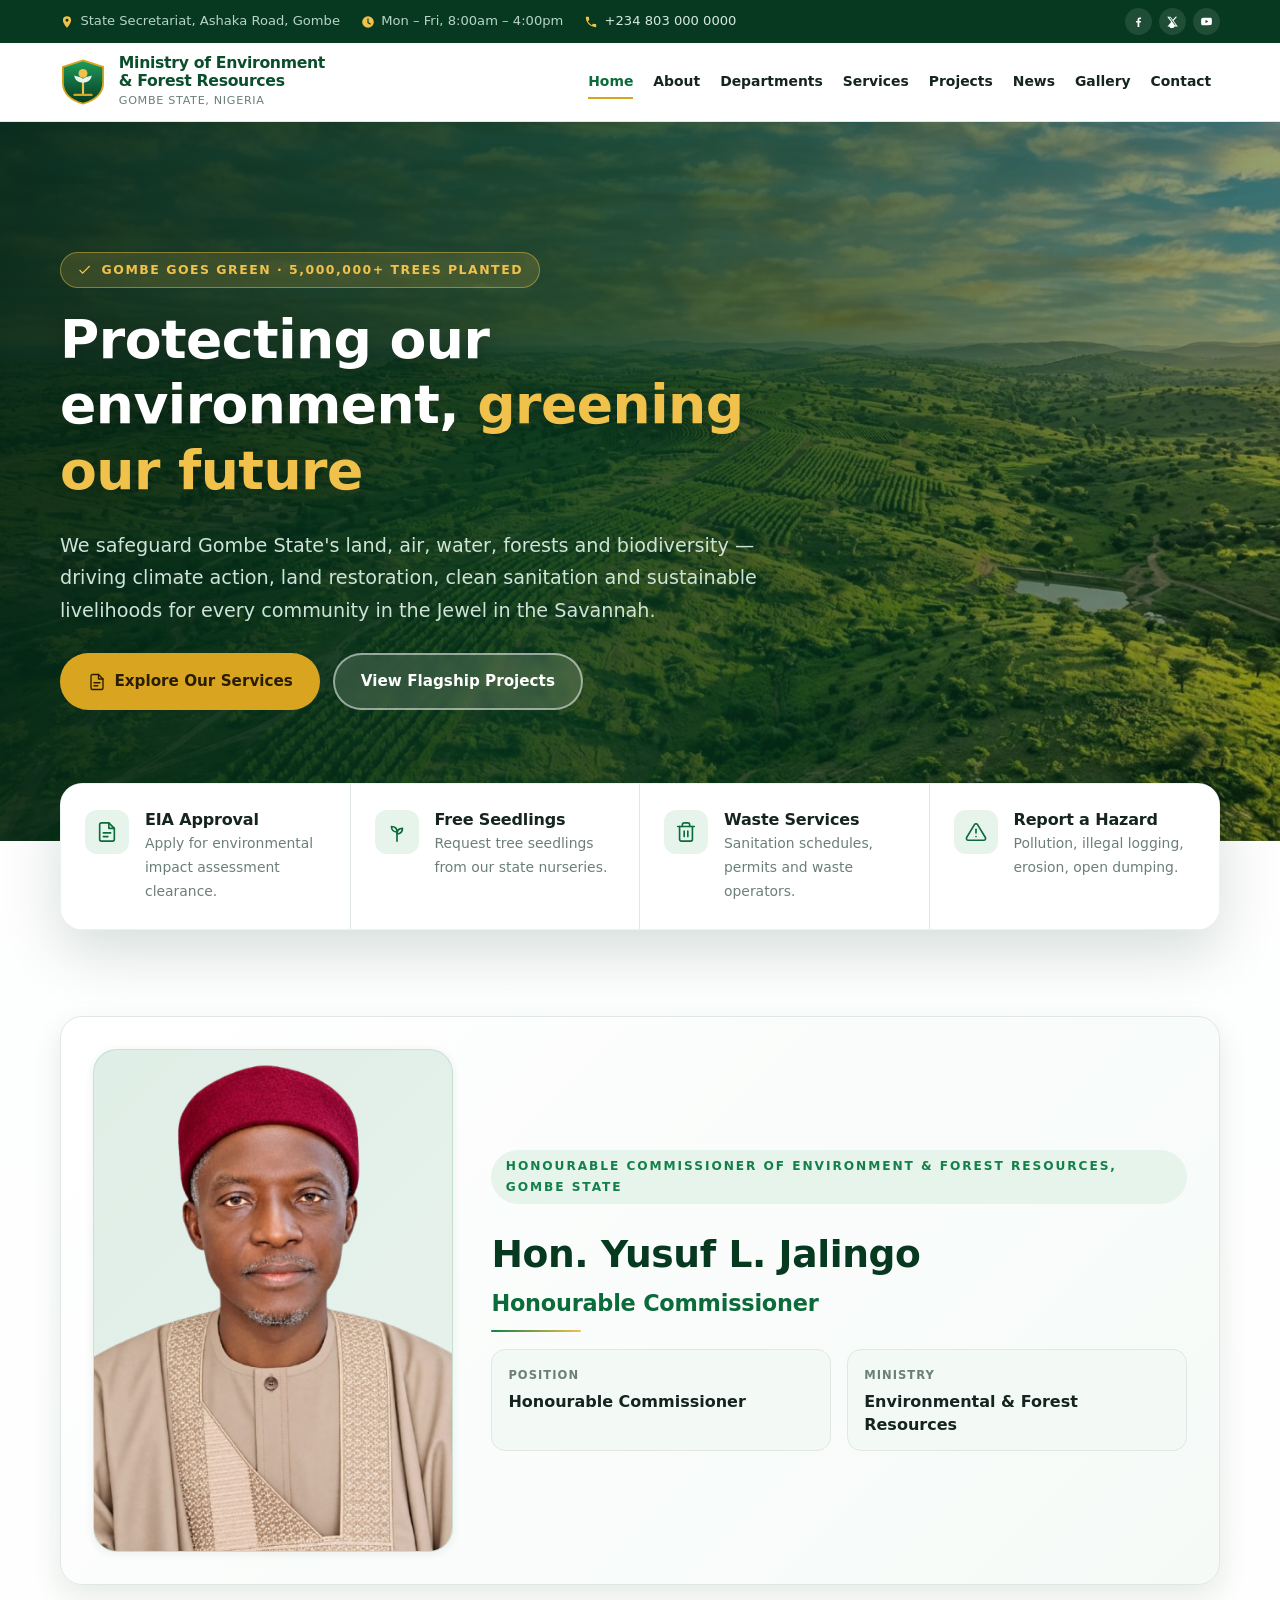
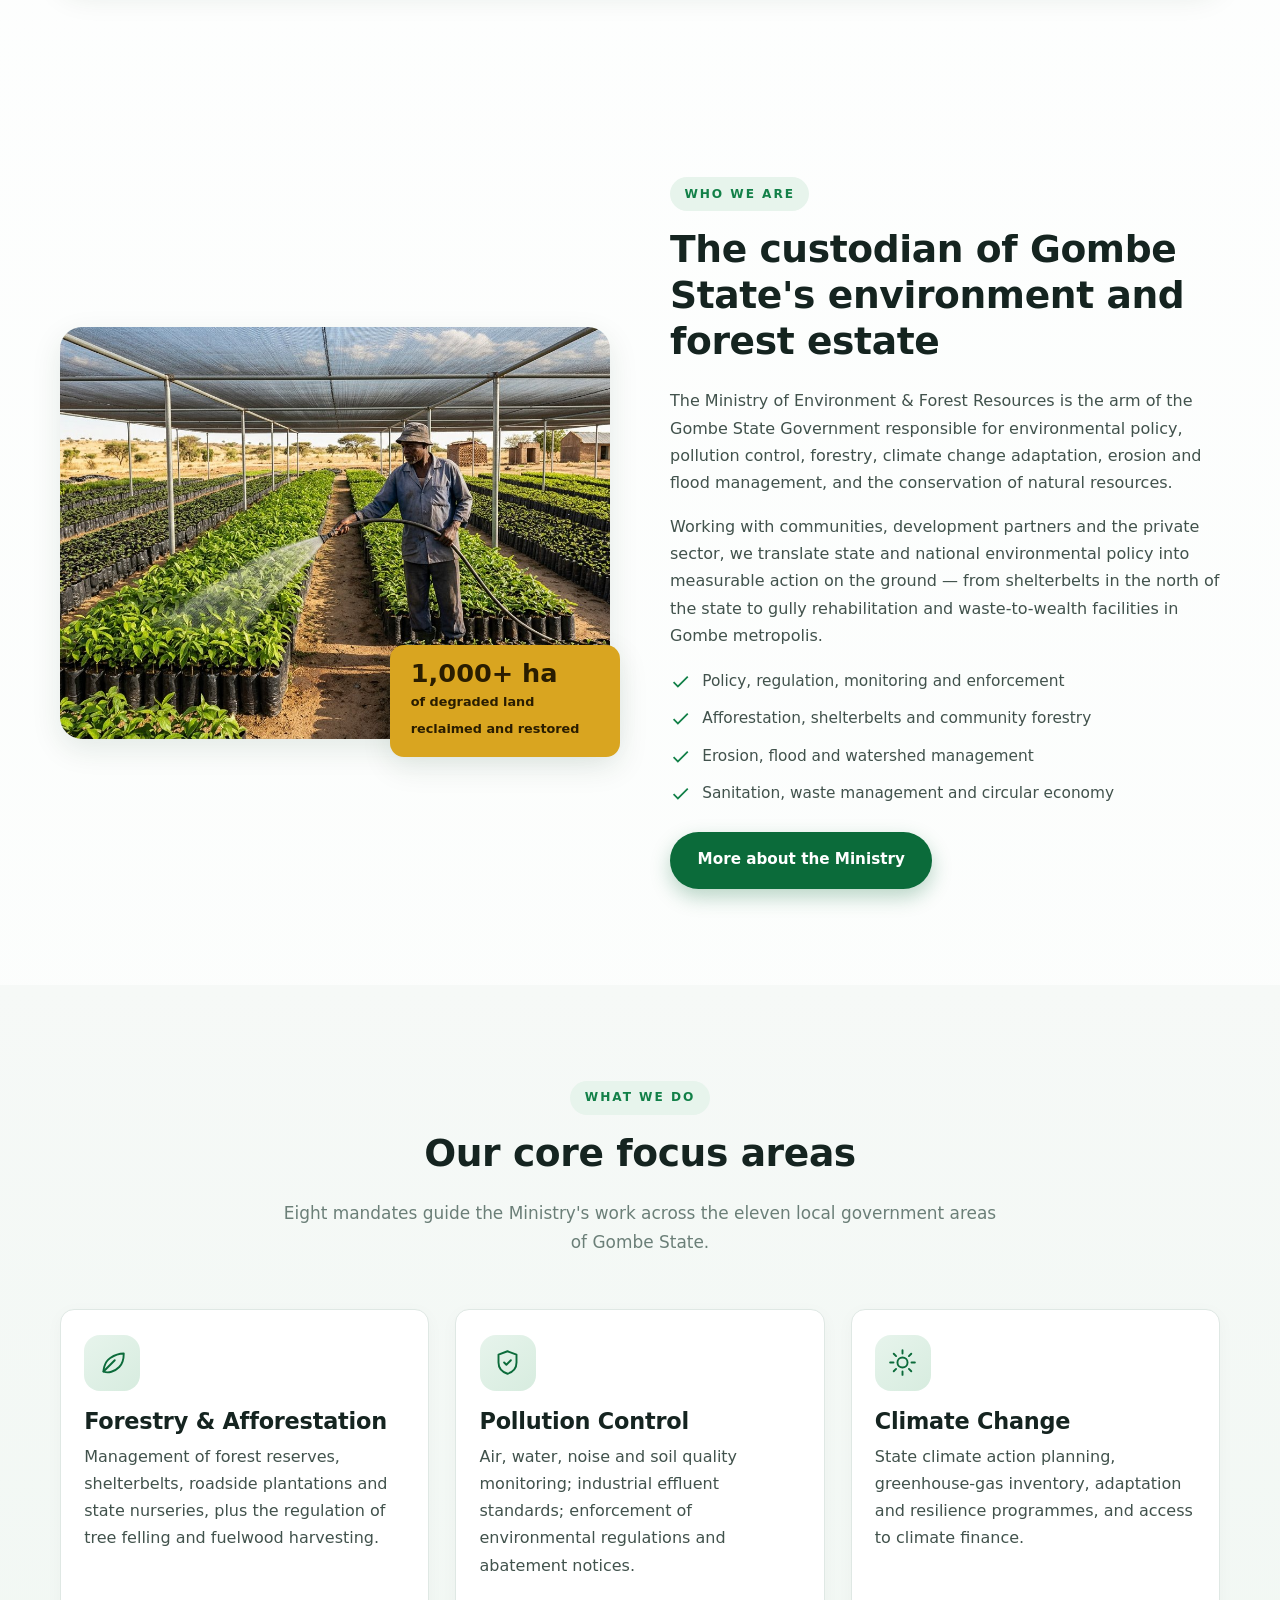
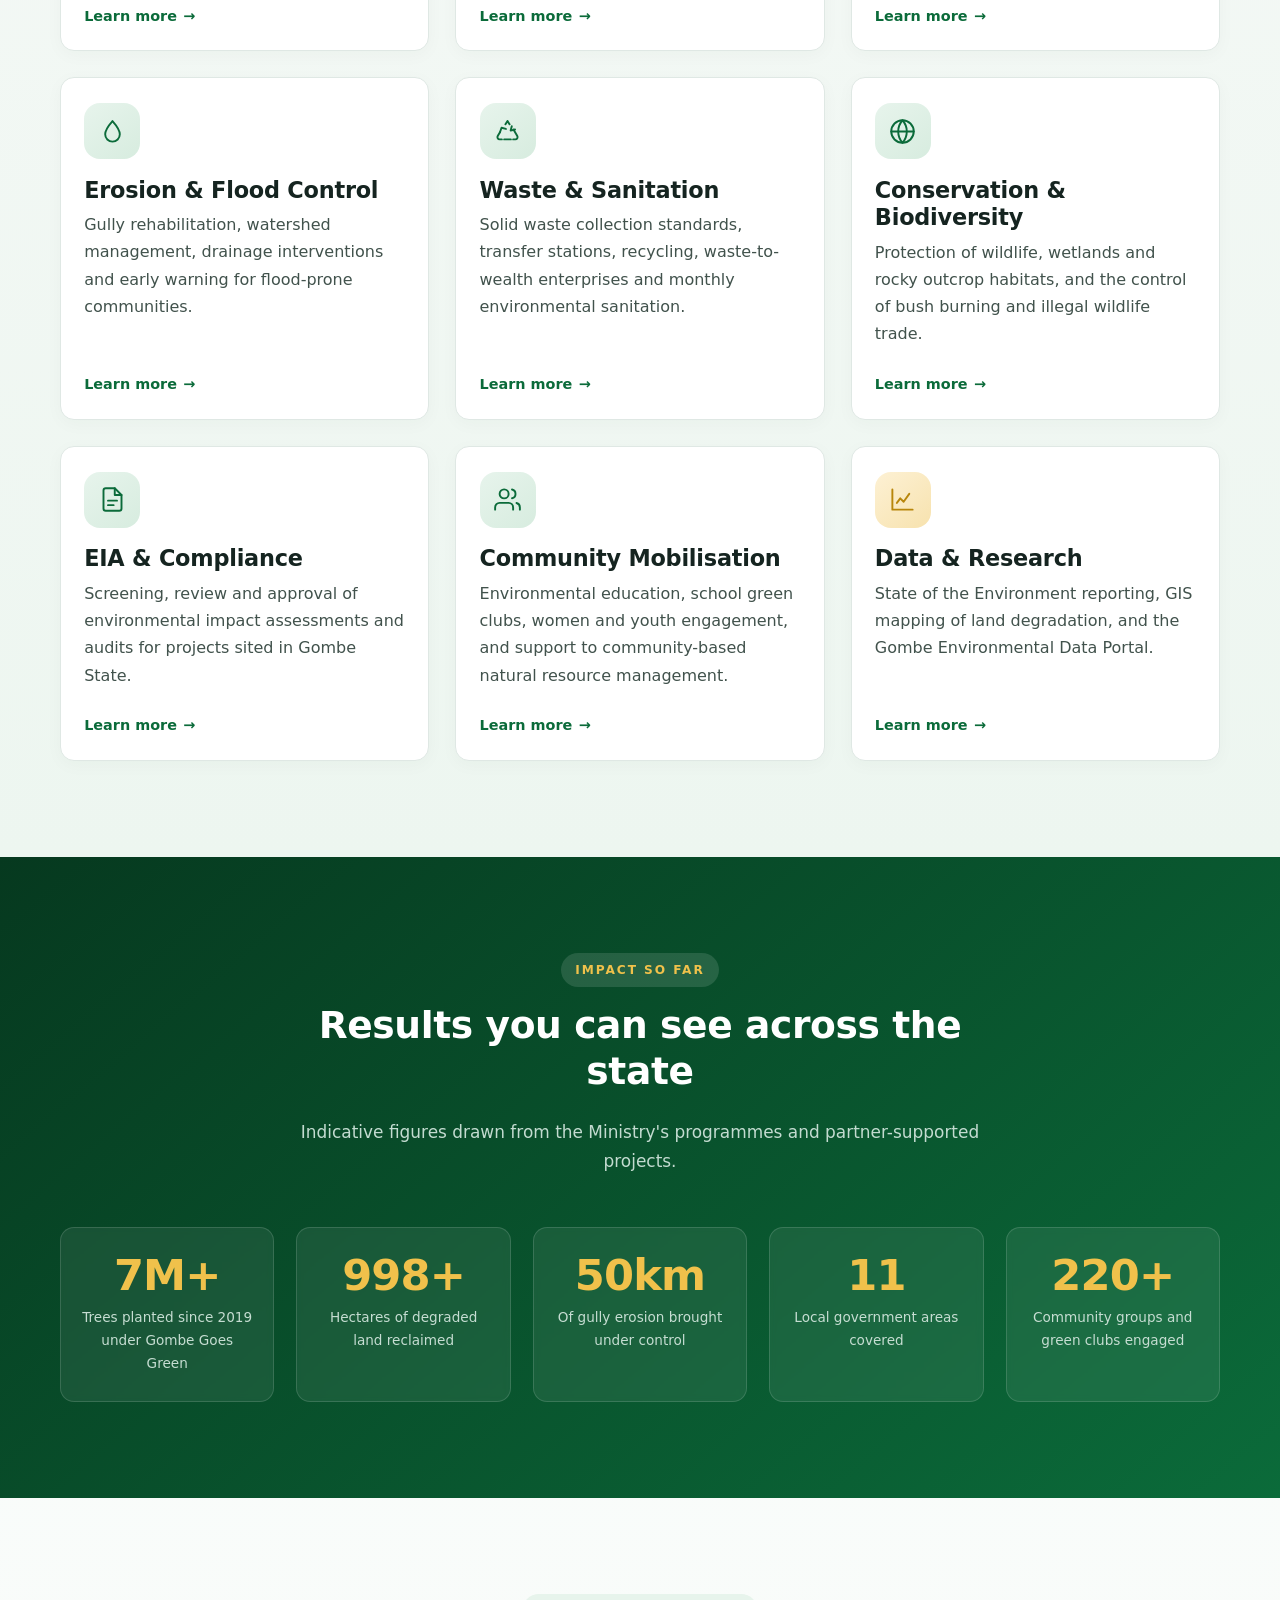
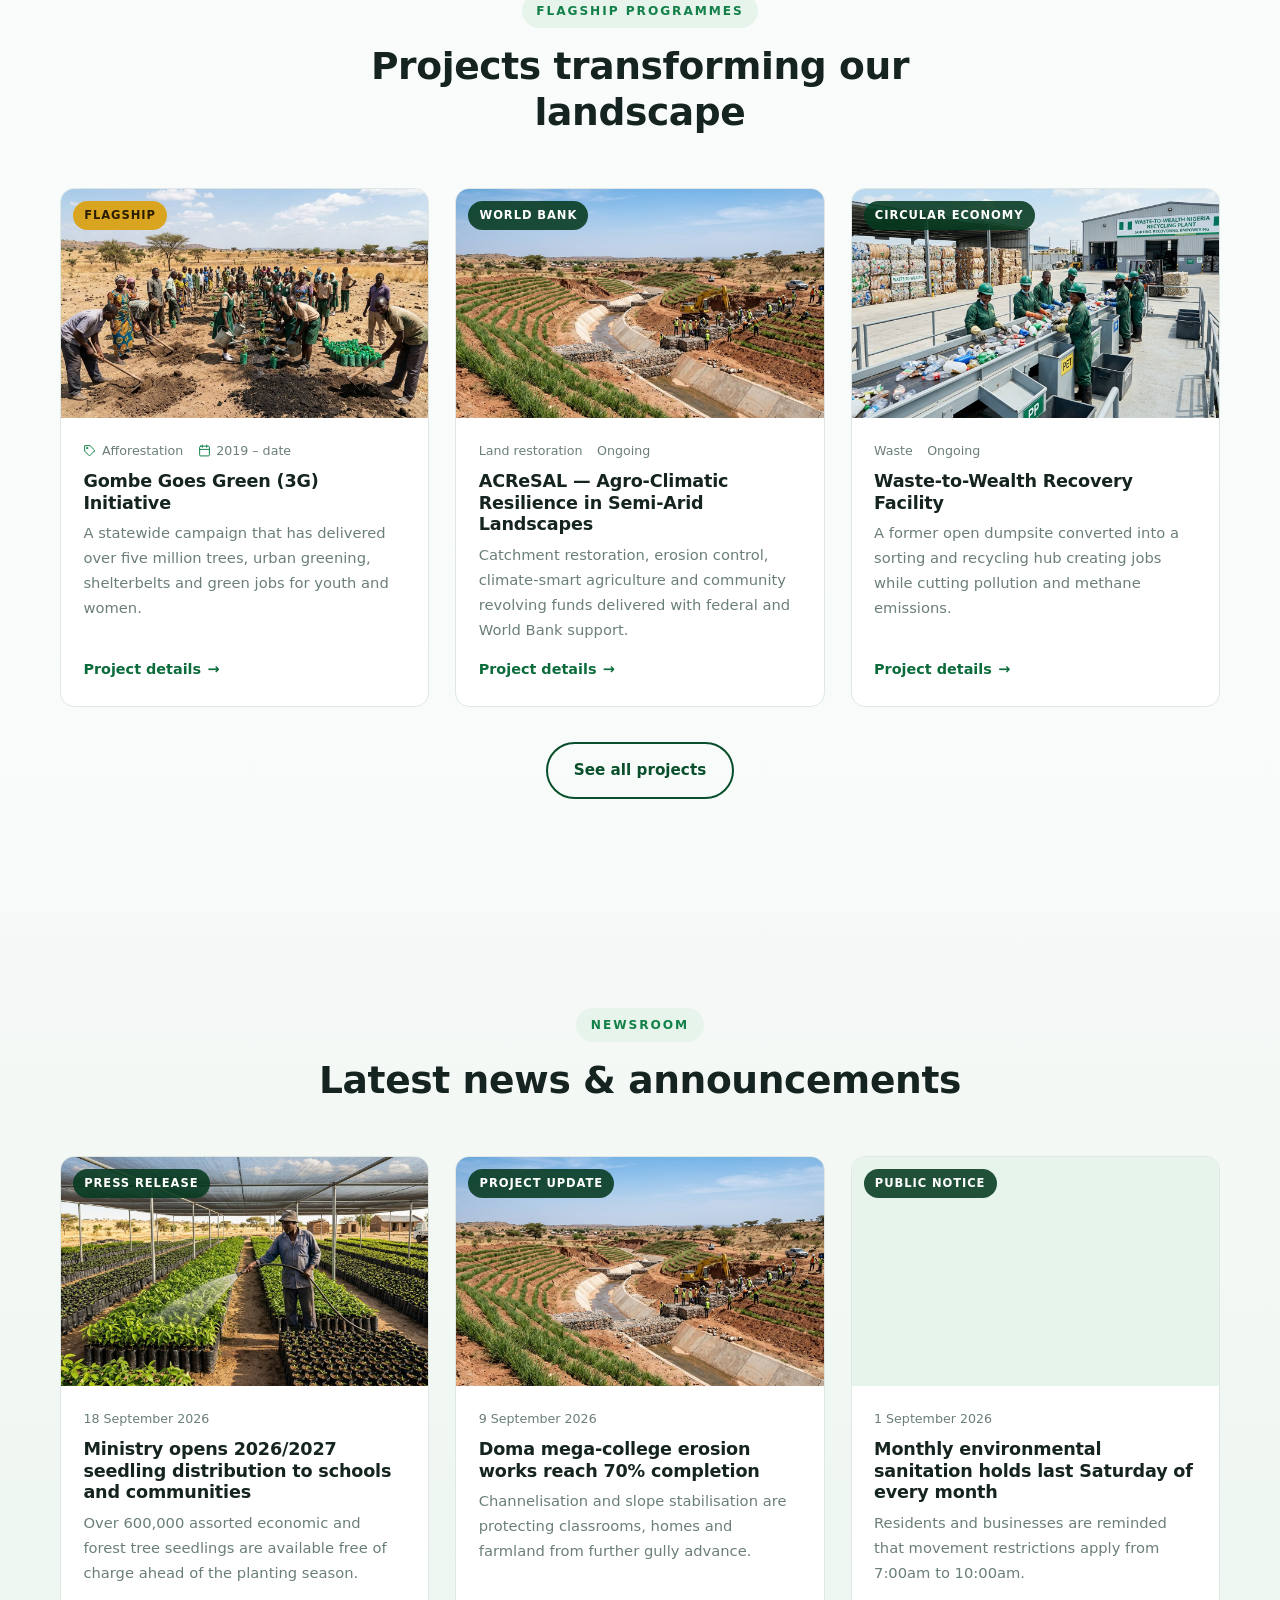
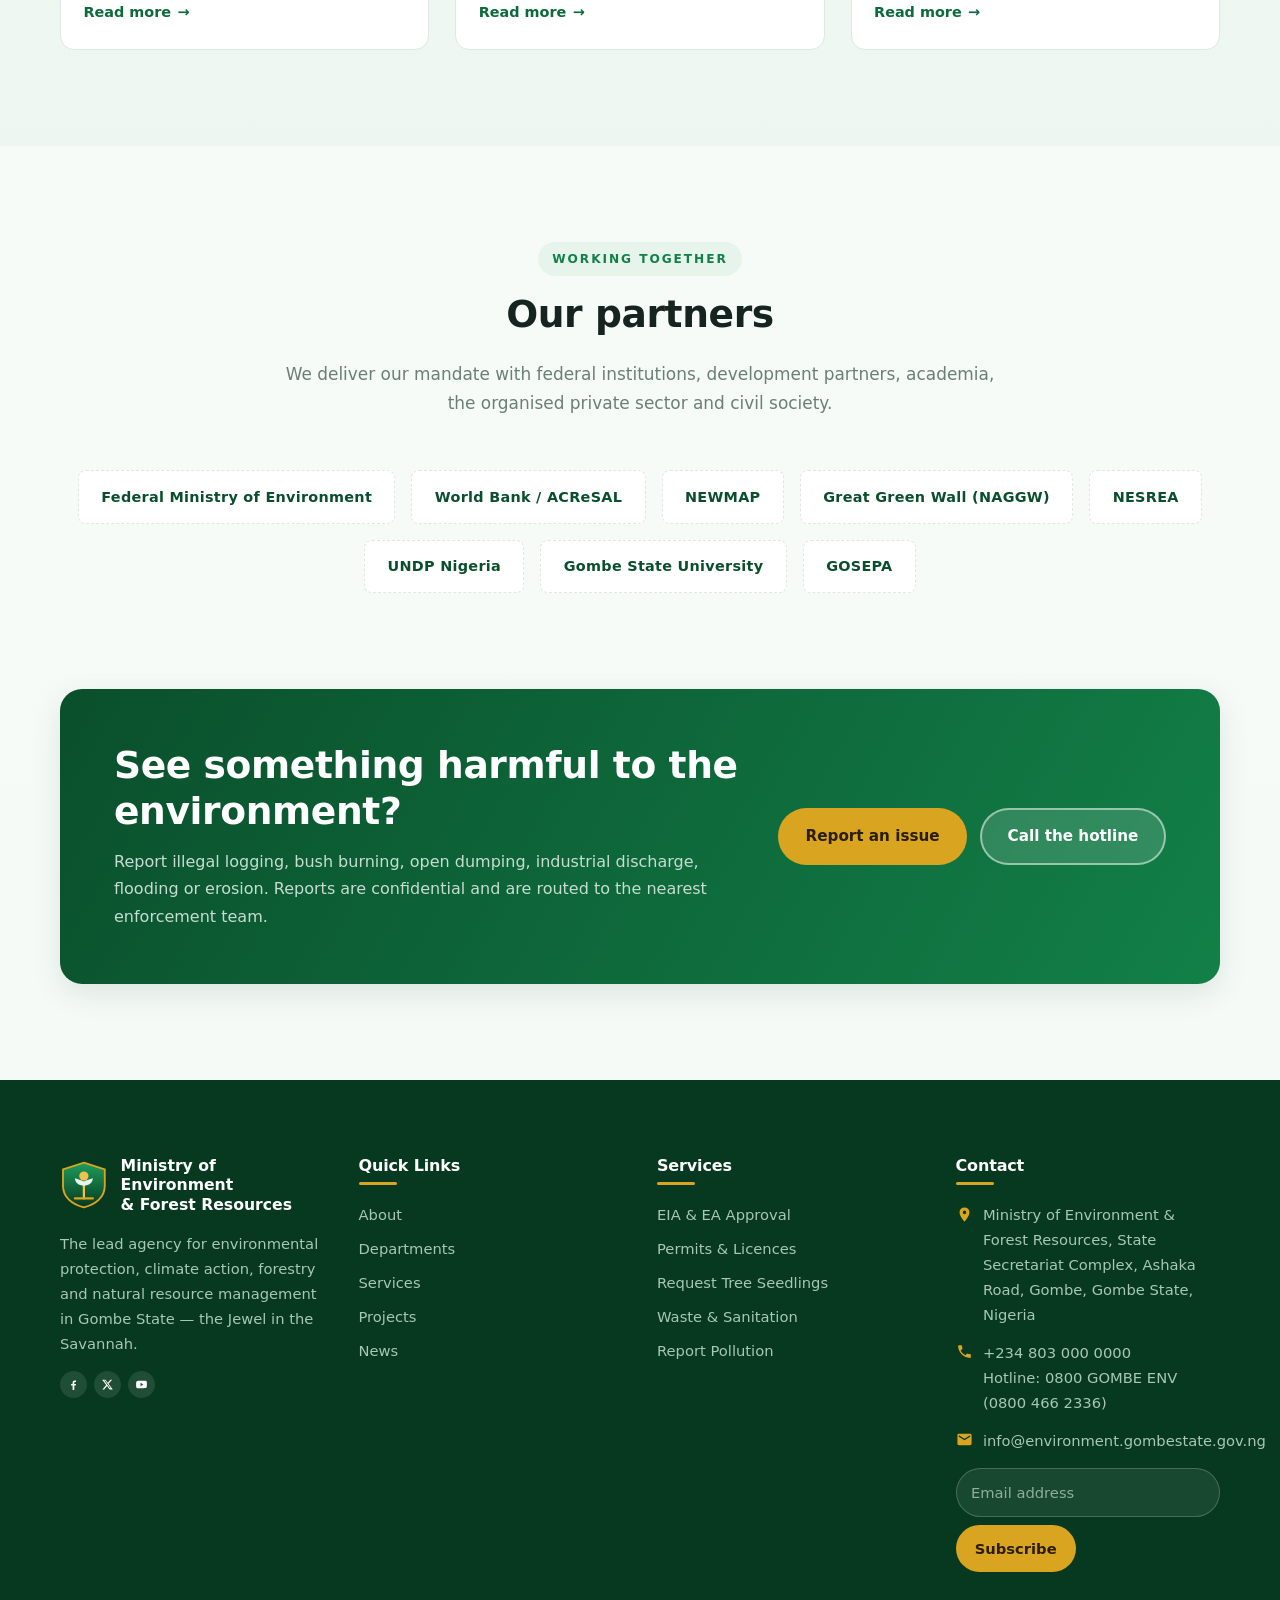
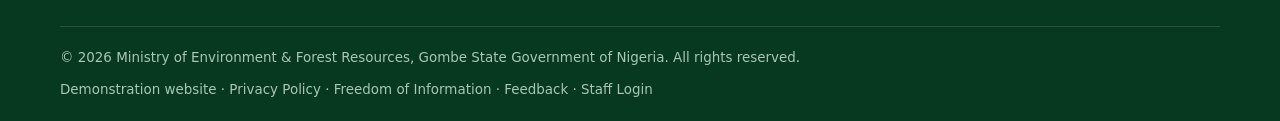
<file: index.html>
<!DOCTYPE html>
<html lang="en">

<head>
  <meta charset="UTF-8">

  <meta name="viewport" content="width=device-width, initial-scale=1">

  <meta
    name="description"
    content="Official website of the Gombe State Ministry of Environment & Forest Resources — environmental protection, afforestation, climate action, erosion control and waste management."
  >

  <meta name="theme-color" content="#0b6b3a">

  <meta property="og:title" content="Home">

  <meta
    property="og:description"
    content="Official website of the Gombe State Ministry of Environment & Forest Resources — environmental protection, afforestation, climate action, erosion control and waste management."
  >

  <meta property="og:type" content="website">

  <title>
    Home | Ministry of Environment & Forest Resources, Gombe State Government of Nigeria
  </title>

  <link
    rel="icon"
    href="data:image/svg+xml,%3Csvg xmlns='http://www.w3.org/2000/svg' viewBox='0 0 64 64'%3E%3Crect width='64' height='64' rx='14' fill='%230b6b3a'/%3E%3Cpath d='M32 52V28' stroke='%23f0c14b' stroke-width='4'/%3E%3Cpath d='M32 34c-9 0-15-6-15-13 5 2 11 2.5 15 5.5 4-3 10-3.5 15-5.5 0 7-6 13-15 13z' fill='%23e7f4ec'/%3E%3C/svg%3E"
  >

  <link rel="stylesheet" href="assets/css/style.css">
</head>

<body>

  <a class="skip-link" href="#main">
    Skip to main content
  </a>


  <!-- =====================================================
       TOP BAR
  ====================================================== -->

  <div class="topbar">

    <div class="container">

      <ul class="topbar-list">

        <li>
          <svg viewBox="0 0 24 24" fill="currentColor" aria-hidden="true">
            <path d="M12 2a7 7 0 0 0-7 7c0 5.3 7 13 7 13s7-7.7 7-13a7 7 0 0 0-7-7Zm0 9.5A2.5 2.5 0 1 1 12 6.5a2.5 2.5 0 0 1 0 5Z"/>
          </svg>

          State Secretariat, Ashaka Road, Gombe
        </li>

        <li>
          <svg viewBox="0 0 24 24" fill="currentColor" aria-hidden="true">
            <path d="M12 2a10 10 0 1 0 0 20 10 10 0 0 0 0-20Zm1 10.6 4 2.3-1 1.7-5-2.9V6h2Z"/>
          </svg>

          Mon – Fri, 8:00am – 4:00pm
        </li>

        <li>
          <svg viewBox="0 0 24 24" fill="currentColor" aria-hidden="true">
            <path d="M6.6 10.8a15 15 0 0 0 6.6 6.6l2.2-2.2a1 1 0 0 1 1-.2 11 11 0 0 0 3.5.6 1 1 0 0 1 1 1V20a1 1 0 0 1-1 1A17 17 0 0 1 3 4a1 1 0 0 1 1-1h3.5a1 1 0 0 1 1 1 11 11 0 0 0 .6 3.5 1 1 0 0 1-.3 1Z"/>
          </svg>

          <a href="tel:+2348030000000">
            +234 803 000 0000
          </a>
        </li>

      </ul>


      <div class="socials" aria-label="Social media">

        <a href="#" aria-label="Facebook">
          <svg viewBox="0 0 24 24" fill="currentColor" aria-hidden="true">
            <path d="M13.5 22v-8h2.7l.4-3.1h-3.1V8.9c0-.9.3-1.5 1.6-1.5h1.6V4.6c-.3 0-1.3-.1-2.4-.1-2.4 0-4 1.4-4 4.1v2.3H7.6V14h2.7v8Z"/>
          </svg>
        </a>

        <a href="#" aria-label="X (Twitter)">
          <svg viewBox="0 0 24 24" fill="currentColor" aria-hidden="true">
            <path d="M17.5 3h3l-6.6 7.6L21.8 21h-6l-4.7 6.1L5.7 21H2.6l7-8.1L2.2 3h6.1l4.3 5.6Zm-1.1 16h1.7L7.7 4.8H5.9Z"/>
          </svg>
        </a>

        <a href="#" aria-label="YouTube">
          <svg viewBox="0 0 24 24" fill="currentColor" aria-hidden="true">
            <path d="M22 12s0-3.3-.4-4.9a2.6 2.6 0 0 0-1.8-1.8C18.1 5 12 5 12 5s-6.1 0-7.8.4a2.6 2.6 0 0 0-1.8 1.8C2 8.7 2 12 2 12s0 3.3.4 4.9a2.6 2.6 0 0 0 1.8 1.8C5.9 19 12 19 12 19s6.1 0 7.8-.4a2.6 2.6 0 0 0 1.8-1.8C22 15.3 22 12 22 12Zm-11.8 3.1V8.9l5.2 3.1Z"/>
          </svg>
        </a>

      </div>

    </div>

  </div>


  <!-- =====================================================
       HEADER
  ====================================================== -->

  <header class="site-header">

    <div class="container nav-wrap">

      <a class="brand" href="index.html">

        <svg
          class="crest"
          viewBox="0 0 64 64"
          role="img"
          aria-label="Gombe State coat of arms"
        >

          <defs>

            <linearGradient id="cg" x1="0" y1="0" x2="0" y2="1">
              <stop offset="0" stop-color="#1e9d5c"/>
              <stop offset="1" stop-color="#06391f"/>
            </linearGradient>

          </defs>

          <path
            d="M32 2 60 11v22c0 15-11.7 25-28 29C15.7 58 4 48 4 33V11z"
            fill="url(#cg)"
            stroke="#d9a520"
            stroke-width="2.5"
          />

          <circle
            cx="32"
            cy="20"
            r="6.2"
            fill="#f0c14b"
          />

          <path
            d="M32 50V31"
            stroke="#f0c14b"
            stroke-width="3"
            stroke-linecap="round"
          />

          <path
            d="M32 33c-7 0-12-4.6-12-10 4 1.6 8.4 2 12 4.4 3.6-2.4 8-2.8 12-4.4 0 5.4-5 10-12 10z"
            fill="#e7f4ec"
          />

          <path
            d="M20 50h24"
            stroke="#d9a520"
            stroke-width="3"
            stroke-linecap="round"
          />

        </svg>


        <span class="brand-text">

          <strong>
            Ministry of Environment<br>
            &amp; Forest Resources
          </strong>

          <span>
            Gombe State, Nigeria
          </span>

        </span>

      </a>


      <button
        class="nav-toggle"
        aria-expanded="false"
        aria-controls="primary-nav"
        aria-label="Toggle navigation menu"
      >
        <span></span>
        <span></span>
        <span></span>
      </button>


      <nav
        class="main-nav"
        id="primary-nav"
        aria-label="Primary"
      >

        <ul>

          <li>
            <a
              href="index.html"
              class="active"
              aria-current="page"
            >
              Home
            </a>
          </li>

          <li>
            <a href="about.html">
              About
            </a>
          </li>

          <li>
            <a href="departments.html">
              Departments
            </a>
          </li>

          <li>
            <a href="services.html">
              Services
            </a>
          </li>

          <li>
            <a href="projects.html">
              Projects
            </a>
          </li>

          <li>
            <a href="news.html">
              News
            </a>
          </li>

          <li>
            <a href="gallery.html">
              Gallery
            </a>
          </li>

          <li>
            <a href="contact.html">
              Contact
            </a>
          </li>

        </ul>


        <div class="nav-cta">

          <a
            class="btn btn-primary btn-sm"
            href="contact.html#report"
          >

            <svg
              viewBox="0 0 24 24"
              fill="none"
              stroke="currentColor"
              stroke-width="1.8"
              stroke-linecap="round"
              stroke-linejoin="round"
              aria-hidden="true"
            >

              <path d="M10.3 3.9 1.8 18a2 2 0 0 0 1.7 3h17a2 2 0 0 0 1.7-3L13.7 3.9a2 2 0 0 0-3.4 0Z"/>
              <path d="M12 9v4"/>
              <path d="M12 17h.01"/>

            </svg>

            Report an Issue

          </a>

        </div>

      </nav>

    </div>

  </header>


  <div class="nav-backdrop"></div>


  <main id="main">


    <!-- =====================================================
         HERO
    ====================================================== -->

    <section class="hero">

      <div class="hero-slides">

        <div
          class="hero-slide active"
          style="background-image:url('assets/img/hero-1.jpg')"
        ></div>

        <div
          class="hero-slide"
          style="background-image:url('assets/img/afforestation.jpg')"
        ></div>

        <div
          class="hero-slide"
          style="background-image:url('assets/img/erosion.jpg')"
        ></div>

      </div>


      <div class="container">

        <div class="hero-inner">

          <span class="hero-badge">

            <svg
              viewBox="0 0 24 24"
              fill="currentColor"
              aria-hidden="true"
            >
              <path d="M9 16.2 4.8 12l-1.4 1.4L9 19 21 7l-1.4-1.4z"/>
            </svg>

            Gombe Goes Green &middot; 5,000,000+ trees planted

          </span>


          <h1>
            Protecting our environment,
            <em>greening our future</em>
          </h1>


          <p>
            We safeguard Gombe State's land, air, water, forests and biodiversity —
            driving climate action, land restoration, clean sanitation and sustainable
            livelihoods for every community in the Jewel in the Savannah.
          </p>


          <div class="hero-actions">

            <a
              class="btn btn-gold"
              href="services.html"
            >

              <svg
                viewBox="0 0 24 24"
                fill="none"
                stroke="currentColor"
                stroke-width="1.8"
                stroke-linecap="round"
                stroke-linejoin="round"
                aria-hidden="true"
              >

                <path d="M14 2H6a2 2 0 0 0-2 2v16a2 2 0 0 0 2 2h12a2 2 0 0 0 2-2V8Z"/>
                <path d="M14 2v6h6"/>
                <path d="M8 13h8M8 17h5"/>

              </svg>

              Explore Our Services

            </a>


            <a
              class="btn btn-light"
              href="projects.html"
            >
              View Flagship Projects
            </a>

          </div>

        </div>

      </div>


      <div
        class="hero-dots"
        aria-label="Slide navigation"
      ></div>

    </section>


    <!-- =====================================================
         QUICK SERVICES
    ====================================================== -->

    <section class="quick-strip">

      <div class="container">

        <div class="grid g-4">


          <a
            class="quick-item"
            href="services.html#eia"
          >

            <span class="ico">

              <svg
                viewBox="0 0 24 24"
                fill="none"
                stroke="currentColor"
                stroke-width="1.8"
                stroke-linecap="round"
                stroke-linejoin="round"
                aria-hidden="true"
              >

                <path d="M14 2H6a2 2 0 0 0-2 2v16a2 2 0 0 0 2 2h12a2 2 0 0 0 2-2V8Z"/>
                <path d="M14 2v6h6"/>
                <path d="M8 13h8M8 17h5"/>

              </svg>

            </span>


            <span>

              <h4>
                EIA Approval
              </h4>

              <p>
                Apply for environmental impact assessment clearance.
              </p>

            </span>

          </a>


          <a
            class="quick-item"
            href="services.html#seedlings"
          >

            <span class="ico">

              <svg
                viewBox="0 0 24 24"
                fill="none"
                stroke="currentColor"
                stroke-width="1.8"
                stroke-linecap="round"
                stroke-linejoin="round"
                aria-hidden="true"
              >

                <path d="M12 22V10"/>
                <path d="M12 12C8 12 6 9.5 6 6c4 0 6 2.5 6 6Z"/>
                <path d="M12 14c4 0 6-2.5 6-6-4 0-6 2.5-6 6Z"/>

              </svg>

            </span>


            <span>

              <h4>
                Free Seedlings
              </h4>

              <p>
                Request tree seedlings from our state nurseries.
              </p>

            </span>

          </a>


          <a
            class="quick-item"
            href="services.html#waste"
          >

            <span class="ico">

              <svg
                viewBox="0 0 24 24"
                fill="none"
                stroke="currentColor"
                stroke-width="1.8"
                stroke-linecap="round"
                stroke-linejoin="round"
                aria-hidden="true"
              >

                <path d="M3 6h18"/>
                <path d="M8 6V4a2 2 0 0 1 2-2h4a2 2 0 0 1 2 2v2"/>
                <path d="M19 6v14a2 2 0 0 1-2 2H7a2 2 0 0 1-2-2V6"/>
                <path d="M10 11v6M14 11v6"/>

              </svg>

            </span>


            <span>

              <h4>
                Waste Services
              </h4>

              <p>
                Sanitation schedules, permits and waste operators.
              </p>

            </span>

          </a>


          <a
            class="quick-item"
            href="contact.html#report"
          >

            <span class="ico">

              <svg
                viewBox="0 0 24 24"
                fill="none"
                stroke="currentColor"
                stroke-width="1.8"
                stroke-linecap="round"
                stroke-linejoin="round"
                aria-hidden="true"
              >

                <path d="M10.3 3.9 1.8 18a2 2 0 0 0 1.7 3h17a2 2 0 0 0 1.7-3L13.7 3.9a2 2 0 0 0-3.4 0Z"/>
                <path d="M12 9v4"/>
                <path d="M12 17h.01"/>

              </svg>

            </span>


            <span>

              <h4>
                Report a Hazard
              </h4>

              <p>
                Pollution, illegal logging, erosion, open dumping.
              </p>

            </span>

          </a>


        </div>

      </div>

    </section>


    <!-- =====================================================
         COMMISSIONER PROFILE
    ====================================================== -->

    <section class="section commissioner-section">

      <div class="container">

        <div class="commissioner-card">


          <!-- COMMISSIONER IMAGE -->

          <div class="commissioner-image">

            <img
              src="assets/img/commissioner.png"
              alt="Commissioner of the Gombe State Ministry of Environmental & Forest Resources"
              loading="lazy"
              decoding="async"
            >

          </div>

          <!-- COMMISSIONER INFORMATION -->

          <div class="commissioner-content">

            <span class="eyebrow">
              Honourable Commissioner of Environment &amp; Forest Resources, Gombe State
            </span>


            <h2>
              Hon. Yusuf L. Jalingo
            </h2>


            <h3>
              Honourable Commissioner
            </h3>



            <div class="commissioner-divider"></div>


            <div class="commissioner-details">

              <div>

                <span class="detail-label">
                  Position
                </span>

                <strong>
                  Honourable Commissioner
                </strong>

              </div>


              <div>

                <span class="detail-label">
                  Ministry
                </span>

                <strong>
                  Environmental &amp; Forest Resources
                </strong>

              </div>

            </div>

          </div>


        </div>

      </div>

    </section>


    <!-- =====================================================
         ABOUT PREVIEW
    ====================================================== -->

    <section class="section">

      <div class="container split">


        <div class="split-media reveal">

          <img
            loading="lazy"
            decoding="async"
            src="assets/img/nursery.jpg"
            alt="Seedlings being nurtured at a Gombe State government tree nursery"
          >


          <div class="media-badge">

            <strong>
              1,000+ ha
            </strong>

            <span>
              of degraded land reclaimed and restored
            </span>

          </div>

        </div>


        <div class="reveal">

          <span class="eyebrow">
            Who we are
          </span>


          <h2>
            The custodian of Gombe State's environment and forest estate
          </h2>


          <p>
            The Ministry of Environment &amp; Forest Resources is the arm
            of the Gombe State Government responsible for environmental policy,
            pollution control, forestry, climate change adaptation, erosion and
            flood management, and the conservation of natural resources.
          </p>


          <p>
            Working with communities, development partners and the private sector,
            we translate state and national environmental policy into measurable
            action on the ground — from shelterbelts in the north of the state
            to gully rehabilitation and waste-to-wealth facilities in Gombe metropolis.
          </p>


          <ul class="ticks">

            <li>

              <svg
                viewBox="0 0 24 24"
                fill="currentColor"
                aria-hidden="true"
              >
                <path d="M9 16.2 4.8 12l-1.4 1.4L9 19 21 7l-1.4-1.4z"/>
              </svg>

              <span>
                Policy, regulation, monitoring and enforcement
              </span>

            </li>


            <li>

              <svg
                viewBox="0 0 24 24"
                fill="currentColor"
                aria-hidden="true"
              >
                <path d="M9 16.2 4.8 12l-1.4 1.4L9 19 21 7l-1.4-1.4z"/>
              </svg>

              <span>
                Afforestation, shelterbelts and community forestry
              </span>

            </li>


            <li>

              <svg
                viewBox="0 0 24 24"
                fill="currentColor"
                aria-hidden="true"
              >
                <path d="M9 16.2 4.8 12l-1.4 1.4L9 19 21 7l-1.4-1.4z"/>
              </svg>

              <span>
                Erosion, flood and watershed management
              </span>

            </li>


            <li>

              <svg
                viewBox="0 0 24 24"
                fill="currentColor"
                aria-hidden="true"
              >
                <path d="M9 16.2 4.8 12l-1.4 1.4L9 19 21 7l-1.4-1.4z"/>
              </svg>

              <span>
                Sanitation, waste management and circular economy
              </span>

            </li>

          </ul>


          <a
            class="btn btn-primary"
            href="about.html"
          >
            More about the Ministry
          </a>

        </div>

      </div>

    </section>


    <!-- =====================================================
         FOCUS AREAS
    ====================================================== -->

    <section class="section section--soft">

      <div class="container">


        <div class="section-head reveal">

          <span class="eyebrow">
            What we do
          </span>

          <h2>
            Our core focus areas
          </h2>

          <p class="lede">
            Eight mandates guide the Ministry's work across the eleven
            local government areas of Gombe State.
          </p>

        </div>


        <div class="grid g-3">


          <article class="card reveal">

            <span class="ico">

              <svg
                viewBox="0 0 24 24"
                fill="none"
                stroke="currentColor"
                stroke-width="1.8"
                stroke-linecap="round"
                stroke-linejoin="round"
                aria-hidden="true"
              >

                <path d="M4 20s0-8 6-12 12-4 12-4 0 8-4 12-10 6-14 4Z"/>
                <path d="M4 20 14 10"/>

              </svg>

            </span>


            <h3>
              Forestry &amp; Afforestation
            </h3>

            <p>
              Management of forest reserves, shelterbelts, roadside plantations
              and state nurseries, plus the regulation of tree felling and fuelwood harvesting.
            </p>

            <a
              class="card-link"
              href="departments.html#forestry"
            >
              Learn more
            </a>

          </article>


          <article class="card reveal">

            <span class="ico">

              <svg
                viewBox="0 0 24 24"
                fill="none"
                stroke="currentColor"
                stroke-width="1.8"
                stroke-linecap="round"
                stroke-linejoin="round"
                aria-hidden="true"
              >

                <path d="M12 2 20 5v7c0 5-3.5 8.5-8 10-4.5-1.5-8-5-8-10V5Z"/>
                <path d="m9 12 2 2 4-4"/>

              </svg>

            </span>


            <h3>
              Pollution Control
            </h3>

            <p>
              Air, water, noise and soil quality monitoring; industrial effluent
              standards; enforcement of environmental regulations and abatement notices.
            </p>

            <a
              class="card-link"
              href="departments.html#pollution"
            >
              Learn more
            </a>

          </article>


          <article class="card reveal">

            <span class="ico">

              <svg
                viewBox="0 0 24 24"
                fill="none"
                stroke="currentColor"
                stroke-width="1.8"
                stroke-linecap="round"
                stroke-linejoin="round"
                aria-hidden="true"
              >

                <circle cx="12" cy="12" r="4.5"/>
                <path d="M12 1v3M12 20v3M4.2 4.2l2.1 2.1M17.7 17.7l2.1 2.1M1 12h3M20 12h3M4.2 19.8l2.1-2.1M17.7 6.3l2.1-2.1"/>

              </svg>

            </span>


            <h3>
              Climate Change
            </h3>

            <p>
              State climate action planning, greenhouse-gas inventory,
              adaptation and resilience programmes, and access to climate finance.
            </p>

            <a
              class="card-link"
              href="departments.html#climate"
            >
              Learn more
            </a>

          </article>


          <article class="card reveal">

            <span class="ico">

              <svg
                viewBox="0 0 24 24"
                fill="none"
                stroke="currentColor"
                stroke-width="1.8"
                stroke-linecap="round"
                stroke-linejoin="round"
                aria-hidden="true"
              >

                <path d="M12 2.7S5.5 10 5.5 14.5a6.5 6.5 0 0 0 13 0C18.5 10 12 2.7 12 2.7Z"/>

              </svg>

            </span>


            <h3>
              Erosion &amp; Flood Control
            </h3>

            <p>
              Gully rehabilitation, watershed management, drainage interventions
              and early warning for flood-prone communities.
            </p>

            <a
              class="card-link"
              href="projects.html"
            >
              Learn more
            </a>

          </article>


          <article class="card reveal">

            <span class="ico">

              <svg
                viewBox="0 0 24 24"
                fill="none"
                stroke="currentColor"
                stroke-width="1.8"
                stroke-linecap="round"
                stroke-linejoin="round"
                aria-hidden="true"
              >

                <path d="M7 19H5a2 2 0 0 1-1.7-3l2-3.3"/>
                <path d="M17 19h2a2 2 0 0 0 1.7-3l-3.4-5.8"/>
                <path d="m10.2 5.6 1.8-3 1.8 3"/>
                <path d="M9 19h6"/>
                <path d="m5.3 12.7 1.4-4 3.9 1"/>
                <path d="m18.7 10.2-3.9 1 1-3.9"/>

              </svg>

            </span>


            <h3>
              Waste &amp; Sanitation
            </h3>

            <p>
              Solid waste collection standards, transfer stations, recycling,
              waste-to-wealth enterprises and monthly environmental sanitation.
            </p>

            <a
              class="card-link"
              href="services.html#waste"
            >
              Learn more
            </a>

          </article>


          <article class="card reveal">

            <span class="ico">

              <svg
                viewBox="0 0 24 24"
                fill="none"
                stroke="currentColor"
                stroke-width="1.8"
                stroke-linecap="round"
                stroke-linejoin="round"
                aria-hidden="true"
              >

                <circle cx="12" cy="12" r="10"/>
                <path d="M2 12h20"/>
                <path d="M12 2a15 15 0 0 1 0 20 15 15 0 0 1 0-20Z"/>

              </svg>

            </span>


            <h3>
              Conservation &amp; Biodiversity
            </h3>

            <p>
              Protection of wildlife, wetlands and rocky outcrop habitats,
              and the control of bush burning and illegal wildlife trade.
            </p>

            <a
              class="card-link"
              href="departments.html#conservation"
            >
              Learn more
            </a>

          </article>


          <article class="card reveal">

            <span class="ico">

              <svg
                viewBox="0 0 24 24"
                fill="none"
                stroke="currentColor"
                stroke-width="1.8"
                stroke-linecap="round"
                stroke-linejoin="round"
                aria-hidden="true"
              >

                <path d="M14 2H6a2 2 0 0 0-2 2v16a2 2 0 0 0 2 2h12a2 2 0 0 0 2-2V8Z"/>
                <path d="M14 2v6h6"/>
                <path d="M8 13h8M8 17h5"/>

              </svg>

            </span>


            <h3>
              EIA &amp; Compliance
            </h3>

            <p>
              Screening, review and approval of environmental impact assessments
              and audits for projects sited in Gombe State.
            </p>

            <a
              class="card-link"
              href="services.html#eia"
            >
              Learn more
            </a>

          </article>


          <article class="card reveal">

            <span class="ico">

              <svg
                viewBox="0 0 24 24"
                fill="none"
                stroke="currentColor"
                stroke-width="1.8"
                stroke-linecap="round"
                stroke-linejoin="round"
                aria-hidden="true"
              >

                <path d="M17 21v-2a4 4 0 0 0-4-4H5a4 4 0 0 0-4 4v2"/>
                <circle cx="9" cy="7" r="4"/>
                <path d="M23 21v-2a4 4 0 0 0-3-3.9"/>
                <path d="M16 3.1a4 4 0 0 1 0 7.8"/>

              </svg>

            </span>


            <h3>
              Community Mobilisation
            </h3>

            <p>
              Environmental education, school green clubs, women and youth engagement,
              and support to community-based natural resource management.
            </p>

            <a
              class="card-link"
              href="services.html"
            >
              Learn more
            </a>

          </article>


          <article class="card reveal card--gold">

            <span class="ico">

              <svg
                viewBox="0 0 24 24"
                fill="none"
                stroke="currentColor"
                stroke-width="1.8"
                stroke-linecap="round"
                stroke-linejoin="round"
                aria-hidden="true"
              >

                <path d="M3 3v18h18"/>
                <path d="m7 15 3-4 3 3 5-7"/>

              </svg>

            </span>


            <h3>
              Data &amp; Research
            </h3>

            <p>
              State of the Environment reporting, GIS mapping of land degradation,
              and the Gombe Environmental Data Portal.
            </p>

            <a
              class="card-link"
              href="news.html#downloads"
            >
              Learn more
            </a>

          </article>


        </div>

      </div>

    </section>


    <!-- =====================================================
         IMPACT STATS
    ====================================================== -->

    <section class="section section--green">

      <div class="container">


        <div class="section-head reveal">

          <span class="eyebrow">
            Impact so far
          </span>

          <h2>
            Results you can see across the state
          </h2>

          <p class="lede">
            Indicative figures drawn from the Ministry's programmes
            and partner-supported projects.
          </p>

        </div>


        <div class="stats reveal">


          <div class="stat">

            <span
              class="num"
              data-count="7"
              data-suffix="M+"
            >
              0
            </span>

            <span class="lbl">
              Trees planted since 2019 under Gombe Goes Green
            </span>

          </div>


          <div class="stat">

            <span
              class="num"
              data-count="1000"
              data-suffix="+"
            >
              0
            </span>

            <span class="lbl">
              Hectares of degraded land reclaimed
            </span>

          </div>


          <div class="stat">

            <span
              class="num"
              data-count="50"
              data-suffix="km"
            >
              0
            </span>

            <span class="lbl">
              Of gully erosion brought under control
            </span>

          </div>


          <div class="stat">

            <span
              class="num"
              data-count="11"
            >
              0
            </span>

            <span class="lbl">
              Local government areas covered
            </span>

          </div>


          <div class="stat">

            <span
              class="num"
              data-count="220"
              data-suffix="+"
            >
              0
            </span>

            <span class="lbl">
              Community groups and green clubs engaged
            </span>

          </div>


        </div>

      </div>

    </section>


    <!-- =====================================================
         PROJECTS
    ====================================================== -->

    <section class="section">

      <div class="container">


        <div class="section-head reveal">

          <span class="eyebrow">
            Flagship programmes
          </span>

          <h2>
            Projects transforming our landscape
          </h2>

        </div>


        <div class="grid g-3">


          <article class="mcard reveal">

            <div class="mcard-img">

              <img
                loading="lazy"
                decoding="async"
                src="assets/img/afforestation.jpg"
                alt="Community members planting tree seedlings"
              >

              <span class="tag gold">
                Flagship
              </span>

            </div>


            <div class="mcard-body">

              <div class="meta">

                <span>

                  <svg
                    viewBox="0 0 24 24"
                    fill="none"
                    stroke="currentColor"
                    stroke-width="1.8"
                    stroke-linecap="round"
                    stroke-linejoin="round"
                    aria-hidden="true"
                  >

                    <path d="M20.6 13.4 12 22l-9-9V3h10l7.6 7.6a2 2 0 0 1 0 2.8Z"/>
                    <circle cx="7.5" cy="7.5" r="1.2"/>

                  </svg>

                  Afforestation

                </span>


                <span>

                  <svg
                    viewBox="0 0 24 24"
                    fill="none"
                    stroke="currentColor"
                    stroke-width="1.8"
                    stroke-linecap="round"
                    stroke-linejoin="round"
                    aria-hidden="true"
                  >

                    <rect x="3" y="4" width="18" height="18" rx="2"/>
                    <path d="M16 2v4M8 2v4M3 10h18"/>

                  </svg>

                  2019 – date

                </span>

              </div>


              <h3>
                Gombe Goes Green (3G) Initiative
              </h3>


              <p>
                A statewide campaign that has delivered over five million trees,
                urban greening, shelterbelts and green jobs for youth and women.
              </p>


              <a
                class="card-link"
                href="projects.html#3g"
              >
                Project details
              </a>

            </div>

          </article>


          <article class="mcard reveal">

            <div class="mcard-img">

              <img
                loading="lazy"
                decoding="async"
                src="assets/img/erosion.jpg"
                alt="Gully erosion rehabilitation works"
              >

              <span class="tag">
                World Bank
              </span>

            </div>


            <div class="mcard-body">

              <div class="meta">

                <span>
                  Land restoration
                </span>

                <span>
                  Ongoing
                </span>

              </div>


              <h3>
                ACReSAL — Agro-Climatic Resilience in Semi-Arid Landscapes
              </h3>


              <p>
                Catchment restoration, erosion control, climate-smart agriculture
                and community revolving funds delivered with federal and World Bank support.
              </p>


              <a
                class="card-link"
                href="projects.html#acresal"
              >
                Project details
              </a>

            </div>

          </article>


          <article class="mcard reveal">

            <div class="mcard-img">

              <img
                loading="lazy"
                decoding="async"
                src="assets/img/waste.jpg"
                alt="Workers sorting recyclable materials"
              >

              <span class="tag">
                Circular economy
              </span>

            </div>


            <div class="mcard-body">

              <div class="meta">

                <span>
                  Waste
                </span>

                <span>
                  Ongoing
                </span>

              </div>


              <h3>
                Waste-to-Wealth Recovery Facility
              </h3>


              <p>
                A former open dumpsite converted into a sorting and recycling hub
                creating jobs while cutting pollution and methane emissions.
              </p>


              <a
                class="card-link"
                href="projects.html#waste"
              >
                Project details
              </a>

            </div>

          </article>


        </div>


        <p
          class="text-center"
          style="margin-top:2.2rem"
        >

          <a
            class="btn btn-ghost"
            href="projects.html"
          >
            See all projects
          </a>

        </p>

      </div>

    </section>


    <!-- =====================================================
         NEWS
    ====================================================== -->

    <section class="section section--soft">

      <div class="container">


        <div class="section-head reveal">

          <span class="eyebrow">
            Newsroom
          </span>

          <h2>
            Latest news &amp; announcements
          </h2>

        </div>


        <div class="grid g-3">


          <article class="mcard reveal">

            <div class="mcard-img">

              <img
                loading="lazy"
                decoding="async"
                src="assets/img/nursery.jpg"
                alt="Tree nursery"
              >

              <span class="tag">
                Press release
              </span>

            </div>


            <div class="mcard-body">

              <div class="meta">

                <span>
                  18 September 2026
                </span>

              </div>


              <h3>
                Ministry opens 2026/2027 seedling distribution to schools and communities
              </h3>


              <p>
                Over 600,000 assorted economic and forest tree seedlings are available
                free of charge ahead of the planting season.
              </p>


              <a
                class="card-link"
                href="news.html"
              >
                Read more
              </a>

            </div>

          </article>


          <article class="mcard reveal">

            <div class="mcard-img">

              <img
                loading="lazy"
                decoding="async"
                src="assets/img/erosion.jpg"
                alt="Erosion site"
              >

              <span class="tag">
                Project update
              </span>

            </div>


            <div class="mcard-body">

              <div class="meta">

                <span>
                  9 September 2026
                </span>

              </div>


              <h3>
                Doma mega-college erosion works reach 70% completion
              </h3>


              <p>
                Channelisation and slope stabilisation are protecting classrooms,
                homes and farmland from further gully advance.
              </p>


              <a
                class="card-link"
                href="news.html"
              >
                Read more
              </a>

            </div>

          </article>


          <article class="mcard reveal">

            <div class="mcard-img">

              <img
                loading="lazy"
                decoding="async"
                src="assets/img/waste.jpg"
                alt="Recycling facility"
              >

              <span class="tag">
                Public notice
              </span>

            </div>


            <div class="mcard-body">

              <div class="meta">

                <span>
                  1 September 2026
                </span>

              </div>


              <h3>
                Monthly environmental sanitation holds last Saturday of every month
              </h3>


              <p>
                Residents and businesses are reminded that movement restrictions
                apply from 7:00am to 10:00am.
              </p>


              <a
                class="card-link"
                href="news.html"
              >
                Read more
              </a>

            </div>

          </article>


        </div>

      </div>

    </section>


    <!-- =====================================================
         PARTNERS
    ====================================================== -->

    <section class="section">

      <div class="container">


        <div class="section-head reveal">

          <span class="eyebrow">
            Working together
          </span>

          <h2>
            Our partners
          </h2>

          <p class="lede">
            We deliver our mandate with federal institutions,
            development partners, academia, the organised private sector and civil society.
          </p>

        </div>


        <div class="partners reveal">

          <span class="partner">
            Federal Ministry of Environment
          </span>

          <span class="partner">
            World Bank / ACReSAL
          </span>

          <span class="partner">
            NEWMAP
          </span>

          <span class="partner">
            Great Green Wall (NAGGW)
          </span>

          <span class="partner">
            NESREA
          </span>

          <span class="partner">
            UNDP Nigeria
          </span>

          <span class="partner">
            Gombe State University
          </span>

          <span class="partner">
            GOSEPA
          </span>

        </div>

      </div>

    </section>


    <!-- =====================================================
         CTA
    ====================================================== -->

    <section
      class="section"
      style="padding-top:0"
    >

      <div class="container">

        <div class="cta-band reveal">

          <div>

            <h2>
              See something harmful to the environment?
            </h2>

            <p>
              Report illegal logging, bush burning, open dumping,
              industrial discharge, flooding or erosion.
              Reports are confidential and are routed to the nearest enforcement team.
            </p>

          </div>


          <div class="cta-actions">

            <a
              class="btn btn-gold"
              href="contact.html#report"
            >
              Report an issue
            </a>


            <a
              class="btn btn-light"
              href="tel:08004662336"
            >
              Call the hotline
            </a>

          </div>

        </div>

      </div>

    </section>


  </main>


  <!-- =====================================================
       FOOTER
  ====================================================== -->

  <footer class="site-footer">

    <div class="container">

      <div class="footer-grid">


        <div>

          <div class="footer-brand">

            <svg
              class="crest"
              viewBox="0 0 64 64"
              role="img"
              aria-label="Gombe State coat of arms"
            >

              <defs>

                <linearGradient
                  id="cg-footer"
                  x1="0"
                  y1="0"
                  x2="0"
                  y2="1"
                >

                  <stop
                    offset="0"
                    stop-color="#1e9d5c"
                  />

                  <stop
                    offset="1"
                    stop-color="#06391f"
                  />

                </linearGradient>

              </defs>


              <path
                d="M32 2 60 11v22c0 15-11.7 25-28 29C15.7 58 4 48 4 33V11z"
                fill="url(#cg-footer)"
                stroke="#d9a520"
                stroke-width="2.5"
              />


              <circle
                cx="32"
                cy="20"
                r="6.2"
                fill="#f0c14b"
              />


              <path
                d="M32 50V31"
                stroke="#f0c14b"
                stroke-width="3"
                stroke-linecap="round"
              />


              <path
                d="M32 33c-7 0-12-4.6-12-10 4 1.6 8.4 2 12 4.4 3.6-2.4 8-2.8 12-4.4 0 5.4-5 10-12 10z"
                fill="#e7f4ec"
              />


              <path
                d="M20 50h24"
                stroke="#d9a520"
                stroke-width="3"
                stroke-linecap="round"
              />

            </svg>


            <strong>
              Ministry of Environment<br>
              &amp; Forest Resources
            </strong>

          </div>


          <p>
            The lead agency for environmental protection, climate action,
            forestry and natural resource management in Gombe State —
            the Jewel in the Savannah.
          </p>


          <div
            class="socials"
            aria-label="Social media"
          >

            <a href="#" aria-label="Facebook">

              <svg
                viewBox="0 0 24 24"
                fill="currentColor"
                aria-hidden="true"
              >
                <path d="M13.5 22v-8h2.7l.4-3.1h-3.1V8.9c0-.9.3-1.5 1.6-1.5h1.6V4.6c-.3 0-1.3-.1-2.4-.1-2.4 0-4 1.4-4 4.1v2.3H7.6V14h2.7v8Z"/>
              </svg>

            </a>


            <a href="#" aria-label="X (Twitter)">

              <svg
                viewBox="0 0 24 24"
                fill="currentColor"
                aria-hidden="true"
              >
                <path d="M17.5 3h3l-6.6 7.6L21.8 21h-6l-4.7-6.1L5.7 21H2.6l7-8.1L2.2 3h6.1l4.3 5.6Zm-1.1 16h1.7L7.7 4.8H5.9Z"/>
              </svg>

            </a>


            <a href="#" aria-label="YouTube">

              <svg
                viewBox="0 0 24 24"
                fill="currentColor"
                aria-hidden="true"
              >
                <path d="M22 12s0-3.3-.4-4.9a2.6 2.6 0 0 0-1.8-1.8C18.1 5 12 5 12 5s-6.1 0-7.8.4a2.6 2.6 0 0 0-1.8 1.8C2 8.7 2 12 2 12s0 3.3.4 4.9a2.6 2.6 0 0 0 1.8 1.8C5.9 19 12 19 12 19s6.1 0 7.8-.4a2.6 2.6 0 0 0 1.8-1.8C22 15.3 22 12 22 12Zm-11.8 3.1V8.9l5.2 3.1Z"/>
              </svg>

            </a>

          </div>

        </div>


        <div>

          <h4>
            Quick Links
          </h4>


          <ul class="footer-links">

            <li>
              <a href="about.html">
                About
              </a>
            </li>

            <li>
              <a href="departments.html">
                Departments
              </a>
            </li>

            <li>
              <a href="services.html">
                Services
              </a>
            </li>

            <li>
              <a href="projects.html">
                Projects
              </a>
            </li>

            <li>
              <a href="news.html">
                News
              </a>
            </li>

          </ul>

        </div>


        <div>

          <h4>
            Services
          </h4>


          <ul class="footer-links">

            <li>
              <a href="services.html#eia">
                EIA &amp; EA Approval
              </a>
            </li>

            <li>
              <a href="services.html#permits">
                Permits &amp; Licences
              </a>
            </li>

            <li>
              <a href="services.html#seedlings">
                Request Tree Seedlings
              </a>
            </li>

            <li>
              <a href="services.html#waste">
                Waste &amp; Sanitation
              </a>
            </li>

            <li>
              <a href="contact.html#report">
                Report Pollution
              </a>
            </li>

          </ul>

        </div>


        <div>

          <h4>
            Contact
          </h4>


          <ul class="footer-contact">

            <li>

              <svg
                viewBox="0 0 24 24"
                fill="currentColor"
                aria-hidden="true"
              >
                <path d="M12 2a7 7 0 0 0-7 7c0 5.3 7 13 7 13s7-7.7 7-13a7 7 0 0 0-7-7Zm0 9.5A2.5 2.5 0 1 1 12 6.5a2.5 2.5 0 0 1 0 5Z"/>
              </svg>


              <span>
                Ministry of Environment &amp; Forest Resources,
                State Secretariat Complex, Ashaka Road,
                Gombe, Gombe State, Nigeria
              </span>

            </li>


            <li>

              <svg
                viewBox="0 0 24 24"
                fill="currentColor"
                aria-hidden="true"
              >
                <path d="M6.6 10.8a15 15 0 0 0 6.6 6.6l2.2-2.2a1 1 0 0 1 1-.2 11 11 0 0 0 3.5.6 1 1 0 0 1 1 1V20a1 1 0 0 1-1 1A17 17 0 0 1 3 4a1 1 0 0 1 1-1h3.5a1 1 0 0 1 1 1 11 11 0 0 0 .6 3.5 1 1 0 0 1-.3 1Z"/>
              </svg>


              <span>

                <a href="tel:+2348030000000">
                  +234 803 000 0000
                </a>

                <br>

                Hotline:
                0800 GOMBE ENV
                (0800 466 2336)

              </span>

            </li>


            <li>

              <svg
                viewBox="0 0 24 24"
                fill="currentColor"
                aria-hidden="true"
              >
                <path d="M20 4H4a2 2 0 0 0-2 2v12a2 2 0 0 0 2 2h16a2 2 0 0 0 2-2V6a2 2 0 0 0-2-2Zm0 4-8 5-8-5V6l8 5 8-5Z"/>
              </svg>


              <span>

                <a href="mailto:info@environment.gombestate.gov.ng">
                  info@environment.gombestate.gov.ng
                </a>

              </span>

            </li>

          </ul>


          <form
            class="newsletter"
            data-validate
            novalidate
            aria-label="Newsletter signup"
          >

            <input
              type="email"
              name="email"
              placeholder="Email address"
              required
              aria-label="Email address"
            >

            <button type="submit">
              Subscribe
            </button>

          </form>

        </div>

      </div>


      <div class="footer-bottom">

        <span>
          &copy;
          <span data-year>2026</span>
          Ministry of Environment &amp; Forest Resources,
          Gombe State Government of Nigeria.
          All rights reserved.
        </span>


        <span>
          Demonstration website &middot;

          <a href="#">
            Privacy Policy
          </a>

          &middot;

          <a href="#">
            Freedom of Information
          </a>

          &middot;

          <a href="contact.html">
            Feedback
          </a>

          &middot;

          <a href="admin/login.html">
            Staff Login
          </a>

        </span>

      </div>

    </div>

  </footer>


  <!-- BACK TO TOP -->

  <button
    class="to-top"
    aria-label="Back to top"
  >

    <svg
      viewBox="0 0 24 24"
      aria-hidden="true"
    >
      <path d="m6 15 6-6 6 6"/>
    </svg>

  </button>


  <script src="assets/js/main.js"></script>

</body>

</html>
</file>
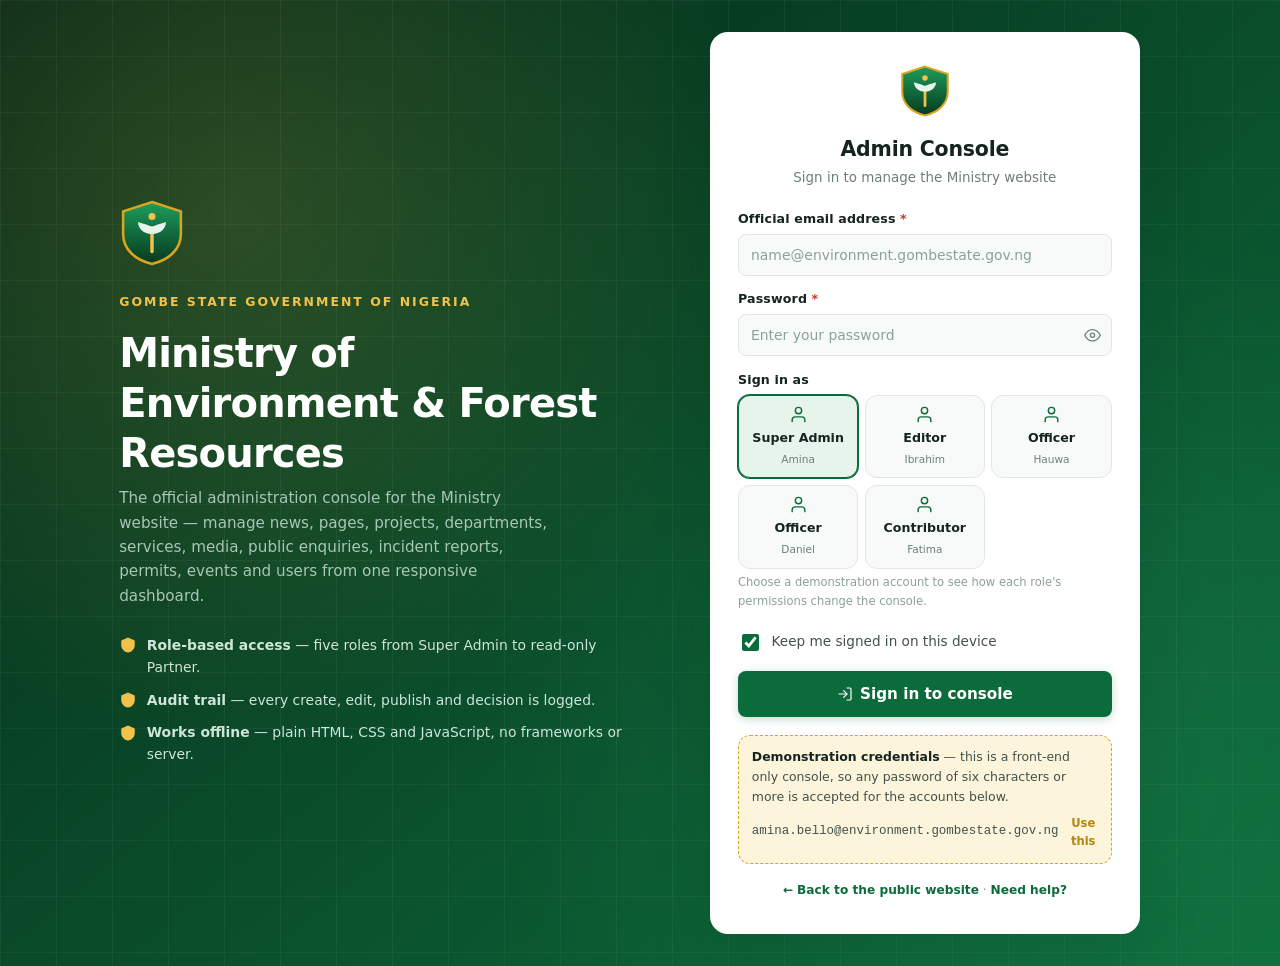
<file: admin/index.html>
<!DOCTYPE html>
<html lang="en" data-theme="light">

<head>
  <meta charset="UTF-8">
  <meta name="viewport" content="width=device-width, initial-scale=1">
  <meta name="description" content="Administration console for the Gombe State Ministry of Environment & Forest Resources website.">
  <meta name="theme-color" content="#0b6b3a">
  <meta name="robots" content="noindex, nofollow">
  <title>Admin Console | Ministry of Environment &amp; Forest Resources, Gombe State</title>

  <link rel="icon"
    href="data:image/svg+xml,%3Csvg xmlns='http://www.w3.org/2000/svg' viewBox='0 0 64 64'%3E%3Crect width='64' height='64' rx='14' fill='%230b6b3a'/%3E%3Cpath d='M32 52V28' stroke='%23f0c14b' stroke-width='4'/%3E%3Cpath d='M32 34c-9 0-15-6-15-13 5 2 11 2.5 15 5.5 4-3 10-3.5 15-5.5 0 7-6 13-15 13z' fill='%23e7f4ec'/%3E%3C/svg%3E">

  <link rel="stylesheet" href="assets/css/admin.css">
</head>

<body>
  <!-- The console shell (sidebar, topbar, views) is rendered by app.js.
       The markup below is a boot placeholder and a no-JavaScript fallback. -->
  <noscript>
    <div style="max-width:640px;margin:14vh auto;padding:1.6rem;font-family:'Segoe UI',system-ui,sans-serif;
                border:1px solid #dfe8e4;border-radius:18px;background:#fff;color:#41524c">
      <h1 style="color:#06391f;font-size:1.4rem;margin:0 0 .5rem">JavaScript is required</h1>
      <p style="margin:0 0 1rem">
        The Ministry of Environment &amp; Forest Resources administration console is a JavaScript
        application. Please enable JavaScript in your browser, or return to the
        <a href="../index.html" style="color:#0b6b3a;font-weight:700">public website</a>.
      </p>
    </div>
  </noscript>

  <div id="boot"
    style="position:fixed;inset:0;display:grid;place-items:center;background:#f2f6f4;z-index:999;
           font-family:'Segoe UI',system-ui,sans-serif;color:#6b7f78;text-align:center;padding:1.5rem">
    <div>
      <svg width="58" height="58" viewBox="0 0 64 64" role="img" aria-label="Loading"
        style="animation:bootspin 2.6s ease-in-out infinite;margin:0 auto .9rem;display:block">
        <defs>
          <linearGradient id="bg1" x1="0" y1="0" x2="0" y2="1">
            <stop offset="0" stop-color="#1e9d5c" />
            <stop offset="1" stop-color="#06391f" />
          </linearGradient>
        </defs>
        <path d="M32 2 60 11v22c0 15-11.7 25-28 29C15.7 58 4 48 4 33V11z" fill="url(#bg1)" stroke="#d9a520"
          stroke-width="2.5" />
        <path d="M32 50V27" stroke="#f0c14b" stroke-width="3.4" stroke-linecap="round" />
        <path d="M32 33c-8 0-13.5-5.4-13.5-11.7 4.5 1.8 9.9 2.3 13.5 5 3.6-2.7 9-3.2 13.5-5C45.5 27.6 40 33 32 33z"
          fill="#e7f4ec" />
        <circle cx="32" cy="16" r="3.4" fill="#f0c14b" />
      </svg>
      <strong style="display:block;color:#0a4f2c;font-size:1rem">Loading the admin console…</strong>
      <span style="font-size:.82rem">Ministry of Environment &amp; Forest Resources, Gombe State</span>
    </div>
    <style>
      @keyframes bootspin {
        0%, 100% { transform: rotate(-4deg) scale(1); }
        50% { transform: rotate(4deg) scale(1.05); }
      }
    </style>
  </div>

  <script src="assets/js/store.js"></script>
  <script src="assets/js/ui.js"></script>
  <script src="assets/js/crud.js"></script>
  <script src="assets/js/views.js"></script>
  <script src="assets/js/app.js"></script>
  <script>
    /* remove the boot overlay once the shell has been rendered */
    (function () {
      var tries = 0;
      var t = setInterval(function () {
        tries++;
        var shell = document.querySelector('.app');
        if (shell || tries > 60) {
          clearInterval(t);
          var b = document.getElementById('boot');
          if (b) {
            b.style.transition = 'opacity .3s';
            b.style.opacity = '0';
            setTimeout(function () { b.remove(); }, 320);
          }
        }
      }, 60);
    })();
  </script>
</body>

</html>
</file>
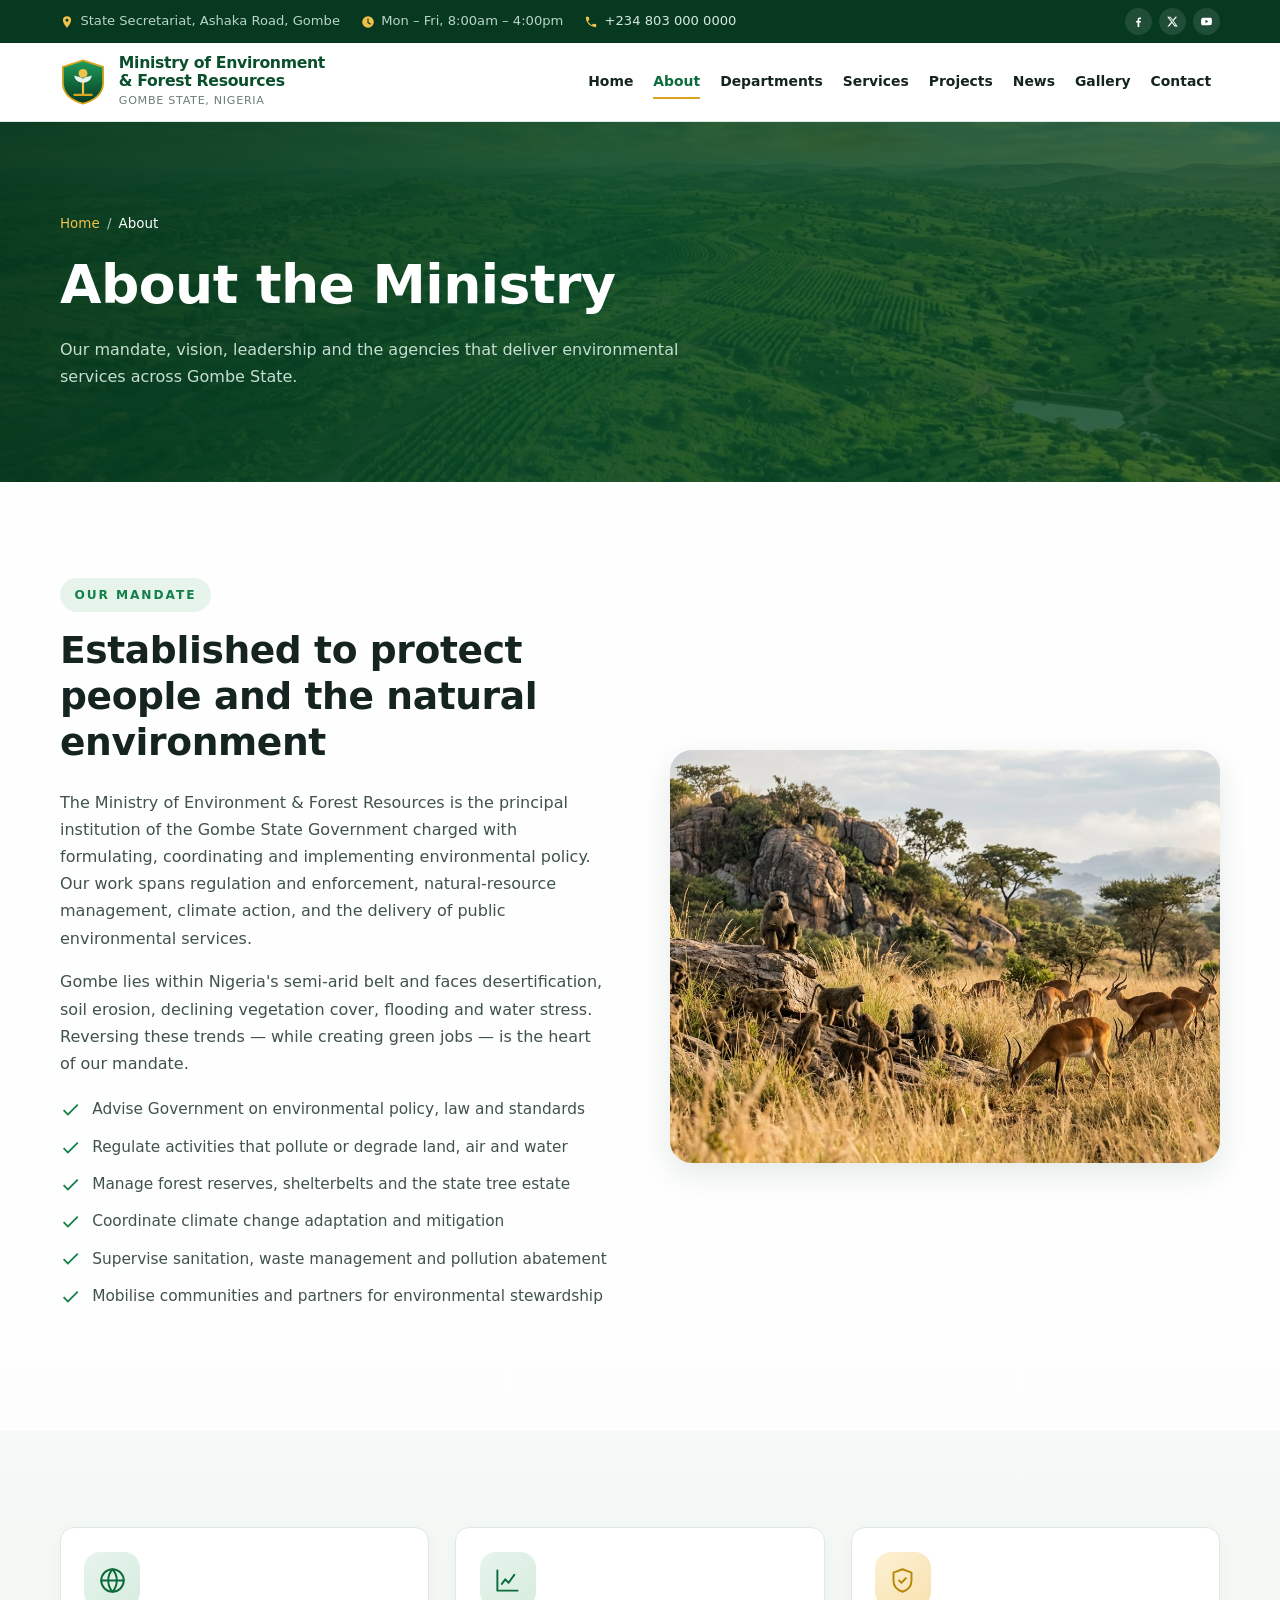
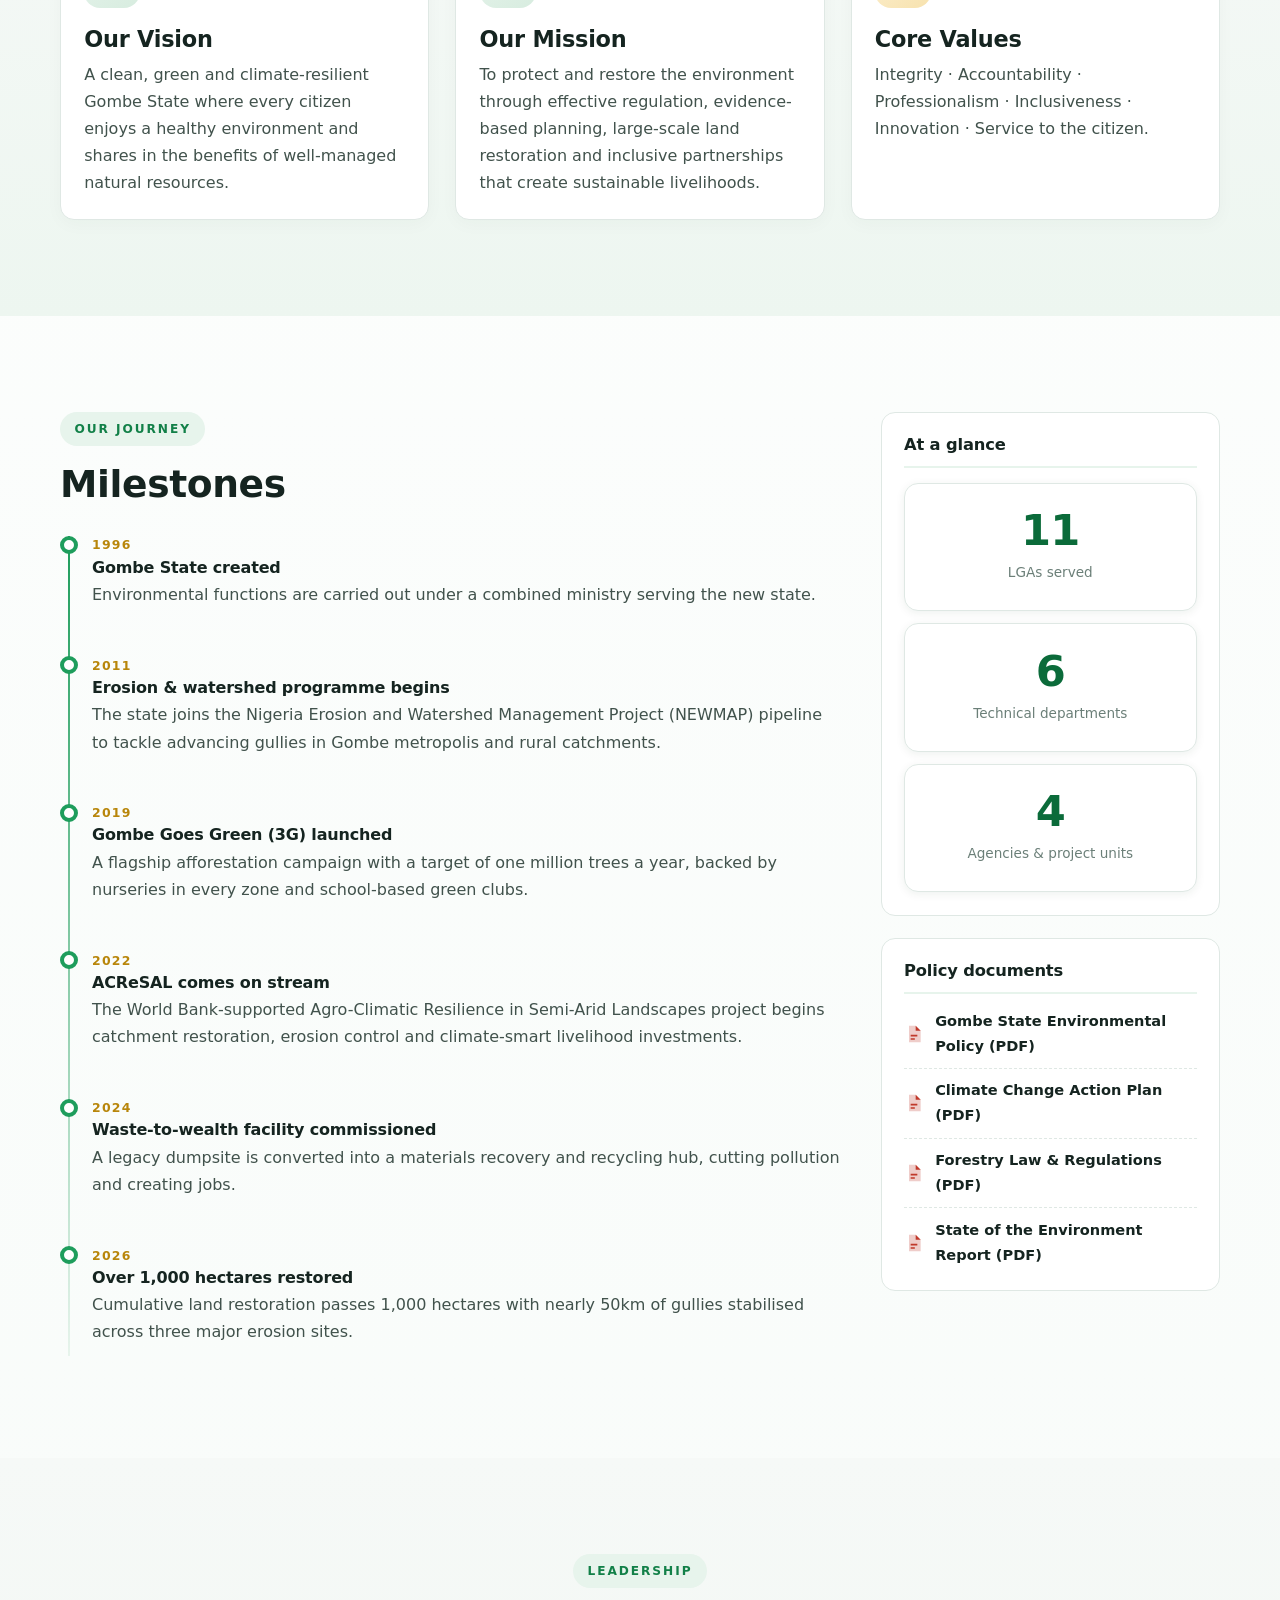
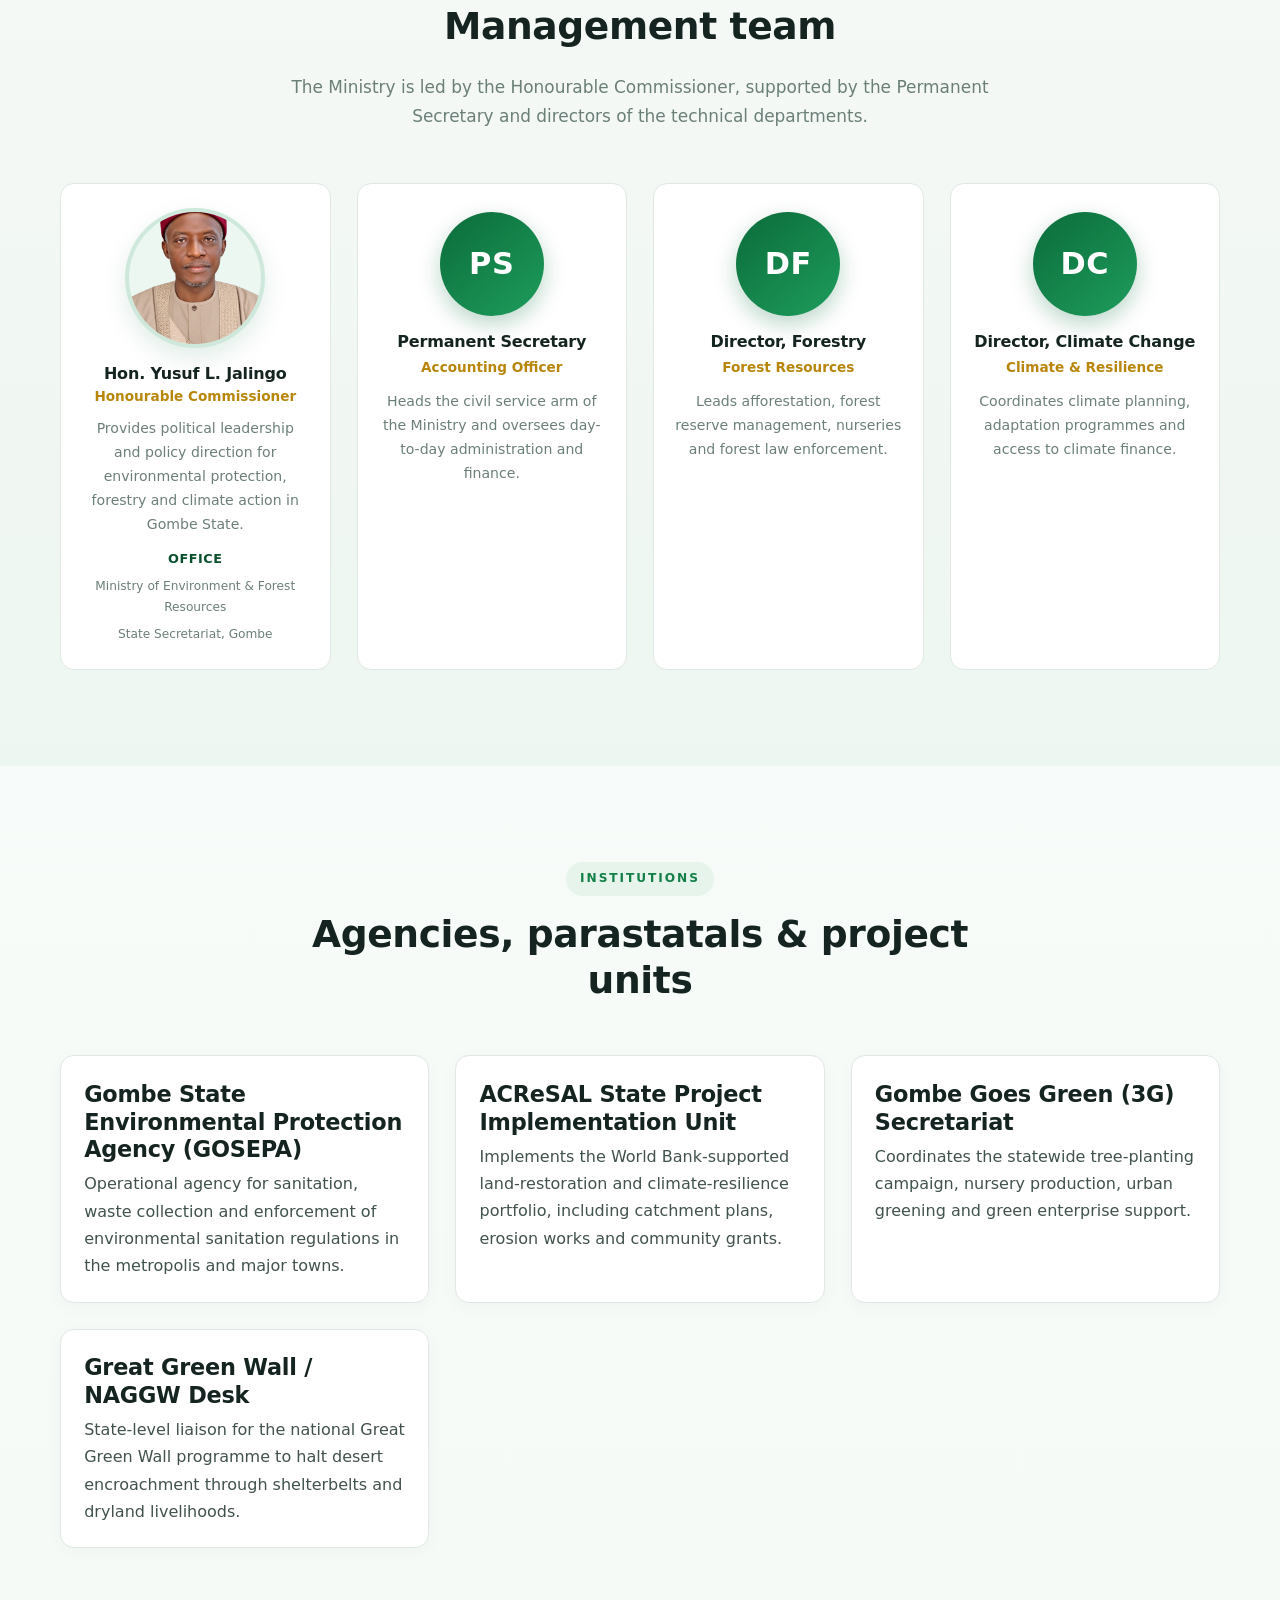
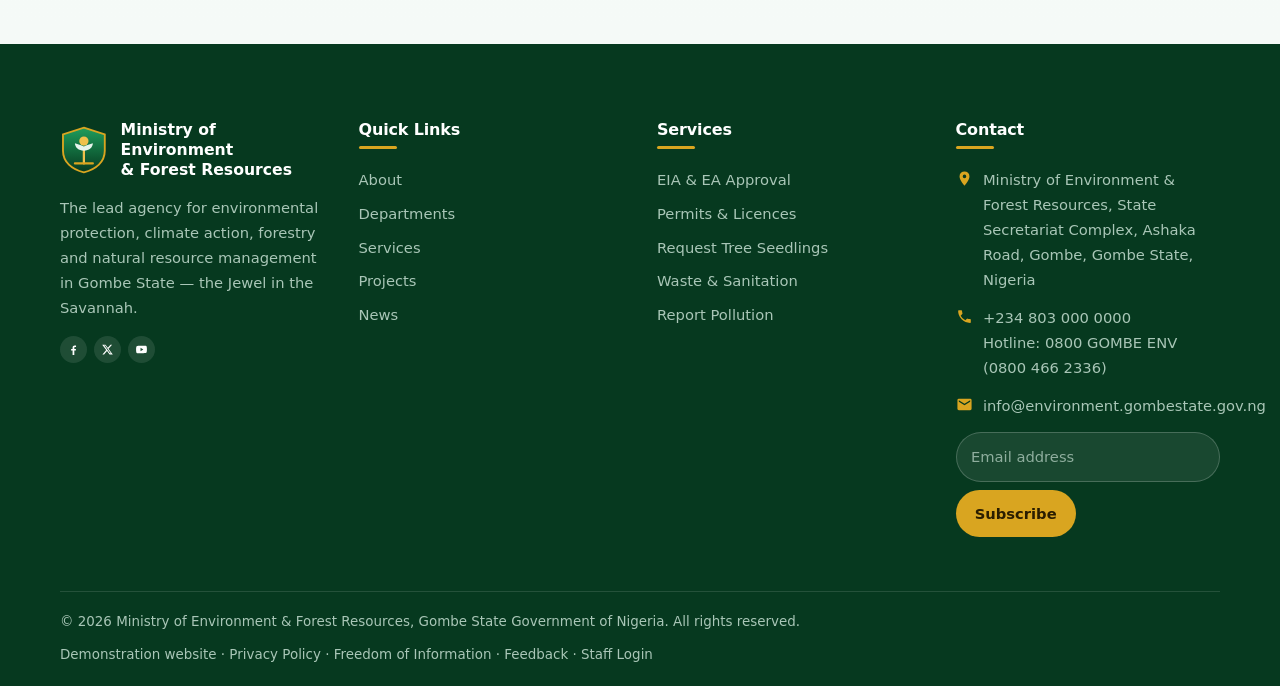
<file: about.html>
<!DOCTYPE html>
<html lang="en">
<head>
<meta charset="UTF-8">
<meta name="viewport" content="width=device-width, initial-scale=1">
<meta name="description" content="Mandate, vision, mission, leadership and agencies of the Gombe State Ministry of Environment & Forest Resources.">
<meta name="theme-color" content="#0b6b3a">
<meta property="og:title" content="About Us">
<meta property="og:description" content="Mandate, vision, mission, leadership and agencies of the Gombe State Ministry of Environment & Forest Resources.">
<meta property="og:type" content="website">
<title>About Us | Ministry of Environment & Forest Resources, Gombe State Government of Nigeria</title>
<link rel="icon" href="data:image/svg+xml,%3Csvg xmlns='http://www.w3.org/2000/svg' viewBox='0 0 64 64'%3E%3Crect width='64' height='64' rx='14' fill='%230b6b3a'/%3E%3Cpath d='M32 52V28' stroke='%23f0c14b' stroke-width='4'/%3E%3Cpath d='M32 34c-9 0-15-6-15-13 5 2 11 2.5 15 5.5 4-3 10-3.5 15-5.5 0 7-6 13-15 13z' fill='%23e7f4ec'/%3E%3C/svg%3E">
<link rel="stylesheet" href="assets/css/style.css">
</head>
<body>
<a class="skip-link" href="#main">Skip to main content</a>

<!-- ============ TOP BAR ============ -->
<div class="topbar">
  <div class="container">
    <ul class="topbar-list">
      <li><svg viewBox="0 0 24 24" fill="currentColor" aria-hidden="true"><path d="M12 2a7 7 0 0 0-7 7c0 5.3 7 13 7 13s7-7.7 7-13a7 7 0 0 0-7-7Zm0 9.5A2.5 2.5 0 1 1 12 6.5a2.5 2.5 0 0 1 0 5Z"/></svg> State Secretariat, Ashaka Road, Gombe</li>
      <li><svg viewBox="0 0 24 24" fill="currentColor" aria-hidden="true"><path d="M12 2a10 10 0 1 0 0 20 10 10 0 0 0 0-20Zm1 10.6 4 2.3-1 1.7-5-2.9V6h2Z"/></svg> Mon – Fri, 8:00am – 4:00pm</li>
      <li><svg viewBox="0 0 24 24" fill="currentColor" aria-hidden="true"><path d="M6.6 10.8a15 15 0 0 0 6.6 6.6l2.2-2.2a1 1 0 0 1 1-.2 11 11 0 0 0 3.5.6 1 1 0 0 1 1 1V20a1 1 0 0 1-1 1A17 17 0 0 1 3 4a1 1 0 0 1 1-1h3.5a1 1 0 0 1 1 1 11 11 0 0 0 .6 3.5 1 1 0 0 1-.3 1Z"/></svg> <a href="tel:+2348030000000">+234 803 000 0000</a></li>
    </ul>
    <div class="socials" aria-label="Social media">
      <a href="#" aria-label="Facebook"><svg viewBox="0 0 24 24" fill="currentColor" aria-hidden="true"><path d="M13.5 22v-8h2.7l.4-3.1h-3.1V8.9c0-.9.3-1.5 1.6-1.5h1.6V4.6c-.3 0-1.3-.1-2.4-.1-2.4 0-4 1.4-4 4.1v2.3H7.6V14h2.7v8Z"/></svg></a>
      <a href="#" aria-label="X (Twitter)"><svg viewBox="0 0 24 24" fill="currentColor" aria-hidden="true"><path d="M17.5 3h3l-6.6 7.6L21.8 21h-6l-4.7-6.1L5.7 21H2.6l7-8.1L2.2 3h6.1l4.3 5.6Zm-1.1 16h1.7L7.7 4.8H5.9Z"/></svg></a>
      <a href="#" aria-label="YouTube"><svg viewBox="0 0 24 24" fill="currentColor" aria-hidden="true"><path d="M22 12s0-3.3-.4-4.9a2.6 2.6 0 0 0-1.8-1.8C18.1 5 12 5 12 5s-6.1 0-7.8.4a2.6 2.6 0 0 0-1.8 1.8C2 8.7 2 12 2 12s0 3.3.4 4.9a2.6 2.6 0 0 0 1.8 1.8C5.9 19 12 19 12 19s6.1 0 7.8-.4a2.6 2.6 0 0 0 1.8-1.8C22 15.3 22 12 22 12Zm-11.8 3.1V8.9l5.2 3.1Z"/></svg></a>
    </div>
  </div>
</div>

<!-- ============ HEADER ============ -->
<header class="site-header">
  <div class="container nav-wrap">
    <a class="brand" href="index.html">
      <svg class="crest" viewBox="0 0 64 64" role="img" aria-label="Gombe State coat of arms">
  <defs><linearGradient id="cg" x1="0" y1="0" x2="0" y2="1">
    <stop offset="0" stop-color="#1e9d5c"/><stop offset="1" stop-color="#06391f"/></linearGradient></defs>
  <path d="M32 2 60 11v22c0 15-11.7 25-28 29C15.7 58 4 48 4 33V11z" fill="url(#cg)" stroke="#d9a520" stroke-width="2.5"/>
  <circle cx="32" cy="20" r="6.2" fill="#f0c14b"/>
  <path d="M32 50V31" stroke="#f0c14b" stroke-width="3" stroke-linecap="round"/>
  <path d="M32 33c-7 0-12-4.6-12-10 4 1.6 8.4 2 12 4.4 3.6-2.4 8-2.8 12-4.4 0 5.4-5 10-12 10z" fill="#e7f4ec"/>
  <path d="M20 50h24" stroke="#d9a520" stroke-width="3" stroke-linecap="round"/>
</svg>
      <span class="brand-text">
        <strong>Ministry of Environment<br>&amp; Forest Resources</strong>
        <span>Gombe State, Nigeria</span>
      </span>
    </a>
    <button class="nav-toggle" aria-expanded="false" aria-controls="primary-nav" aria-label="Toggle navigation menu">
      <span></span><span></span><span></span>
    </button>
    <nav class="main-nav" id="primary-nav" aria-label="Primary">
      <ul><li><a href="index.html">Home</a></li><li><a href="about.html" class="active" aria-current="page">About</a></li><li><a href="departments.html">Departments</a></li><li><a href="services.html">Services</a></li><li><a href="projects.html">Projects</a></li><li><a href="news.html">News</a></li><li><a href="gallery.html">Gallery</a></li><li><a href="contact.html">Contact</a></li></ul>
      <div class="nav-cta"><a class="btn btn-primary btn-sm" href="contact.html#report"><svg class="" viewBox="0 0 24 24" fill="none" stroke="currentColor" stroke-width="1.8" stroke-linecap="round" stroke-linejoin="round" aria-hidden="true"><path d="M10.3 3.9 1.8 18a2 2 0 0 0 1.7 3h17a2 2 0 0 0 1.7-3L13.7 3.9a2 2 0 0 0-3.4 0Z"/><path d="M12 9v4"/><path d="M12 17h.01"/></svg> Report an Issue</a></div>
    </nav>
  </div>
</header>
<div class="nav-backdrop"></div>
<main id="main">

<section class="page-banner">
  <div class="bg" style="background-image:url('assets/img/hero-1.jpg')"></div>
  <div class="container">
    <nav class="crumbs" aria-label="Breadcrumb">
      <a href="index.html">Home</a> <span>/</span> <span aria-current="page">About</span>
    </nav>
    <h1>About the Ministry</h1>
    <p>Our mandate, vision, leadership and the agencies that deliver environmental services across Gombe State.</p>
  </div>
</section>

<section class="section">
  <div class="container split">
    <div class="reveal">
      <span class="eyebrow">Our mandate</span>
      <h2>Established to protect people and the natural environment</h2>
      <p>The Ministry of Environment &amp; Forest Resources is the principal institution of the Gombe State
         Government charged with formulating, coordinating and implementing environmental policy. Our work
         spans regulation and enforcement, natural-resource management, climate action, and the delivery of
         public environmental services.</p>
      <p>Gombe lies within Nigeria's semi-arid belt and faces desertification, soil erosion, declining
         vegetation cover, flooding and water stress. Reversing these trends — while creating green jobs —
         is the heart of our mandate.</p>
      <ul class="ticks">
        <li><svg viewBox="0 0 24 24" fill="currentColor" aria-hidden="true"><path d="M9 16.2 4.8 12l-1.4 1.4L9 19 21 7l-1.4-1.4z"/></svg><span>Advise Government on environmental policy, law and standards</span></li>
        <li><svg viewBox="0 0 24 24" fill="currentColor" aria-hidden="true"><path d="M9 16.2 4.8 12l-1.4 1.4L9 19 21 7l-1.4-1.4z"/></svg><span>Regulate activities that pollute or degrade land, air and water</span></li>
        <li><svg viewBox="0 0 24 24" fill="currentColor" aria-hidden="true"><path d="M9 16.2 4.8 12l-1.4 1.4L9 19 21 7l-1.4-1.4z"/></svg><span>Manage forest reserves, shelterbelts and the state tree estate</span></li>
        <li><svg viewBox="0 0 24 24" fill="currentColor" aria-hidden="true"><path d="M9 16.2 4.8 12l-1.4 1.4L9 19 21 7l-1.4-1.4z"/></svg><span>Coordinate climate change adaptation and mitigation</span></li>
        <li><svg viewBox="0 0 24 24" fill="currentColor" aria-hidden="true"><path d="M9 16.2 4.8 12l-1.4 1.4L9 19 21 7l-1.4-1.4z"/></svg><span>Supervise sanitation, waste management and pollution abatement</span></li>
        <li><svg viewBox="0 0 24 24" fill="currentColor" aria-hidden="true"><path d="M9 16.2 4.8 12l-1.4 1.4L9 19 21 7l-1.4-1.4z"/></svg><span>Mobilise communities and partners for environmental stewardship</span></li>
      </ul>
    </div>
    <div class="split-media reveal">
      <img loading="lazy" decoding="async" src="assets/img/wildlife.jpg" alt="Wildlife in a savannah forest reserve">
    </div>
  </div>
</section>

<section class="section section--soft">
  <div class="container">
    <div class="grid g-3">
      <article class="card reveal"><span class="ico"><svg class="" viewBox="0 0 24 24" fill="none" stroke="currentColor" stroke-width="1.8" stroke-linecap="round" stroke-linejoin="round" aria-hidden="true"><circle cx="12" cy="12" r="10"/><path d="M2 12h20"/><path d="M12 2a15 15 0 0 1 0 20 15 15 0 0 1 0-20Z"/></svg></span><h3>Our Vision</h3>
        <p>A clean, green and climate-resilient Gombe State where every citizen enjoys a healthy environment
           and shares in the benefits of well-managed natural resources.</p></article>
      <article class="card reveal"><span class="ico"><svg class="" viewBox="0 0 24 24" fill="none" stroke="currentColor" stroke-width="1.8" stroke-linecap="round" stroke-linejoin="round" aria-hidden="true"><path d="M3 3v18h18"/><path d="m7 15 3-4 3 3 5-7"/></svg></span><h3>Our Mission</h3>
        <p>To protect and restore the environment through effective regulation, evidence-based planning,
           large-scale land restoration and inclusive partnerships that create sustainable livelihoods.</p></article>
      <article class="card reveal card--gold"><span class="ico"><svg class="" viewBox="0 0 24 24" fill="none" stroke="currentColor" stroke-width="1.8" stroke-linecap="round" stroke-linejoin="round" aria-hidden="true"><path d="M12 2 20 5v7c0 5-3.5 8.5-8 10-4.5-1.5-8-5-8-10V5Z"/><path d="m9 12 2 2 4-4"/></svg></span><h3>Core Values</h3>
        <p>Integrity &middot; Accountability &middot; Professionalism &middot; Inclusiveness &middot; Innovation &middot; Service to the citizen.</p></article>
    </div>
  </div>
</section>

<section class="section">
  <div class="container with-sidebar">
    <div>
      <span class="eyebrow">Our journey</span>
      <h2>Milestones</h2>
      <div class="timeline reveal">
        <div class="tl-item"><span class="yr">1996</span><h4>Gombe State created</h4>
          <p>Environmental functions are carried out under a combined ministry serving the new state.</p></div>
        <div class="tl-item"><span class="yr">2011</span><h4>Erosion &amp; watershed programme begins</h4>
          <p>The state joins the Nigeria Erosion and Watershed Management Project (NEWMAP) pipeline to tackle
             advancing gullies in Gombe metropolis and rural catchments.</p></div>
        <div class="tl-item"><span class="yr">2019</span><h4>Gombe Goes Green (3G) launched</h4>
          <p>A flagship afforestation campaign with a target of one million trees a year, backed by nurseries
             in every zone and school-based green clubs.</p></div>
        <div class="tl-item"><span class="yr">2022</span><h4>ACReSAL comes on stream</h4>
          <p>The World Bank-supported Agro-Climatic Resilience in Semi-Arid Landscapes project begins catchment
             restoration, erosion control and climate-smart livelihood investments.</p></div>
        <div class="tl-item"><span class="yr">2024</span><h4>Waste-to-wealth facility commissioned</h4>
          <p>A legacy dumpsite is converted into a materials recovery and recycling hub, cutting pollution and
             creating jobs.</p></div>
        <div class="tl-item"><span class="yr">2026</span><h4>Over 1,000 hectares restored</h4>
          <p>Cumulative land restoration passes 1,000 hectares with nearly 50km of gullies stabilised across
             three major erosion sites.</p></div>
      </div>
    </div>
    <aside class="sidebar">
      <div class="widget">
        <h4>At a glance</h4>
        <div class="stats stats--light" style="grid-template-columns:1fr;gap:12px">
          <div class="stat"><span class="num" data-count="11">0</span><span class="lbl">LGAs served</span></div>
          <div class="stat"><span class="num" data-count="6">0</span><span class="lbl">Technical departments</span></div>
          <div class="stat"><span class="num" data-count="4">0</span><span class="lbl">Agencies &amp; project units</span></div>
        </div>
      </div>
      <div class="widget">
        <h4>Policy documents</h4>
        <ul>
          <li><a class="dl-item" href="#"><svg viewBox="0 0 24 24" fill="currentColor" aria-hidden="true"><path d="M6 2h8l6 6v14H6Z" opacity=".25"/><path d="M14 2v6h6L14 2Z"/><path d="M8 13h8v2H8zm0 4h5v2H8z"/></svg> Gombe State Environmental Policy (PDF)</a></li>
          <li><a class="dl-item" href="#"><svg viewBox="0 0 24 24" fill="currentColor" aria-hidden="true"><path d="M6 2h8l6 6v14H6Z" opacity=".25"/><path d="M14 2v6h6L14 2Z"/><path d="M8 13h8v2H8zm0 4h5v2H8z"/></svg> Climate Change Action Plan (PDF)</a></li>
          <li><a class="dl-item" href="#"><svg viewBox="0 0 24 24" fill="currentColor" aria-hidden="true"><path d="M6 2h8l6 6v14H6Z" opacity=".25"/><path d="M14 2v6h6L14 2Z"/><path d="M8 13h8v2H8zm0 4h5v2H8z"/></svg> Forestry Law &amp; Regulations (PDF)</a></li>
          <li><a class="dl-item" href="#"><svg viewBox="0 0 24 24" fill="currentColor" aria-hidden="true"><path d="M6 2h8l6 6v14H6Z" opacity=".25"/><path d="M14 2v6h6L14 2Z"/><path d="M8 13h8v2H8zm0 4h5v2H8z"/></svg> State of the Environment Report (PDF)</a></li>
        </ul>
      </div>
    </aside>
  </div>
</section>

<section class="section section--soft">
  <div class="container">
    <div class="section-head reveal">
      <span class="eyebrow">Leadership</span>
      <h2>Management team</h2>
      <p class="lede">The Ministry is led by the Honourable Commissioner, supported by the Permanent Secretary and directors of the technical departments.</p>
    </div>
    <div class="grid g-4">
      <div class="person person--featured reveal">
        <img class="person-photo" src="assets/img/commissioner.png" alt="Hon. Yusuf L. Jalingo, Honourable Commissioner of the Gombe State Ministry of Environment and Forest Resources">
        <h4>Hon. Yusuf L. Jalingo</h4>
        <span class="role">Honourable Commissioner</span>
        <p>Provides political leadership and policy direction for environmental protection, forestry and climate action in Gombe State.</p>
        <div class="person-contact">
          <strong>Office</strong>
          <span>Ministry of Environment &amp; Forest Resources</span>
          <span>State Secretariat, Gombe</span>
        </div>
      </div>
      <div class="person reveal"><div class="avatar">PS</div><h4>Permanent Secretary</h4>
        <span class="role">Accounting Officer</span>
        <p>Heads the civil service arm of the Ministry and oversees day-to-day administration and finance.</p></div>
      <div class="person reveal"><div class="avatar">DF</div><h4>Director, Forestry</h4>
        <span class="role">Forest Resources</span>
        <p>Leads afforestation, forest reserve management, nurseries and forest law enforcement.</p></div>
      <div class="person reveal"><div class="avatar">DC</div><h4>Director, Climate Change</h4>
        <span class="role">Climate &amp; Resilience</span>
        <p>Coordinates climate planning, adaptation programmes and access to climate finance.</p></div>
    </div>
  </div>
</section>

<section class="section">
  <div class="container">
    <div class="section-head reveal">
      <span class="eyebrow">Institutions</span>
      <h2>Agencies, parastatals &amp; project units</h2>
    </div>
    <div class="grid g-2">
      <article class="card reveal"><h3>Gombe State Environmental Protection Agency (GOSEPA)</h3>
        <p>Operational agency for sanitation, waste collection and enforcement of environmental
           sanitation regulations in the metropolis and major towns.</p></article>
      <article class="card reveal"><h3>ACReSAL State Project Implementation Unit</h3>
        <p>Implements the World Bank-supported land-restoration and climate-resilience portfolio, including
           catchment plans, erosion works and community grants.</p></article>
      <article class="card reveal"><h3>Gombe Goes Green (3G) Secretariat</h3>
        <p>Coordinates the statewide tree-planting campaign, nursery production, urban greening and green
           enterprise support.</p></article>
      <article class="card reveal"><h3>Great Green Wall / NAGGW Desk</h3>
        <p>State-level liaison for the national Great Green Wall programme to halt desert encroachment
           through shelterbelts and dryland livelihoods.</p></article>
    </div>
  </div>
</section>

</main>
<!-- ============ FOOTER ============ -->
<footer class="site-footer">
  <div class="container">
    <div class="footer-grid">
      <div>
        <div class="footer-brand"><svg class="crest" viewBox="0 0 64 64" role="img" aria-label="Gombe State coat of arms">
  <defs><linearGradient id="cg" x1="0" y1="0" x2="0" y2="1">
    <stop offset="0" stop-color="#1e9d5c"/><stop offset="1" stop-color="#06391f"/></linearGradient></defs>
  <path d="M32 2 60 11v22c0 15-11.7 25-28 29C15.7 58 4 48 4 33V11z" fill="url(#cg)" stroke="#d9a520" stroke-width="2.5"/>
  <circle cx="32" cy="20" r="6.2" fill="#f0c14b"/>
  <path d="M32 50V31" stroke="#f0c14b" stroke-width="3" stroke-linecap="round"/>
  <path d="M32 33c-7 0-12-4.6-12-10 4 1.6 8.4 2 12 4.4 3.6-2.4 8-2.8 12-4.4 0 5.4-5 10-12 10z" fill="#e7f4ec"/>
  <path d="M20 50h24" stroke="#d9a520" stroke-width="3" stroke-linecap="round"/>
</svg><strong>Ministry of Environment<br>&amp; Forest Resources</strong></div>
        <p>The lead agency for environmental protection, climate action, forestry and natural resource management in Gombe State — the Jewel in the Savannah.</p>
        <div class="socials" aria-label="Social media">
          <a href="#" aria-label="Facebook"><svg viewBox="0 0 24 24" fill="currentColor" aria-hidden="true"><path d="M13.5 22v-8h2.7l.4-3.1h-3.1V8.9c0-.9.3-1.5 1.6-1.5h1.6V4.6c-.3 0-1.3-.1-2.4-.1-2.4 0-4 1.4-4 4.1v2.3H7.6V14h2.7v8Z"/></svg></a>
          <a href="#" aria-label="X (Twitter)"><svg viewBox="0 0 24 24" fill="currentColor" aria-hidden="true"><path d="M17.5 3h3l-6.6 7.6L21.8 21h-6l-4.7-6.1L5.7 21H2.6l7-8.1L2.2 3h6.1l4.3 5.6Zm-1.1 16h1.7L7.7 4.8H5.9Z"/></svg></a>
          <a href="#" aria-label="YouTube"><svg viewBox="0 0 24 24" fill="currentColor" aria-hidden="true"><path d="M22 12s0-3.3-.4-4.9a2.6 2.6 0 0 0-1.8-1.8C18.1 5 12 5 12 5s-6.1 0-7.8.4a2.6 2.6 0 0 0-1.8 1.8C2 8.7 2 12 2 12s0 3.3.4 4.9a2.6 2.6 0 0 0 1.8 1.8C5.9 19 12 19 12 19s6.1 0 7.8-.4a2.6 2.6 0 0 0 1.8-1.8C22 15.3 22 12 22 12Zm-11.8 3.1V8.9l5.2 3.1Z"/></svg></a>
        </div>
      </div>
      <div>
        <h4>Quick Links</h4>
        <ul class="footer-links"><li><a href="about.html">About</a></li><li><a href="departments.html">Departments</a></li><li><a href="services.html">Services</a></li><li><a href="projects.html">Projects</a></li><li><a href="news.html">News</a></li></ul>
      </div>
      <div>
        <h4>Services</h4>
        <ul class="footer-links">
          <li><a href="services.html#eia">EIA &amp; EA Approval</a></li>
          <li><a href="services.html#permits">Permits &amp; Licences</a></li>
          <li><a href="services.html#seedlings">Request Tree Seedlings</a></li>
          <li><a href="services.html#waste">Waste &amp; Sanitation</a></li>
          <li><a href="contact.html#report">Report Pollution</a></li>
        </ul>
      </div>
      <div>
        <h4>Contact</h4>
        <ul class="footer-contact">
          <li><svg viewBox="0 0 24 24" fill="currentColor" aria-hidden="true"><path d="M12 2a7 7 0 0 0-7 7c0 5.3 7 13 7 13s7-7.7 7-13a7 7 0 0 0-7-7Zm0 9.5A2.5 2.5 0 1 1 12 6.5a2.5 2.5 0 0 1 0 5Z"/></svg><span>Ministry of Environment &amp; Forest Resources, State Secretariat Complex, Ashaka Road, Gombe, Gombe State, Nigeria</span></li>
          <li><svg viewBox="0 0 24 24" fill="currentColor" aria-hidden="true"><path d="M6.6 10.8a15 15 0 0 0 6.6 6.6l2.2-2.2a1 1 0 0 1 1-.2 11 11 0 0 0 3.5.6 1 1 0 0 1 1 1V20a1 1 0 0 1-1 1A17 17 0 0 1 3 4a1 1 0 0 1 1-1h3.5a1 1 0 0 1 1 1 11 11 0 0 0 .6 3.5 1 1 0 0 1-.3 1Z"/></svg><span><a href="tel:+2348030000000">+234 803 000 0000</a><br>Hotline: 0800 GOMBE ENV (0800 466 2336)</span></li>
          <li><svg viewBox="0 0 24 24" fill="currentColor" aria-hidden="true"><path d="M20 4H4a2 2 0 0 0-2 2v12a2 2 0 0 0 2 2h16a2 2 0 0 0 2-2V6a2 2 0 0 0-2-2Zm0 4-8 5-8-5V6l8 5 8-5Z"/></svg><span><a href="mailto:info@environment.gombestate.gov.ng">info@environment.gombestate.gov.ng</a></span></li>
        </ul>
        <form class="newsletter" data-validate novalidate aria-label="Newsletter signup">
          <input type="email" name="email" placeholder="Email address" required aria-label="Email address">
          <button type="submit">Subscribe</button>
        </form>
      </div>
    </div>
    <div class="footer-bottom">
      <span>&copy; <span data-year>2026</span> Ministry of Environment & Forest Resources, Gombe State Government of Nigeria. All rights reserved.</span>
      <span>Demonstration website &middot; <a href="#">Privacy Policy</a> &middot; <a href="#">Freedom of Information</a> &middot; <a href="contact.html">Feedback</a> &middot; <a href="admin/login.html">Staff Login</a></span>
    </div>
  </div>
</footer>
<button class="to-top" aria-label="Back to top">
  <svg viewBox="0 0 24 24" aria-hidden="true"><path d="m6 15 6-6 6 6"/></svg>
</button>
<script src="assets/js/main.js"></script>
</body>
</html>
</file>
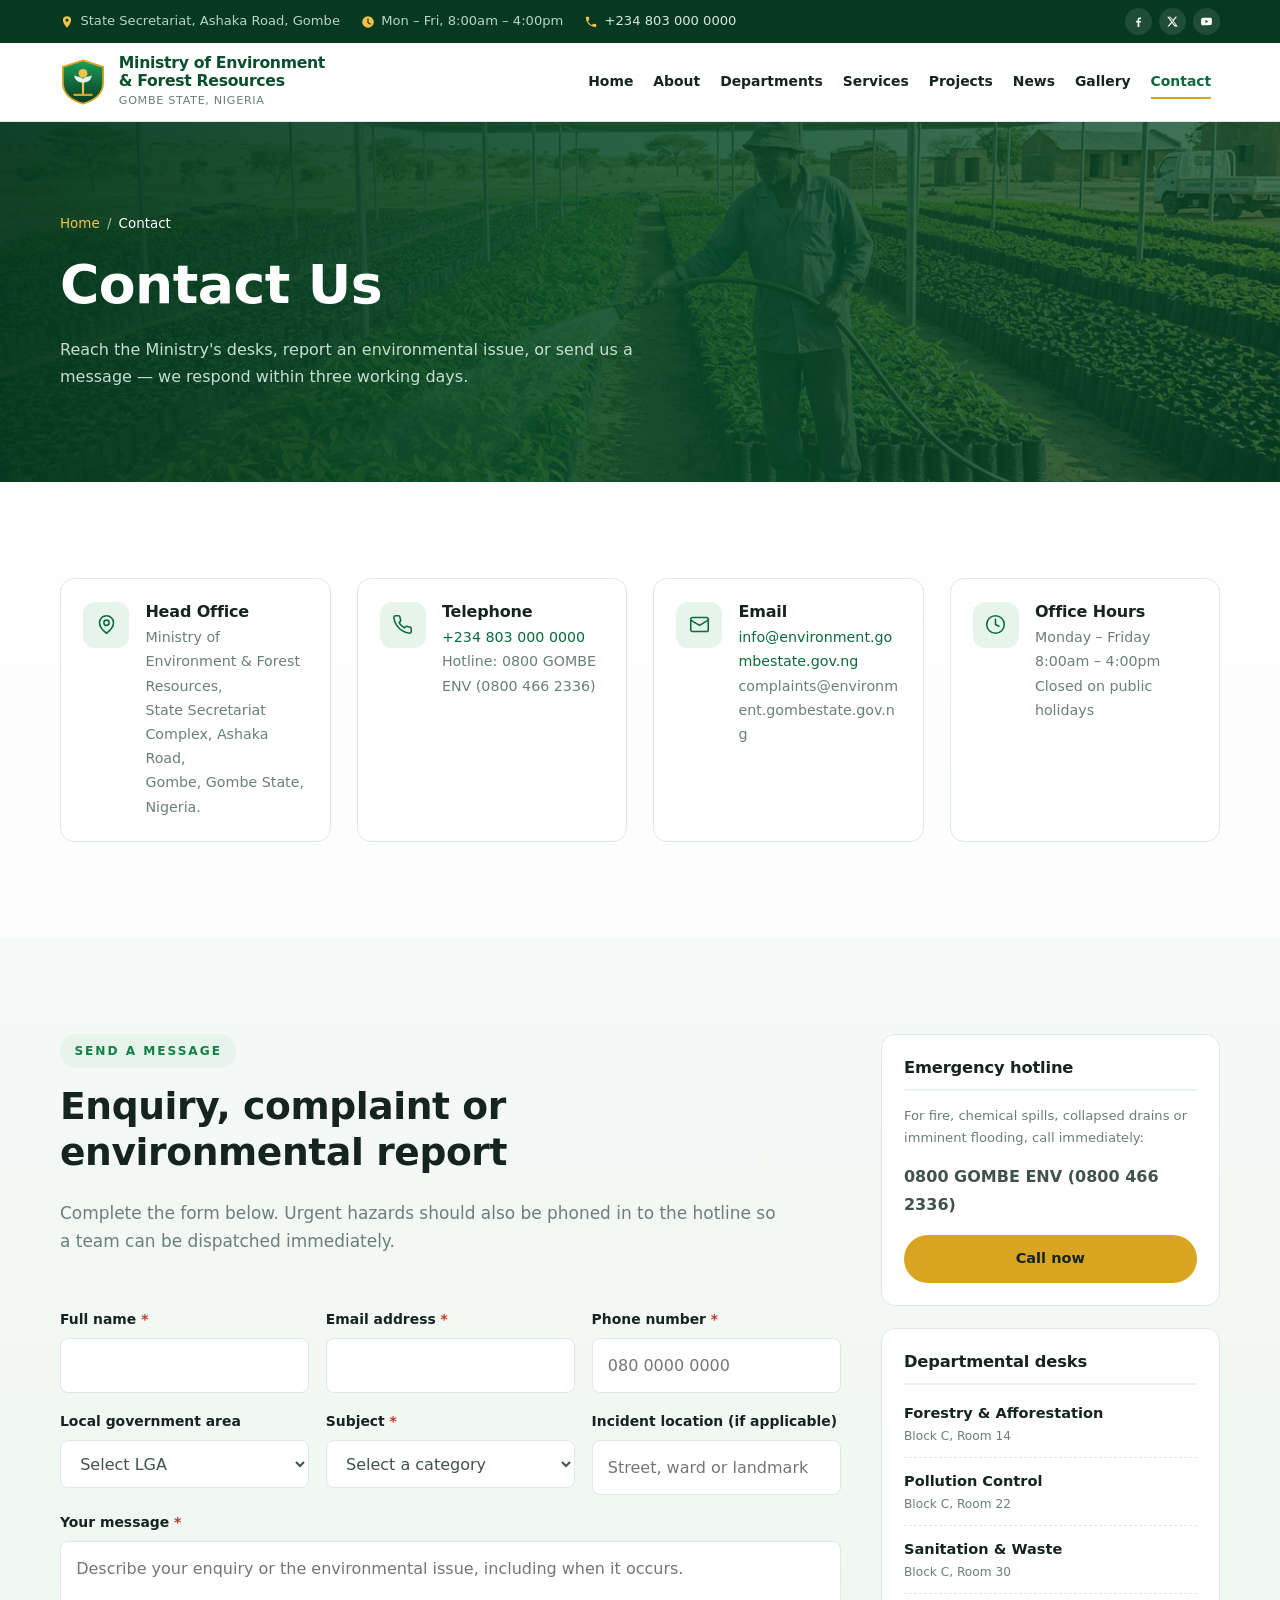
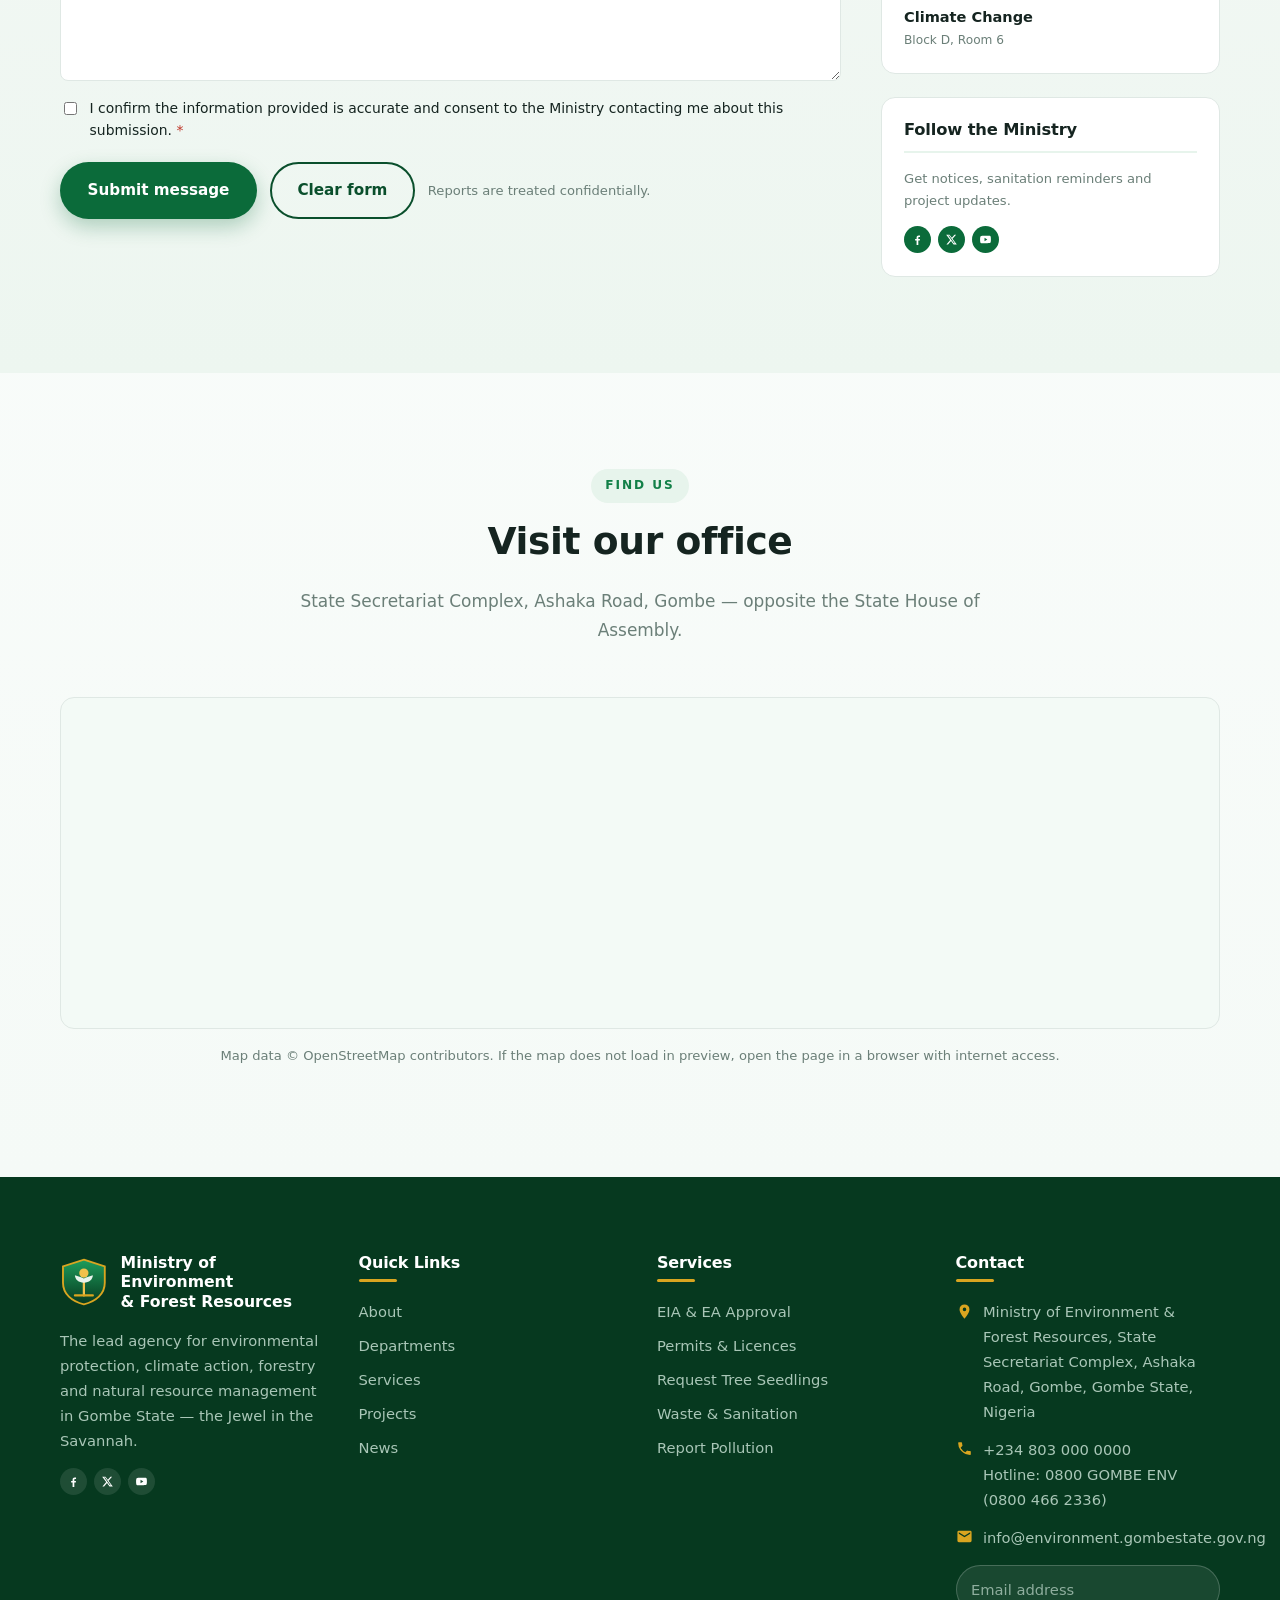
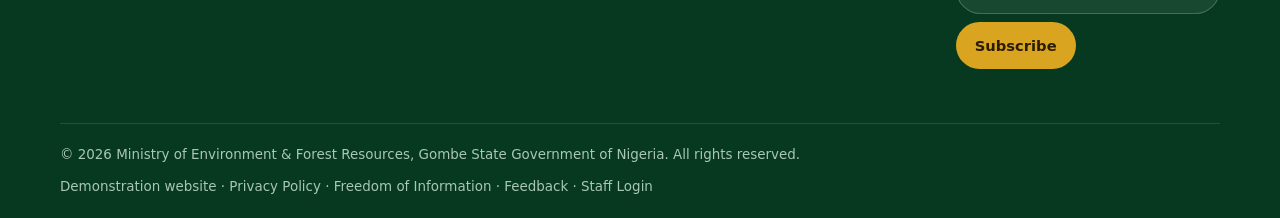
<file: contact.html>
<!DOCTYPE html>
<html lang="en">
<head>
<meta charset="UTF-8">
<meta name="viewport" content="width=device-width, initial-scale=1">
<meta name="description" content="Contact the Gombe State Ministry of Environment & Forest Resources, report an environmental issue or request a service.">
<meta name="theme-color" content="#0b6b3a">
<meta property="og:title" content="Contact Us">
<meta property="og:description" content="Contact the Gombe State Ministry of Environment & Forest Resources, report an environmental issue or request a service.">
<meta property="og:type" content="website">
<title>Contact Us | Ministry of Environment & Forest Resources, Gombe State Government of Nigeria</title>
<link rel="icon" href="data:image/svg+xml,%3Csvg xmlns='http://www.w3.org/2000/svg' viewBox='0 0 64 64'%3E%3Crect width='64' height='64' rx='14' fill='%230b6b3a'/%3E%3Cpath d='M32 52V28' stroke='%23f0c14b' stroke-width='4'/%3E%3Cpath d='M32 34c-9 0-15-6-15-13 5 2 11 2.5 15 5.5 4-3 10-3.5 15-5.5 0 7-6 13-15 13z' fill='%23e7f4ec'/%3E%3C/svg%3E">
<link rel="stylesheet" href="assets/css/style.css">
</head>
<body>
<a class="skip-link" href="#main">Skip to main content</a>

<!-- ============ TOP BAR ============ -->
<div class="topbar">
  <div class="container">
    <ul class="topbar-list">
      <li><svg viewBox="0 0 24 24" fill="currentColor" aria-hidden="true"><path d="M12 2a7 7 0 0 0-7 7c0 5.3 7 13 7 13s7-7.7 7-13a7 7 0 0 0-7-7Zm0 9.5A2.5 2.5 0 1 1 12 6.5a2.5 2.5 0 0 1 0 5Z"/></svg> State Secretariat, Ashaka Road, Gombe</li>
      <li><svg viewBox="0 0 24 24" fill="currentColor" aria-hidden="true"><path d="M12 2a10 10 0 1 0 0 20 10 10 0 0 0 0-20Zm1 10.6 4 2.3-1 1.7-5-2.9V6h2Z"/></svg> Mon – Fri, 8:00am – 4:00pm</li>
      <li><svg viewBox="0 0 24 24" fill="currentColor" aria-hidden="true"><path d="M6.6 10.8a15 15 0 0 0 6.6 6.6l2.2-2.2a1 1 0 0 1 1-.2 11 11 0 0 0 3.5.6 1 1 0 0 1 1 1V20a1 1 0 0 1-1 1A17 17 0 0 1 3 4a1 1 0 0 1 1-1h3.5a1 1 0 0 1 1 1 11 11 0 0 0 .6 3.5 1 1 0 0 1-.3 1Z"/></svg> <a href="tel:+2348030000000">+234 803 000 0000</a></li>
    </ul>
    <div class="socials" aria-label="Social media">
      <a href="#" aria-label="Facebook"><svg viewBox="0 0 24 24" fill="currentColor" aria-hidden="true"><path d="M13.5 22v-8h2.7l.4-3.1h-3.1V8.9c0-.9.3-1.5 1.6-1.5h1.6V4.6c-.3 0-1.3-.1-2.4-.1-2.4 0-4 1.4-4 4.1v2.3H7.6V14h2.7v8Z"/></svg></a>
      <a href="#" aria-label="X (Twitter)"><svg viewBox="0 0 24 24" fill="currentColor" aria-hidden="true"><path d="M17.5 3h3l-6.6 7.6L21.8 21h-6l-4.7-6.1L5.7 21H2.6l7-8.1L2.2 3h6.1l4.3 5.6Zm-1.1 16h1.7L7.7 4.8H5.9Z"/></svg></a>
      <a href="#" aria-label="YouTube"><svg viewBox="0 0 24 24" fill="currentColor" aria-hidden="true"><path d="M22 12s0-3.3-.4-4.9a2.6 2.6 0 0 0-1.8-1.8C18.1 5 12 5 12 5s-6.1 0-7.8.4a2.6 2.6 0 0 0-1.8 1.8C2 8.7 2 12 2 12s0 3.3.4 4.9a2.6 2.6 0 0 0 1.8 1.8C5.9 19 12 19 12 19s6.1 0 7.8-.4a2.6 2.6 0 0 0 1.8-1.8C22 15.3 22 12 22 12Zm-11.8 3.1V8.9l5.2 3.1Z"/></svg></a>
    </div>
  </div>
</div>

<!-- ============ HEADER ============ -->
<header class="site-header">
  <div class="container nav-wrap">
    <a class="brand" href="index.html">
      <svg class="crest" viewBox="0 0 64 64" role="img" aria-label="Gombe State coat of arms">
  <defs><linearGradient id="cg" x1="0" y1="0" x2="0" y2="1">
    <stop offset="0" stop-color="#1e9d5c"/><stop offset="1" stop-color="#06391f"/></linearGradient></defs>
  <path d="M32 2 60 11v22c0 15-11.7 25-28 29C15.7 58 4 48 4 33V11z" fill="url(#cg)" stroke="#d9a520" stroke-width="2.5"/>
  <circle cx="32" cy="20" r="6.2" fill="#f0c14b"/>
  <path d="M32 50V31" stroke="#f0c14b" stroke-width="3" stroke-linecap="round"/>
  <path d="M32 33c-7 0-12-4.6-12-10 4 1.6 8.4 2 12 4.4 3.6-2.4 8-2.8 12-4.4 0 5.4-5 10-12 10z" fill="#e7f4ec"/>
  <path d="M20 50h24" stroke="#d9a520" stroke-width="3" stroke-linecap="round"/>
</svg>
      <span class="brand-text">
        <strong>Ministry of Environment<br>&amp; Forest Resources</strong>
        <span>Gombe State, Nigeria</span>
      </span>
    </a>
    <button class="nav-toggle" aria-expanded="false" aria-controls="primary-nav" aria-label="Toggle navigation menu">
      <span></span><span></span><span></span>
    </button>
    <nav class="main-nav" id="primary-nav" aria-label="Primary">
      <ul><li><a href="index.html">Home</a></li><li><a href="about.html">About</a></li><li><a href="departments.html">Departments</a></li><li><a href="services.html">Services</a></li><li><a href="projects.html">Projects</a></li><li><a href="news.html">News</a></li><li><a href="gallery.html">Gallery</a></li><li><a href="contact.html" class="active" aria-current="page">Contact</a></li></ul>
      <div class="nav-cta"><a class="btn btn-primary btn-sm" href="contact.html#report"><svg class="" viewBox="0 0 24 24" fill="none" stroke="currentColor" stroke-width="1.8" stroke-linecap="round" stroke-linejoin="round" aria-hidden="true"><path d="M10.3 3.9 1.8 18a2 2 0 0 0 1.7 3h17a2 2 0 0 0 1.7-3L13.7 3.9a2 2 0 0 0-3.4 0Z"/><path d="M12 9v4"/><path d="M12 17h.01"/></svg> Report an Issue</a></div>
    </nav>
  </div>
</header>
<div class="nav-backdrop"></div>
<main id="main">

<section class="page-banner">
  <div class="bg" style="background-image:url('assets/img/nursery.jpg')"></div>
  <div class="container">
    <nav class="crumbs" aria-label="Breadcrumb">
      <a href="index.html">Home</a> <span>/</span> <span aria-current="page">Contact</span>
    </nav>
    <h1>Contact Us</h1>
    <p>Reach the Ministry's desks, report an environmental issue, or send us a message — we respond within three working days.</p>
  </div>
</section>

<section class="section">
  <div class="container">
    <div class="grid g-4">
      <div class="info-card reveal"><span class="ico"><svg class="" viewBox="0 0 24 24" fill="none" stroke="currentColor" stroke-width="1.8" stroke-linecap="round" stroke-linejoin="round" aria-hidden="true"><path d="M20 10c0 6-8 12-8 12S4 16 4 10a8 8 0 0 1 16 0Z"/><circle cx="12" cy="10" r="3"/></svg></span>
        <div><h4>Head Office</h4><p>Ministry of Environment &amp; Forest Resources,<br>State Secretariat Complex, Ashaka Road,<br>Gombe, Gombe State, Nigeria.</p></div></div>
      <div class="info-card reveal"><span class="ico"><svg class="" viewBox="0 0 24 24" fill="none" stroke="currentColor" stroke-width="1.8" stroke-linecap="round" stroke-linejoin="round" aria-hidden="true"><path d="M22 16.9v3a2 2 0 0 1-2.2 2 19.8 19.8 0 0 1-8.6-3.1 19.5 19.5 0 0 1-6-6A19.8 19.8 0 0 1 2.1 4.2 2 2 0 0 1 4.1 2h3a2 2 0 0 1 2 1.7c.1 1 .4 2 .7 2.9a2 2 0 0 1-.5 2.1L8.1 9.9a16 16 0 0 0 6 6l1.2-1.2a2 2 0 0 1 2.1-.5c.9.3 1.9.6 2.9.7a2 2 0 0 1 1.7 2Z"/></svg></span>
        <div><h4>Telephone</h4><p><a href="tel:+2348030000000">+234 803 000 0000</a><br>Hotline: 0800 GOMBE ENV (0800 466 2336)</p></div></div>
      <div class="info-card reveal"><span class="ico"><svg class="" viewBox="0 0 24 24" fill="none" stroke="currentColor" stroke-width="1.8" stroke-linecap="round" stroke-linejoin="round" aria-hidden="true"><rect x="2" y="4" width="20" height="16" rx="2"/><path d="m2 7 10 6 10-6"/></svg></span>
        <div><h4>Email</h4><p><a href="mailto:info@environment.gombestate.gov.ng">info@environment.gombestate.gov.ng</a><br>complaints@environment.gombestate.gov.ng</p></div></div>
      <div class="info-card reveal"><span class="ico"><svg class="" viewBox="0 0 24 24" fill="none" stroke="currentColor" stroke-width="1.8" stroke-linecap="round" stroke-linejoin="round" aria-hidden="true"><circle cx="12" cy="12" r="10"/><path d="M12 6v6l4 2"/></svg></span>
        <div><h4>Office Hours</h4><p>Monday – Friday<br>8:00am – 4:00pm<br>Closed on public holidays</p></div></div>
    </div>
  </div>
</section>

<section class="section section--soft" id="report">
  <div class="container with-sidebar">
    <div>
      <div class="section-head left reveal"><span class="eyebrow">Send a message</span>
        <h2>Enquiry, complaint or environmental report</h2>
        <p class="lede">Complete the form below. Urgent hazards should also be phoned in to the hotline so a team can be dispatched immediately.</p></div>
      <form class="reveal" data-validate novalidate>
        <div class="alert" role="status" aria-live="polite"></div>
        <div class="form-grid">
          <div class="field"><label for="name">Full name <span class="req">*</span></label>
            <input id="name" name="name" type="text" required autocomplete="name">
            <span class="err">Please enter your name.</span></div>
          <div class="field"><label for="email">Email address <span class="req">*</span></label>
            <input id="email" name="email" type="email" required autocomplete="email">
            <span class="err">Please enter a valid email address.</span></div>
          <div class="field"><label for="phone">Phone number <span class="req">*</span></label>
            <input id="phone" name="phone" type="tel" data-phone required autocomplete="tel" placeholder="080 0000 0000">
            <span class="err">Please enter a valid phone number.</span></div>
          <div class="field"><label for="lga">Local government area</label>
            <select id="lga" name="lga">
              <option value="">Select LGA</option>
              <option>Akko</option><option>Balanga</option><option>Billiri</option><option>Dukku</option>
              <option>Funakaye</option><option>Gombe</option><option>Kaltungo</option><option>Kwami</option>
              <option>Nafada</option><option>Shongom</option><option>Yamaltu/Deba</option>
            </select></div>
          <div class="field"><label for="subject">Subject <span class="req">*</span></label>
            <select id="subject" name="subject" required>
              <option value="">Select a category</option>
              <option>General enquiry</option>
              <option>Report pollution or open dumping</option>
              <option>Report illegal logging or bush burning</option>
              <option>Erosion or flooding concern</option>
              <option>Request tree seedlings</option>
              <option>Permit, licence or EIA enquiry</option>
              <option>Partnership / CSR proposal</option>
              <option>Feedback about our service</option>
            </select><span class="err">Please choose a category.</span></div>
          <div class="field"><label for="location">Incident location (if applicable)</label>
            <input id="location" name="location" type="text" placeholder="Street, ward or landmark"></div>
          <div class="field full"><label for="message">Your message <span class="req">*</span></label>
            <textarea id="message" name="message" required placeholder="Describe your enquiry or the environmental issue, including when it occurs."></textarea>
            <span class="err">Please tell us how we can help.</span></div>
          <div class="field full">
            <label class="checkbox"><input type="checkbox" name="consent" required>
              <span>I confirm the information provided is accurate and consent to the Ministry contacting me about this submission. <span class="req">*</span></span></label>
            <span class="err">Please confirm before submitting.</span></div>
        </div>
        <div style="display:flex;gap:.8rem;flex-wrap:wrap;margin-top:1.3rem;align-items:center">
          <button class="btn btn-primary" type="submit">Submit message</button>
          <button class="btn btn-ghost" type="reset">Clear form</button>
          <span class="form-note">Reports are treated confidentially.</span>
        </div>
      </form>
    </div>
    <aside class="sidebar">
      <div class="widget"><h4>Emergency hotline</h4>
        <p class="form-note">For fire, chemical spills, collapsed drains or imminent flooding, call immediately:</p>
        <p><strong>0800 GOMBE ENV (0800 466 2336)</strong></p>
        <a class="btn btn-gold btn-sm btn-block" href="tel:08004662336">Call now</a></div>
      <div class="widget"><h4>Departmental desks</h4>
        <ul>
          <li><a href="departments.html#forestry">Forestry &amp; Afforestation</a><span class="date">Block C, Room 14</span></li>
          <li><a href="departments.html#pollution">Pollution Control</a><span class="date">Block C, Room 22</span></li>
          <li><a href="departments.html#sanitation">Sanitation &amp; Waste</a><span class="date">Block C, Room 30</span></li>
          <li><a href="departments.html#climate">Climate Change</a><span class="date">Block D, Room 6</span></li>
        </ul></div>
      <div class="widget"><h4>Follow the Ministry</h4>
        <p class="form-note">Get notices, sanitation reminders and project updates.</p>
        <div class="socials" style="filter:invert(0)">
          <a href="#" aria-label="Facebook" style="background:var(--green-700)"><svg viewBox="0 0 24 24" fill="currentColor" aria-hidden="true"><path d="M13.5 22v-8h2.7l.4-3.1h-3.1V8.9c0-.9.3-1.5 1.6-1.5h1.6V4.6c-.3 0-1.3-.1-2.4-.1-2.4 0-4 1.4-4 4.1v2.3H7.6V14h2.7v8Z"/></svg></a>
          <a href="#" aria-label="X" style="background:var(--green-700)"><svg viewBox="0 0 24 24" fill="currentColor" aria-hidden="true"><path d="M17.5 3h3l-6.6 7.6L21.8 21h-6l-4.7-6.1L5.7 21H2.6l7-8.1L2.2 3h6.1l4.3 5.6Zm-1.1 16h1.7L7.7 4.8H5.9Z"/></svg></a>
          <a href="#" aria-label="YouTube" style="background:var(--green-700)"><svg viewBox="0 0 24 24" fill="currentColor" aria-hidden="true"><path d="M22 12s0-3.3-.4-4.9a2.6 2.6 0 0 0-1.8-1.8C18.1 5 12 5 12 5s-6.1 0-7.8.4a2.6 2.6 0 0 0-1.8 1.8C2 8.7 2 12 2 12s0 3.3.4 4.9a2.6 2.6 0 0 0 1.8 1.8C5.9 19 12 19 12 19s6.1 0 7.8-.4a2.6 2.6 0 0 0 1.8-1.8C22 15.3 22 12 22 12Zm-11.8 3.1V8.9l5.2 3.1Z"/></svg></a>
        </div></div>
    </aside>
  </div>
</section>

<section class="section">
  <div class="container">
    <div class="section-head reveal"><span class="eyebrow">Find us</span><h2>Visit our office</h2>
      <p class="lede">State Secretariat Complex, Ashaka Road, Gombe — opposite the State House of Assembly.</p></div>
    <div class="map-embed reveal">
      <iframe title="Map showing Gombe State Secretariat" loading="lazy" referrerpolicy="no-referrer-when-downgrade"
        src="https://www.openstreetmap.org/export/embed.html?bbox=11.1400%2C10.2600%2C11.2000%2C10.3100&amp;layer=mapnik&amp;marker=10.2897%2C11.1673"></iframe>
      <noscript><p class="map-fallback">Map unavailable. Visit us at the State Secretariat Complex, Ashaka Road, Gombe.</p></noscript>
    </div>
    <p class="form-note text-center" style="margin-top:1rem">
      Map data &copy; OpenStreetMap contributors. If the map does not load in preview, open the page in a browser with internet access.</p>
  </div>
</section>

</main>
<!-- ============ FOOTER ============ -->
<footer class="site-footer">
  <div class="container">
    <div class="footer-grid">
      <div>
        <div class="footer-brand"><svg class="crest" viewBox="0 0 64 64" role="img" aria-label="Gombe State coat of arms">
  <defs><linearGradient id="cg" x1="0" y1="0" x2="0" y2="1">
    <stop offset="0" stop-color="#1e9d5c"/><stop offset="1" stop-color="#06391f"/></linearGradient></defs>
  <path d="M32 2 60 11v22c0 15-11.7 25-28 29C15.7 58 4 48 4 33V11z" fill="url(#cg)" stroke="#d9a520" stroke-width="2.5"/>
  <circle cx="32" cy="20" r="6.2" fill="#f0c14b"/>
  <path d="M32 50V31" stroke="#f0c14b" stroke-width="3" stroke-linecap="round"/>
  <path d="M32 33c-7 0-12-4.6-12-10 4 1.6 8.4 2 12 4.4 3.6-2.4 8-2.8 12-4.4 0 5.4-5 10-12 10z" fill="#e7f4ec"/>
  <path d="M20 50h24" stroke="#d9a520" stroke-width="3" stroke-linecap="round"/>
</svg><strong>Ministry of Environment<br>&amp; Forest Resources</strong></div>
        <p>The lead agency for environmental protection, climate action, forestry and natural resource management in Gombe State — the Jewel in the Savannah.</p>
        <div class="socials" aria-label="Social media">
          <a href="#" aria-label="Facebook"><svg viewBox="0 0 24 24" fill="currentColor" aria-hidden="true"><path d="M13.5 22v-8h2.7l.4-3.1h-3.1V8.9c0-.9.3-1.5 1.6-1.5h1.6V4.6c-.3 0-1.3-.1-2.4-.1-2.4 0-4 1.4-4 4.1v2.3H7.6V14h2.7v8Z"/></svg></a>
          <a href="#" aria-label="X (Twitter)"><svg viewBox="0 0 24 24" fill="currentColor" aria-hidden="true"><path d="M17.5 3h3l-6.6 7.6L21.8 21h-6l-4.7-6.1L5.7 21H2.6l7-8.1L2.2 3h6.1l4.3 5.6Zm-1.1 16h1.7L7.7 4.8H5.9Z"/></svg></a>
          <a href="#" aria-label="YouTube"><svg viewBox="0 0 24 24" fill="currentColor" aria-hidden="true"><path d="M22 12s0-3.3-.4-4.9a2.6 2.6 0 0 0-1.8-1.8C18.1 5 12 5 12 5s-6.1 0-7.8.4a2.6 2.6 0 0 0-1.8 1.8C2 8.7 2 12 2 12s0 3.3.4 4.9a2.6 2.6 0 0 0 1.8 1.8C5.9 19 12 19 12 19s6.1 0 7.8-.4a2.6 2.6 0 0 0 1.8-1.8C22 15.3 22 12 22 12Zm-11.8 3.1V8.9l5.2 3.1Z"/></svg></a>
        </div>
      </div>
      <div>
        <h4>Quick Links</h4>
        <ul class="footer-links"><li><a href="about.html">About</a></li><li><a href="departments.html">Departments</a></li><li><a href="services.html">Services</a></li><li><a href="projects.html">Projects</a></li><li><a href="news.html">News</a></li></ul>
      </div>
      <div>
        <h4>Services</h4>
        <ul class="footer-links">
          <li><a href="services.html#eia">EIA &amp; EA Approval</a></li>
          <li><a href="services.html#permits">Permits &amp; Licences</a></li>
          <li><a href="services.html#seedlings">Request Tree Seedlings</a></li>
          <li><a href="services.html#waste">Waste &amp; Sanitation</a></li>
          <li><a href="contact.html#report">Report Pollution</a></li>
        </ul>
      </div>
      <div>
        <h4>Contact</h4>
        <ul class="footer-contact">
          <li><svg viewBox="0 0 24 24" fill="currentColor" aria-hidden="true"><path d="M12 2a7 7 0 0 0-7 7c0 5.3 7 13 7 13s7-7.7 7-13a7 7 0 0 0-7-7Zm0 9.5A2.5 2.5 0 1 1 12 6.5a2.5 2.5 0 0 1 0 5Z"/></svg><span>Ministry of Environment &amp; Forest Resources, State Secretariat Complex, Ashaka Road, Gombe, Gombe State, Nigeria</span></li>
          <li><svg viewBox="0 0 24 24" fill="currentColor" aria-hidden="true"><path d="M6.6 10.8a15 15 0 0 0 6.6 6.6l2.2-2.2a1 1 0 0 1 1-.2 11 11 0 0 0 3.5.6 1 1 0 0 1 1 1V20a1 1 0 0 1-1 1A17 17 0 0 1 3 4a1 1 0 0 1 1-1h3.5a1 1 0 0 1 1 1 11 11 0 0 0 .6 3.5 1 1 0 0 1-.3 1Z"/></svg><span><a href="tel:+2348030000000">+234 803 000 0000</a><br>Hotline: 0800 GOMBE ENV (0800 466 2336)</span></li>
          <li><svg viewBox="0 0 24 24" fill="currentColor" aria-hidden="true"><path d="M20 4H4a2 2 0 0 0-2 2v12a2 2 0 0 0 2 2h16a2 2 0 0 0 2-2V6a2 2 0 0 0-2-2Zm0 4-8 5-8-5V6l8 5 8-5Z"/></svg><span><a href="mailto:info@environment.gombestate.gov.ng">info@environment.gombestate.gov.ng</a></span></li>
        </ul>
        <form class="newsletter" data-validate novalidate aria-label="Newsletter signup">
          <input type="email" name="email" placeholder="Email address" required aria-label="Email address">
          <button type="submit">Subscribe</button>
        </form>
      </div>
    </div>
    <div class="footer-bottom">
      <span>&copy; <span data-year>2026</span> Ministry of Environment & Forest Resources, Gombe State Government of Nigeria. All rights reserved.</span>
      <span>Demonstration website &middot; <a href="#">Privacy Policy</a> &middot; <a href="#">Freedom of Information</a> &middot; <a href="contact.html">Feedback</a> &middot; <a href="admin/login.html">Staff Login</a></span>
    </div>
  </div>
</footer>
<button class="to-top" aria-label="Back to top">
  <svg viewBox="0 0 24 24" aria-hidden="true"><path d="m6 15 6-6 6 6"/></svg>
</button>
<script src="assets/js/main.js"></script>
</body>
</html>
</file>
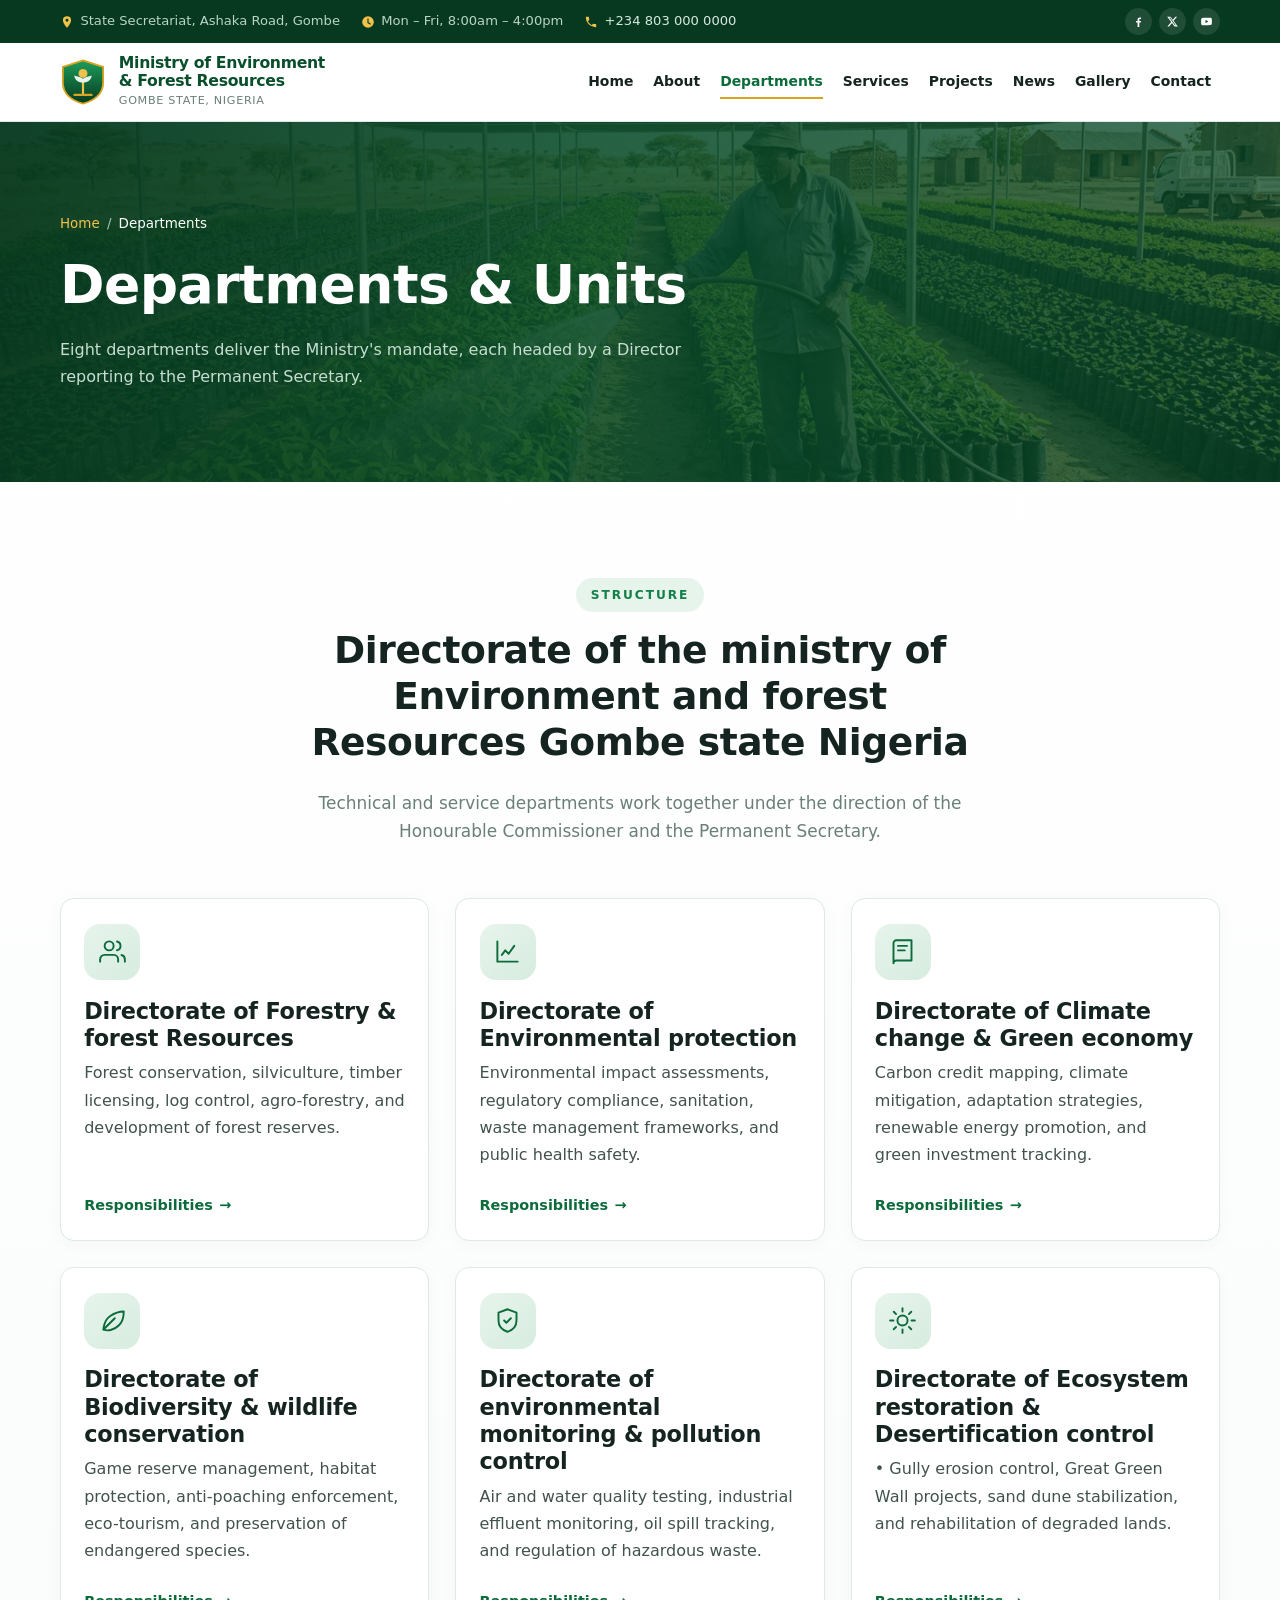
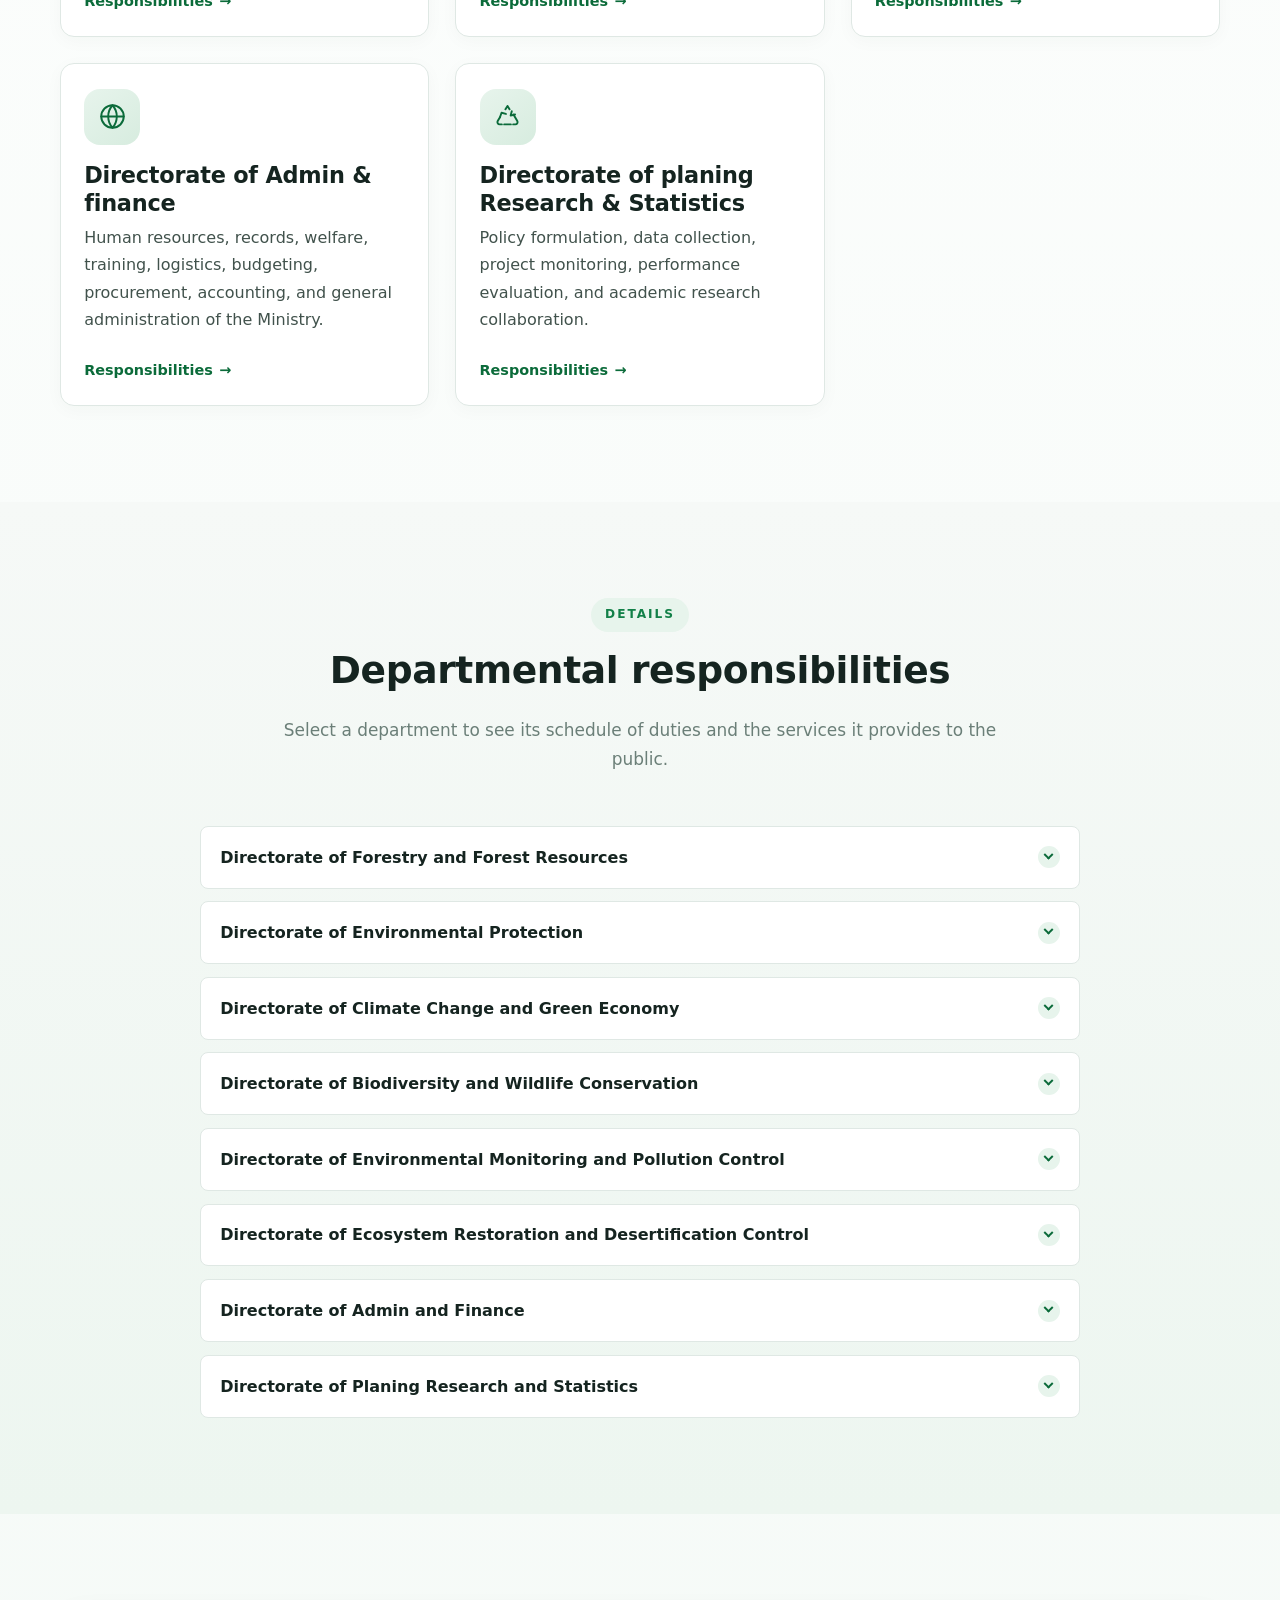
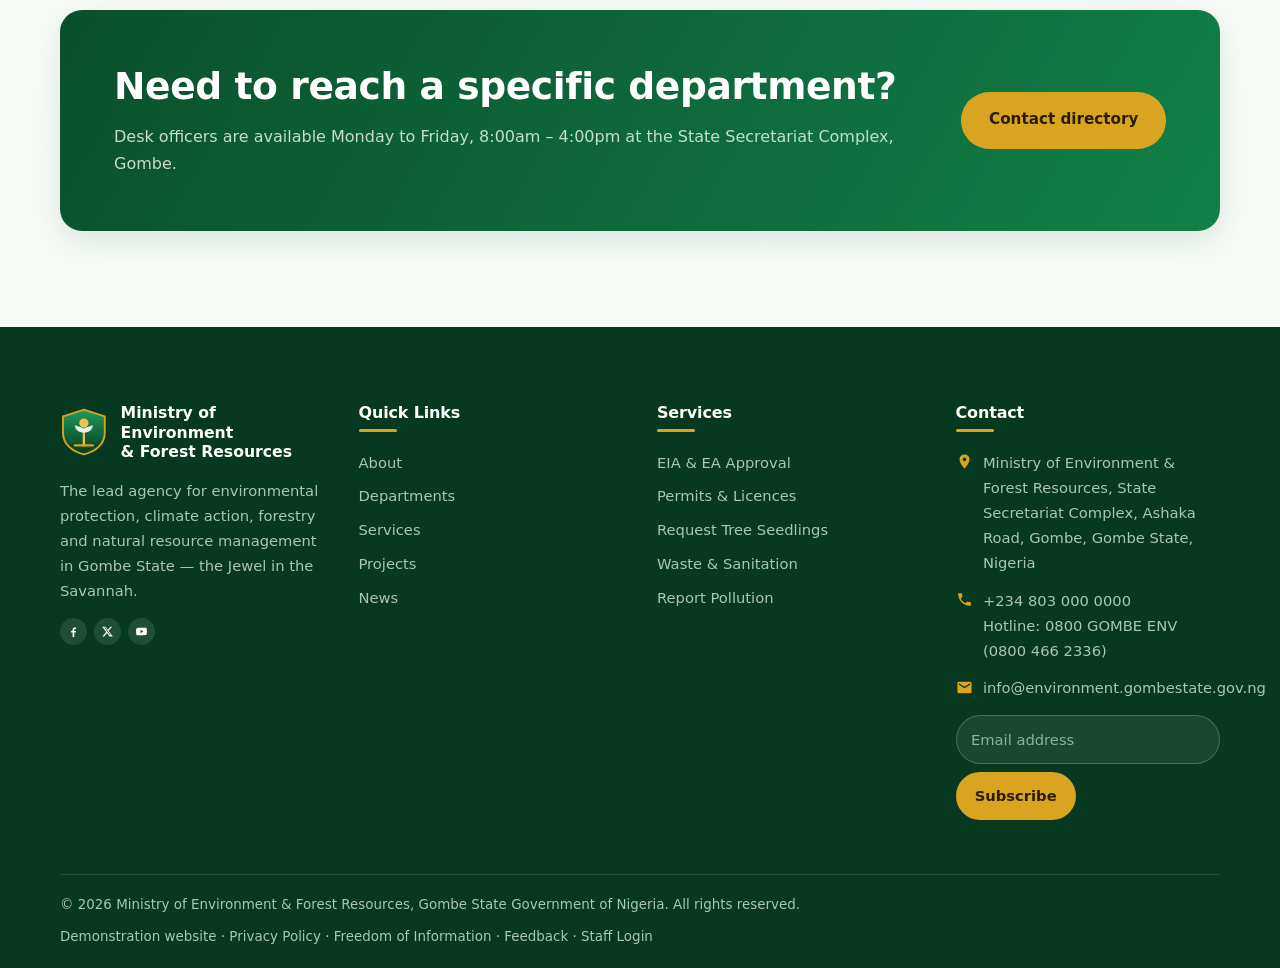
<file: departments.html>
<!DOCTYPE html>
<html lang="en">
<head>
<meta charset="UTF-8">
<meta name="viewport" content="width=device-width, initial-scale=1">
<meta name="description" content="The eight departments of the Gombe State Ministry of Environment & Forest Resources and their responsibilities.">
<meta name="theme-color" content="#0b6b3a">
<meta property="og:title" content="Departments">
<meta property="og:description" content="The eight departments of the Gombe State Ministry of Environment & Forest Resources and their responsibilities.">
<meta property="og:type" content="website">
<title>Departments | Ministry of Environment & Forest Resources, Gombe State Government of Nigeria</title>
<link rel="icon" href="data:image/svg+xml,%3Csvg xmlns='http://www.w3.org/2000/svg' viewBox='0 0 64 64'%3E%3Crect width='64' height='64' rx='14' fill='%230b6b3a'/%3E%3Cpath d='M32 52V28' stroke='%23f0c14b' stroke-width='4'/%3E%3Cpath d='M32 34c-9 0-15-6-15-13 5 2 11 2.5 15 5.5 4-3 10-3.5 15-5.5 0 7-6 13-15 13z' fill='%23e7f4ec'/%3E%3C/svg%3E">
<link rel="stylesheet" href="assets/css/style.css">
</head>
<body>
<a class="skip-link" href="#main">Skip to main content</a>

<!-- ============ TOP BAR ============ -->
<div class="topbar">
  <div class="container">
    <ul class="topbar-list">
      <li><svg viewBox="0 0 24 24" fill="currentColor" aria-hidden="true"><path d="M12 2a7 7 0 0 0-7 7c0 5.3 7 13 7 13s7-7.7 7-13a7 7 0 0 0-7-7Zm0 9.5A2.5 2.5 0 1 1 12 6.5a2.5 2.5 0 0 1 0 5Z"/></svg> State Secretariat, Ashaka Road, Gombe</li>
      <li><svg viewBox="0 0 24 24" fill="currentColor" aria-hidden="true"><path d="M12 2a10 10 0 1 0 0 20 10 10 0 0 0 0-20Zm1 10.6 4 2.3-1 1.7-5-2.9V6h2Z"/></svg> Mon – Fri, 8:00am – 4:00pm</li>
      <li><svg viewBox="0 0 24 24" fill="currentColor" aria-hidden="true"><path d="M6.6 10.8a15 15 0 0 0 6.6 6.6l2.2-2.2a1 1 0 0 1 1-.2 11 11 0 0 0 3.5.6 1 1 0 0 1 1 1V20a1 1 0 0 1-1 1A17 17 0 0 1 3 4a1 1 0 0 1 1-1h3.5a1 1 0 0 1 1 1 11 11 0 0 0 .6 3.5 1 1 0 0 1-.3 1Z"/></svg> <a href="tel:+2348030000000">+234 803 000 0000</a></li>
    </ul>
    <div class="socials" aria-label="Social media">
      <a href="#" aria-label="Facebook"><svg viewBox="0 0 24 24" fill="currentColor" aria-hidden="true"><path d="M13.5 22v-8h2.7l.4-3.1h-3.1V8.9c0-.9.3-1.5 1.6-1.5h1.6V4.6c-.3 0-1.3-.1-2.4-.1-2.4 0-4 1.4-4 4.1v2.3H7.6V14h2.7v8Z"/></svg></a>
      <a href="#" aria-label="X (Twitter)"><svg viewBox="0 0 24 24" fill="currentColor" aria-hidden="true"><path d="M17.5 3h3l-6.6 7.6L21.8 21h-6l-4.7-6.1L5.7 21H2.6l7-8.1L2.2 3h6.1l4.3 5.6Zm-1.1 16h1.7L7.7 4.8H5.9Z"/></svg></a>
      <a href="#" aria-label="YouTube"><svg viewBox="0 0 24 24" fill="currentColor" aria-hidden="true"><path d="M22 12s0-3.3-.4-4.9a2.6 2.6 0 0 0-1.8-1.8C18.1 5 12 5 12 5s-6.1 0-7.8.4a2.6 2.6 0 0 0-1.8 1.8C2 8.7 2 12 2 12s0 3.3.4 4.9a2.6 2.6 0 0 0 1.8 1.8C5.9 19 12 19 12 19s6.1 0 7.8-.4a2.6 2.6 0 0 0 1.8-1.8C22 15.3 22 12 22 12Zm-11.8 3.1V8.9l5.2 3.1Z"/></svg></a>
    </div>
  </div>
</div>

<!-- ============ HEADER ============ -->
<header class="site-header">
  <div class="container nav-wrap">
    <a class="brand" href="index.html">
      <svg class="crest" viewBox="0 0 64 64" role="img" aria-label="Gombe State coat of arms">
  <defs><linearGradient id="cg" x1="0" y1="0" x2="0" y2="1">
    <stop offset="0" stop-color="#1e9d5c"/><stop offset="1" stop-color="#06391f"/></linearGradient></defs>
  <path d="M32 2 60 11v22c0 15-11.7 25-28 29C15.7 58 4 48 4 33V11z" fill="url(#cg)" stroke="#d9a520" stroke-width="2.5"/>
  <circle cx="32" cy="20" r="6.2" fill="#f0c14b"/>
  <path d="M32 50V31" stroke="#f0c14b" stroke-width="3" stroke-linecap="round"/>
  <path d="M32 33c-7 0-12-4.6-12-10 4 1.6 8.4 2 12 4.4 3.6-2.4 8-2.8 12-4.4 0 5.4-5 10-12 10z" fill="#e7f4ec"/>
  <path d="M20 50h24" stroke="#d9a520" stroke-width="3" stroke-linecap="round"/>
</svg>
      <span class="brand-text">
        <strong>Ministry of Environment<br>&amp; Forest Resources</strong>
        <span>Gombe State, Nigeria</span>
      </span>
    </a>
    <button class="nav-toggle" aria-expanded="false" aria-controls="primary-nav" aria-label="Toggle navigation menu">
      <span></span><span></span><span></span>
    </button>
    <nav class="main-nav" id="primary-nav" aria-label="Primary">
      <ul><li><a href="index.html">Home</a></li><li><a href="about.html">About</a></li><li><a href="departments.html" class="active" aria-current="page">Departments</a></li><li><a href="services.html">Services</a></li><li><a href="projects.html">Projects</a></li><li><a href="news.html">News</a></li><li><a href="gallery.html">Gallery</a></li><li><a href="contact.html">Contact</a></li></ul>
      <div class="nav-cta"><a class="btn btn-primary btn-sm" href="contact.html#report"><svg class="" viewBox="0 0 24 24" fill="none" stroke="currentColor" stroke-width="1.8" stroke-linecap="round" stroke-linejoin="round" aria-hidden="true"><path d="M10.3 3.9 1.8 18a2 2 0 0 0 1.7 3h17a2 2 0 0 0 1.7-3L13.7 3.9a2 2 0 0 0-3.4 0Z"/><path d="M12 9v4"/><path d="M12 17h.01"/></svg> Report an Issue</a></div>
    </nav>
  </div>
</header>
<div class="nav-backdrop"></div>
<main id="main">

<section class="page-banner">
  <div class="bg" style="background-image:url('assets/img/nursery.jpg')"></div>
  <div class="container">
    <nav class="crumbs" aria-label="Breadcrumb">
      <a href="index.html">Home</a> <span>/</span> <span aria-current="page">Departments</span>
    </nav>
    <h1>Departments &amp; Units</h1>
    <p>Eight departments deliver the Ministry's mandate, each headed by a Director reporting to the Permanent Secretary.</p>
  </div>
</section>

<section class="section">
  <div class="container">
    <div class="section-head reveal">
      <span class="eyebrow">Structure</span>
      <h2>Directorate of the ministry of Environment and forest Resources Gombe state Nigeria</h2>
      <p class="lede">Technical and service departments work together under the direction of the Honourable Commissioner and the Permanent Secretary.</p>
    </div>
    <div class="grid g-3">
      <article class="card reveal" id="admin"><span class="ico"><svg class="" viewBox="0 0 24 24" fill="none" stroke="currentColor" stroke-width="1.8" stroke-linecap="round" stroke-linejoin="round" aria-hidden="true"><path d="M17 21v-2a4 4 0 0 0-4-4H5a4 4 0 0 0-4 4v2"/><circle cx="9" cy="7" r="4"/><path d="M23 21v-2a4 4 0 0 0-3-3.9"/><path d="M16 3.1a4 4 0 0 1 0 7.8"/></svg></span>
        <h3>Directorate of Forestry &amp; forest Resources </h3><p>Forest conservation, silviculture, timber licensing, log control, agro-forestry, and development of forest reserves.</p>
        <a class="card-link" href="#acc-admin">Responsibilities</a></article>
      <article class="card reveal" id="finance"><span class="ico"><svg class="" viewBox="0 0 24 24" fill="none" stroke="currentColor" stroke-width="1.8" stroke-linecap="round" stroke-linejoin="round" aria-hidden="true"><path d="M3 3v18h18"/><path d="m7 15 3-4 3 3 5-7"/></svg></span>
        <h3>Directorate  of Environmental protection</h3><p>Environmental impact assessments, regulatory compliance, sanitation, waste management frameworks, and public health safety.</p>
        <a class="card-link" href="#acc-finance">Responsibilities</a></article>
      <article class="card reveal" id="planning"><span class="ico"><svg class="" viewBox="0 0 24 24" fill="none" stroke="currentColor" stroke-width="1.8" stroke-linecap="round" stroke-linejoin="round" aria-hidden="true"><path d="M4 4.5A2.5 2.5 0 0 1 6.5 2H20v18H6.5A2.5 2.5 0 0 0 4 22.5Z"/><path d="M8 7h8M8 11h6"/></svg></span>
        <h3>Directorate of Climate change &amp; Green economy</h3><p>Carbon credit mapping, climate mitigation, adaptation strategies, renewable energy promotion, and green investment tracking.</p>
        <a class="card-link" href="#acc-planning">Responsibilities</a></article>
      <article class="card reveal" id="forestry"><span class="ico"><svg class="" viewBox="0 0 24 24" fill="none" stroke="currentColor" stroke-width="1.8" stroke-linecap="round" stroke-linejoin="round" aria-hidden="true"><path d="M4 20s0-8 6-12 12-4 12-4 0 8-4 12-10 6-14 4Z"/><path d="M4 20 14 10"/></svg></span>
        <h3>Directorate of Biodiversity &amp; wildlife conservation </h3><p>Game reserve management, habitat protection, anti-poaching enforcement, eco-tourism, and preservation of endangered species.</p>
        <a class="card-link" href="#acc-forestry">Responsibilities</a></article>
      <article class="card reveal" id="pollution"><span class="ico"><svg class="" viewBox="0 0 24 24" fill="none" stroke="currentColor" stroke-width="1.8" stroke-linecap="round" stroke-linejoin="round" aria-hidden="true"><path d="M12 2 20 5v7c0 5-3.5 8.5-8 10-4.5-1.5-8-5-8-10V5Z"/><path d="m9 12 2 2 4-4"/></svg></span>
        <h3>Directorate of environmental monitoring &amp; pollution control</h3><p>Air and water quality testing, industrial effluent monitoring, oil spill tracking, and regulation of hazardous waste.</p>
        <a class="card-link" href="#acc-pollution">Responsibilities</a></article>
      <article class="card reveal" id="climate"><span class="ico"><svg class="" viewBox="0 0 24 24" fill="none" stroke="currentColor" stroke-width="1.8" stroke-linecap="round" stroke-linejoin="round" aria-hidden="true"><circle cx="12" cy="12" r="4.5"/><path d="M12 1v3M12 20v3M4.2 4.2l2.1 2.1M17.7 17.7l2.1 2.1M1 12h3M20 12h3M4.2 19.8l2.1-2.1M17.7 6.3l2.1-2.1"/></svg></span>
        <h3>Directorate of Ecosystem restoration &amp; Desertification control</h3><p>• Gully erosion control, Great Green Wall projects, sand dune stabilization, and rehabilitation of degraded lands.</p>
        <a class="card-link" href="#acc-climate">Responsibilities</a></article>
      <article class="card reveal" id="conservation"><span class="ico"><svg class="" viewBox="0 0 24 24" fill="none" stroke="currentColor" stroke-width="1.8" stroke-linecap="round" stroke-linejoin="round" aria-hidden="true"><circle cx="12" cy="12" r="10"/><path d="M2 12h20"/><path d="M12 2a15 15 0 0 1 0 20 15 15 0 0 1 0-20Z"/></svg></span>
        <h3>Directorate of Admin &amp; finance</h3><p>Human resources, records, welfare, training, logistics, budgeting, procurement, accounting, and general administration of the Ministry.</p>
        <a class="card-link" href="#acc-conservation">Responsibilities</a></article>
      <article class="card reveal" id="sanitation"><span class="ico"><svg class="" viewBox="0 0 24 24" fill="none" stroke="currentColor" stroke-width="1.8" stroke-linecap="round" stroke-linejoin="round" aria-hidden="true"><path d="M7 19H5a2 2 0 0 1-1.7-3l2-3.3"/><path d="M17 19h2a2 2 0 0 0 1.7-3l-3.4-5.8"/><path d="m10.2 5.6 1.8-3 1.8 3"/><path d="M9 19h6"/><path d="m5.3 12.7 1.4-4 3.9 1"/><path d="m18.7 10.2-3.9 1 1-3.9"/></svg></span>
        <h3>Directorate of planing Research &amp; Statistics</h3><p>Policy formulation, data collection, project monitoring, performance evaluation, and academic research collaboration.</p>
        <a class="card-link" href="#acc-sanitation">Responsibilities</a></article></div>
  </div>
</section>


<section class="section section--soft">
  <div class="container" style="max-width:920px">
    <div class="section-head reveal">
      <span class="eyebrow">Details</span>
      <h2>Departmental responsibilities</h2>
      <p class="lede">Select a department to see its schedule of duties and the services it provides to the public.</p>
    </div>
    <div class="accordion reveal">
      
      <!-- 1. Directorate of Forestry and Forest Resources -->
      <div class="acc-item" id="acc-forestry">
        <button class="acc-btn" aria-expanded="false"><span>Directorate of Forestry and Forest Resources</span><span class="chev"></span></button>
        <div class="acc-panel">
          <div class="acc-panel-inner">
            <p>Management of the state forest estate, nurseries, shelterbelts and community forestry.</p>
            <ul>
              <li>Establishment and maintenance of forest reserves and shelterbelts</li>
              <li>Production and distribution of tree seedlings</li>
              <li>Issuance of tree-felling and fuelwood movement permits</li>
              <li>Forest law enforcement and anti-desertification works</li>
            </ul>
          </div>
        </div>
      </div>

      <!-- 2. Directorate of Environmental Protection -->
      <div class="acc-item" id="acc-protection">
        <button class="acc-btn" aria-expanded="false"><span>Directorate of Environmental Protection</span><span class="chev"></span></button>
        <div class="acc-panel">
          <div class="acc-panel-inner">
            <p>Regulation of pollution sources and protection of public health from environmental hazards.</p>
            <ul>
              <li>Air, water, noise and soil quality monitoring</li>
              <li>Industrial effluent and emissions compliance inspections</li>
              <li>Abatement notices, sanctions and remediation orders</li>
              <li>Management of hazardous and medical waste streams</li>
            </ul>
          </div>
        </div>
      </div>

      <!-- 3. Directorate of Climate Change and Green Economy -->
      <div class="acc-item" id="acc-climate">
        <button class="acc-btn" aria-expanded="false"><span>Directorate of Climate Change and Green Economy</span><span class="chev"></span></button>
        <div class="acc-panel">
          <div class="acc-panel-inner">
            <p>State climate action, resilience planning and clean-energy transition support.</p>
            <ul>
              <li>Implementation of the State Climate Change Action Plan</li>
              <li>Greenhouse gas inventory and climate risk assessment</li>
              <li>Community adaptation and early-warning initiatives</li>
              <li>Promotion of clean cookstoves, solar and other renewables</li>
            </ul>
          </div>
        </div>
      </div>

      <!-- 4. Directorate of Biodiversity and Wildlife Conservation -->
      <div class="acc-item" id="acc-biodiversity">
        <button class="acc-btn" aria-expanded="false"><span>Directorate of Biodiversity and Wildlife Conservation</span><span class="chev"></span></button>
        <div class="acc-panel">
          <div class="acc-panel-inner">
            <p>Protection of wildlife, wetlands and fragile ecosystems across the state.</p>
            <ul>
              <li>Protection of wildlife and their habitats</li>
              <li>Control of bush burning and illegal wildlife trade</li>
              <li>Wetland and watershed conservation</li>
              <li>Eco-tourism development at natural sites</li>
            </ul>
          </div>
        </div>
      </div>

      <!-- 5. Directorate of Environmental Monitoring and Pollution Control -->
      <div class="acc-item" id="acc-pollution">
        <button class="acc-btn" aria-expanded="false"><span>Directorate of Environmental Monitoring and Pollution Control</span><span class="chev"></span></button>
        <div class="acc-panel">
          <div class="acc-panel-inner">
            <p>Air, water, noise and soil quality monitoring.</p>
            <ul>
              <li>Industrial effluent and emissions compliance inspections</li>
              <li>Abatement notices, sanctions and remediation orders</li>
              <li>Management of hazardous and medical waste streams</li>
            </ul>
          </div>
        </div>
      </div>

      <!-- 6. Directorate of Ecosystem Restoration and Desertification Control -->
      <div class="acc-item" id="acc-ecosystem">
        <button class="acc-btn" aria-expanded="false"><span>Directorate of Ecosystem Restoration and Desertification Control</span><span class="chev"></span></button>
        <div class="acc-panel">
          <div class="acc-panel-inner">
            <p>Coordination of solid waste services, public sanitation and the circular economy.</p>
            <ul>
              <li>Supervision of waste collection and transfer operations</li>
              <li>Licensing of private waste operators</li>
              <li>Monthly environmental sanitation exercises</li>
              <li>Recycling, composting and waste-to-wealth enterprise support</li>
            </ul>
          </div>
        </div>
      </div>

      <!-- 7. Directorate of Admin and Finance -->
      <div class="acc-item" id="acc-admin">
        <button class="acc-btn" aria-expanded="false"><span>Directorate of Admin and Finance</span><span class="chev"></span></button>
        <div class="acc-panel">
          <div class="acc-panel-inner">
            <p>Human resources, records, welfare, training, logistics and general administration of the Ministry.</p>
            <ul>
              <li>Staff recruitment, postings, promotion and discipline</li>
              <li>Registry, records and correspondence</li>
              <li>Office logistics, transport and facility management</li>
              <li>Staff capacity building and in-service training</li>
            </ul>
          </div>
        </div>
      </div>

      <!-- 8. Directorate of Planing Research and Statistics -->
      <div class="acc-item" id="acc-planning">
        <button class="acc-btn" aria-expanded="false"><span>Directorate of Planing Research and Statistics</span><span class="chev"></span></button>
        <div class="acc-panel">
          <div class="acc-panel-inner">
            <p>Evidence, monitoring and the Ministry's data systems, including the State of the Environment report.</p>
            <ul>
              <li>Sector planning and project appraisal</li>
              <li>Monitoring &amp; evaluation of programmes and projects</li>
              <li>Environmental data collection, GIS mapping and analysis</li>
              <li>Research partnerships with tertiary institutions</li>
            </ul>
          </div>
        </div>
      </div>

    </div>
  </div>
</section>






<section class="section">
  <div class="container">
    <div class="cta-band reveal">
      <div><h2>Need to reach a specific department?</h2>
        <p>Desk officers are available Monday to Friday, 8:00am – 4:00pm at the State Secretariat Complex, Gombe.</p></div>
      <div class="cta-actions"><a class="btn btn-gold" href="contact.html">Contact directory</a></div>
    </div>
  </div>
</section>

</main>
<!-- ============ FOOTER ============ -->
<footer class="site-footer">
  <div class="container">
    <div class="footer-grid">
      <div>
        <div class="footer-brand"><svg class="crest" viewBox="0 0 64 64" role="img" aria-label="Gombe State coat of arms">
  <defs><linearGradient id="cg" x1="0" y1="0" x2="0" y2="1">
    <stop offset="0" stop-color="#1e9d5c"/><stop offset="1" stop-color="#06391f"/></linearGradient></defs>
  <path d="M32 2 60 11v22c0 15-11.7 25-28 29C15.7 58 4 48 4 33V11z" fill="url(#cg)" stroke="#d9a520" stroke-width="2.5"/>
  <circle cx="32" cy="20" r="6.2" fill="#f0c14b"/>
  <path d="M32 50V31" stroke="#f0c14b" stroke-width="3" stroke-linecap="round"/>
  <path d="M32 33c-7 0-12-4.6-12-10 4 1.6 8.4 2 12 4.4 3.6-2.4 8-2.8 12-4.4 0 5.4-5 10-12 10z" fill="#e7f4ec"/>
  <path d="M20 50h24" stroke="#d9a520" stroke-width="3" stroke-linecap="round"/>
</svg><strong>Ministry of Environment<br>&amp; Forest Resources</strong></div>
        <p>The lead agency for environmental protection, climate action, forestry and natural resource management in Gombe State — the Jewel in the Savannah.</p>
        <div class="socials" aria-label="Social media">
          <a href="#" aria-label="Facebook"><svg viewBox="0 0 24 24" fill="currentColor" aria-hidden="true"><path d="M13.5 22v-8h2.7l.4-3.1h-3.1V8.9c0-.9.3-1.5 1.6-1.5h1.6V4.6c-.3 0-1.3-.1-2.4-.1-2.4 0-4 1.4-4 4.1v2.3H7.6V14h2.7v8Z"/></svg></a>
          <a href="#" aria-label="X (Twitter)"><svg viewBox="0 0 24 24" fill="currentColor" aria-hidden="true"><path d="M17.5 3h3l-6.6 7.6L21.8 21h-6l-4.7-6.1L5.7 21H2.6l7-8.1L2.2 3h6.1l4.3 5.6Zm-1.1 16h1.7L7.7 4.8H5.9Z"/></svg></a>
          <a href="#" aria-label="YouTube"><svg viewBox="0 0 24 24" fill="currentColor" aria-hidden="true"><path d="M22 12s0-3.3-.4-4.9a2.6 2.6 0 0 0-1.8-1.8C18.1 5 12 5 12 5s-6.1 0-7.8.4a2.6 2.6 0 0 0-1.8 1.8C2 8.7 2 12 2 12s0 3.3.4 4.9a2.6 2.6 0 0 0 1.8 1.8C5.9 19 12 19 12 19s6.1 0 7.8-.4a2.6 2.6 0 0 0 1.8-1.8C22 15.3 22 12 22 12Zm-11.8 3.1V8.9l5.2 3.1Z"/></svg></a>
        </div>
      </div>
      <div>
        <h4>Quick Links</h4>
        <ul class="footer-links"><li><a href="about.html">About</a></li><li><a href="departments.html">Departments</a></li><li><a href="services.html">Services</a></li><li><a href="projects.html">Projects</a></li><li><a href="news.html">News</a></li></ul>
      </div>
      <div>
        <h4>Services</h4>
        <ul class="footer-links">
          <li><a href="services.html#eia">EIA &amp; EA Approval</a></li>
          <li><a href="services.html#permits">Permits &amp; Licences</a></li>
          <li><a href="services.html#seedlings">Request Tree Seedlings</a></li>
          <li><a href="services.html#waste">Waste &amp; Sanitation</a></li>
          <li><a href="contact.html#report">Report Pollution</a></li>
        </ul>
      </div>
      <div>
        <h4>Contact</h4>
        <ul class="footer-contact">
          <li><svg viewBox="0 0 24 24" fill="currentColor" aria-hidden="true"><path d="M12 2a7 7 0 0 0-7 7c0 5.3 7 13 7 13s7-7.7 7-13a7 7 0 0 0-7-7Zm0 9.5A2.5 2.5 0 1 1 12 6.5a2.5 2.5 0 0 1 0 5Z"/></svg><span>Ministry of Environment &amp; Forest Resources, State Secretariat Complex, Ashaka Road, Gombe, Gombe State, Nigeria</span></li>
          <li><svg viewBox="0 0 24 24" fill="currentColor" aria-hidden="true"><path d="M6.6 10.8a15 15 0 0 0 6.6 6.6l2.2-2.2a1 1 0 0 1 1-.2 11 11 0 0 0 3.5.6 1 1 0 0 1 1 1V20a1 1 0 0 1-1 1A17 17 0 0 1 3 4a1 1 0 0 1 1-1h3.5a1 1 0 0 1 1 1 11 11 0 0 0 .6 3.5 1 1 0 0 1-.3 1Z"/></svg><span><a href="tel:+2348030000000">+234 803 000 0000</a><br>Hotline: 0800 GOMBE ENV (0800 466 2336)</span></li>
          <li><svg viewBox="0 0 24 24" fill="currentColor" aria-hidden="true"><path d="M20 4H4a2 2 0 0 0-2 2v12a2 2 0 0 0 2 2h16a2 2 0 0 0 2-2V6a2 2 0 0 0-2-2Zm0 4-8 5-8-5V6l8 5 8-5Z"/></svg><span><a href="mailto:info@environment.gombestate.gov.ng">info@environment.gombestate.gov.ng</a></span></li>
        </ul>
        <form class="newsletter" data-validate novalidate aria-label="Newsletter signup">
          <input type="email" name="email" placeholder="Email address" required aria-label="Email address">
          <button type="submit">Subscribe</button>
        </form>
      </div>
    </div>
    <div class="footer-bottom">
      <span>&copy; <span data-year>2026</span> Ministry of Environment & Forest Resources, Gombe State Government of Nigeria. All rights reserved.</span>
      <span>Demonstration website &middot; <a href="#">Privacy Policy</a> &middot; <a href="#">Freedom of Information</a> &middot; <a href="contact.html">Feedback</a> &middot; <a href="admin/login.html">Staff Login</a></span>
    </div>
  </div>
</footer>
<button class="to-top" aria-label="Back to top">
  <svg viewBox="0 0 24 24" aria-hidden="true"><path d="m6 15 6-6 6 6"/></svg>
</button>
<script src="assets/js/main.js"></script>
</body>
</html>
</file>
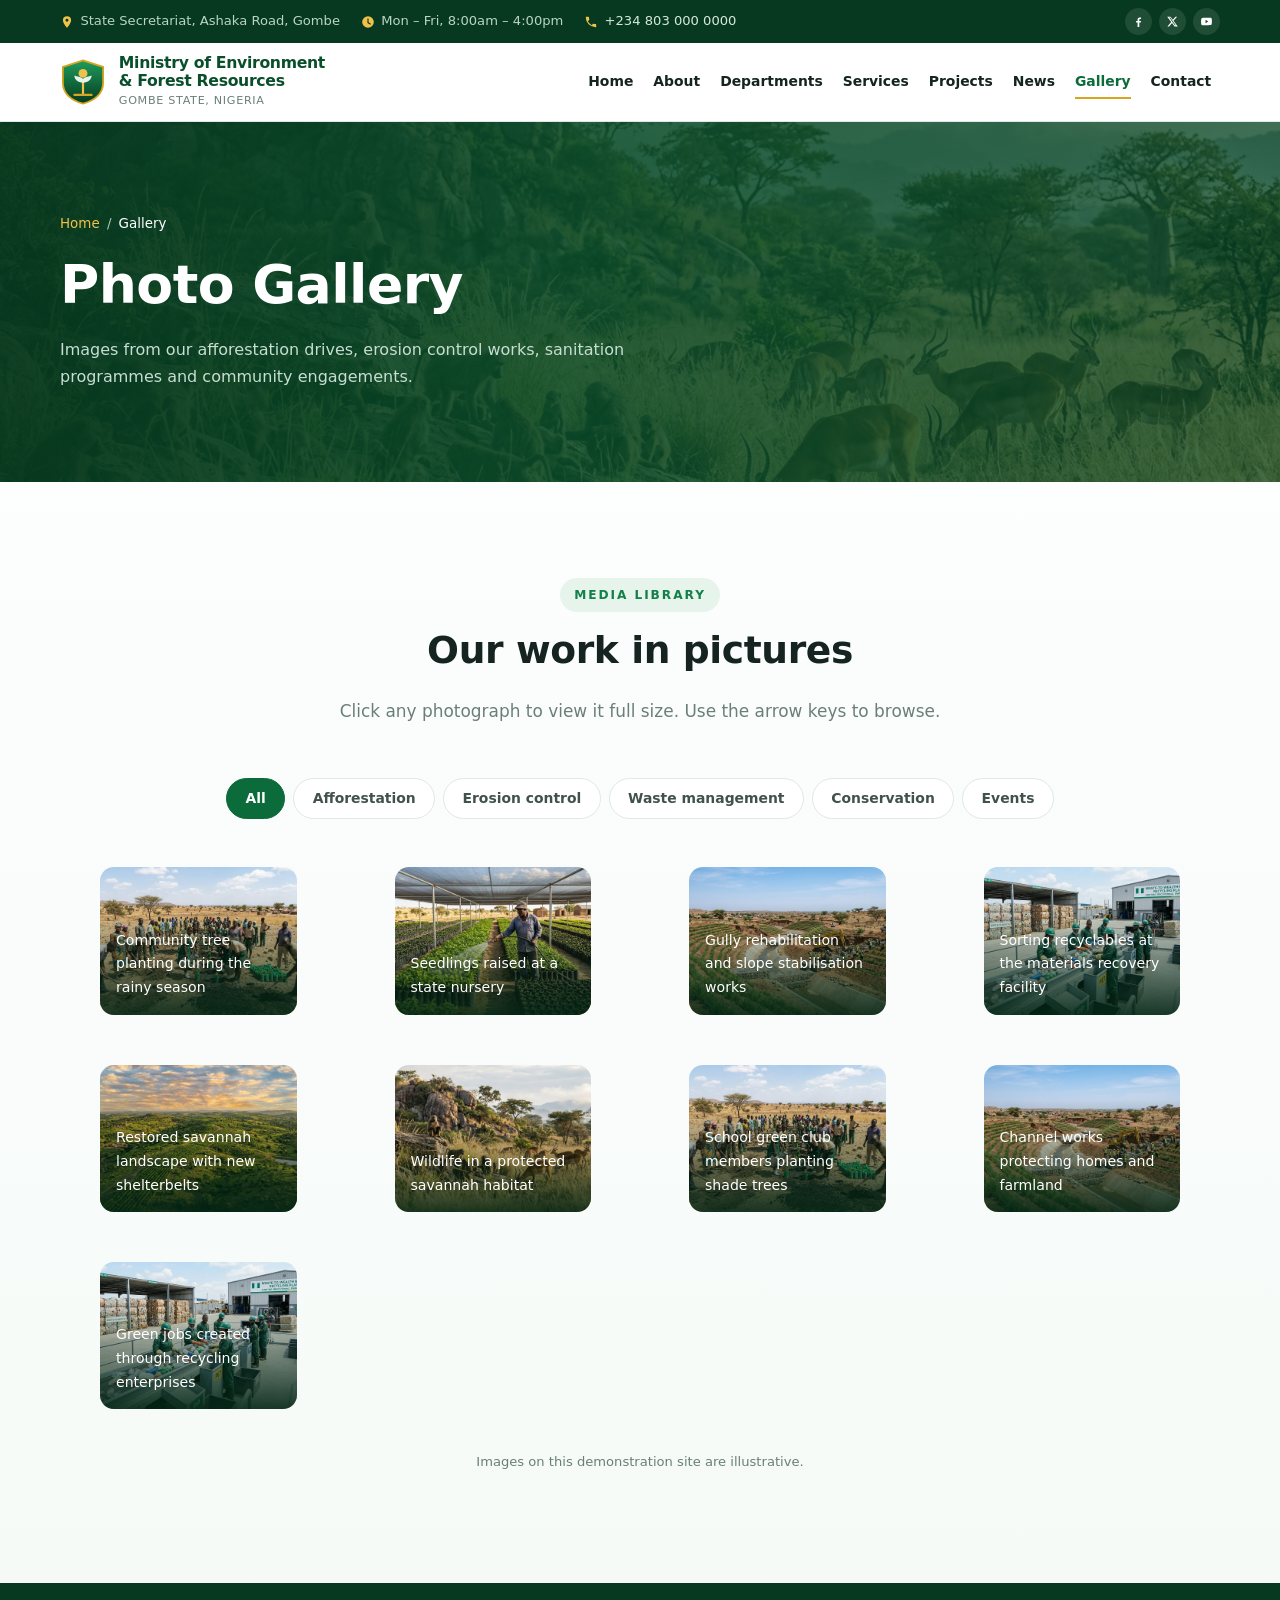
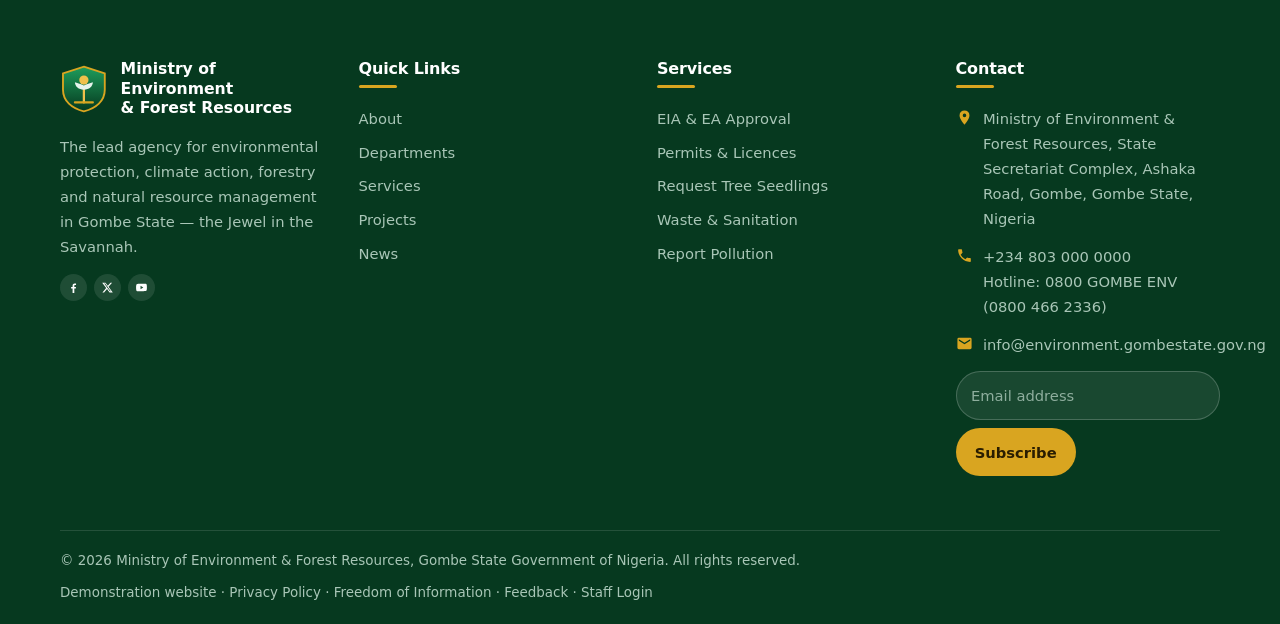
<file: gallery.html>
<!DOCTYPE html>
<html lang="en">
<head>
<meta charset="UTF-8">
<meta name="viewport" content="width=device-width, initial-scale=1">
<meta name="description" content="Photographs of afforestation, erosion control, waste management and community engagement work in Gombe State.">
<meta name="theme-color" content="#0b6b3a">
<meta property="og:title" content="Gallery">
<meta property="og:description" content="Photographs of afforestation, erosion control, waste management and community engagement work in Gombe State.">
<meta property="og:type" content="website">
<title>Gallery | Ministry of Environment & Forest Resources, Gombe State Government of Nigeria</title>
<link rel="icon" href="data:image/svg+xml,%3Csvg xmlns='http://www.w3.org/2000/svg' viewBox='0 0 64 64'%3E%3Crect width='64' height='64' rx='14' fill='%230b6b3a'/%3E%3Cpath d='M32 52V28' stroke='%23f0c14b' stroke-width='4'/%3E%3Cpath d='M32 34c-9 0-15-6-15-13 5 2 11 2.5 15 5.5 4-3 10-3.5 15-5.5 0 7-6 13-15 13z' fill='%23e7f4ec'/%3E%3C/svg%3E">
<link rel="stylesheet" href="assets/css/style.css">
</head>
<body>
<a class="skip-link" href="#main">Skip to main content</a>

<!-- ============ TOP BAR ============ -->
<div class="topbar">
  <div class="container">
    <ul class="topbar-list">
      <li><svg viewBox="0 0 24 24" fill="currentColor" aria-hidden="true"><path d="M12 2a7 7 0 0 0-7 7c0 5.3 7 13 7 13s7-7.7 7-13a7 7 0 0 0-7-7Zm0 9.5A2.5 2.5 0 1 1 12 6.5a2.5 2.5 0 0 1 0 5Z"/></svg> State Secretariat, Ashaka Road, Gombe</li>
      <li><svg viewBox="0 0 24 24" fill="currentColor" aria-hidden="true"><path d="M12 2a10 10 0 1 0 0 20 10 10 0 0 0 0-20Zm1 10.6 4 2.3-1 1.7-5-2.9V6h2Z"/></svg> Mon – Fri, 8:00am – 4:00pm</li>
      <li><svg viewBox="0 0 24 24" fill="currentColor" aria-hidden="true"><path d="M6.6 10.8a15 15 0 0 0 6.6 6.6l2.2-2.2a1 1 0 0 1 1-.2 11 11 0 0 0 3.5.6 1 1 0 0 1 1 1V20a1 1 0 0 1-1 1A17 17 0 0 1 3 4a1 1 0 0 1 1-1h3.5a1 1 0 0 1 1 1 11 11 0 0 0 .6 3.5 1 1 0 0 1-.3 1Z"/></svg> <a href="tel:+2348030000000">+234 803 000 0000</a></li>
    </ul>
    <div class="socials" aria-label="Social media">
      <a href="#" aria-label="Facebook"><svg viewBox="0 0 24 24" fill="currentColor" aria-hidden="true"><path d="M13.5 22v-8h2.7l.4-3.1h-3.1V8.9c0-.9.3-1.5 1.6-1.5h1.6V4.6c-.3 0-1.3-.1-2.4-.1-2.4 0-4 1.4-4 4.1v2.3H7.6V14h2.7v8Z"/></svg></a>
      <a href="#" aria-label="X (Twitter)"><svg viewBox="0 0 24 24" fill="currentColor" aria-hidden="true"><path d="M17.5 3h3l-6.6 7.6L21.8 21h-6l-4.7-6.1L5.7 21H2.6l7-8.1L2.2 3h6.1l4.3 5.6Zm-1.1 16h1.7L7.7 4.8H5.9Z"/></svg></a>
      <a href="#" aria-label="YouTube"><svg viewBox="0 0 24 24" fill="currentColor" aria-hidden="true"><path d="M22 12s0-3.3-.4-4.9a2.6 2.6 0 0 0-1.8-1.8C18.1 5 12 5 12 5s-6.1 0-7.8.4a2.6 2.6 0 0 0-1.8 1.8C2 8.7 2 12 2 12s0 3.3.4 4.9a2.6 2.6 0 0 0 1.8 1.8C5.9 19 12 19 12 19s6.1 0 7.8-.4a2.6 2.6 0 0 0 1.8-1.8C22 15.3 22 12 22 12Zm-11.8 3.1V8.9l5.2 3.1Z"/></svg></a>
    </div>
  </div>
</div>

<!-- ============ HEADER ============ -->
<header class="site-header">
  <div class="container nav-wrap">
    <a class="brand" href="index.html">
      <svg class="crest" viewBox="0 0 64 64" role="img" aria-label="Gombe State coat of arms">
  <defs><linearGradient id="cg" x1="0" y1="0" x2="0" y2="1">
    <stop offset="0" stop-color="#1e9d5c"/><stop offset="1" stop-color="#06391f"/></linearGradient></defs>
  <path d="M32 2 60 11v22c0 15-11.7 25-28 29C15.7 58 4 48 4 33V11z" fill="url(#cg)" stroke="#d9a520" stroke-width="2.5"/>
  <circle cx="32" cy="20" r="6.2" fill="#f0c14b"/>
  <path d="M32 50V31" stroke="#f0c14b" stroke-width="3" stroke-linecap="round"/>
  <path d="M32 33c-7 0-12-4.6-12-10 4 1.6 8.4 2 12 4.4 3.6-2.4 8-2.8 12-4.4 0 5.4-5 10-12 10z" fill="#e7f4ec"/>
  <path d="M20 50h24" stroke="#d9a520" stroke-width="3" stroke-linecap="round"/>
</svg>
      <span class="brand-text">
        <strong>Ministry of Environment<br>&amp; Forest Resources</strong>
        <span>Gombe State, Nigeria</span>
      </span>
    </a>
    <button class="nav-toggle" aria-expanded="false" aria-controls="primary-nav" aria-label="Toggle navigation menu">
      <span></span><span></span><span></span>
    </button>
    <nav class="main-nav" id="primary-nav" aria-label="Primary">
      <ul><li><a href="index.html">Home</a></li><li><a href="about.html">About</a></li><li><a href="departments.html">Departments</a></li><li><a href="services.html">Services</a></li><li><a href="projects.html">Projects</a></li><li><a href="news.html">News</a></li><li><a href="gallery.html" class="active" aria-current="page">Gallery</a></li><li><a href="contact.html">Contact</a></li></ul>
      <div class="nav-cta"><a class="btn btn-primary btn-sm" href="contact.html#report"><svg class="" viewBox="0 0 24 24" fill="none" stroke="currentColor" stroke-width="1.8" stroke-linecap="round" stroke-linejoin="round" aria-hidden="true"><path d="M10.3 3.9 1.8 18a2 2 0 0 0 1.7 3h17a2 2 0 0 0 1.7-3L13.7 3.9a2 2 0 0 0-3.4 0Z"/><path d="M12 9v4"/><path d="M12 17h.01"/></svg> Report an Issue</a></div>
    </nav>
  </div>
</header>
<div class="nav-backdrop"></div>
<main id="main">

<section class="page-banner">
  <div class="bg" style="background-image:url('assets/img/wildlife.jpg')"></div>
  <div class="container">
    <nav class="crumbs" aria-label="Breadcrumb">
      <a href="index.html">Home</a> <span>/</span> <span aria-current="page">Gallery</span>
    </nav>
    <h1>Photo Gallery</h1>
    <p>Images from our afforestation drives, erosion control works, sanitation programmes and community engagements.</p>
  </div>
</section>

<section class="section">
  <div class="container">
    <div class="section-head reveal"><span class="eyebrow">Media library</span><h2>Our work in pictures</h2>
      <p class="lede">Click any photograph to view it full size. Use the arrow keys to browse.</p></div>
    <div class="filters reveal" data-filter-group="gallery-grid">
      <button class="filter-btn active" data-filter="all">All</button>
      <button class="filter-btn" data-filter="trees">Afforestation</button>
      <button class="filter-btn" data-filter="erosion">Erosion control</button>
      <button class="filter-btn" data-filter="waste">Waste management</button>
      <button class="filter-btn" data-filter="conservation">Conservation</button>
      <button class="filter-btn" data-filter="events">Events</button>
    </div>
    <div class="gallery" id="gallery-grid">
      <figure class="gitem" data-cat="trees" tabindex="0">
        <img loading="lazy" decoding="async" src="assets/img/afforestation.jpg" alt="Community tree planting during the rainy season" loading="lazy"><figcaption>Community tree planting during the rainy season</figcaption>
      </figure>
      <figure class="gitem" data-cat="trees" tabindex="0">
        <img loading="lazy" decoding="async" src="assets/img/nursery.jpg" alt="Seedlings raised at a state nursery" loading="lazy"><figcaption>Seedlings raised at a state nursery</figcaption>
      </figure>
      <figure class="gitem" data-cat="erosion" tabindex="0">
        <img loading="lazy" decoding="async" src="assets/img/erosion.jpg" alt="Gully rehabilitation and slope stabilisation works" loading="lazy"><figcaption>Gully rehabilitation and slope stabilisation works</figcaption>
      </figure>
      <figure class="gitem" data-cat="waste" tabindex="0">
        <img loading="lazy" decoding="async" src="assets/img/waste.jpg" alt="Sorting recyclables at the materials recovery facility" loading="lazy"><figcaption>Sorting recyclables at the materials recovery facility</figcaption>
      </figure>
      <figure class="gitem" data-cat="trees" tabindex="0">
        <img loading="lazy" decoding="async" src="assets/img/hero-1.jpg" alt="Restored savannah landscape with new shelterbelts" loading="lazy"><figcaption>Restored savannah landscape with new shelterbelts</figcaption>
      </figure>
      <figure class="gitem" data-cat="conservation" tabindex="0">
        <img loading="lazy" decoding="async" src="assets/img/wildlife.jpg" alt="Wildlife in a protected savannah habitat" loading="lazy"><figcaption>Wildlife in a protected savannah habitat</figcaption>
      </figure>
      <figure class="gitem" data-cat="events" tabindex="0">
        <img loading="lazy" decoding="async" src="assets/img/afforestation.jpg" alt="School green club members planting shade trees" loading="lazy"><figcaption>School green club members planting shade trees</figcaption>
      </figure>
      <figure class="gitem" data-cat="erosion" tabindex="0">
        <img loading="lazy" decoding="async" src="assets/img/erosion.jpg" alt="Channel works protecting homes and farmland" loading="lazy"><figcaption>Channel works protecting homes and farmland</figcaption>
      </figure>
      <figure class="gitem" data-cat="waste" tabindex="0">
        <img loading="lazy" decoding="async" src="assets/img/waste.jpg" alt="Green jobs created through recycling enterprises" loading="lazy"><figcaption>Green jobs created through recycling enterprises</figcaption>
      </figure></div>
    <p class="form-note text-center" style="margin-top:1.6rem">Images on this demonstration site are illustrative.</p>
  </div>
</section>

</main>
<!-- ============ FOOTER ============ -->
<footer class="site-footer">
  <div class="container">
    <div class="footer-grid">
      <div>
        <div class="footer-brand"><svg class="crest" viewBox="0 0 64 64" role="img" aria-label="Gombe State coat of arms">
  <defs><linearGradient id="cg" x1="0" y1="0" x2="0" y2="1">
    <stop offset="0" stop-color="#1e9d5c"/><stop offset="1" stop-color="#06391f"/></linearGradient></defs>
  <path d="M32 2 60 11v22c0 15-11.7 25-28 29C15.7 58 4 48 4 33V11z" fill="url(#cg)" stroke="#d9a520" stroke-width="2.5"/>
  <circle cx="32" cy="20" r="6.2" fill="#f0c14b"/>
  <path d="M32 50V31" stroke="#f0c14b" stroke-width="3" stroke-linecap="round"/>
  <path d="M32 33c-7 0-12-4.6-12-10 4 1.6 8.4 2 12 4.4 3.6-2.4 8-2.8 12-4.4 0 5.4-5 10-12 10z" fill="#e7f4ec"/>
  <path d="M20 50h24" stroke="#d9a520" stroke-width="3" stroke-linecap="round"/>
</svg><strong>Ministry of Environment<br>&amp; Forest Resources</strong></div>
        <p>The lead agency for environmental protection, climate action, forestry and natural resource management in Gombe State — the Jewel in the Savannah.</p>
        <div class="socials" aria-label="Social media">
          <a href="#" aria-label="Facebook"><svg viewBox="0 0 24 24" fill="currentColor" aria-hidden="true"><path d="M13.5 22v-8h2.7l.4-3.1h-3.1V8.9c0-.9.3-1.5 1.6-1.5h1.6V4.6c-.3 0-1.3-.1-2.4-.1-2.4 0-4 1.4-4 4.1v2.3H7.6V14h2.7v8Z"/></svg></a>
          <a href="#" aria-label="X (Twitter)"><svg viewBox="0 0 24 24" fill="currentColor" aria-hidden="true"><path d="M17.5 3h3l-6.6 7.6L21.8 21h-6l-4.7-6.1L5.7 21H2.6l7-8.1L2.2 3h6.1l4.3 5.6Zm-1.1 16h1.7L7.7 4.8H5.9Z"/></svg></a>
          <a href="#" aria-label="YouTube"><svg viewBox="0 0 24 24" fill="currentColor" aria-hidden="true"><path d="M22 12s0-3.3-.4-4.9a2.6 2.6 0 0 0-1.8-1.8C18.1 5 12 5 12 5s-6.1 0-7.8.4a2.6 2.6 0 0 0-1.8 1.8C2 8.7 2 12 2 12s0 3.3.4 4.9a2.6 2.6 0 0 0 1.8 1.8C5.9 19 12 19 12 19s6.1 0 7.8-.4a2.6 2.6 0 0 0 1.8-1.8C22 15.3 22 12 22 12Zm-11.8 3.1V8.9l5.2 3.1Z"/></svg></a>
        </div>
      </div>
      <div>
        <h4>Quick Links</h4>
        <ul class="footer-links"><li><a href="about.html">About</a></li><li><a href="departments.html">Departments</a></li><li><a href="services.html">Services</a></li><li><a href="projects.html">Projects</a></li><li><a href="news.html">News</a></li></ul>
      </div>
      <div>
        <h4>Services</h4>
        <ul class="footer-links">
          <li><a href="services.html#eia">EIA &amp; EA Approval</a></li>
          <li><a href="services.html#permits">Permits &amp; Licences</a></li>
          <li><a href="services.html#seedlings">Request Tree Seedlings</a></li>
          <li><a href="services.html#waste">Waste &amp; Sanitation</a></li>
          <li><a href="contact.html#report">Report Pollution</a></li>
        </ul>
      </div>
      <div>
        <h4>Contact</h4>
        <ul class="footer-contact">
          <li><svg viewBox="0 0 24 24" fill="currentColor" aria-hidden="true"><path d="M12 2a7 7 0 0 0-7 7c0 5.3 7 13 7 13s7-7.7 7-13a7 7 0 0 0-7-7Zm0 9.5A2.5 2.5 0 1 1 12 6.5a2.5 2.5 0 0 1 0 5Z"/></svg><span>Ministry of Environment &amp; Forest Resources, State Secretariat Complex, Ashaka Road, Gombe, Gombe State, Nigeria</span></li>
          <li><svg viewBox="0 0 24 24" fill="currentColor" aria-hidden="true"><path d="M6.6 10.8a15 15 0 0 0 6.6 6.6l2.2-2.2a1 1 0 0 1 1-.2 11 11 0 0 0 3.5.6 1 1 0 0 1 1 1V20a1 1 0 0 1-1 1A17 17 0 0 1 3 4a1 1 0 0 1 1-1h3.5a1 1 0 0 1 1 1 11 11 0 0 0 .6 3.5 1 1 0 0 1-.3 1Z"/></svg><span><a href="tel:+2348030000000">+234 803 000 0000</a><br>Hotline: 0800 GOMBE ENV (0800 466 2336)</span></li>
          <li><svg viewBox="0 0 24 24" fill="currentColor" aria-hidden="true"><path d="M20 4H4a2 2 0 0 0-2 2v12a2 2 0 0 0 2 2h16a2 2 0 0 0 2-2V6a2 2 0 0 0-2-2Zm0 4-8 5-8-5V6l8 5 8-5Z"/></svg><span><a href="mailto:info@environment.gombestate.gov.ng">info@environment.gombestate.gov.ng</a></span></li>
        </ul>
        <form class="newsletter" data-validate novalidate aria-label="Newsletter signup">
          <input type="email" name="email" placeholder="Email address" required aria-label="Email address">
          <button type="submit">Subscribe</button>
        </form>
      </div>
    </div>
    <div class="footer-bottom">
      <span>&copy; <span data-year>2026</span> Ministry of Environment & Forest Resources, Gombe State Government of Nigeria. All rights reserved.</span>
      <span>Demonstration website &middot; <a href="#">Privacy Policy</a> &middot; <a href="#">Freedom of Information</a> &middot; <a href="contact.html">Feedback</a> &middot; <a href="admin/login.html">Staff Login</a></span>
    </div>
  </div>
</footer>
<button class="to-top" aria-label="Back to top">
  <svg viewBox="0 0 24 24" aria-hidden="true"><path d="m6 15 6-6 6 6"/></svg>
</button>
<script src="assets/js/main.js"></script>
</body>
</html>
</file>
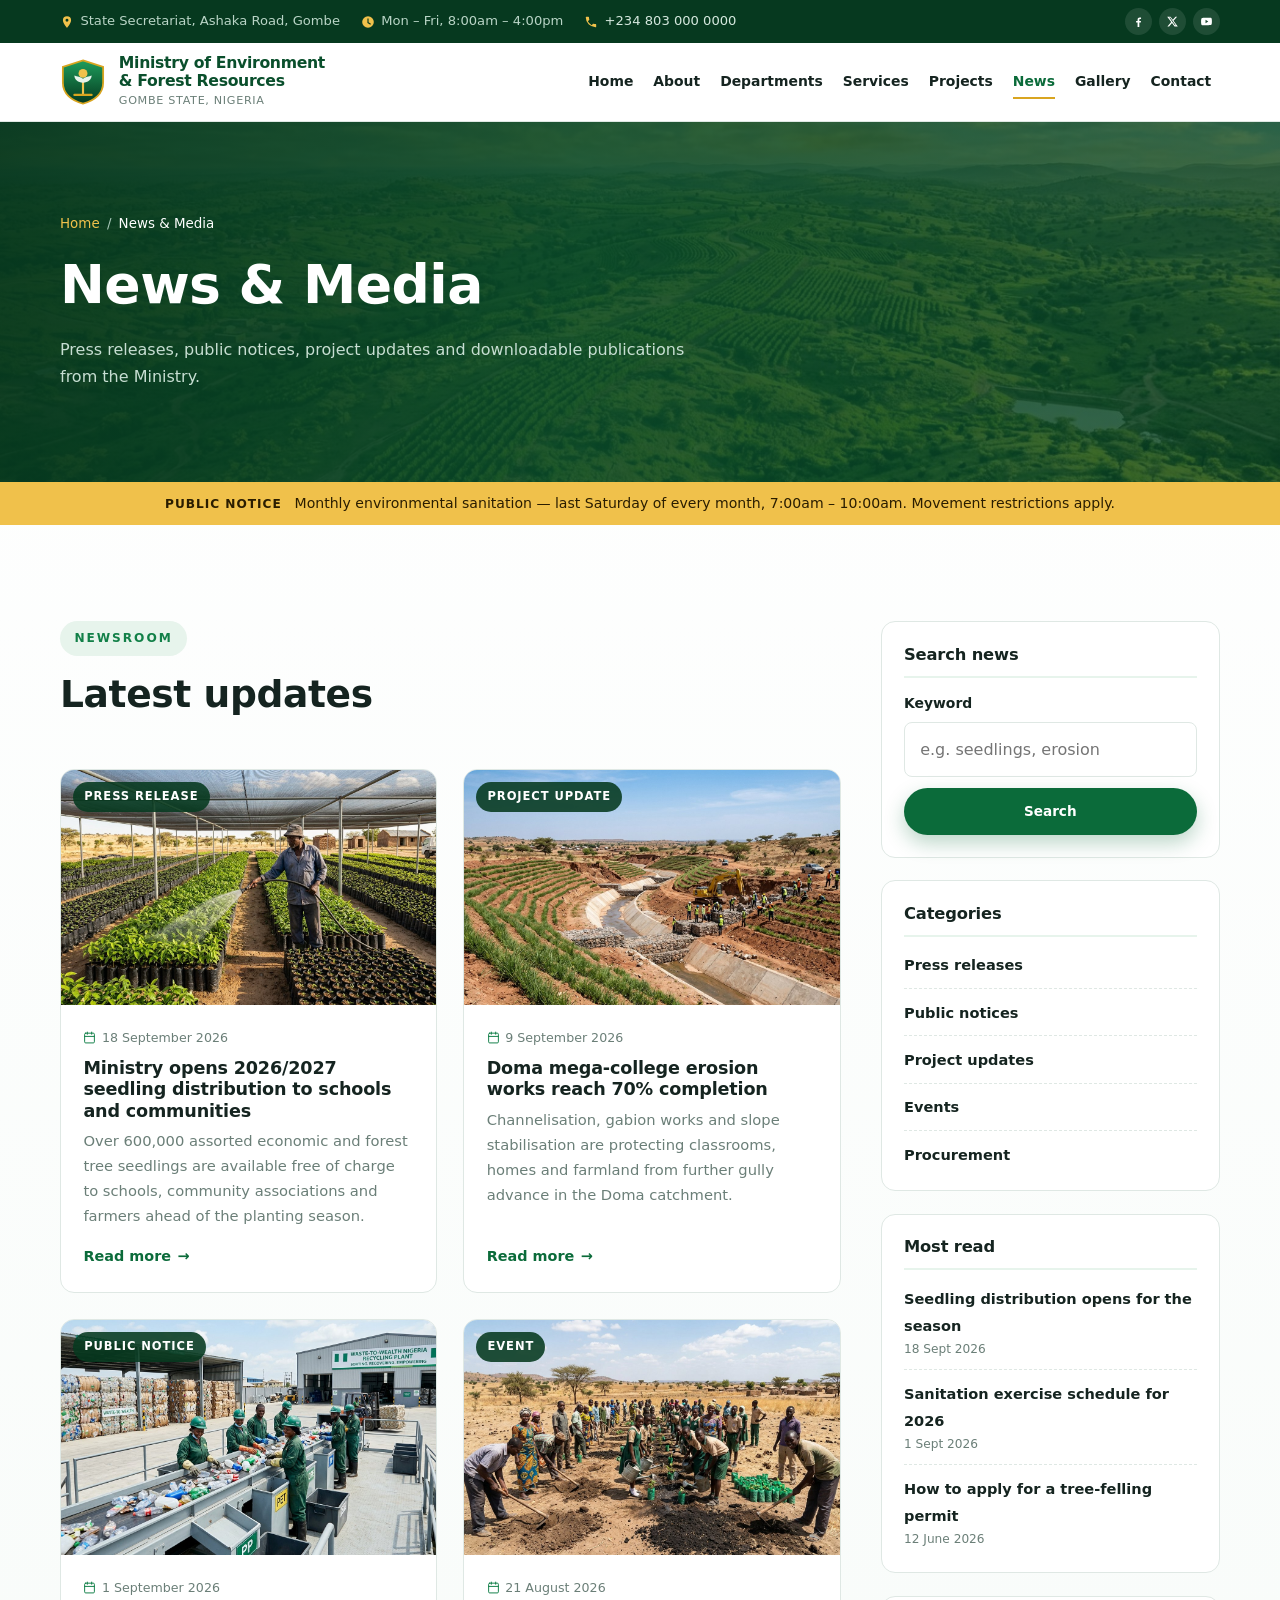
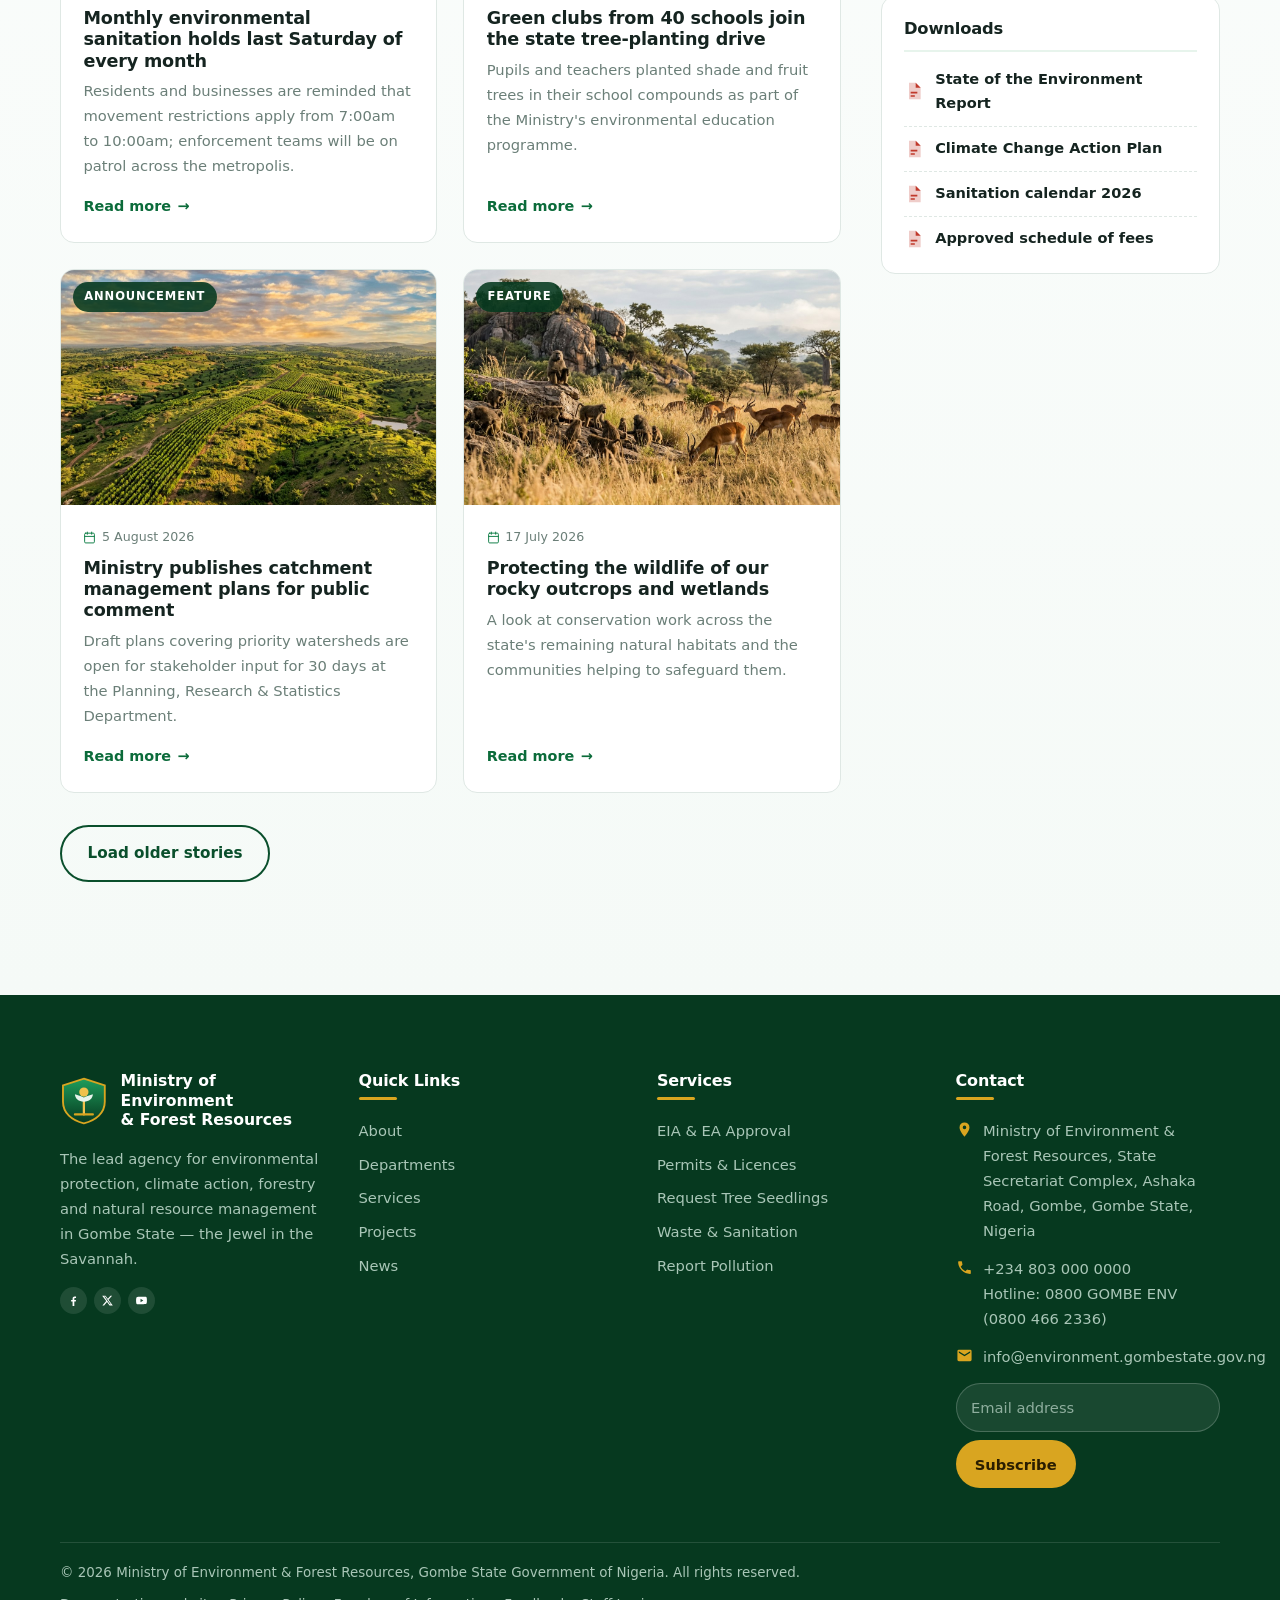
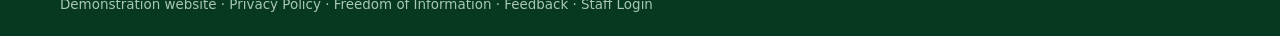
<file: news.html>
<!DOCTYPE html>
<html lang="en">
<head>
<meta charset="UTF-8">
<meta name="viewport" content="width=device-width, initial-scale=1">
<meta name="description" content="Press releases, public notices, project updates and publications from the Gombe State Ministry of Environment & Forest Resources.">
<meta name="theme-color" content="#0b6b3a">
<meta property="og:title" content="News & Media">
<meta property="og:description" content="Press releases, public notices, project updates and publications from the Gombe State Ministry of Environment & Forest Resources.">
<meta property="og:type" content="website">
<title>News & Media | Ministry of Environment & Forest Resources, Gombe State Government of Nigeria</title>
<link rel="icon" href="data:image/svg+xml,%3Csvg xmlns='http://www.w3.org/2000/svg' viewBox='0 0 64 64'%3E%3Crect width='64' height='64' rx='14' fill='%230b6b3a'/%3E%3Cpath d='M32 52V28' stroke='%23f0c14b' stroke-width='4'/%3E%3Cpath d='M32 34c-9 0-15-6-15-13 5 2 11 2.5 15 5.5 4-3 10-3.5 15-5.5 0 7-6 13-15 13z' fill='%23e7f4ec'/%3E%3C/svg%3E">
<link rel="stylesheet" href="assets/css/style.css">
</head>
<body>
<a class="skip-link" href="#main">Skip to main content</a>

<!-- ============ TOP BAR ============ -->
<div class="topbar">
  <div class="container">
    <ul class="topbar-list">
      <li><svg viewBox="0 0 24 24" fill="currentColor" aria-hidden="true"><path d="M12 2a7 7 0 0 0-7 7c0 5.3 7 13 7 13s7-7.7 7-13a7 7 0 0 0-7-7Zm0 9.5A2.5 2.5 0 1 1 12 6.5a2.5 2.5 0 0 1 0 5Z"/></svg> State Secretariat, Ashaka Road, Gombe</li>
      <li><svg viewBox="0 0 24 24" fill="currentColor" aria-hidden="true"><path d="M12 2a10 10 0 1 0 0 20 10 10 0 0 0 0-20Zm1 10.6 4 2.3-1 1.7-5-2.9V6h2Z"/></svg> Mon – Fri, 8:00am – 4:00pm</li>
      <li><svg viewBox="0 0 24 24" fill="currentColor" aria-hidden="true"><path d="M6.6 10.8a15 15 0 0 0 6.6 6.6l2.2-2.2a1 1 0 0 1 1-.2 11 11 0 0 0 3.5.6 1 1 0 0 1 1 1V20a1 1 0 0 1-1 1A17 17 0 0 1 3 4a1 1 0 0 1 1-1h3.5a1 1 0 0 1 1 1 11 11 0 0 0 .6 3.5 1 1 0 0 1-.3 1Z"/></svg> <a href="tel:+2348030000000">+234 803 000 0000</a></li>
    </ul>
    <div class="socials" aria-label="Social media">
      <a href="#" aria-label="Facebook"><svg viewBox="0 0 24 24" fill="currentColor" aria-hidden="true"><path d="M13.5 22v-8h2.7l.4-3.1h-3.1V8.9c0-.9.3-1.5 1.6-1.5h1.6V4.6c-.3 0-1.3-.1-2.4-.1-2.4 0-4 1.4-4 4.1v2.3H7.6V14h2.7v8Z"/></svg></a>
      <a href="#" aria-label="X (Twitter)"><svg viewBox="0 0 24 24" fill="currentColor" aria-hidden="true"><path d="M17.5 3h3l-6.6 7.6L21.8 21h-6l-4.7-6.1L5.7 21H2.6l7-8.1L2.2 3h6.1l4.3 5.6Zm-1.1 16h1.7L7.7 4.8H5.9Z"/></svg></a>
      <a href="#" aria-label="YouTube"><svg viewBox="0 0 24 24" fill="currentColor" aria-hidden="true"><path d="M22 12s0-3.3-.4-4.9a2.6 2.6 0 0 0-1.8-1.8C18.1 5 12 5 12 5s-6.1 0-7.8.4a2.6 2.6 0 0 0-1.8 1.8C2 8.7 2 12 2 12s0 3.3.4 4.9a2.6 2.6 0 0 0 1.8 1.8C5.9 19 12 19 12 19s6.1 0 7.8-.4a2.6 2.6 0 0 0 1.8-1.8C22 15.3 22 12 22 12Zm-11.8 3.1V8.9l5.2 3.1Z"/></svg></a>
    </div>
  </div>
</div>

<!-- ============ HEADER ============ -->
<header class="site-header">
  <div class="container nav-wrap">
    <a class="brand" href="index.html">
      <svg class="crest" viewBox="0 0 64 64" role="img" aria-label="Gombe State coat of arms">
  <defs><linearGradient id="cg" x1="0" y1="0" x2="0" y2="1">
    <stop offset="0" stop-color="#1e9d5c"/><stop offset="1" stop-color="#06391f"/></linearGradient></defs>
  <path d="M32 2 60 11v22c0 15-11.7 25-28 29C15.7 58 4 48 4 33V11z" fill="url(#cg)" stroke="#d9a520" stroke-width="2.5"/>
  <circle cx="32" cy="20" r="6.2" fill="#f0c14b"/>
  <path d="M32 50V31" stroke="#f0c14b" stroke-width="3" stroke-linecap="round"/>
  <path d="M32 33c-7 0-12-4.6-12-10 4 1.6 8.4 2 12 4.4 3.6-2.4 8-2.8 12-4.4 0 5.4-5 10-12 10z" fill="#e7f4ec"/>
  <path d="M20 50h24" stroke="#d9a520" stroke-width="3" stroke-linecap="round"/>
</svg>
      <span class="brand-text">
        <strong>Ministry of Environment<br>&amp; Forest Resources</strong>
        <span>Gombe State, Nigeria</span>
      </span>
    </a>
    <button class="nav-toggle" aria-expanded="false" aria-controls="primary-nav" aria-label="Toggle navigation menu">
      <span></span><span></span><span></span>
    </button>
    <nav class="main-nav" id="primary-nav" aria-label="Primary">
      <ul><li><a href="index.html">Home</a></li><li><a href="about.html">About</a></li><li><a href="departments.html">Departments</a></li><li><a href="services.html">Services</a></li><li><a href="projects.html">Projects</a></li><li><a href="news.html" class="active" aria-current="page">News</a></li><li><a href="gallery.html">Gallery</a></li><li><a href="contact.html">Contact</a></li></ul>
      <div class="nav-cta"><a class="btn btn-primary btn-sm" href="contact.html#report"><svg class="" viewBox="0 0 24 24" fill="none" stroke="currentColor" stroke-width="1.8" stroke-linecap="round" stroke-linejoin="round" aria-hidden="true"><path d="M10.3 3.9 1.8 18a2 2 0 0 0 1.7 3h17a2 2 0 0 0 1.7-3L13.7 3.9a2 2 0 0 0-3.4 0Z"/><path d="M12 9v4"/><path d="M12 17h.01"/></svg> Report an Issue</a></div>
    </nav>
  </div>
</header>
<div class="nav-backdrop"></div>
<main id="main">

<section class="page-banner">
  <div class="bg" style="background-image:url('assets/img/hero-1.jpg')"></div>
  <div class="container">
    <nav class="crumbs" aria-label="Breadcrumb">
      <a href="index.html">Home</a> <span>/</span> <span aria-current="page">News &amp; Media</span>
    </nav>
    <h1>News &amp; Media</h1>
    <p>Press releases, public notices, project updates and downloadable publications from the Ministry.</p>
  </div>
</section>

<div class="notice-band"><div class="container"><strong>Public notice</strong>
  <span>Monthly environmental sanitation — last Saturday of every month, 7:00am – 10:00am. Movement restrictions apply.</span></div></div>

<section class="section">
  <div class="container with-sidebar">
    <div>
      <div class="section-head left reveal"><span class="eyebrow">Newsroom</span><h2>Latest updates</h2></div>
      <div class="grid g-2">
      <article class="mcard reveal">
        <div class="mcard-img"><img loading="lazy" decoding="async" src="assets/img/nursery.jpg" alt="Ministry opens 2026/2027 seedling distribution to schools and communities"><span class="tag">Press release</span></div>
        <div class="mcard-body">
          <div class="meta"><span><svg class="" viewBox="0 0 24 24" fill="none" stroke="currentColor" stroke-width="1.8" stroke-linecap="round" stroke-linejoin="round" aria-hidden="true"><rect x="3" y="4" width="18" height="18" rx="2"/><path d="M16 2v4M8 2v4M3 10h18"/></svg> 18 September 2026</span></div>
          <h3>Ministry opens 2026/2027 seedling distribution to schools and communities</h3><p>Over 600,000 assorted economic and forest tree seedlings are available free of charge to schools, community associations and farmers ahead of the planting season.</p>
          <a class="card-link" href="#">Read more</a>
        </div>
      </article>
      <article class="mcard reveal">
        <div class="mcard-img"><img loading="lazy" decoding="async" src="assets/img/erosion.jpg" alt="Doma mega-college erosion works reach 70% completion"><span class="tag">Project update</span></div>
        <div class="mcard-body">
          <div class="meta"><span><svg class="" viewBox="0 0 24 24" fill="none" stroke="currentColor" stroke-width="1.8" stroke-linecap="round" stroke-linejoin="round" aria-hidden="true"><rect x="3" y="4" width="18" height="18" rx="2"/><path d="M16 2v4M8 2v4M3 10h18"/></svg> 9 September 2026</span></div>
          <h3>Doma mega-college erosion works reach 70% completion</h3><p>Channelisation, gabion works and slope stabilisation are protecting classrooms, homes and farmland from further gully advance in the Doma catchment.</p>
          <a class="card-link" href="#">Read more</a>
        </div>
      </article>
      <article class="mcard reveal">
        <div class="mcard-img"><img loading="lazy" decoding="async" src="assets/img/waste.jpg" alt="Monthly environmental sanitation holds last Saturday of every month"><span class="tag">Public notice</span></div>
        <div class="mcard-body">
          <div class="meta"><span><svg class="" viewBox="0 0 24 24" fill="none" stroke="currentColor" stroke-width="1.8" stroke-linecap="round" stroke-linejoin="round" aria-hidden="true"><rect x="3" y="4" width="18" height="18" rx="2"/><path d="M16 2v4M8 2v4M3 10h18"/></svg> 1 September 2026</span></div>
          <h3>Monthly environmental sanitation holds last Saturday of every month</h3><p>Residents and businesses are reminded that movement restrictions apply from 7:00am to 10:00am; enforcement teams will be on patrol across the metropolis.</p>
          <a class="card-link" href="#">Read more</a>
        </div>
      </article>
      <article class="mcard reveal">
        <div class="mcard-img"><img loading="lazy" decoding="async" src="assets/img/afforestation.jpg" alt="Green clubs from 40 schools join the state tree-planting drive"><span class="tag">Event</span></div>
        <div class="mcard-body">
          <div class="meta"><span><svg class="" viewBox="0 0 24 24" fill="none" stroke="currentColor" stroke-width="1.8" stroke-linecap="round" stroke-linejoin="round" aria-hidden="true"><rect x="3" y="4" width="18" height="18" rx="2"/><path d="M16 2v4M8 2v4M3 10h18"/></svg> 21 August 2026</span></div>
          <h3>Green clubs from 40 schools join the state tree-planting drive</h3><p>Pupils and teachers planted shade and fruit trees in their school compounds as part of the Ministry's environmental education programme.</p>
          <a class="card-link" href="#">Read more</a>
        </div>
      </article>
      <article class="mcard reveal">
        <div class="mcard-img"><img loading="lazy" decoding="async" src="assets/img/hero-1.jpg" alt="Ministry publishes catchment management plans for public comment"><span class="tag">Announcement</span></div>
        <div class="mcard-body">
          <div class="meta"><span><svg class="" viewBox="0 0 24 24" fill="none" stroke="currentColor" stroke-width="1.8" stroke-linecap="round" stroke-linejoin="round" aria-hidden="true"><rect x="3" y="4" width="18" height="18" rx="2"/><path d="M16 2v4M8 2v4M3 10h18"/></svg> 5 August 2026</span></div>
          <h3>Ministry publishes catchment management plans for public comment</h3><p>Draft plans covering priority watersheds are open for stakeholder input for 30 days at the Planning, Research &amp; Statistics Department.</p>
          <a class="card-link" href="#">Read more</a>
        </div>
      </article>
      <article class="mcard reveal">
        <div class="mcard-img"><img loading="lazy" decoding="async" src="assets/img/wildlife.jpg" alt="Protecting the wildlife of our rocky outcrops and wetlands"><span class="tag">Feature</span></div>
        <div class="mcard-body">
          <div class="meta"><span><svg class="" viewBox="0 0 24 24" fill="none" stroke="currentColor" stroke-width="1.8" stroke-linecap="round" stroke-linejoin="round" aria-hidden="true"><rect x="3" y="4" width="18" height="18" rx="2"/><path d="M16 2v4M8 2v4M3 10h18"/></svg> 17 July 2026</span></div>
          <h3>Protecting the wildlife of our rocky outcrops and wetlands</h3><p>A look at conservation work across the state's remaining natural habitats and the communities helping to safeguard them.</p>
          <a class="card-link" href="#">Read more</a>
        </div>
      </article></div>
      <p style="margin-top:2rem"><a class="btn btn-ghost" href="#">Load older stories</a></p>
    </div>
    <aside class="sidebar">
      <div class="widget"><h4>Search news</h4>
        <form data-validate novalidate>
          <div class="field"><label for="q" class="form-note">Keyword</label>
            <input id="q" name="q" type="search" placeholder="e.g. seedlings, erosion" required>
            <span class="err">Enter a search term.</span></div>
          <button class="btn btn-primary btn-sm btn-block" type="submit" style="margin-top:.7rem">Search</button>
        </form></div>
      <div class="widget"><h4>Categories</h4>
        <ul>
          <li><a href="#">Press releases</a></li><li><a href="#">Public notices</a></li>
          <li><a href="#">Project updates</a></li><li><a href="#">Events</a></li>
          <li><a href="#">Procurement</a></li>
        </ul></div>
      <div class="widget"><h4>Most read</h4>
        <ul>
          <li><a href="#">Seedling distribution opens for the season<span class="date">18 Sept 2026</span></a></li>
          <li><a href="#">Sanitation exercise schedule for 2026<span class="date">1 Sept 2026</span></a></li>
          <li><a href="#">How to apply for a tree-felling permit<span class="date">12 June 2026</span></a></li>
        </ul></div>
      <div class="widget" id="downloads"><h4>Downloads</h4>
        <ul>
          <li><a class="dl-item" href="#"><svg viewBox="0 0 24 24" fill="currentColor" aria-hidden="true"><path d="M6 2h8l6 6v14H6Z" opacity=".25"/><path d="M14 2v6h6L14 2Z"/><path d="M8 13h8v2H8zm0 4h5v2H8z"/></svg> State of the Environment Report</a></li>
          <li><a class="dl-item" href="#"><svg viewBox="0 0 24 24" fill="currentColor" aria-hidden="true"><path d="M6 2h8l6 6v14H6Z" opacity=".25"/><path d="M14 2v6h6L14 2Z"/><path d="M8 13h8v2H8zm0 4h5v2H8z"/></svg> Climate Change Action Plan</a></li>
          <li><a class="dl-item" href="#"><svg viewBox="0 0 24 24" fill="currentColor" aria-hidden="true"><path d="M6 2h8l6 6v14H6Z" opacity=".25"/><path d="M14 2v6h6L14 2Z"/><path d="M8 13h8v2H8zm0 4h5v2H8z"/></svg> Sanitation calendar 2026</a></li>
          <li><a class="dl-item" href="#"><svg viewBox="0 0 24 24" fill="currentColor" aria-hidden="true"><path d="M6 2h8l6 6v14H6Z" opacity=".25"/><path d="M14 2v6h6L14 2Z"/><path d="M8 13h8v2H8zm0 4h5v2H8z"/></svg> Approved schedule of fees</a></li>
        </ul></div>
    </aside>
  </div>
</section>

</main>
<!-- ============ FOOTER ============ -->
<footer class="site-footer">
  <div class="container">
    <div class="footer-grid">
      <div>
        <div class="footer-brand"><svg class="crest" viewBox="0 0 64 64" role="img" aria-label="Gombe State coat of arms">
  <defs><linearGradient id="cg" x1="0" y1="0" x2="0" y2="1">
    <stop offset="0" stop-color="#1e9d5c"/><stop offset="1" stop-color="#06391f"/></linearGradient></defs>
  <path d="M32 2 60 11v22c0 15-11.7 25-28 29C15.7 58 4 48 4 33V11z" fill="url(#cg)" stroke="#d9a520" stroke-width="2.5"/>
  <circle cx="32" cy="20" r="6.2" fill="#f0c14b"/>
  <path d="M32 50V31" stroke="#f0c14b" stroke-width="3" stroke-linecap="round"/>
  <path d="M32 33c-7 0-12-4.6-12-10 4 1.6 8.4 2 12 4.4 3.6-2.4 8-2.8 12-4.4 0 5.4-5 10-12 10z" fill="#e7f4ec"/>
  <path d="M20 50h24" stroke="#d9a520" stroke-width="3" stroke-linecap="round"/>
</svg><strong>Ministry of Environment<br>&amp; Forest Resources</strong></div>
        <p>The lead agency for environmental protection, climate action, forestry and natural resource management in Gombe State — the Jewel in the Savannah.</p>
        <div class="socials" aria-label="Social media">
          <a href="#" aria-label="Facebook"><svg viewBox="0 0 24 24" fill="currentColor" aria-hidden="true"><path d="M13.5 22v-8h2.7l.4-3.1h-3.1V8.9c0-.9.3-1.5 1.6-1.5h1.6V4.6c-.3 0-1.3-.1-2.4-.1-2.4 0-4 1.4-4 4.1v2.3H7.6V14h2.7v8Z"/></svg></a>
          <a href="#" aria-label="X (Twitter)"><svg viewBox="0 0 24 24" fill="currentColor" aria-hidden="true"><path d="M17.5 3h3l-6.6 7.6L21.8 21h-6l-4.7-6.1L5.7 21H2.6l7-8.1L2.2 3h6.1l4.3 5.6Zm-1.1 16h1.7L7.7 4.8H5.9Z"/></svg></a>
          <a href="#" aria-label="YouTube"><svg viewBox="0 0 24 24" fill="currentColor" aria-hidden="true"><path d="M22 12s0-3.3-.4-4.9a2.6 2.6 0 0 0-1.8-1.8C18.1 5 12 5 12 5s-6.1 0-7.8.4a2.6 2.6 0 0 0-1.8 1.8C2 8.7 2 12 2 12s0 3.3.4 4.9a2.6 2.6 0 0 0 1.8 1.8C5.9 19 12 19 12 19s6.1 0 7.8-.4a2.6 2.6 0 0 0 1.8-1.8C22 15.3 22 12 22 12Zm-11.8 3.1V8.9l5.2 3.1Z"/></svg></a>
        </div>
      </div>
      <div>
        <h4>Quick Links</h4>
        <ul class="footer-links"><li><a href="about.html">About</a></li><li><a href="departments.html">Departments</a></li><li><a href="services.html">Services</a></li><li><a href="projects.html">Projects</a></li><li><a href="news.html">News</a></li></ul>
      </div>
      <div>
        <h4>Services</h4>
        <ul class="footer-links">
          <li><a href="services.html#eia">EIA &amp; EA Approval</a></li>
          <li><a href="services.html#permits">Permits &amp; Licences</a></li>
          <li><a href="services.html#seedlings">Request Tree Seedlings</a></li>
          <li><a href="services.html#waste">Waste &amp; Sanitation</a></li>
          <li><a href="contact.html#report">Report Pollution</a></li>
        </ul>
      </div>
      <div>
        <h4>Contact</h4>
        <ul class="footer-contact">
          <li><svg viewBox="0 0 24 24" fill="currentColor" aria-hidden="true"><path d="M12 2a7 7 0 0 0-7 7c0 5.3 7 13 7 13s7-7.7 7-13a7 7 0 0 0-7-7Zm0 9.5A2.5 2.5 0 1 1 12 6.5a2.5 2.5 0 0 1 0 5Z"/></svg><span>Ministry of Environment &amp; Forest Resources, State Secretariat Complex, Ashaka Road, Gombe, Gombe State, Nigeria</span></li>
          <li><svg viewBox="0 0 24 24" fill="currentColor" aria-hidden="true"><path d="M6.6 10.8a15 15 0 0 0 6.6 6.6l2.2-2.2a1 1 0 0 1 1-.2 11 11 0 0 0 3.5.6 1 1 0 0 1 1 1V20a1 1 0 0 1-1 1A17 17 0 0 1 3 4a1 1 0 0 1 1-1h3.5a1 1 0 0 1 1 1 11 11 0 0 0 .6 3.5 1 1 0 0 1-.3 1Z"/></svg><span><a href="tel:+2348030000000">+234 803 000 0000</a><br>Hotline: 0800 GOMBE ENV (0800 466 2336)</span></li>
          <li><svg viewBox="0 0 24 24" fill="currentColor" aria-hidden="true"><path d="M20 4H4a2 2 0 0 0-2 2v12a2 2 0 0 0 2 2h16a2 2 0 0 0 2-2V6a2 2 0 0 0-2-2Zm0 4-8 5-8-5V6l8 5 8-5Z"/></svg><span><a href="mailto:info@environment.gombestate.gov.ng">info@environment.gombestate.gov.ng</a></span></li>
        </ul>
        <form class="newsletter" data-validate novalidate aria-label="Newsletter signup">
          <input type="email" name="email" placeholder="Email address" required aria-label="Email address">
          <button type="submit">Subscribe</button>
        </form>
      </div>
    </div>
    <div class="footer-bottom">
      <span>&copy; <span data-year>2026</span> Ministry of Environment & Forest Resources, Gombe State Government of Nigeria. All rights reserved.</span>
      <span>Demonstration website &middot; <a href="#">Privacy Policy</a> &middot; <a href="#">Freedom of Information</a> &middot; <a href="contact.html">Feedback</a> &middot; <a href="admin/login.html">Staff Login</a></span>
    </div>
  </div>
</footer>
<button class="to-top" aria-label="Back to top">
  <svg viewBox="0 0 24 24" aria-hidden="true"><path d="m6 15 6-6 6 6"/></svg>
</button>
<script src="assets/js/main.js"></script>
</body>
</html>
</file>
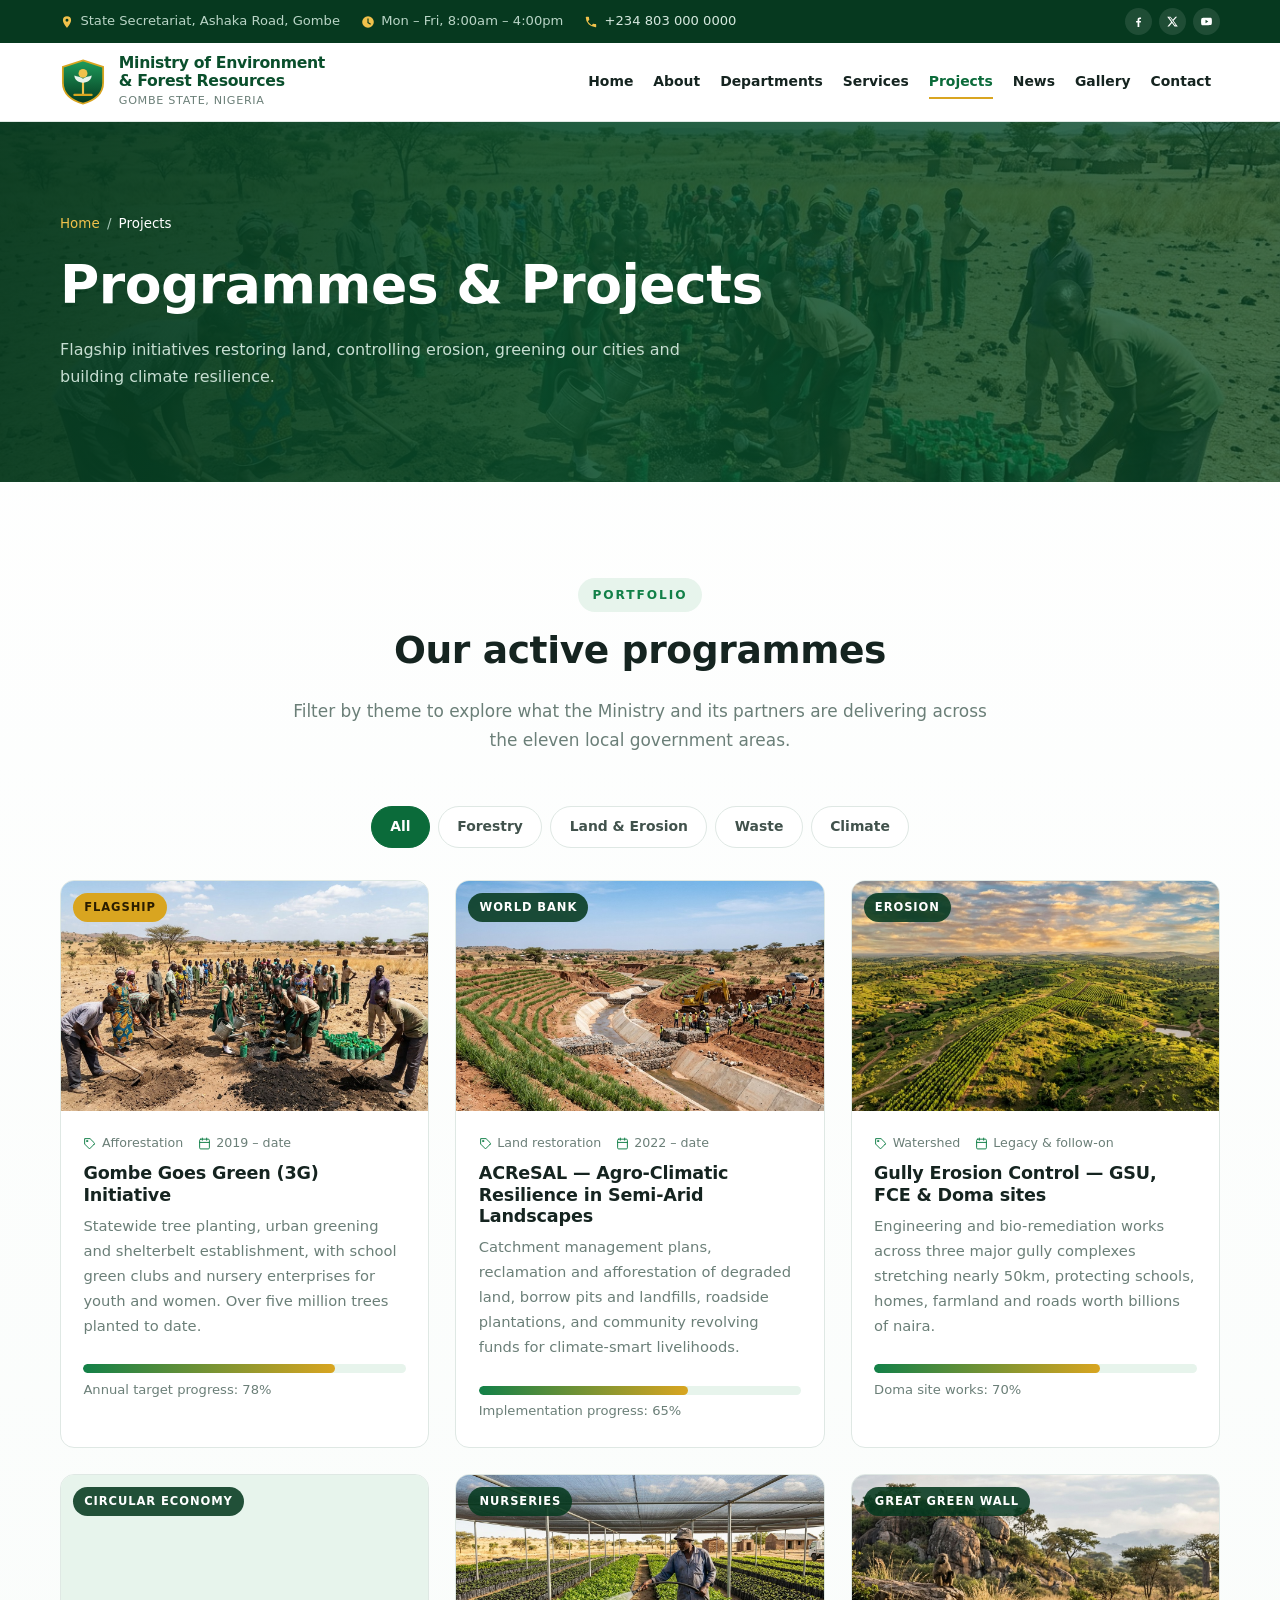
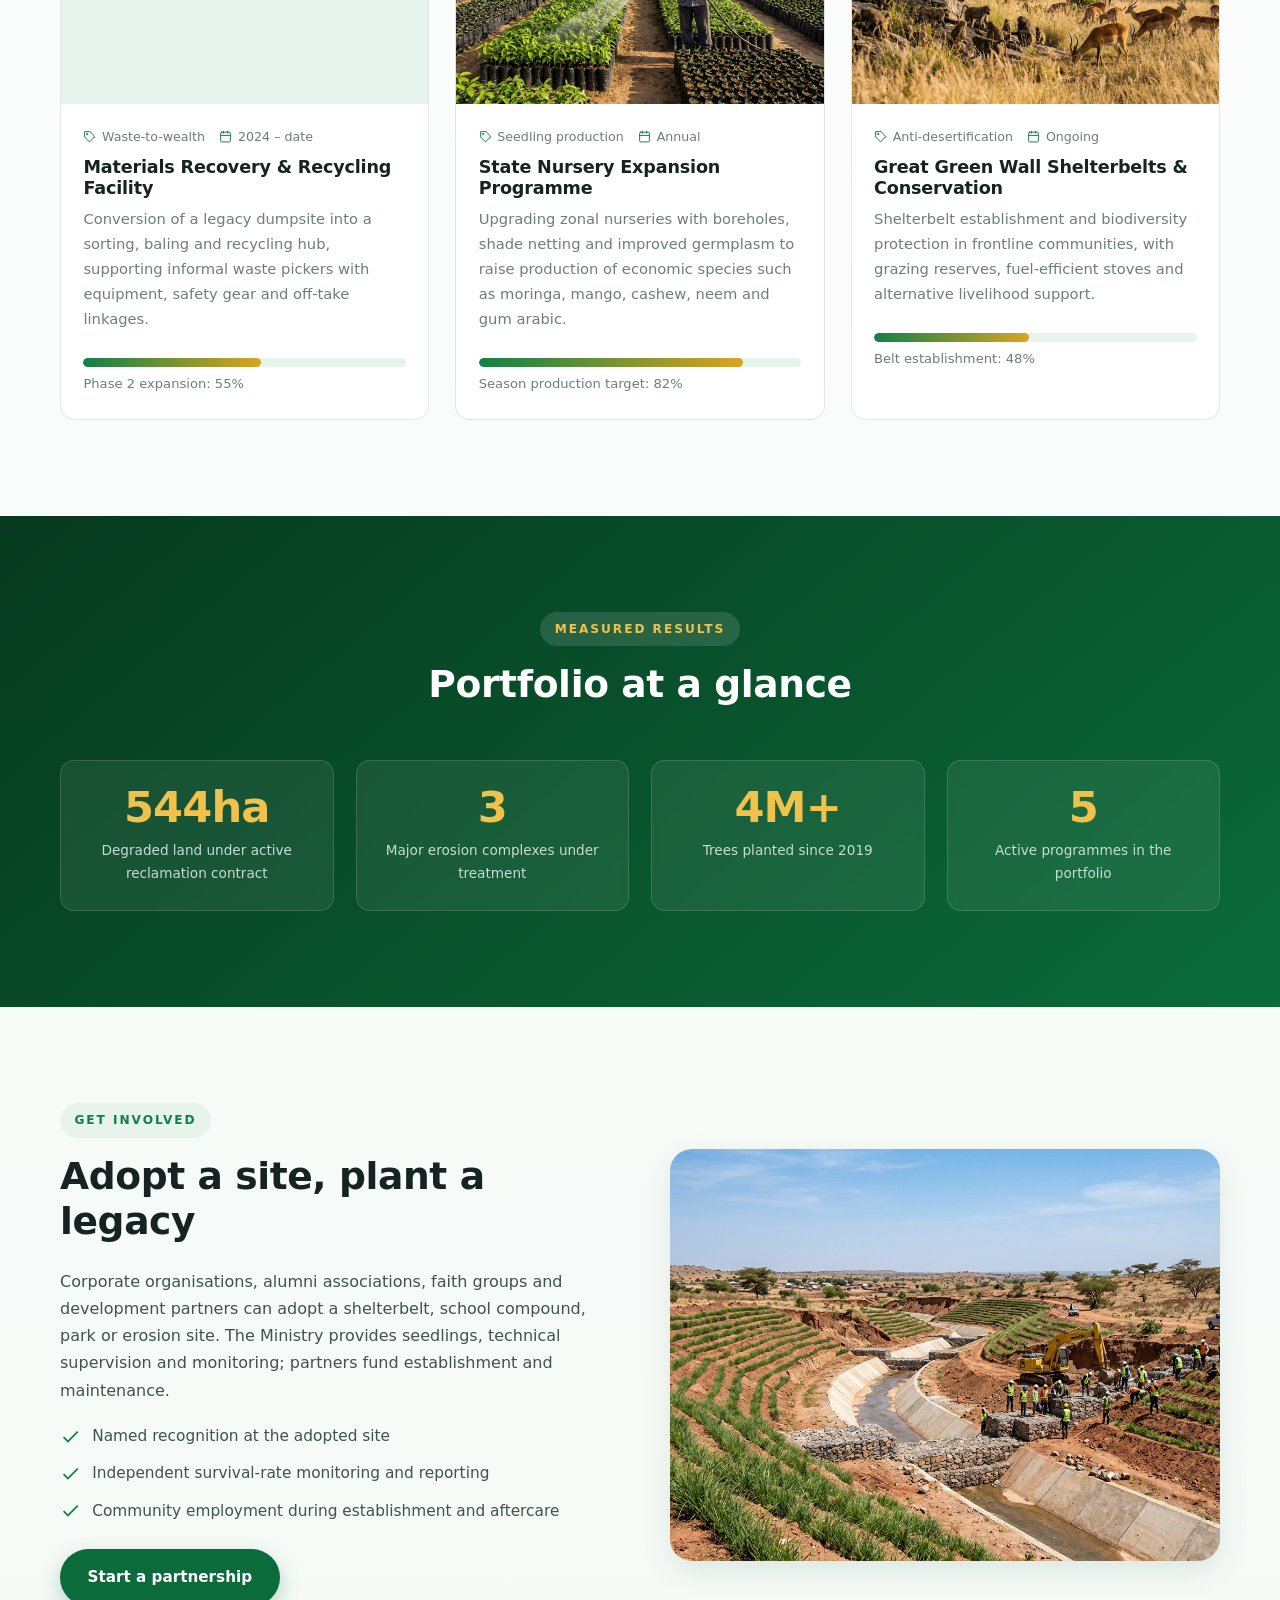
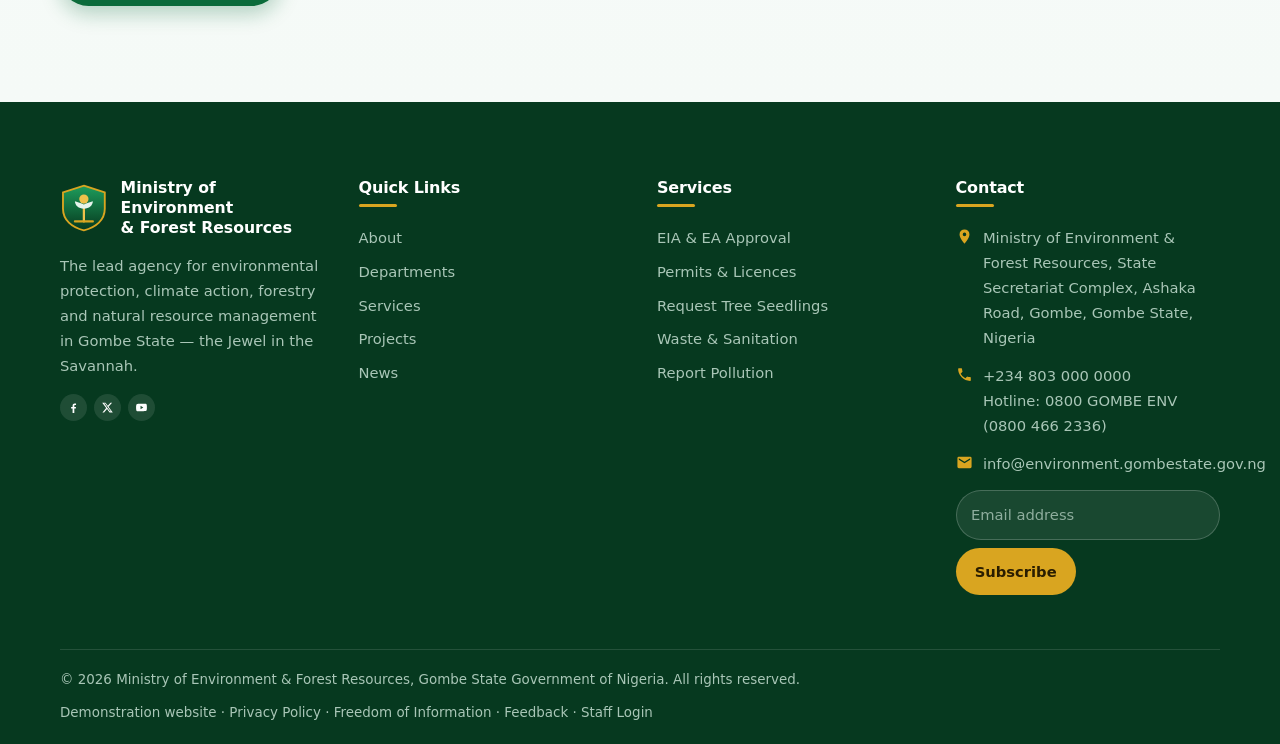
<file: projects.html>
<!DOCTYPE html>
<html lang="en">
<head>
<meta charset="UTF-8">
<meta name="viewport" content="width=device-width, initial-scale=1">
<meta name="description" content="Gombe Goes Green, ACReSAL, erosion control, waste-to-wealth and Great Green Wall programmes in Gombe State.">
<meta name="theme-color" content="#0b6b3a">
<meta property="og:title" content="Projects">
<meta property="og:description" content="Gombe Goes Green, ACReSAL, erosion control, waste-to-wealth and Great Green Wall programmes in Gombe State.">
<meta property="og:type" content="website">
<title>Projects | Ministry of Environment & Forest Resources, Gombe State Government of Nigeria</title>
<link rel="icon" href="data:image/svg+xml,%3Csvg xmlns='http://www.w3.org/2000/svg' viewBox='0 0 64 64'%3E%3Crect width='64' height='64' rx='14' fill='%230b6b3a'/%3E%3Cpath d='M32 52V28' stroke='%23f0c14b' stroke-width='4'/%3E%3Cpath d='M32 34c-9 0-15-6-15-13 5 2 11 2.5 15 5.5 4-3 10-3.5 15-5.5 0 7-6 13-15 13z' fill='%23e7f4ec'/%3E%3C/svg%3E">
<link rel="stylesheet" href="assets/css/style.css">
</head>
<body>
<a class="skip-link" href="#main">Skip to main content</a>

<!-- ============ TOP BAR ============ -->
<div class="topbar">
  <div class="container">
    <ul class="topbar-list">
      <li><svg viewBox="0 0 24 24" fill="currentColor" aria-hidden="true"><path d="M12 2a7 7 0 0 0-7 7c0 5.3 7 13 7 13s7-7.7 7-13a7 7 0 0 0-7-7Zm0 9.5A2.5 2.5 0 1 1 12 6.5a2.5 2.5 0 0 1 0 5Z"/></svg> State Secretariat, Ashaka Road, Gombe</li>
      <li><svg viewBox="0 0 24 24" fill="currentColor" aria-hidden="true"><path d="M12 2a10 10 0 1 0 0 20 10 10 0 0 0 0-20Zm1 10.6 4 2.3-1 1.7-5-2.9V6h2Z"/></svg> Mon – Fri, 8:00am – 4:00pm</li>
      <li><svg viewBox="0 0 24 24" fill="currentColor" aria-hidden="true"><path d="M6.6 10.8a15 15 0 0 0 6.6 6.6l2.2-2.2a1 1 0 0 1 1-.2 11 11 0 0 0 3.5.6 1 1 0 0 1 1 1V20a1 1 0 0 1-1 1A17 17 0 0 1 3 4a1 1 0 0 1 1-1h3.5a1 1 0 0 1 1 1 11 11 0 0 0 .6 3.5 1 1 0 0 1-.3 1Z"/></svg> <a href="tel:+2348030000000">+234 803 000 0000</a></li>
    </ul>
    <div class="socials" aria-label="Social media">
      <a href="#" aria-label="Facebook"><svg viewBox="0 0 24 24" fill="currentColor" aria-hidden="true"><path d="M13.5 22v-8h2.7l.4-3.1h-3.1V8.9c0-.9.3-1.5 1.6-1.5h1.6V4.6c-.3 0-1.3-.1-2.4-.1-2.4 0-4 1.4-4 4.1v2.3H7.6V14h2.7v8Z"/></svg></a>
      <a href="#" aria-label="X (Twitter)"><svg viewBox="0 0 24 24" fill="currentColor" aria-hidden="true"><path d="M17.5 3h3l-6.6 7.6L21.8 21h-6l-4.7-6.1L5.7 21H2.6l7-8.1L2.2 3h6.1l4.3 5.6Zm-1.1 16h1.7L7.7 4.8H5.9Z"/></svg></a>
      <a href="#" aria-label="YouTube"><svg viewBox="0 0 24 24" fill="currentColor" aria-hidden="true"><path d="M22 12s0-3.3-.4-4.9a2.6 2.6 0 0 0-1.8-1.8C18.1 5 12 5 12 5s-6.1 0-7.8.4a2.6 2.6 0 0 0-1.8 1.8C2 8.7 2 12 2 12s0 3.3.4 4.9a2.6 2.6 0 0 0 1.8 1.8C5.9 19 12 19 12 19s6.1 0 7.8-.4a2.6 2.6 0 0 0 1.8-1.8C22 15.3 22 12 22 12Zm-11.8 3.1V8.9l5.2 3.1Z"/></svg></a>
    </div>
  </div>
</div>

<!-- ============ HEADER ============ -->
<header class="site-header">
  <div class="container nav-wrap">
    <a class="brand" href="index.html">
      <svg class="crest" viewBox="0 0 64 64" role="img" aria-label="Gombe State coat of arms">
  <defs><linearGradient id="cg" x1="0" y1="0" x2="0" y2="1">
    <stop offset="0" stop-color="#1e9d5c"/><stop offset="1" stop-color="#06391f"/></linearGradient></defs>
  <path d="M32 2 60 11v22c0 15-11.7 25-28 29C15.7 58 4 48 4 33V11z" fill="url(#cg)" stroke="#d9a520" stroke-width="2.5"/>
  <circle cx="32" cy="20" r="6.2" fill="#f0c14b"/>
  <path d="M32 50V31" stroke="#f0c14b" stroke-width="3" stroke-linecap="round"/>
  <path d="M32 33c-7 0-12-4.6-12-10 4 1.6 8.4 2 12 4.4 3.6-2.4 8-2.8 12-4.4 0 5.4-5 10-12 10z" fill="#e7f4ec"/>
  <path d="M20 50h24" stroke="#d9a520" stroke-width="3" stroke-linecap="round"/>
</svg>
      <span class="brand-text">
        <strong>Ministry of Environment<br>&amp; Forest Resources</strong>
        <span>Gombe State, Nigeria</span>
      </span>
    </a>
    <button class="nav-toggle" aria-expanded="false" aria-controls="primary-nav" aria-label="Toggle navigation menu">
      <span></span><span></span><span></span>
    </button>
    <nav class="main-nav" id="primary-nav" aria-label="Primary">
      <ul><li><a href="index.html">Home</a></li><li><a href="about.html">About</a></li><li><a href="departments.html">Departments</a></li><li><a href="services.html">Services</a></li><li><a href="projects.html" class="active" aria-current="page">Projects</a></li><li><a href="news.html">News</a></li><li><a href="gallery.html">Gallery</a></li><li><a href="contact.html">Contact</a></li></ul>
      <div class="nav-cta"><a class="btn btn-primary btn-sm" href="contact.html#report"><svg class="" viewBox="0 0 24 24" fill="none" stroke="currentColor" stroke-width="1.8" stroke-linecap="round" stroke-linejoin="round" aria-hidden="true"><path d="M10.3 3.9 1.8 18a2 2 0 0 0 1.7 3h17a2 2 0 0 0 1.7-3L13.7 3.9a2 2 0 0 0-3.4 0Z"/><path d="M12 9v4"/><path d="M12 17h.01"/></svg> Report an Issue</a></div>
    </nav>
  </div>
</header>
<div class="nav-backdrop"></div>
<main id="main">

<section class="page-banner">
  <div class="bg" style="background-image:url('assets/img/afforestation.jpg')"></div>
  <div class="container">
    <nav class="crumbs" aria-label="Breadcrumb">
      <a href="index.html">Home</a> <span>/</span> <span aria-current="page">Projects</span>
    </nav>
    <h1>Programmes &amp; Projects</h1>
    <p>Flagship initiatives restoring land, controlling erosion, greening our cities and building climate resilience.</p>
  </div>
</section>

<section class="section">
  <div class="container">
    <div class="section-head reveal"><span class="eyebrow">Portfolio</span><h2>Our active programmes</h2>
      <p class="lede">Filter by theme to explore what the Ministry and its partners are delivering across the eleven local government areas.</p></div>
    <div class="filters reveal" data-filter-group="project-grid">
      <button class="filter-btn active" data-filter="all">All</button>
      <button class="filter-btn" data-filter="forestry">Forestry</button>
      <button class="filter-btn" data-filter="land">Land &amp; Erosion</button>
      <button class="filter-btn" data-filter="waste">Waste</button>
      <button class="filter-btn" data-filter="climate">Climate</button>
    </div>
    <div class="grid g-3" id="project-grid">
      <article class="mcard reveal" data-cat="forestry climate" id="3g">
        <div class="mcard-img"><img loading="lazy" decoding="async" src="assets/img/afforestation.jpg" alt="Community tree planting"><span class="tag gold">Flagship</span></div>
        <div class="mcard-body">
          <div class="meta"><span><svg class="" viewBox="0 0 24 24" fill="none" stroke="currentColor" stroke-width="1.8" stroke-linecap="round" stroke-linejoin="round" aria-hidden="true"><path d="M20.6 13.4 12 22l-9-9V3h10l7.6 7.6a2 2 0 0 1 0 2.8Z"/><circle cx="7.5" cy="7.5" r="1.2"/></svg> Afforestation</span><span><svg class="" viewBox="0 0 24 24" fill="none" stroke="currentColor" stroke-width="1.8" stroke-linecap="round" stroke-linejoin="round" aria-hidden="true"><rect x="3" y="4" width="18" height="18" rx="2"/><path d="M16 2v4M8 2v4M3 10h18"/></svg> 2019 – date</span></div>
          <h3>Gombe Goes Green (3G) Initiative</h3>
          <p>Statewide tree planting, urban greening and shelterbelt establishment, with school green clubs and
             nursery enterprises for youth and women. Over five million trees planted to date.</p>
          <div class="progress"><i data-value="78"></i></div>
          <span class="form-note">Annual target progress: 78%</span>
        </div>
      </article>
      <article class="mcard reveal" data-cat="land climate" id="acresal">
        <div class="mcard-img"><img loading="lazy" decoding="async" src="assets/img/erosion.jpg" alt="Erosion control works"><span class="tag">World Bank</span></div>
        <div class="mcard-body">
          <div class="meta"><span><svg class="" viewBox="0 0 24 24" fill="none" stroke="currentColor" stroke-width="1.8" stroke-linecap="round" stroke-linejoin="round" aria-hidden="true"><path d="M20.6 13.4 12 22l-9-9V3h10l7.6 7.6a2 2 0 0 1 0 2.8Z"/><circle cx="7.5" cy="7.5" r="1.2"/></svg> Land restoration</span><span><svg class="" viewBox="0 0 24 24" fill="none" stroke="currentColor" stroke-width="1.8" stroke-linecap="round" stroke-linejoin="round" aria-hidden="true"><rect x="3" y="4" width="18" height="18" rx="2"/><path d="M16 2v4M8 2v4M3 10h18"/></svg> 2022 – date</span></div>
          <h3>ACReSAL — Agro-Climatic Resilience in Semi-Arid Landscapes</h3>
          <p>Catchment management plans, reclamation and afforestation of degraded land, borrow pits and
             landfills, roadside plantations, and community revolving funds for climate-smart livelihoods.</p>
          <div class="progress"><i data-value="65"></i></div>
          <span class="form-note">Implementation progress: 65%</span>
        </div>
      </article>
      <article class="mcard reveal" data-cat="land" id="newmap">
        <div class="mcard-img"><img loading="lazy" decoding="async" src="assets/img/hero-1.jpg" alt="Restored landscape"><span class="tag">Erosion</span></div>
        <div class="mcard-body">
          <div class="meta"><span><svg class="" viewBox="0 0 24 24" fill="none" stroke="currentColor" stroke-width="1.8" stroke-linecap="round" stroke-linejoin="round" aria-hidden="true"><path d="M20.6 13.4 12 22l-9-9V3h10l7.6 7.6a2 2 0 0 1 0 2.8Z"/><circle cx="7.5" cy="7.5" r="1.2"/></svg> Watershed</span><span><svg class="" viewBox="0 0 24 24" fill="none" stroke="currentColor" stroke-width="1.8" stroke-linecap="round" stroke-linejoin="round" aria-hidden="true"><rect x="3" y="4" width="18" height="18" rx="2"/><path d="M16 2v4M8 2v4M3 10h18"/></svg> Legacy &amp; follow-on</span></div>
          <h3>Gully Erosion Control — GSU, FCE &amp; Doma sites</h3>
          <p>Engineering and bio-remediation works across three major gully complexes stretching nearly 50km,
             protecting schools, homes, farmland and roads worth billions of naira.</p>
          <div class="progress"><i data-value="70"></i></div>
          <span class="form-note">Doma site works: 70%</span>
        </div>
      </article>
      <article class="mcard reveal" data-cat="waste" id="waste">
        <div class="mcard-img"><img loading="lazy" decoding="async" src="assets/img/waste.jpg" alt="Recycling facility"><span class="tag">Circular economy</span></div>
        <div class="mcard-body">
          <div class="meta"><span><svg class="" viewBox="0 0 24 24" fill="none" stroke="currentColor" stroke-width="1.8" stroke-linecap="round" stroke-linejoin="round" aria-hidden="true"><path d="M20.6 13.4 12 22l-9-9V3h10l7.6 7.6a2 2 0 0 1 0 2.8Z"/><circle cx="7.5" cy="7.5" r="1.2"/></svg> Waste-to-wealth</span><span><svg class="" viewBox="0 0 24 24" fill="none" stroke="currentColor" stroke-width="1.8" stroke-linecap="round" stroke-linejoin="round" aria-hidden="true"><rect x="3" y="4" width="18" height="18" rx="2"/><path d="M16 2v4M8 2v4M3 10h18"/></svg> 2024 – date</span></div>
          <h3>Materials Recovery &amp; Recycling Facility</h3>
          <p>Conversion of a legacy dumpsite into a sorting, baling and recycling hub, supporting informal
             waste pickers with equipment, safety gear and off-take linkages.</p>
          <div class="progress"><i data-value="55"></i></div>
          <span class="form-note">Phase 2 expansion: 55%</span>
        </div>
      </article>
      <article class="mcard reveal" data-cat="forestry" id="nursery">
        <div class="mcard-img"><img loading="lazy" decoding="async" src="assets/img/nursery.jpg" alt="Tree nursery"><span class="tag">Nurseries</span></div>
        <div class="mcard-body">
          <div class="meta"><span><svg class="" viewBox="0 0 24 24" fill="none" stroke="currentColor" stroke-width="1.8" stroke-linecap="round" stroke-linejoin="round" aria-hidden="true"><path d="M20.6 13.4 12 22l-9-9V3h10l7.6 7.6a2 2 0 0 1 0 2.8Z"/><circle cx="7.5" cy="7.5" r="1.2"/></svg> Seedling production</span><span><svg class="" viewBox="0 0 24 24" fill="none" stroke="currentColor" stroke-width="1.8" stroke-linecap="round" stroke-linejoin="round" aria-hidden="true"><rect x="3" y="4" width="18" height="18" rx="2"/><path d="M16 2v4M8 2v4M3 10h18"/></svg> Annual</span></div>
          <h3>State Nursery Expansion Programme</h3>
          <p>Upgrading zonal nurseries with boreholes, shade netting and improved germplasm to raise
             production of economic species such as moringa, mango, cashew, neem and gum arabic.</p>
          <div class="progress"><i data-value="82"></i></div>
          <span class="form-note">Season production target: 82%</span>
        </div>
      </article>
      <article class="mcard reveal" data-cat="climate forestry" id="ggw">
        <div class="mcard-img"><img loading="lazy" decoding="async" src="assets/img/wildlife.jpg" alt="Savannah wildlife"><span class="tag">Great Green Wall</span></div>
        <div class="mcard-body">
          <div class="meta"><span><svg class="" viewBox="0 0 24 24" fill="none" stroke="currentColor" stroke-width="1.8" stroke-linecap="round" stroke-linejoin="round" aria-hidden="true"><path d="M20.6 13.4 12 22l-9-9V3h10l7.6 7.6a2 2 0 0 1 0 2.8Z"/><circle cx="7.5" cy="7.5" r="1.2"/></svg> Anti-desertification</span><span><svg class="" viewBox="0 0 24 24" fill="none" stroke="currentColor" stroke-width="1.8" stroke-linecap="round" stroke-linejoin="round" aria-hidden="true"><rect x="3" y="4" width="18" height="18" rx="2"/><path d="M16 2v4M8 2v4M3 10h18"/></svg> Ongoing</span></div>
          <h3>Great Green Wall Shelterbelts &amp; Conservation</h3>
          <p>Shelterbelt establishment and biodiversity protection in frontline communities, with grazing
             reserves, fuel-efficient stoves and alternative livelihood support.</p>
          <div class="progress"><i data-value="48"></i></div>
          <span class="form-note">Belt establishment: 48%</span>
        </div>
      </article>
    </div>
  </div>
</section>

<section class="section section--green">
  <div class="container">
    <div class="section-head reveal"><span class="eyebrow">Measured results</span><h2>Portfolio at a glance</h2></div>
    <div class="stats reveal">
      <div class="stat"><span class="num" data-count="618" data-suffix="ha">0</span><span class="lbl">Degraded land under active reclamation contract</span></div>
      <div class="stat"><span class="num" data-count="3">0</span><span class="lbl">Major erosion complexes under treatment</span></div>
      <div class="stat"><span class="num" data-count="5" data-suffix="M+">0</span><span class="lbl">Trees planted since 2019</span></div>
      <div class="stat"><span class="num" data-count="6">0</span><span class="lbl">Active programmes in the portfolio</span></div>
    </div>
  </div>
</section>

<section class="section">
  <div class="container split reverse">
    <div class="split-media reveal"><img loading="lazy" decoding="async" src="assets/img/erosion.jpg" alt="Gully rehabilitation engineering works"></div>
    <div class="reveal">
      <span class="eyebrow">Get involved</span>
      <h2>Adopt a site, plant a legacy</h2>
      <p>Corporate organisations, alumni associations, faith groups and development partners can adopt a
         shelterbelt, school compound, park or erosion site. The Ministry provides seedlings, technical
         supervision and monitoring; partners fund establishment and maintenance.</p>
      <ul class="ticks">
        <li><svg viewBox="0 0 24 24" fill="currentColor" aria-hidden="true"><path d="M9 16.2 4.8 12l-1.4 1.4L9 19 21 7l-1.4-1.4z"/></svg><span>Named recognition at the adopted site</span></li>
        <li><svg viewBox="0 0 24 24" fill="currentColor" aria-hidden="true"><path d="M9 16.2 4.8 12l-1.4 1.4L9 19 21 7l-1.4-1.4z"/></svg><span>Independent survival-rate monitoring and reporting</span></li>
        <li><svg viewBox="0 0 24 24" fill="currentColor" aria-hidden="true"><path d="M9 16.2 4.8 12l-1.4 1.4L9 19 21 7l-1.4-1.4z"/></svg><span>Community employment during establishment and aftercare</span></li>
      </ul>
      <a class="btn btn-primary" href="contact.html">Start a partnership</a>
    </div>
  </div>
</section>

</main>
<!-- ============ FOOTER ============ -->
<footer class="site-footer">
  <div class="container">
    <div class="footer-grid">
      <div>
        <div class="footer-brand"><svg class="crest" viewBox="0 0 64 64" role="img" aria-label="Gombe State coat of arms">
  <defs><linearGradient id="cg" x1="0" y1="0" x2="0" y2="1">
    <stop offset="0" stop-color="#1e9d5c"/><stop offset="1" stop-color="#06391f"/></linearGradient></defs>
  <path d="M32 2 60 11v22c0 15-11.7 25-28 29C15.7 58 4 48 4 33V11z" fill="url(#cg)" stroke="#d9a520" stroke-width="2.5"/>
  <circle cx="32" cy="20" r="6.2" fill="#f0c14b"/>
  <path d="M32 50V31" stroke="#f0c14b" stroke-width="3" stroke-linecap="round"/>
  <path d="M32 33c-7 0-12-4.6-12-10 4 1.6 8.4 2 12 4.4 3.6-2.4 8-2.8 12-4.4 0 5.4-5 10-12 10z" fill="#e7f4ec"/>
  <path d="M20 50h24" stroke="#d9a520" stroke-width="3" stroke-linecap="round"/>
</svg><strong>Ministry of Environment<br>&amp; Forest Resources</strong></div>
        <p>The lead agency for environmental protection, climate action, forestry and natural resource management in Gombe State — the Jewel in the Savannah.</p>
        <div class="socials" aria-label="Social media">
          <a href="#" aria-label="Facebook"><svg viewBox="0 0 24 24" fill="currentColor" aria-hidden="true"><path d="M13.5 22v-8h2.7l.4-3.1h-3.1V8.9c0-.9.3-1.5 1.6-1.5h1.6V4.6c-.3 0-1.3-.1-2.4-.1-2.4 0-4 1.4-4 4.1v2.3H7.6V14h2.7v8Z"/></svg></a>
          <a href="#" aria-label="X (Twitter)"><svg viewBox="0 0 24 24" fill="currentColor" aria-hidden="true"><path d="M17.5 3h3l-6.6 7.6L21.8 21h-6l-4.7-6.1L5.7 21H2.6l7-8.1L2.2 3h6.1l4.3 5.6Zm-1.1 16h1.7L7.7 4.8H5.9Z"/></svg></a>
          <a href="#" aria-label="YouTube"><svg viewBox="0 0 24 24" fill="currentColor" aria-hidden="true"><path d="M22 12s0-3.3-.4-4.9a2.6 2.6 0 0 0-1.8-1.8C18.1 5 12 5 12 5s-6.1 0-7.8.4a2.6 2.6 0 0 0-1.8 1.8C2 8.7 2 12 2 12s0 3.3.4 4.9a2.6 2.6 0 0 0 1.8 1.8C5.9 19 12 19 12 19s6.1 0 7.8-.4a2.6 2.6 0 0 0 1.8-1.8C22 15.3 22 12 22 12Zm-11.8 3.1V8.9l5.2 3.1Z"/></svg></a>
        </div>
      </div>
      <div>
        <h4>Quick Links</h4>
        <ul class="footer-links"><li><a href="about.html">About</a></li><li><a href="departments.html">Departments</a></li><li><a href="services.html">Services</a></li><li><a href="projects.html">Projects</a></li><li><a href="news.html">News</a></li></ul>
      </div>
      <div>
        <h4>Services</h4>
        <ul class="footer-links">
          <li><a href="services.html#eia">EIA &amp; EA Approval</a></li>
          <li><a href="services.html#permits">Permits &amp; Licences</a></li>
          <li><a href="services.html#seedlings">Request Tree Seedlings</a></li>
          <li><a href="services.html#waste">Waste &amp; Sanitation</a></li>
          <li><a href="contact.html#report">Report Pollution</a></li>
        </ul>
      </div>
      <div>
        <h4>Contact</h4>
        <ul class="footer-contact">
          <li><svg viewBox="0 0 24 24" fill="currentColor" aria-hidden="true"><path d="M12 2a7 7 0 0 0-7 7c0 5.3 7 13 7 13s7-7.7 7-13a7 7 0 0 0-7-7Zm0 9.5A2.5 2.5 0 1 1 12 6.5a2.5 2.5 0 0 1 0 5Z"/></svg><span>Ministry of Environment &amp; Forest Resources, State Secretariat Complex, Ashaka Road, Gombe, Gombe State, Nigeria</span></li>
          <li><svg viewBox="0 0 24 24" fill="currentColor" aria-hidden="true"><path d="M6.6 10.8a15 15 0 0 0 6.6 6.6l2.2-2.2a1 1 0 0 1 1-.2 11 11 0 0 0 3.5.6 1 1 0 0 1 1 1V20a1 1 0 0 1-1 1A17 17 0 0 1 3 4a1 1 0 0 1 1-1h3.5a1 1 0 0 1 1 1 11 11 0 0 0 .6 3.5 1 1 0 0 1-.3 1Z"/></svg><span><a href="tel:+2348030000000">+234 803 000 0000</a><br>Hotline: 0800 GOMBE ENV (0800 466 2336)</span></li>
          <li><svg viewBox="0 0 24 24" fill="currentColor" aria-hidden="true"><path d="M20 4H4a2 2 0 0 0-2 2v12a2 2 0 0 0 2 2h16a2 2 0 0 0 2-2V6a2 2 0 0 0-2-2Zm0 4-8 5-8-5V6l8 5 8-5Z"/></svg><span><a href="mailto:info@environment.gombestate.gov.ng">info@environment.gombestate.gov.ng</a></span></li>
        </ul>
        <form class="newsletter" data-validate novalidate aria-label="Newsletter signup">
          <input type="email" name="email" placeholder="Email address" required aria-label="Email address">
          <button type="submit">Subscribe</button>
        </form>
      </div>
    </div>
    <div class="footer-bottom">
      <span>&copy; <span data-year>2026</span> Ministry of Environment & Forest Resources, Gombe State Government of Nigeria. All rights reserved.</span>
      <span>Demonstration website &middot; <a href="#">Privacy Policy</a> &middot; <a href="#">Freedom of Information</a> &middot; <a href="contact.html">Feedback</a> &middot; <a href="admin/login.html">Staff Login</a></span>
    </div>
  </div>
</footer>
<button class="to-top" aria-label="Back to top">
  <svg viewBox="0 0 24 24" aria-hidden="true"><path d="m6 15 6-6 6 6"/></svg>
</button>
<script src="assets/js/main.js"></script>
</body>
</html>
</file>
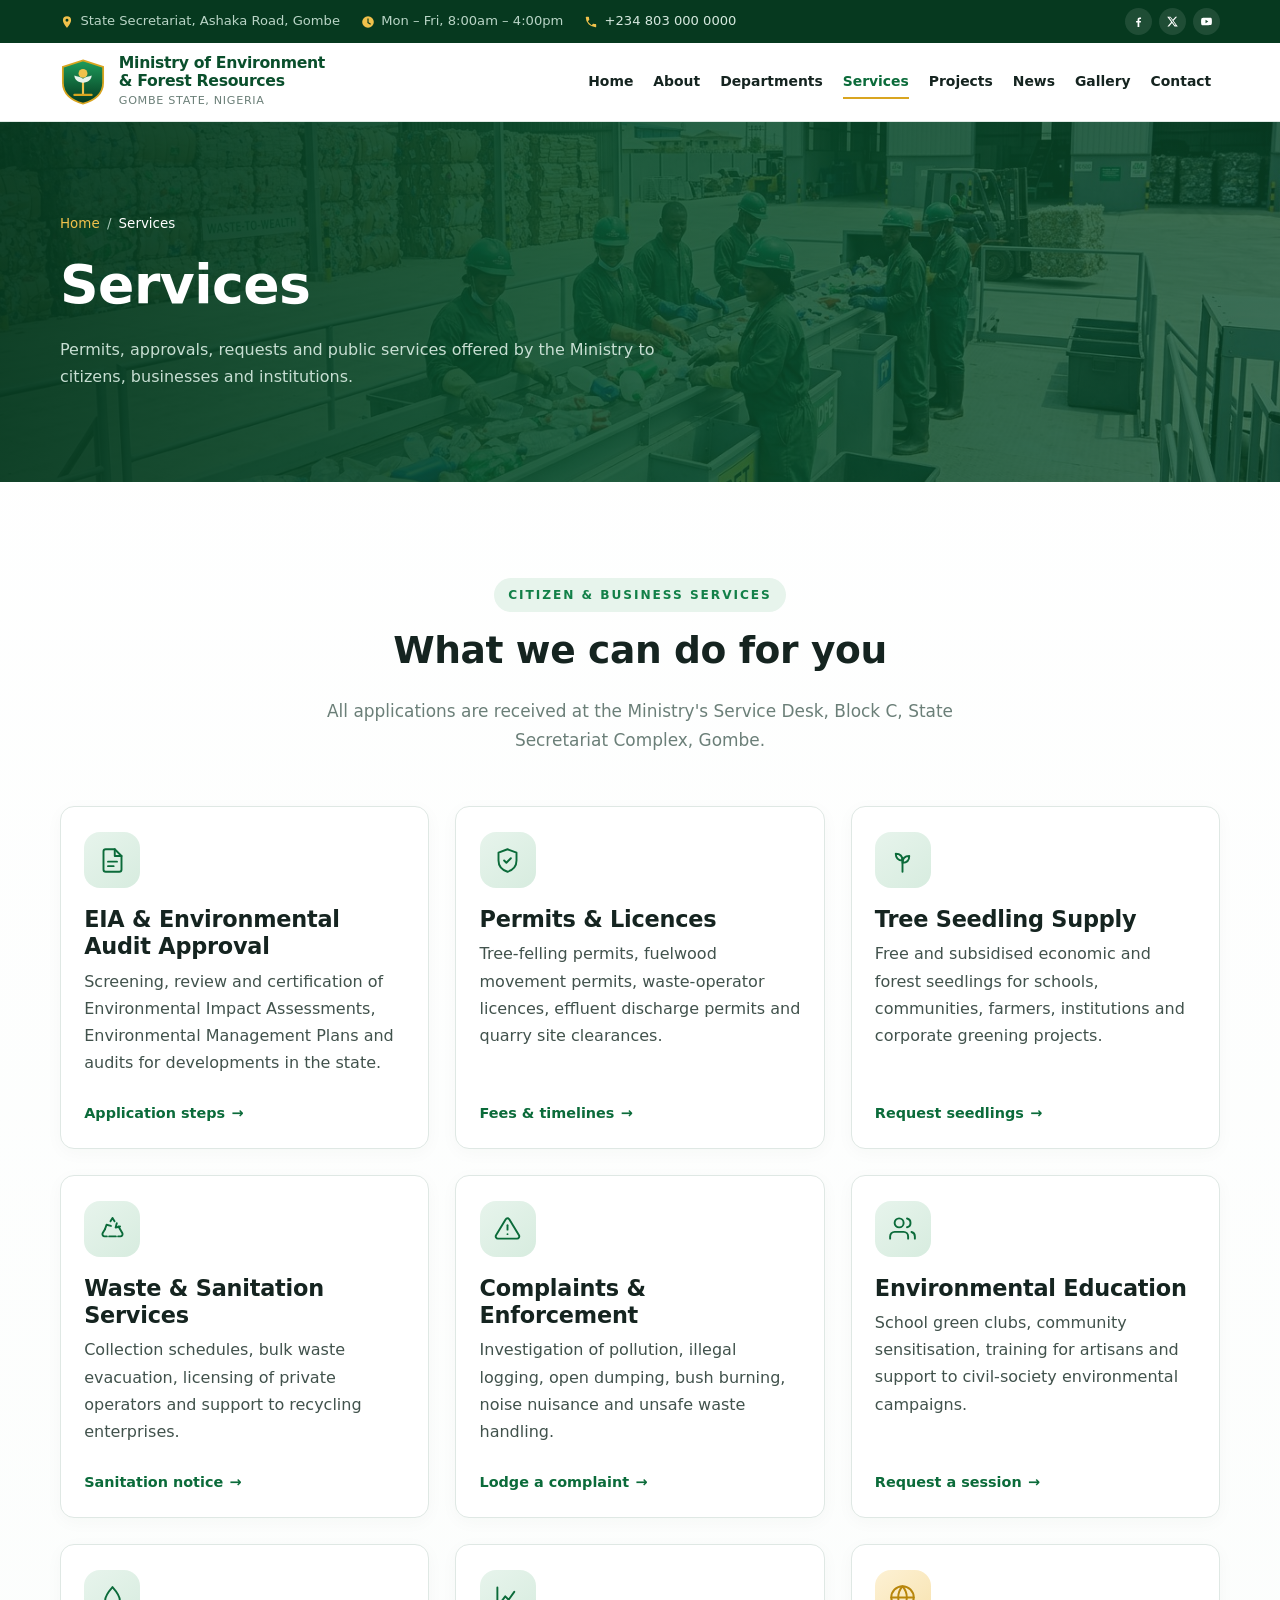
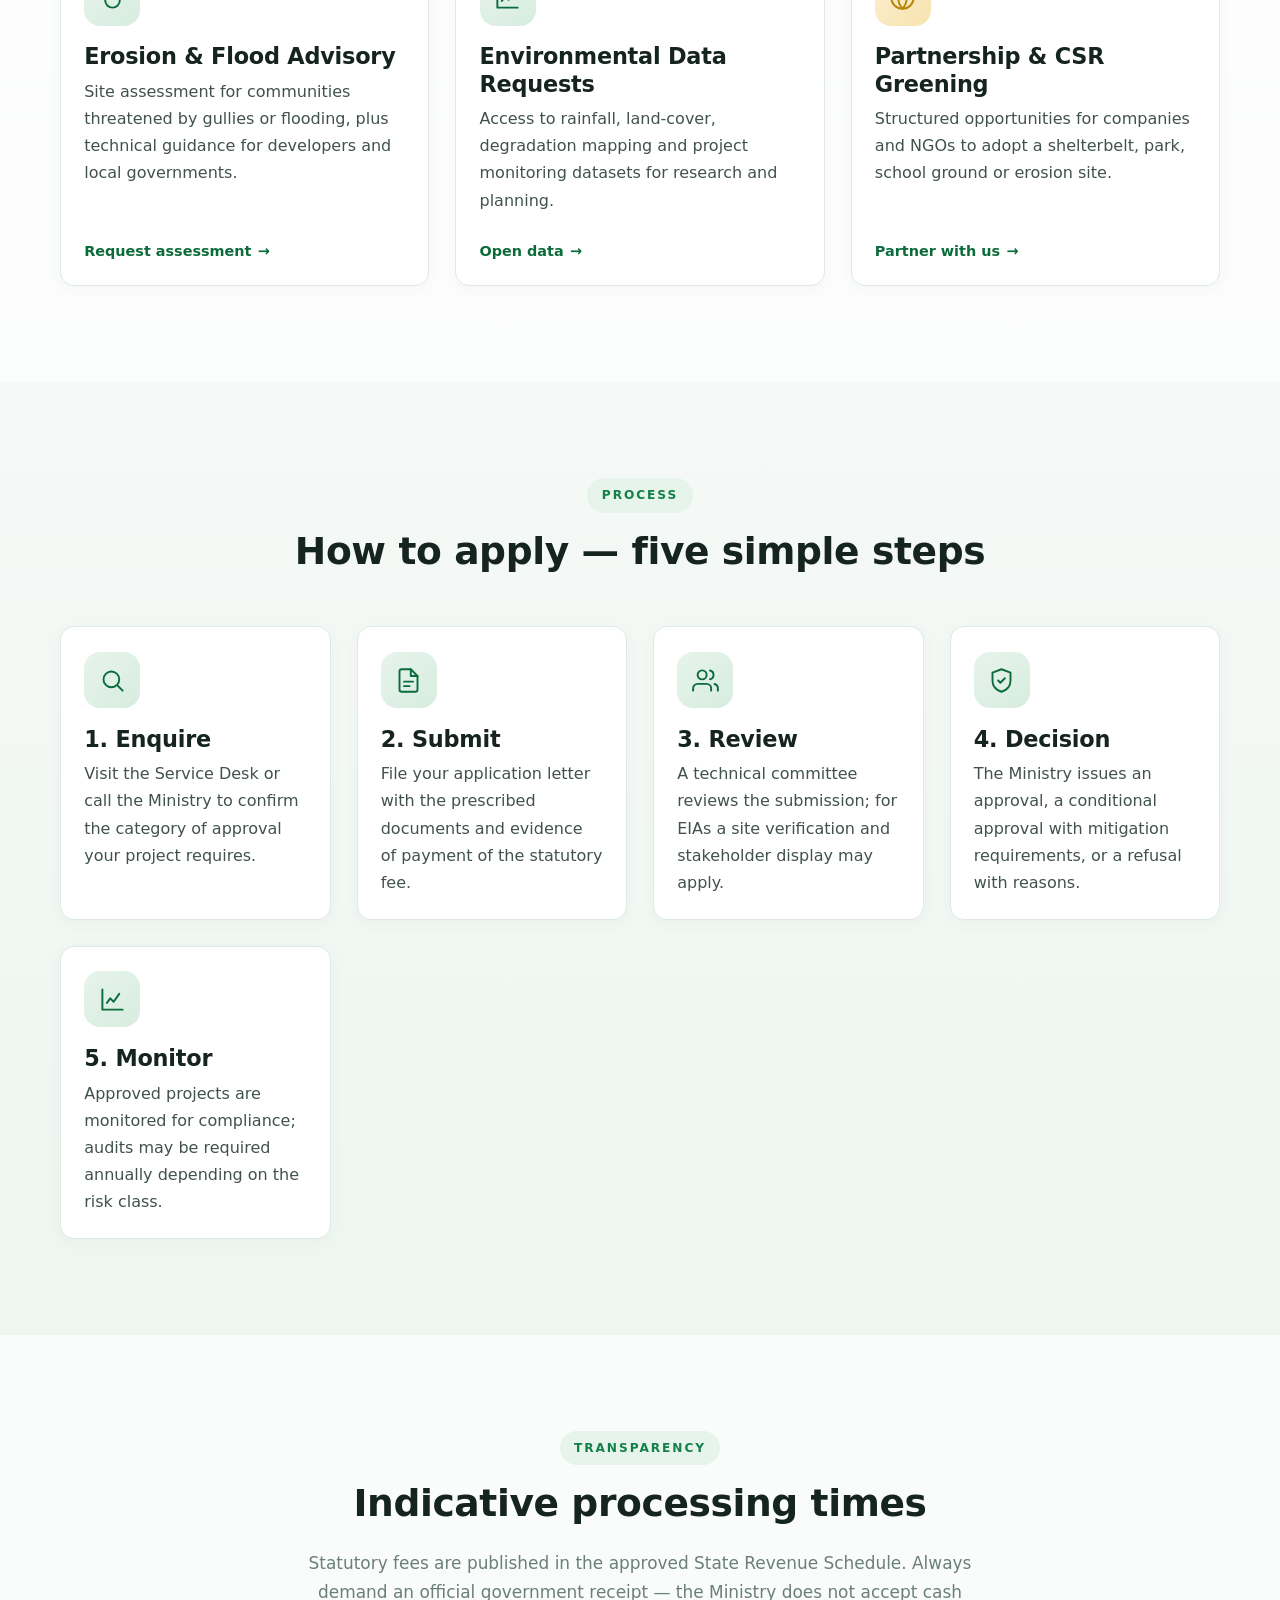
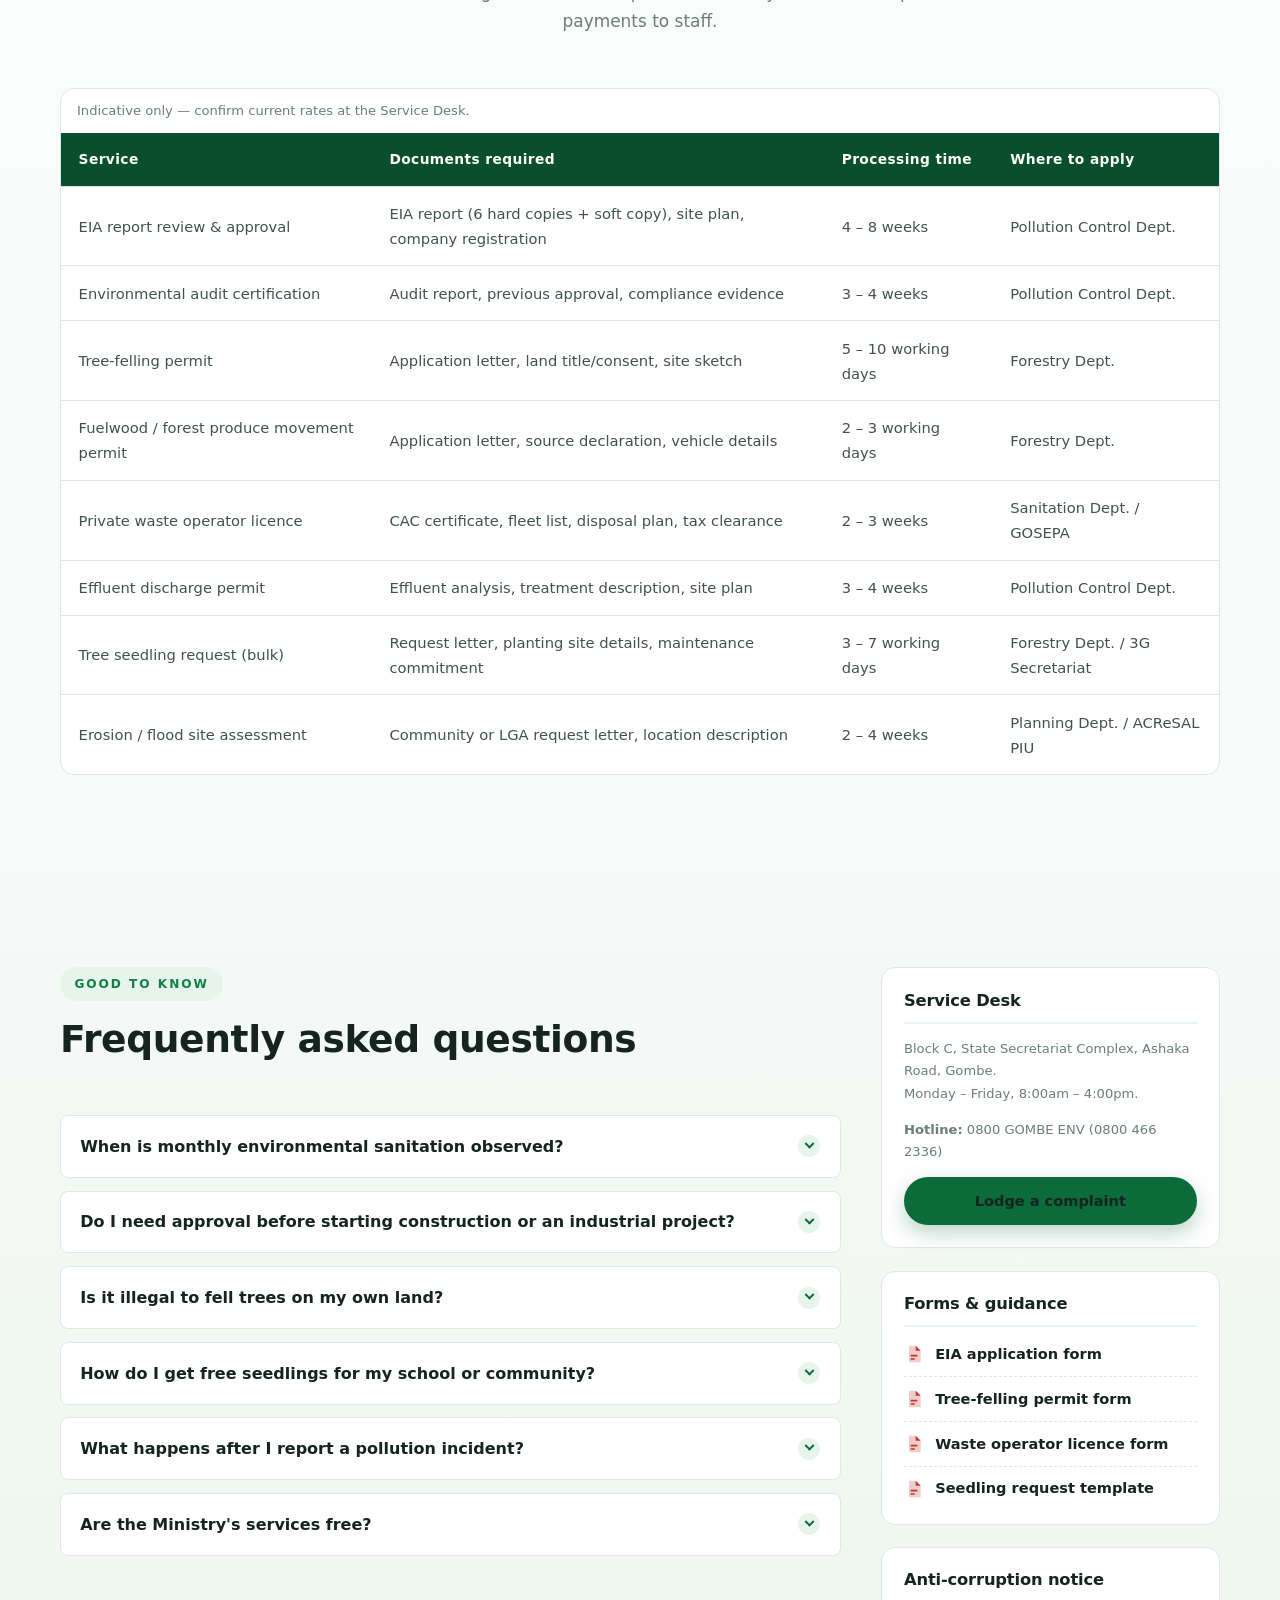
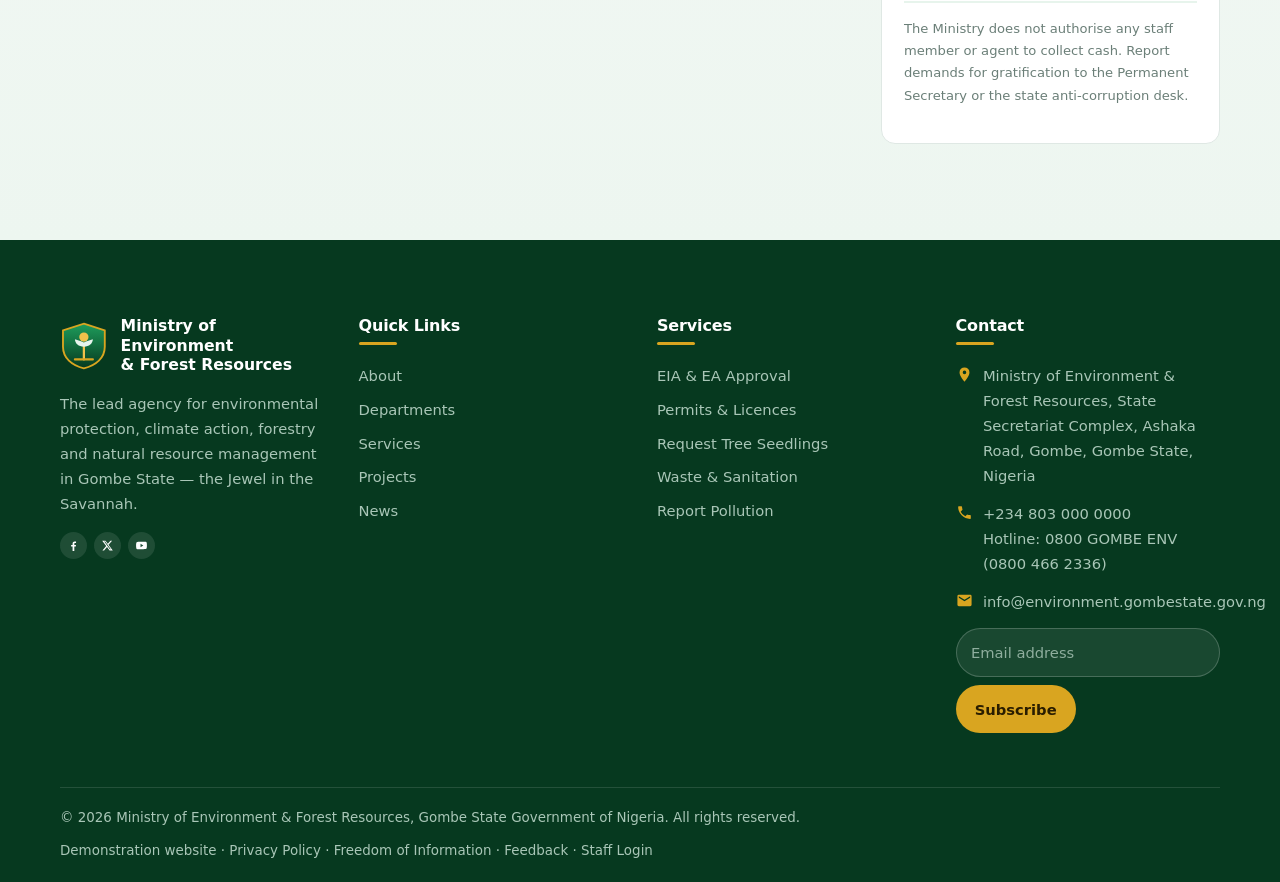
<file: services.html>
<!DOCTYPE html>
<html lang="en">
<head>
<meta charset="UTF-8">
<meta name="viewport" content="width=device-width, initial-scale=1">
<meta name="description" content="EIA approvals, permits, tree seedlings, waste services and complaints handling at the Gombe State Ministry of Environment & Forest Resources.">
<meta name="theme-color" content="#0b6b3a">
<meta property="og:title" content="Services">
<meta property="og:description" content="EIA approvals, permits, tree seedlings, waste services and complaints handling at the Gombe State Ministry of Environment & Forest Resources.">
<meta property="og:type" content="website">
<title>Services | Ministry of Environment & Forest Resources, Gombe State Government of Nigeria</title>
<link rel="icon" href="data:image/svg+xml,%3Csvg xmlns='http://www.w3.org/2000/svg' viewBox='0 0 64 64'%3E%3Crect width='64' height='64' rx='14' fill='%230b6b3a'/%3E%3Cpath d='M32 52V28' stroke='%23f0c14b' stroke-width='4'/%3E%3Cpath d='M32 34c-9 0-15-6-15-13 5 2 11 2.5 15 5.5 4-3 10-3.5 15-5.5 0 7-6 13-15 13z' fill='%23e7f4ec'/%3E%3C/svg%3E">
<link rel="stylesheet" href="assets/css/style.css">
</head>
<body>
<a class="skip-link" href="#main">Skip to main content</a>

<!-- ============ TOP BAR ============ -->
<div class="topbar">
  <div class="container">
    <ul class="topbar-list">
      <li><svg viewBox="0 0 24 24" fill="currentColor" aria-hidden="true"><path d="M12 2a7 7 0 0 0-7 7c0 5.3 7 13 7 13s7-7.7 7-13a7 7 0 0 0-7-7Zm0 9.5A2.5 2.5 0 1 1 12 6.5a2.5 2.5 0 0 1 0 5Z"/></svg> State Secretariat, Ashaka Road, Gombe</li>
      <li><svg viewBox="0 0 24 24" fill="currentColor" aria-hidden="true"><path d="M12 2a10 10 0 1 0 0 20 10 10 0 0 0 0-20Zm1 10.6 4 2.3-1 1.7-5-2.9V6h2Z"/></svg> Mon – Fri, 8:00am – 4:00pm</li>
      <li><svg viewBox="0 0 24 24" fill="currentColor" aria-hidden="true"><path d="M6.6 10.8a15 15 0 0 0 6.6 6.6l2.2-2.2a1 1 0 0 1 1-.2 11 11 0 0 0 3.5.6 1 1 0 0 1 1 1V20a1 1 0 0 1-1 1A17 17 0 0 1 3 4a1 1 0 0 1 1-1h3.5a1 1 0 0 1 1 1 11 11 0 0 0 .6 3.5 1 1 0 0 1-.3 1Z"/></svg> <a href="tel:+2348030000000">+234 803 000 0000</a></li>
    </ul>
    <div class="socials" aria-label="Social media">
      <a href="#" aria-label="Facebook"><svg viewBox="0 0 24 24" fill="currentColor" aria-hidden="true"><path d="M13.5 22v-8h2.7l.4-3.1h-3.1V8.9c0-.9.3-1.5 1.6-1.5h1.6V4.6c-.3 0-1.3-.1-2.4-.1-2.4 0-4 1.4-4 4.1v2.3H7.6V14h2.7v8Z"/></svg></a>
      <a href="#" aria-label="X (Twitter)"><svg viewBox="0 0 24 24" fill="currentColor" aria-hidden="true"><path d="M17.5 3h3l-6.6 7.6L21.8 21h-6l-4.7-6.1L5.7 21H2.6l7-8.1L2.2 3h6.1l4.3 5.6Zm-1.1 16h1.7L7.7 4.8H5.9Z"/></svg></a>
      <a href="#" aria-label="YouTube"><svg viewBox="0 0 24 24" fill="currentColor" aria-hidden="true"><path d="M22 12s0-3.3-.4-4.9a2.6 2.6 0 0 0-1.8-1.8C18.1 5 12 5 12 5s-6.1 0-7.8.4a2.6 2.6 0 0 0-1.8 1.8C2 8.7 2 12 2 12s0 3.3.4 4.9a2.6 2.6 0 0 0 1.8 1.8C5.9 19 12 19 12 19s6.1 0 7.8-.4a2.6 2.6 0 0 0 1.8-1.8C22 15.3 22 12 22 12Zm-11.8 3.1V8.9l5.2 3.1Z"/></svg></a>
    </div>
  </div>
</div>

<!-- ============ HEADER ============ -->
<header class="site-header">
  <div class="container nav-wrap">
    <a class="brand" href="index.html">
      <svg class="crest" viewBox="0 0 64 64" role="img" aria-label="Gombe State coat of arms">
  <defs><linearGradient id="cg" x1="0" y1="0" x2="0" y2="1">
    <stop offset="0" stop-color="#1e9d5c"/><stop offset="1" stop-color="#06391f"/></linearGradient></defs>
  <path d="M32 2 60 11v22c0 15-11.7 25-28 29C15.7 58 4 48 4 33V11z" fill="url(#cg)" stroke="#d9a520" stroke-width="2.5"/>
  <circle cx="32" cy="20" r="6.2" fill="#f0c14b"/>
  <path d="M32 50V31" stroke="#f0c14b" stroke-width="3" stroke-linecap="round"/>
  <path d="M32 33c-7 0-12-4.6-12-10 4 1.6 8.4 2 12 4.4 3.6-2.4 8-2.8 12-4.4 0 5.4-5 10-12 10z" fill="#e7f4ec"/>
  <path d="M20 50h24" stroke="#d9a520" stroke-width="3" stroke-linecap="round"/>
</svg>
      <span class="brand-text">
        <strong>Ministry of Environment<br>&amp; Forest Resources</strong>
        <span>Gombe State, Nigeria</span>
      </span>
    </a>
    <button class="nav-toggle" aria-expanded="false" aria-controls="primary-nav" aria-label="Toggle navigation menu">
      <span></span><span></span><span></span>
    </button>
    <nav class="main-nav" id="primary-nav" aria-label="Primary">
      <ul><li><a href="index.html">Home</a></li><li><a href="about.html">About</a></li><li><a href="departments.html">Departments</a></li><li><a href="services.html" class="active" aria-current="page">Services</a></li><li><a href="projects.html">Projects</a></li><li><a href="news.html">News</a></li><li><a href="gallery.html">Gallery</a></li><li><a href="contact.html">Contact</a></li></ul>
      <div class="nav-cta"><a class="btn btn-primary btn-sm" href="contact.html#report"><svg class="" viewBox="0 0 24 24" fill="none" stroke="currentColor" stroke-width="1.8" stroke-linecap="round" stroke-linejoin="round" aria-hidden="true"><path d="M10.3 3.9 1.8 18a2 2 0 0 0 1.7 3h17a2 2 0 0 0 1.7-3L13.7 3.9a2 2 0 0 0-3.4 0Z"/><path d="M12 9v4"/><path d="M12 17h.01"/></svg> Report an Issue</a></div>
    </nav>
  </div>
</header>
<div class="nav-backdrop"></div>
<main id="main">

<section class="page-banner">
  <div class="bg" style="background-image:url('assets/img/waste.jpg')"></div>
  <div class="container">
    <nav class="crumbs" aria-label="Breadcrumb">
      <a href="index.html">Home</a> <span>/</span> <span aria-current="page">Services</span>
    </nav>
    <h1>Services</h1>
    <p>Permits, approvals, requests and public services offered by the Ministry to citizens, businesses and institutions.</p>
  </div>
</section>

<section class="section">
  <div class="container">
    <div class="section-head reveal">
      <span class="eyebrow">Citizen &amp; business services</span>
      <h2>What we can do for you</h2>
      <p class="lede">All applications are received at the Ministry's Service Desk, Block C, State Secretariat Complex, Gombe.</p>
    </div>
    <div class="grid g-3">
      <article class="card reveal" id="eia"><span class="ico"><svg class="" viewBox="0 0 24 24" fill="none" stroke="currentColor" stroke-width="1.8" stroke-linecap="round" stroke-linejoin="round" aria-hidden="true"><path d="M14 2H6a2 2 0 0 0-2 2v16a2 2 0 0 0 2 2h12a2 2 0 0 0 2-2V8Z"/><path d="M14 2v6h6"/><path d="M8 13h8M8 17h5"/></svg></span><h3>EIA &amp; Environmental Audit Approval</h3>
        <p>Screening, review and certification of Environmental Impact Assessments, Environmental Management
           Plans and audits for developments in the state.</p>
        <a class="card-link" href="#how">Application steps</a></article>
      <article class="card reveal" id="permits"><span class="ico"><svg class="" viewBox="0 0 24 24" fill="none" stroke="currentColor" stroke-width="1.8" stroke-linecap="round" stroke-linejoin="round" aria-hidden="true"><path d="M12 2 20 5v7c0 5-3.5 8.5-8 10-4.5-1.5-8-5-8-10V5Z"/><path d="m9 12 2 2 4-4"/></svg></span><h3>Permits &amp; Licences</h3>
        <p>Tree-felling permits, fuelwood movement permits, waste-operator licences, effluent discharge
           permits and quarry site clearances.</p>
        <a class="card-link" href="#fees">Fees &amp; timelines</a></article>
      <article class="card reveal" id="seedlings"><span class="ico"><svg class="" viewBox="0 0 24 24" fill="none" stroke="currentColor" stroke-width="1.8" stroke-linecap="round" stroke-linejoin="round" aria-hidden="true"><path d="M12 22V10"/><path d="M12 12C8 12 6 9.5 6 6c4 0 6 2.5 6 6Z"/><path d="M12 14c4 0 6-2.5 6-6-4 0-6 2.5-6 6Z"/></svg></span><h3>Tree Seedling Supply</h3>
        <p>Free and subsidised economic and forest seedlings for schools, communities, farmers, institutions
           and corporate greening projects.</p>
        <a class="card-link" href="contact.html">Request seedlings</a></article>
      <article class="card reveal" id="waste"><span class="ico"><svg class="" viewBox="0 0 24 24" fill="none" stroke="currentColor" stroke-width="1.8" stroke-linecap="round" stroke-linejoin="round" aria-hidden="true"><path d="M7 19H5a2 2 0 0 1-1.7-3l2-3.3"/><path d="M17 19h2a2 2 0 0 0 1.7-3l-3.4-5.8"/><path d="m10.2 5.6 1.8-3 1.8 3"/><path d="M9 19h6"/><path d="m5.3 12.7 1.4-4 3.9 1"/><path d="m18.7 10.2-3.9 1 1-3.9"/></svg></span><h3>Waste &amp; Sanitation Services</h3>
        <p>Collection schedules, bulk waste evacuation, licensing of private operators and support to
           recycling enterprises.</p>
        <a class="card-link" href="#notices">Sanitation notice</a></article>
      <article class="card reveal"><span class="ico"><svg class="" viewBox="0 0 24 24" fill="none" stroke="currentColor" stroke-width="1.8" stroke-linecap="round" stroke-linejoin="round" aria-hidden="true"><path d="M10.3 3.9 1.8 18a2 2 0 0 0 1.7 3h17a2 2 0 0 0 1.7-3L13.7 3.9a2 2 0 0 0-3.4 0Z"/><path d="M12 9v4"/><path d="M12 17h.01"/></svg></span><h3>Complaints &amp; Enforcement</h3>
        <p>Investigation of pollution, illegal logging, open dumping, bush burning, noise nuisance and
           unsafe waste handling.</p>
        <a class="card-link" href="contact.html#report">Lodge a complaint</a></article>
      <article class="card reveal"><span class="ico"><svg class="" viewBox="0 0 24 24" fill="none" stroke="currentColor" stroke-width="1.8" stroke-linecap="round" stroke-linejoin="round" aria-hidden="true"><path d="M17 21v-2a4 4 0 0 0-4-4H5a4 4 0 0 0-4 4v2"/><circle cx="9" cy="7" r="4"/><path d="M23 21v-2a4 4 0 0 0-3-3.9"/><path d="M16 3.1a4 4 0 0 1 0 7.8"/></svg></span><h3>Environmental Education</h3>
        <p>School green clubs, community sensitisation, training for artisans and support to civil-society
           environmental campaigns.</p>
        <a class="card-link" href="contact.html">Request a session</a></article>
      <article class="card reveal"><span class="ico"><svg class="" viewBox="0 0 24 24" fill="none" stroke="currentColor" stroke-width="1.8" stroke-linecap="round" stroke-linejoin="round" aria-hidden="true"><path d="M12 2.7S5.5 10 5.5 14.5a6.5 6.5 0 0 0 13 0C18.5 10 12 2.7 12 2.7Z"/></svg></span><h3>Erosion &amp; Flood Advisory</h3>
        <p>Site assessment for communities threatened by gullies or flooding, plus technical guidance for
           developers and local governments.</p>
        <a class="card-link" href="contact.html">Request assessment</a></article>
      <article class="card reveal"><span class="ico"><svg class="" viewBox="0 0 24 24" fill="none" stroke="currentColor" stroke-width="1.8" stroke-linecap="round" stroke-linejoin="round" aria-hidden="true"><path d="M3 3v18h18"/><path d="m7 15 3-4 3 3 5-7"/></svg></span><h3>Environmental Data Requests</h3>
        <p>Access to rainfall, land-cover, degradation mapping and project monitoring datasets for research
           and planning.</p>
        <a class="card-link" href="news.html#downloads">Open data</a></article>
      <article class="card reveal card--gold"><span class="ico"><svg class="" viewBox="0 0 24 24" fill="none" stroke="currentColor" stroke-width="1.8" stroke-linecap="round" stroke-linejoin="round" aria-hidden="true"><circle cx="12" cy="12" r="10"/><path d="M2 12h20"/><path d="M12 2a15 15 0 0 1 0 20 15 15 0 0 1 0-20Z"/></svg></span><h3>Partnership &amp; CSR Greening</h3>
        <p>Structured opportunities for companies and NGOs to adopt a shelterbelt, park, school ground or
           erosion site.</p>
        <a class="card-link" href="contact.html">Partner with us</a></article>
    </div>
  </div>
</section>

<section class="section section--soft" id="how">
  <div class="container">
    <div class="section-head reveal"><span class="eyebrow">Process</span><h2>How to apply — five simple steps</h2></div>
    <div class="grid g-4">
      <div class="card reveal"><span class="ico"><svg class="" viewBox="0 0 24 24" fill="none" stroke="currentColor" stroke-width="1.8" stroke-linecap="round" stroke-linejoin="round" aria-hidden="true"><circle cx="11" cy="11" r="7"/><path d="m21 21-4.3-4.3"/></svg></span><h3>1. Enquire</h3>
        <p>Visit the Service Desk or call the Ministry to confirm the category of approval your project requires.</p></div>
      <div class="card reveal"><span class="ico"><svg class="" viewBox="0 0 24 24" fill="none" stroke="currentColor" stroke-width="1.8" stroke-linecap="round" stroke-linejoin="round" aria-hidden="true"><path d="M14 2H6a2 2 0 0 0-2 2v16a2 2 0 0 0 2 2h12a2 2 0 0 0 2-2V8Z"/><path d="M14 2v6h6"/><path d="M8 13h8M8 17h5"/></svg></span><h3>2. Submit</h3>
        <p>File your application letter with the prescribed documents and evidence of payment of the statutory fee.</p></div>
      <div class="card reveal"><span class="ico"><svg class="" viewBox="0 0 24 24" fill="none" stroke="currentColor" stroke-width="1.8" stroke-linecap="round" stroke-linejoin="round" aria-hidden="true"><path d="M17 21v-2a4 4 0 0 0-4-4H5a4 4 0 0 0-4 4v2"/><circle cx="9" cy="7" r="4"/><path d="M23 21v-2a4 4 0 0 0-3-3.9"/><path d="M16 3.1a4 4 0 0 1 0 7.8"/></svg></span><h3>3. Review</h3>
        <p>A technical committee reviews the submission; for EIAs a site verification and stakeholder display may apply.</p></div>
      <div class="card reveal"><span class="ico"><svg class="" viewBox="0 0 24 24" fill="none" stroke="currentColor" stroke-width="1.8" stroke-linecap="round" stroke-linejoin="round" aria-hidden="true"><path d="M12 2 20 5v7c0 5-3.5 8.5-8 10-4.5-1.5-8-5-8-10V5Z"/><path d="m9 12 2 2 4-4"/></svg></span><h3>4. Decision</h3>
        <p>The Ministry issues an approval, a conditional approval with mitigation requirements, or a refusal with reasons.</p></div>
      <div class="card reveal"><span class="ico"><svg class="" viewBox="0 0 24 24" fill="none" stroke="currentColor" stroke-width="1.8" stroke-linecap="round" stroke-linejoin="round" aria-hidden="true"><path d="M3 3v18h18"/><path d="m7 15 3-4 3 3 5-7"/></svg></span><h3>5. Monitor</h3>
        <p>Approved projects are monitored for compliance; audits may be required annually depending on the risk class.</p></div>
    </div>
  </div>
</section>

<section class="section" id="fees">
  <div class="container">
    <div class="section-head reveal"><span class="eyebrow">Transparency</span><h2>Indicative processing times</h2>
      <p class="lede">Statutory fees are published in the approved State Revenue Schedule. Always demand an official government receipt — the Ministry does not accept cash payments to staff.</p></div>
    <div class="table-wrap reveal">
      <table>
        <caption class="form-note" style="padding:.7rem 1rem;text-align:left">Indicative only — confirm current rates at the Service Desk.</caption>
        <thead><tr><th>Service</th><th>Documents required</th><th>Processing time</th><th>Where to apply</th></tr></thead>
        <tbody>
          <tr><td>EIA report review &amp; approval</td><td>EIA report (6 hard copies + soft copy), site plan, company registration</td><td>4 – 8 weeks</td><td>Pollution Control Dept.</td></tr>
          <tr><td>Environmental audit certification</td><td>Audit report, previous approval, compliance evidence</td><td>3 – 4 weeks</td><td>Pollution Control Dept.</td></tr>
          <tr><td>Tree-felling permit</td><td>Application letter, land title/consent, site sketch</td><td>5 – 10 working days</td><td>Forestry Dept.</td></tr>
          <tr><td>Fuelwood / forest produce movement permit</td><td>Application letter, source declaration, vehicle details</td><td>2 – 3 working days</td><td>Forestry Dept.</td></tr>
          <tr><td>Private waste operator licence</td><td>CAC certificate, fleet list, disposal plan, tax clearance</td><td>2 – 3 weeks</td><td>Sanitation Dept. / GOSEPA</td></tr>
          <tr><td>Effluent discharge permit</td><td>Effluent analysis, treatment description, site plan</td><td>3 – 4 weeks</td><td>Pollution Control Dept.</td></tr>
          <tr><td>Tree seedling request (bulk)</td><td>Request letter, planting site details, maintenance commitment</td><td>3 – 7 working days</td><td>Forestry Dept. / 3G Secretariat</td></tr>
          <tr><td>Erosion / flood site assessment</td><td>Community or LGA request letter, location description</td><td>2 – 4 weeks</td><td>Planning Dept. / ACReSAL PIU</td></tr>
        </tbody>
      </table>
    </div>
  </div>
</section>

<section class="section section--soft" id="notices">
  <div class="container with-sidebar">
    <div>
      <div class="section-head left reveal"><span class="eyebrow">Good to know</span><h2>Frequently asked questions</h2></div>
      <div class="accordion reveal">
        <div class="acc-item"><button class="acc-btn" aria-expanded="false"><span>When is monthly environmental sanitation observed?</span><span class="chev"></span></button>
          <div class="acc-panel"><div class="acc-panel-inner"><p>The exercise holds on the last Saturday of every month from 7:00am to 10:00am. Movement restrictions apply within Gombe metropolis and designated towns, and enforcement teams are on patrol. Essential services are exempt.</p></div></div></div>
        <div class="acc-item"><button class="acc-btn" aria-expanded="false"><span>Do I need approval before starting construction or an industrial project?</span><span class="chev"></span></button>
          <div class="acc-panel"><div class="acc-panel-inner"><p>Yes. Projects listed in the mandatory study category — including manufacturing, mining, quarrying, large housing schemes, health facilities and fuel depots — must obtain environmental clearance before site works begin. Commencing without approval attracts a stop-work order and penalties.</p></div></div></div>
        <div class="acc-item"><button class="acc-btn" aria-expanded="false"><span>Is it illegal to fell trees on my own land?</span><span class="chev"></span></button>
          <div class="acc-panel"><div class="acc-panel-inner"><p>Felling of economic and protected tree species requires a permit, even on private land, and is normally tied to a replanting condition of at least five seedlings for every tree removed. Felling within forest reserves and shelterbelts is prohibited.</p></div></div></div>
        <div class="acc-item"><button class="acc-btn" aria-expanded="false"><span>How do I get free seedlings for my school or community?</span><span class="chev"></span></button>
          <div class="acc-panel"><div class="acc-panel-inner"><p>Submit a written request addressed to the Honourable Commissioner stating the planting site, number and species required, and who will maintain the trees. Requests are best submitted between April and July, ahead of the rains.</p></div></div></div>
        <div class="acc-item"><button class="acc-btn" aria-expanded="false"><span>What happens after I report a pollution incident?</span><span class="chev"></span></button>
          <div class="acc-panel"><div class="acc-panel-inner"><p>You receive a reference number, an inspection team is dispatched within 72 hours for urgent cases, and the outcome is communicated to you. Your identity is kept confidential.</p></div></div></div>
        <div class="acc-item"><button class="acc-btn" aria-expanded="false"><span>Are the Ministry's services free?</span><span class="chev"></span></button>
          <div class="acc-panel"><div class="acc-panel-inner"><p>Complaints, advisory services, education and most seedling requests are free. Permits, licences and assessment reviews attract statutory fees paid only into the designated government revenue account through approved channels.</p></div></div></div>
      </div>
    </div>
    <aside class="sidebar">
      <div class="widget"><h4>Service Desk</h4>
        <p class="form-note">Block C, State Secretariat Complex, Ashaka Road, Gombe.<br>Monday – Friday, 8:00am – 4:00pm.</p>
        <p class="form-note"><strong>Hotline:</strong> 0800 GOMBE ENV (0800 466 2336)</p>
        <a class="btn btn-primary btn-sm btn-block" href="contact.html#report">Lodge a complaint</a></div>
      <div class="widget"><h4>Forms &amp; guidance</h4>
        <ul>
          <li><a class="dl-item" href="#"><svg viewBox="0 0 24 24" fill="currentColor" aria-hidden="true"><path d="M6 2h8l6 6v14H6Z" opacity=".25"/><path d="M14 2v6h6L14 2Z"/><path d="M8 13h8v2H8zm0 4h5v2H8z"/></svg> EIA application form</a></li>
          <li><a class="dl-item" href="#"><svg viewBox="0 0 24 24" fill="currentColor" aria-hidden="true"><path d="M6 2h8l6 6v14H6Z" opacity=".25"/><path d="M14 2v6h6L14 2Z"/><path d="M8 13h8v2H8zm0 4h5v2H8z"/></svg> Tree-felling permit form</a></li>
          <li><a class="dl-item" href="#"><svg viewBox="0 0 24 24" fill="currentColor" aria-hidden="true"><path d="M6 2h8l6 6v14H6Z" opacity=".25"/><path d="M14 2v6h6L14 2Z"/><path d="M8 13h8v2H8zm0 4h5v2H8z"/></svg> Waste operator licence form</a></li>
          <li><a class="dl-item" href="#"><svg viewBox="0 0 24 24" fill="currentColor" aria-hidden="true"><path d="M6 2h8l6 6v14H6Z" opacity=".25"/><path d="M14 2v6h6L14 2Z"/><path d="M8 13h8v2H8zm0 4h5v2H8z"/></svg> Seedling request template</a></li>
        </ul></div>
      <div class="widget"><h4>Anti-corruption notice</h4>
        <p class="form-note">The Ministry does not authorise any staff member or agent to collect cash. Report demands for gratification to the Permanent Secretary or the state anti-corruption desk.</p></div>
    </aside>
  </div>
</section>

</main>
<!-- ============ FOOTER ============ -->
<footer class="site-footer">
  <div class="container">
    <div class="footer-grid">
      <div>
        <div class="footer-brand"><svg class="crest" viewBox="0 0 64 64" role="img" aria-label="Gombe State coat of arms">
  <defs><linearGradient id="cg" x1="0" y1="0" x2="0" y2="1">
    <stop offset="0" stop-color="#1e9d5c"/><stop offset="1" stop-color="#06391f"/></linearGradient></defs>
  <path d="M32 2 60 11v22c0 15-11.7 25-28 29C15.7 58 4 48 4 33V11z" fill="url(#cg)" stroke="#d9a520" stroke-width="2.5"/>
  <circle cx="32" cy="20" r="6.2" fill="#f0c14b"/>
  <path d="M32 50V31" stroke="#f0c14b" stroke-width="3" stroke-linecap="round"/>
  <path d="M32 33c-7 0-12-4.6-12-10 4 1.6 8.4 2 12 4.4 3.6-2.4 8-2.8 12-4.4 0 5.4-5 10-12 10z" fill="#e7f4ec"/>
  <path d="M20 50h24" stroke="#d9a520" stroke-width="3" stroke-linecap="round"/>
</svg><strong>Ministry of Environment<br>&amp; Forest Resources</strong></div>
        <p>The lead agency for environmental protection, climate action, forestry and natural resource management in Gombe State — the Jewel in the Savannah.</p>
        <div class="socials" aria-label="Social media">
          <a href="#" aria-label="Facebook"><svg viewBox="0 0 24 24" fill="currentColor" aria-hidden="true"><path d="M13.5 22v-8h2.7l.4-3.1h-3.1V8.9c0-.9.3-1.5 1.6-1.5h1.6V4.6c-.3 0-1.3-.1-2.4-.1-2.4 0-4 1.4-4 4.1v2.3H7.6V14h2.7v8Z"/></svg></a>
          <a href="#" aria-label="X (Twitter)"><svg viewBox="0 0 24 24" fill="currentColor" aria-hidden="true"><path d="M17.5 3h3l-6.6 7.6L21.8 21h-6l-4.7-6.1L5.7 21H2.6l7-8.1L2.2 3h6.1l4.3 5.6Zm-1.1 16h1.7L7.7 4.8H5.9Z"/></svg></a>
          <a href="#" aria-label="YouTube"><svg viewBox="0 0 24 24" fill="currentColor" aria-hidden="true"><path d="M22 12s0-3.3-.4-4.9a2.6 2.6 0 0 0-1.8-1.8C18.1 5 12 5 12 5s-6.1 0-7.8.4a2.6 2.6 0 0 0-1.8 1.8C2 8.7 2 12 2 12s0 3.3.4 4.9a2.6 2.6 0 0 0 1.8 1.8C5.9 19 12 19 12 19s6.1 0 7.8-.4a2.6 2.6 0 0 0 1.8-1.8C22 15.3 22 12 22 12Zm-11.8 3.1V8.9l5.2 3.1Z"/></svg></a>
        </div>
      </div>
      <div>
        <h4>Quick Links</h4>
        <ul class="footer-links"><li><a href="about.html">About</a></li><li><a href="departments.html">Departments</a></li><li><a href="services.html">Services</a></li><li><a href="projects.html">Projects</a></li><li><a href="news.html">News</a></li></ul>
      </div>
      <div>
        <h4>Services</h4>
        <ul class="footer-links">
          <li><a href="services.html#eia">EIA &amp; EA Approval</a></li>
          <li><a href="services.html#permits">Permits &amp; Licences</a></li>
          <li><a href="services.html#seedlings">Request Tree Seedlings</a></li>
          <li><a href="services.html#waste">Waste &amp; Sanitation</a></li>
          <li><a href="contact.html#report">Report Pollution</a></li>
        </ul>
      </div>
      <div>
        <h4>Contact</h4>
        <ul class="footer-contact">
          <li><svg viewBox="0 0 24 24" fill="currentColor" aria-hidden="true"><path d="M12 2a7 7 0 0 0-7 7c0 5.3 7 13 7 13s7-7.7 7-13a7 7 0 0 0-7-7Zm0 9.5A2.5 2.5 0 1 1 12 6.5a2.5 2.5 0 0 1 0 5Z"/></svg><span>Ministry of Environment &amp; Forest Resources, State Secretariat Complex, Ashaka Road, Gombe, Gombe State, Nigeria</span></li>
          <li><svg viewBox="0 0 24 24" fill="currentColor" aria-hidden="true"><path d="M6.6 10.8a15 15 0 0 0 6.6 6.6l2.2-2.2a1 1 0 0 1 1-.2 11 11 0 0 0 3.5.6 1 1 0 0 1 1 1V20a1 1 0 0 1-1 1A17 17 0 0 1 3 4a1 1 0 0 1 1-1h3.5a1 1 0 0 1 1 1 11 11 0 0 0 .6 3.5 1 1 0 0 1-.3 1Z"/></svg><span><a href="tel:+2348030000000">+234 803 000 0000</a><br>Hotline: 0800 GOMBE ENV (0800 466 2336)</span></li>
          <li><svg viewBox="0 0 24 24" fill="currentColor" aria-hidden="true"><path d="M20 4H4a2 2 0 0 0-2 2v12a2 2 0 0 0 2 2h16a2 2 0 0 0 2-2V6a2 2 0 0 0-2-2Zm0 4-8 5-8-5V6l8 5 8-5Z"/></svg><span><a href="mailto:info@environment.gombestate.gov.ng">info@environment.gombestate.gov.ng</a></span></li>
        </ul>
        <form class="newsletter" data-validate novalidate aria-label="Newsletter signup">
          <input type="email" name="email" placeholder="Email address" required aria-label="Email address">
          <button type="submit">Subscribe</button>
        </form>
      </div>
    </div>
    <div class="footer-bottom">
      <span>&copy; <span data-year>2026</span> Ministry of Environment & Forest Resources, Gombe State Government of Nigeria. All rights reserved.</span>
      <span>Demonstration website &middot; <a href="#">Privacy Policy</a> &middot; <a href="#">Freedom of Information</a> &middot; <a href="contact.html">Feedback</a> &middot; <a href="admin/login.html">Staff Login</a></span>
    </div>
  </div>
</footer>
<button class="to-top" aria-label="Back to top">
  <svg viewBox="0 0 24 24" aria-hidden="true"><path d="m6 15 6-6 6 6"/></svg>
</button>
<script src="assets/js/main.js"></script>
</body>
</html>
</file>
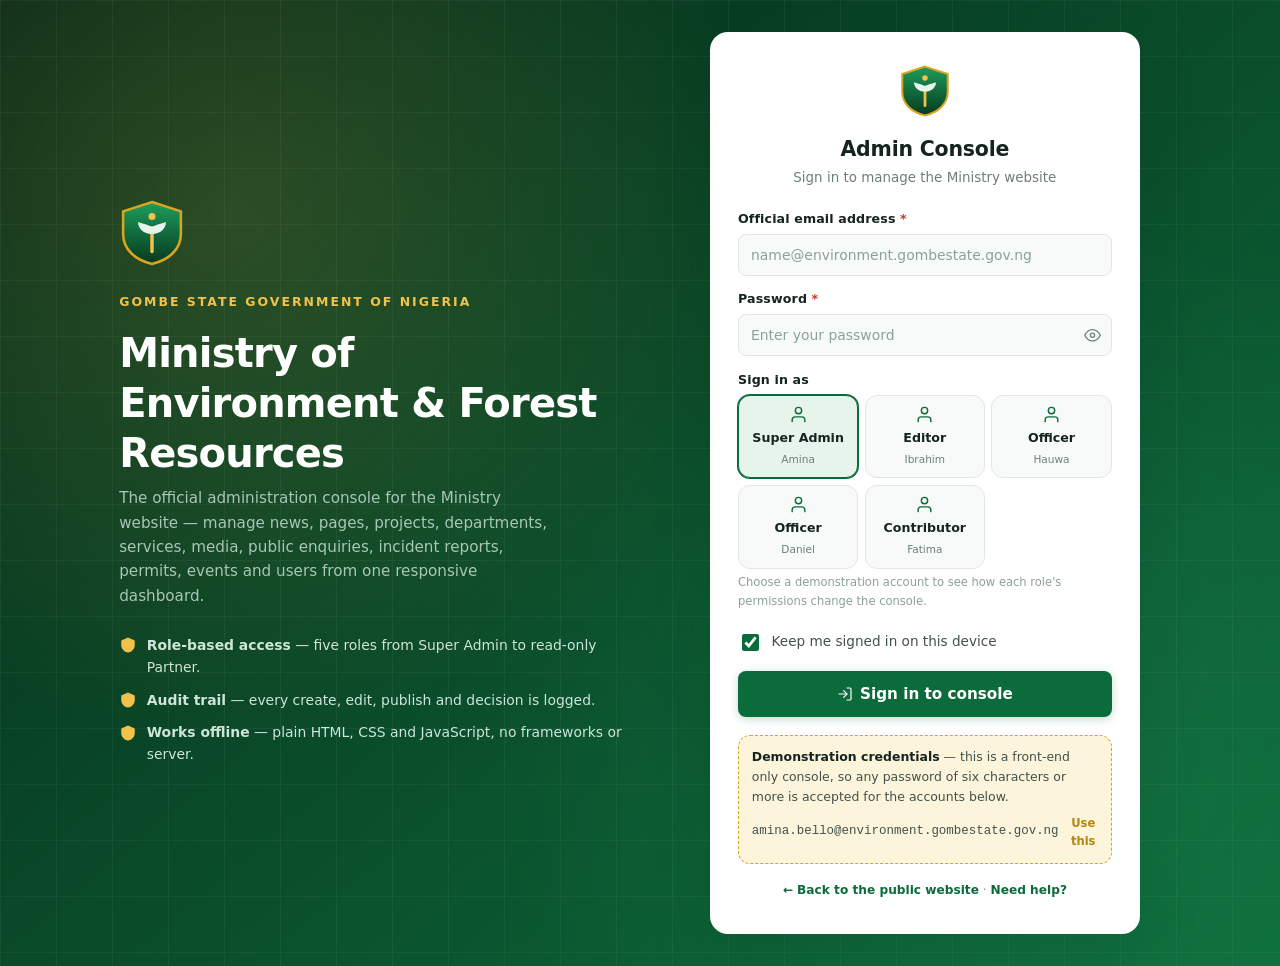
<file: admin/login.html>
<!DOCTYPE html>
<html lang="en" data-theme="light">

<head>
  <meta charset="UTF-8">
  <meta name="viewport" content="width=device-width, initial-scale=1">
  <meta name="description" content="Sign in to the administration console of the Gombe State Ministry of Environment & Forest Resources.">
  <meta name="theme-color" content="#0b6b3a">
  <meta name="robots" content="noindex, nofollow">
  <title>Sign in · Admin Console | Ministry of Environment &amp; Forest Resources, Gombe State</title>

  <link rel="icon"
    href="data:image/svg+xml,%3Csvg xmlns='http://www.w3.org/2000/svg' viewBox='0 0 64 64'%3E%3Crect width='64' height='64' rx='14' fill='%230b6b3a'/%3E%3Cpath d='M32 52V28' stroke='%23f0c14b' stroke-width='4'/%3E%3Cpath d='M32 34c-9 0-15-6-15-13 5 2 11 2.5 15 5.5 4-3 10-3.5 15-5.5 0 7-6 13-15 13z' fill='%23e7f4ec'/%3E%3C/svg%3E">

  <link rel="stylesheet" href="assets/css/admin.css">
</head>

<body>
  <a class="skip-link" href="#loginForm">Skip to sign-in form</a>

  <div class="login-page">
    <div class="login-bg" aria-hidden="true"></div>

    <div class="login-wrap">
      <!-- ---------- introduction ---------- -->
      <div class="login-intro">
        <div id="crestLeft"></div>
        <div class="sub">Gombe State Government of Nigeria</div>
        <h1>Ministry of Environment &amp; Forest Resources</h1>
        <p>The official administration console for the Ministry website — manage news, pages, projects,
          departments, services, media, public enquiries, incident reports, permits, events and users
          from one responsive dashboard.</p>

        <ul class="login-feats">
          <li>
            <svg viewBox="0 0 24 24" aria-hidden="true"><path d="M12 2 3 6v6c0 5.2 3.8 9.4 9 10 5.2-.6 9-4.8 9-10V6z"/></svg>
            <span><b>Role-based access</b> — five roles from Super Admin to read-only Partner.</span>
          </li>
          <li>
            <svg viewBox="0 0 24 24" aria-hidden="true"><path d="M4 4h16v16H4z" fill="none"/><path d="M12 2 3 6v6c0 5.2 3.8 9.4 9 10 5.2-.6 9-4.8 9-10V6z"/></svg>
            <span><b>Audit trail</b> — every create, edit, publish and decision is logged.</span>
          </li>
          <li>
            <svg viewBox="0 0 24 24" aria-hidden="true"><path d="M12 2 3 6v6c0 5.2 3.8 9.4 9 10 5.2-.6 9-4.8 9-10V6z"/></svg>
            <span><b>Works offline</b> — plain HTML, CSS and JavaScript, no frameworks or server.</span>
          </li>
        </ul>
      </div>

      <!-- ---------- sign-in card ---------- -->
      <div class="login-card">
        <div class="lc-h">
          <div id="crestRight"></div>
          <h2>Admin Console</h2>
          <p>Sign in to manage the Ministry website</p>
        </div>

        <div class="alert" id="alert" role="alert" aria-live="assertive" hidden></div>

        <form id="loginForm" novalidate>
          <div class="field">
            <label for="email">Official email address <span class="req">*</span></label>
            <input id="email" name="email" type="email" autocomplete="username" required
              placeholder="name@environment.gombestate.gov.ng">
            <span class="err">Enter a valid email address.</span>
          </div>

          <div class="field">
            <label for="password">Password <span class="req">*</span></label>
            <div class="pw-wrap">
              <input id="password" name="password" type="password" autocomplete="current-password" required
                placeholder="Enter your password">
              <button class="pw-toggle" type="button" id="pwToggle" aria-label="Show password" aria-pressed="false">
                <svg viewBox="0 0 24 24" width="17" height="17" fill="none" stroke="currentColor" stroke-width="1.8"
                  stroke-linecap="round" stroke-linejoin="round" aria-hidden="true">
                  <path d="M1 12s4-8 11-8 11 8 11 8-4 8-11 8-11-8-11-8z"/><circle cx="12" cy="12" r="3"/>
                </svg>
              </button>
            </div>
            <span class="err">Enter your password.</span>
          </div>

          <div class="field">
            <span class="lbl">Sign in as</span>
            <div class="role-pick" id="rolePick" role="radiogroup" aria-label="Demo account"></div>
            <span class="hint">Choose a demonstration account to see how each role's permissions change the console.</span>
          </div>

          <label class="check">
            <input type="checkbox" id="remember" checked>
            <span>Keep me signed in on this device</span>
          </label>

          <button class="btn btn-primary btn-lg btn-block" type="submit" id="submitBtn" style="margin-top:.6rem">
            <svg viewBox="0 0 24 24" width="17" height="17" fill="none" stroke="currentColor" stroke-width="1.8"
              stroke-linecap="round" stroke-linejoin="round" aria-hidden="true">
              <path d="M15 3h4a2 2 0 0 1 2 2v14a2 2 0 0 1-2 2h-4"/><polyline points="10 17 15 12 10 7"/><line x1="15" y1="12" x2="3" y2="12"/>
            </svg>
            <span>Sign in to console</span>
          </button>
        </form>

        <div class="demo-box">
          <b>Demonstration credentials</b> — this is a front-end only console, so any password of
          six characters or more is accepted for the accounts below.
          <div class="cred"><span id="credText">amina.bello@environment.gombestate.gov.ng</span>
            <button type="button" id="fillBtn">Use this</button></div>
        </div>

        <div class="login-foot">
          <a href="../index.html">&larr; Back to the public website</a>
          <span> · </span>
          <a href="#" id="helpLink">Need help?</a>
        </div>
      </div>
    </div>
  </div>

  <script src="assets/js/store.js"></script>
  <script>
    (function () {
      'use strict';
      var S = window.AdminStore;
      S.init();

      /* crests */
      var crest = '<svg class="crest" viewBox="0 0 64 64" role="img" aria-label="Gombe State coat of arms">' +
        '<defs><linearGradient id="lcg" x1="0" y1="0" x2="0" y2="1"><stop offset="0" stop-color="#1e9d5c"/><stop offset="1" stop-color="#06391f"/></linearGradient></defs>' +
        '<path d="M32 2 60 11v22c0 15-11.7 25-28 29C15.7 58 4 48 4 33V11z" fill="url(#lcg)" stroke="#d9a520" stroke-width="2.5"/>' +
        '<path d="M32 50V27" stroke="#f0c14b" stroke-width="3.4" stroke-linecap="round"/>' +
        '<path d="M32 33c-8 0-13.5-5.4-13.5-11.7 4.5 1.8 9.9 2.3 13.5 5 3.6-2.7 9-3.2 13.5-5C45.5 27.6 40 33 32 33z" fill="#e7f4ec"/>' +
        '<circle cx="32" cy="16" r="3.4" fill="#f0c14b"/></svg>';
      document.getElementById('crestLeft').innerHTML = crest;
      document.getElementById('crestRight').innerHTML = crest;

      /* already signed in? go straight to the console */
      var sess = S.session.get();
      if (sess && sess.userId && S.find('users', sess.userId)) {
        location.replace('index.html');
        return;
      }

      /* theme follows the saved console preference */
      try {
        var p = JSON.parse(localStorage.getItem('gmbeAdminPrefs.v1') || '{}');
        if (p.theme === 'dark') document.documentElement.setAttribute('data-theme', 'dark');
      } catch (e) { /* ignore */ }

      /* demo account picker */
      var demos = S.list('users').filter(function (u) { return u.status !== 'Suspended'; }).slice(0, 5);
      var pick = document.getElementById('rolePick');
      var chosen = demos[0];
      pick.innerHTML = demos.map(function (u, i) {
        return '<label class="' + (i === 0 ? 'on' : '') + '" data-id="' + u.id + '">' +
          '<input type="radio" name="demo" value="' + u.id + '"' + (i === 0 ? ' checked' : '') + '>' +
          '<svg viewBox="0 0 24 24" fill="none" stroke="currentColor" stroke-width="1.8" stroke-linecap="round" stroke-linejoin="round" aria-hidden="true">' +
          '<path d="M20 21v-2a4 4 0 0 0-4-4H8a4 4 0 0 0-4 4v2"/><circle cx="12" cy="7" r="4"/></svg>' +
          '<span class="rn">' + u.role + '</span><span class="rd">' + u.name.split(' ')[0] + '</span></label>';
      }).join('');

      function setChosen(id) {
        chosen = S.find('users', id) || demos[0];
        document.getElementById('credText').textContent = chosen.email;
        Array.prototype.forEach.call(pick.querySelectorAll('label'), function (l) {
          l.classList.toggle('on', l.dataset.id === id);
        });
      }
      pick.addEventListener('click', function (e) {
        var l = e.target.closest('label'); if (l) setChosen(l.dataset.id);
      });
      pick.addEventListener('change', function (e) {
        if (e.target.name === 'demo') setChosen(e.target.value);
      });

      document.getElementById('fillBtn').addEventListener('click', function () {
        document.getElementById('email').value = chosen.email;
        document.getElementById('password').value = 'gombe2026';
        document.getElementById('password').focus();
      });

      /* password visibility */
      var pw = document.getElementById('password'), tog = document.getElementById('pwToggle');
      tog.addEventListener('click', function () {
        var show = pw.type === 'password';
        pw.type = show ? 'text' : 'password';
        tog.setAttribute('aria-pressed', String(show));
        tog.setAttribute('aria-label', show ? 'Hide password' : 'Show password');
      });

      /* alert */
      var alertBox = document.getElementById('alert');
      function fail(msg) {
        alertBox.hidden = false;
        alertBox.className = 'alert note danger';
        alertBox.innerHTML = '<svg viewBox="0 0 24 24" width="17" height="17" fill="none" stroke="currentColor" stroke-width="1.8" stroke-linecap="round" stroke-linejoin="round" aria-hidden="true">' +
          '<path d="M10.29 3.86 1.82 18a2 2 0 0 0 1.71 3h16.94a2 2 0 0 0 1.71-3L13.71 3.86a2 2 0 0 0-3.42 0z"/><line x1="12" y1="9" x2="12" y2="13"/><line x1="12" y1="17" x2="12.01" y2="17"/></svg>' +
          '<div><b>Sign-in failed.</b> ' + msg + '</div>';
        alertBox.style.marginBottom = '.9rem';
      }
      function clearFail() { alertBox.hidden = true; alertBox.innerHTML = ''; }

      /* submit */
      document.getElementById('loginForm').addEventListener('submit', function (e) {
        e.preventDefault();
        clearFail();
        var emailEl = document.getElementById('email'), passEl = document.getElementById('password');
        var ok = true;
        [[emailEl, /^[^\s@]+@[^\s@]+\.[^\s@]{2,}$/.test(emailEl.value.trim())],
        [passEl, passEl.value.trim().length >= 6]].forEach(function (pair) {
          pair[0].closest('.field').classList.toggle('invalid', !pair[1]);
          if (!pair[1]) ok = false;
        });
        if (!ok) { fail('Check the highlighted fields. The demo password is any six characters or more.'); return; }

        var email = emailEl.value.trim().toLowerCase();
        var user = null;
        S.list('users').forEach(function (u) { if (u.email.toLowerCase() === email) user = u; });
        if (!user) user = chosen;              /* demo convenience: fall back to the selected account */

        if (user.status === 'Suspended') {
          fail('This account has been suspended. Contact a Super Admin in the Admin &amp; Finance directorate.');
          return;
        }

        var btn = document.getElementById('submitBtn');
        btn.disabled = true;
        btn.innerHTML = '<span class="spinner"></span><span>Signing in…</span>';

        setTimeout(function () {
          user.lastLogin = new Date().toISOString();
          S.data.currentUser = user.id;
          S.save();
          S.log('login', 'Session', user.name + ' (' + user.role + ') signed in to the console', 'ok');
          S.session.set({ userId: user.id, at: new Date().toISOString(), remember: document.getElementById('remember').checked },
            document.getElementById('remember').checked);
          location.href = 'index.html';
        }, 620);
      });

      /* help */
      document.getElementById('helpLink').addEventListener('click', function (e) {
        e.preventDefault();
        alertBox.hidden = false;
        alertBox.className = 'alert note';
        alertBox.style.marginBottom = '.9rem';
        alertBox.innerHTML = '<svg viewBox="0 0 24 24" width="17" height="17" fill="none" stroke="currentColor" stroke-width="1.8" stroke-linecap="round" stroke-linejoin="round" aria-hidden="true">' +
          '<circle cx="12" cy="12" r="10"/><line x1="12" y1="16" x2="12" y2="12"/><line x1="12" y1="8" x2="12.01" y2="8"/></svg>' +
          '<div><b>Demonstration console.</b> Pick an account above, press <b>Use this</b> to fill the form, then sign in. ' +
          'Passwords are not verified because there is no server — all data is stored in this browser and can be exported from ' +
          '<em>Settings → Data &amp; backup</em>. For production use, connect this console to an authenticated backend.</div>';
      });

      /* prefill the first demo account for convenience */
      setChosen(demos[0].id);
    })();
  </script>
</body>

</html>
</file>
<file: assets/css/style.css>
/* ==========================================================================
   Gombe State Ministry of Environment & Forest Resources
   Main stylesheet  |  Mobile-first, fully responsive
   ========================================================================== */

/* ---------- 1. Design tokens ---------- */
:root{
  --green-900:#06391f;
  --green-800:#0a4f2c;
  --green-700:#0b6b3a;
  --green-600:#128048;
  --green-500:#1e9d5c;
  --green-100:#e7f4ec;
  --green-50:#f3faf6;
  --gold-600:#b8860b;
  --gold-500:#d9a520;
  --gold-400:#f0c14b;
  --earth:#8a5a2b;
  --ink:#152420;
  --body:#41524c;
  --muted:#6b7f78;
  --line:#dfe8e4;
  --white:#ffffff;
  --bg-soft:#f6f9f7;
  --danger:#c0392b;

  --radius-s:8px;
  --radius:14px;
  --radius-l:22px;
  --shadow-s:0 2px 10px rgba(6,57,31,.07);
  --shadow:0 10px 30px rgba(6,57,31,.10);
  --shadow-l:0 22px 60px rgba(6,57,31,.16);
  --container:1200px;
  --header-h:78px;
  --ease:cubic-bezier(.22,.8,.3,1);
  --ff:'Segoe UI',system-ui,-apple-system,'Helvetica Neue',Arial,sans-serif;
}

/* ---------- 2. Reset ---------- */
*,*::before,*::after{box-sizing:border-box;}
html{scroll-behavior:smooth;-webkit-text-size-adjust:100%;}
body{
  margin:0;font-family:var(--ff);color:var(--body);background:linear-gradient(180deg,#f8fbf9 0%,#eef7f2 100%);
  font-size:16px;line-height:1.7;overflow-x:hidden;
}
main{display:block;background:linear-gradient(180deg,#ffffff 0%,#f5faf7 100%);}
img{max-width:100%;display:block;height:auto;}
a{color:var(--green-700);text-decoration:none;transition:color .2s var(--ease);}
a:hover{color:var(--gold-600);}
ul{margin:0;padding:0;list-style:none;}
h1,h2,h3,h4,h5{margin:0 0 .6em;color:var(--ink);line-height:1.22;font-weight:700;letter-spacing:-.01em;}
h1{font-size:clamp(2rem,5vw,3.35rem);}
h2{font-size:clamp(1.55rem,3.4vw,2.35rem);}
h3{font-size:clamp(1.15rem,2vw,1.4rem);}
p{margin:0 0 1.05em;}
button,input,select,textarea{font:inherit;color:inherit;}
:focus-visible{outline:3px solid var(--gold-500);outline-offset:2px;border-radius:4px;}
.skip-link{position:absolute;left:-999px;top:0;z-index:999;background:var(--green-800);color:#fff;padding:.8rem 1.2rem;}
.skip-link:focus{left:0;color:#fff;}

/* ---------- 3. Layout helpers ---------- */
.container{width:100%;max-width:var(--container);margin-inline:auto;padding-inline:20px;}
.section{padding:clamp(56px,8vw,96px) 0;}
.section--soft{background:linear-gradient(180deg,var(--bg-soft),#edf6f0);}
.section--green{background:linear-gradient(140deg,var(--green-900),var(--green-700));color:#d8e9e0;}
.section--green h2,.section--green h3{color:#fff;}
.grid{display:grid;gap:26px;}
.g-2{grid-template-columns:repeat(auto-fit,minmax(300px,1fr));}
.g-3{grid-template-columns:repeat(auto-fit,minmax(275px,1fr));}
.g-4{grid-template-columns:repeat(auto-fit,minmax(232px,1fr));}
.text-center{text-align:center;}
.mb-0{margin-bottom:0;}

.section-head{max-width:720px;margin:0 auto clamp(32px,5vw,52px);text-align:center;}
.section-head.left{margin-inline:0;text-align:left;}
.eyebrow{
  display:inline-flex;align-items:center;gap:.5rem;font-size:.76rem;font-weight:700;
  letter-spacing:.16em;text-transform:uppercase;color:var(--green-600);
  background:var(--green-100);padding:.42rem .9rem;border-radius:999px;margin-bottom:1rem;
}
.section--green .eyebrow{background:rgba(255,255,255,.12);color:var(--gold-400);}
.lede{font-size:1.06rem;color:var(--muted);}
.section--green .lede{color:#c3dbd0;}

/* ---------- 4. Buttons ---------- */
.btn{
  display:inline-flex;align-items:center;justify-content:center;gap:.55rem;
  padding:.85rem 1.6rem;border-radius:999px;font-weight:600;font-size:.95rem;
  border:2px solid transparent;cursor:pointer;transition:all .25s var(--ease);text-align:center;
}
.btn svg{width:18px;height:18px;flex:none;}
.btn-primary{background:var(--green-700);color:#fff;box-shadow:0 8px 20px rgba(11,107,58,.28);}
.btn-primary:hover{background:var(--green-800);color:#fff;transform:translateY(-2px);box-shadow:0 14px 28px rgba(11,107,58,.34);}
.btn-gold{background:var(--gold-500);color:#2a1d00;}
.btn-gold:hover{background:var(--gold-400);color:#2a1d00;transform:translateY(-2px);}
.btn-ghost{border-color:currentColor;color:var(--green-800);background:transparent;}
.btn-ghost:hover{background:var(--green-800);color:#fff;border-color:var(--green-800);}
.btn-light{background:rgba(255,255,255,.14);color:#fff;border-color:rgba(255,255,255,.5);backdrop-filter:blur(4px);}
.btn-light:hover{background:#fff;color:var(--green-800);}
.btn-sm{padding:.6rem 1.15rem;font-size:.85rem;}
.btn-block{width:100%;}

/* ---------- 5. Header ---------- */
.topbar{background:var(--green-900);color:#b9d4c6;font-size:.82rem;}
.topbar .container{display:flex;flex-wrap:wrap;gap:.4rem 1.4rem;align-items:center;justify-content:space-between;padding-block:.5rem;}
.topbar a{color:#d5e8de;}
.topbar a:hover{color:var(--gold-400);}
.topbar-list{display:flex;flex-wrap:wrap;gap:.3rem 1.3rem;align-items:center;}
.topbar-list li{display:flex;align-items:center;gap:.4rem;}
.topbar svg{width:14px;height:14px;fill:var(--gold-400);}
.socials{display:flex;gap:.45rem;}
.socials a{
  width:27px;height:27px;display:grid;place-items:center;border-radius:50%;
  background:rgba(255,255,255,.1);transition:.25s var(--ease);
}
.socials a:hover{background:var(--gold-500);}
.socials svg{width:13px;height:13px;fill:#fff;}

.site-header{position:sticky;top:0;z-index:100;background:#fff;box-shadow:0 1px 0 var(--line);transition:box-shadow .3s;}
.site-header.stuck{box-shadow:var(--shadow);}
.nav-wrap{display:flex;align-items:center;justify-content:space-between;gap:1rem;min-height:var(--header-h);}
.brand{display:flex;align-items:center;gap:.8rem;flex:none;}
.brand .crest{width:52px;height:52px;flex:none;}
.brand-text strong{display:block;font-size:.98rem;color:var(--green-800);line-height:1.2;font-weight:800;letter-spacing:-.02em;}
.brand-text span{display:block;font-size:.7rem;color:var(--muted);letter-spacing:.06em;text-transform:uppercase;}

.nav-toggle{
  display:inline-flex;flex-direction:column;justify-content:center;gap:5px;width:48px;height:48px;
  border:1px solid var(--line);border-radius:12px;background:#fff;cursor:pointer;padding:0 11px;
  position:relative;z-index:101; /* must sit ABOVE the open drawer so the X is tappable */
  transition:background .25s var(--ease),border-color .25s var(--ease),box-shadow .25s var(--ease);
}
.nav-toggle:hover{border-color:var(--green-500);background:var(--green-50);}
.nav-toggle:active{transform:scale(.94);}
.nav-toggle[aria-expanded="true"]{background:var(--green-700);border-color:var(--green-700);box-shadow:var(--shadow);}
.nav-toggle[aria-expanded="true"] span{background:#fff;}
.nav-toggle span{display:block;height:2px;background:var(--green-800);border-radius:2px;transition:.3s var(--ease);}
.nav-toggle[aria-expanded="true"] span:nth-child(1){transform:translateY(7px) rotate(45deg);}
.nav-toggle[aria-expanded="true"] span:nth-child(2){opacity:0;}
.nav-toggle[aria-expanded="true"] span:nth-child(3){transform:translateY(-7px) rotate(-45deg);}

.main-nav{
  position:fixed;inset:0 0 0 auto;width:min(86vw,340px);background:#fff;padding:96px 22px 40px;
  transform:translateX(105%);transition:transform .35s var(--ease);overflow-y:auto;
  box-shadow:var(--shadow-l);z-index:99;
}
.main-nav::before{
  content:"Menu";position:absolute;top:38px;left:22px;font-size:.75rem;font-weight:800;
  letter-spacing:.2em;text-transform:uppercase;color:var(--muted);
}
.main-nav.open{transform:translateX(0);}
.main-nav ul{display:flex;flex-direction:column;gap:.15rem;}
.main-nav a{
  display:block;padding:.75rem .5rem;font-weight:600;color:var(--ink);font-size:1rem;
  border-bottom:1px solid var(--line);
}
.main-nav a:hover,.main-nav a.active{color:var(--green-700);}
.nav-cta{margin-top:1.4rem;}
.nav-backdrop{position:fixed;inset:0;background:rgba(6,40,25,.45);opacity:0;visibility:hidden;transition:.3s;z-index:98;}
.nav-backdrop.show{opacity:1;visibility:visible;}

@media(min-width:1100px){
  .nav-toggle{display:none;}
  .nav-backdrop{display:none;}
  .main-nav{
    position:static;width:auto;transform:none;padding:0;box-shadow:none;overflow:visible;
    display:flex;align-items:center;gap:1.2rem;background:transparent;
  }
  .main-nav::before{display:none;}
  .main-nav ul{flex-direction:row;align-items:center;gap:.15rem;}
  .main-nav a{border-bottom:0;padding:.55rem .55rem;font-size:.87rem;border-radius:8px;position:relative;white-space:nowrap;}
  .main-nav a::after{
    content:"";position:absolute;left:.55rem;right:.55rem;bottom:.25rem;height:2px;
    background:var(--gold-500);transform:scaleX(0);transform-origin:left;transition:transform .25s var(--ease);
  }
  .main-nav a:hover::after,.main-nav a.active::after{transform:scaleX(1);}
  .nav-cta{margin:0;display:none;}
  .brand .crest{width:46px;height:46px;}
}
@media(min-width:1340px){
  .nav-cta{display:block;}
  .main-nav{gap:1.5rem;}
  .main-nav a{padding:.55rem .8rem;font-size:.93rem;}
  .main-nav a::after{left:.8rem;right:.8rem;}
  .brand .crest{width:52px;height:52px;}
  .nav-cta .btn{padding:.65rem 1.2rem;font-size:.86rem;}
}
.hero-badge svg{width:15px;height:15px;fill:currentColor;flex:none;}

/* ---------- 6. Hero (home) ---------- */
.hero{position:relative;min-height:min(86vh,720px);display:grid;align-items:center;overflow:hidden;background:var(--green-900);}
.hero-slides{position:absolute;inset:0;}
.hero-slide{
  position:absolute;inset:0;background-size:cover;background-position:center;
  opacity:0;transform:scale(1.08);transition:opacity 1.2s ease,transform 7s linear;
}
.hero-slide.active{opacity:1;transform:scale(1);}
.hero::after{
  content:"";position:absolute;inset:0;
  background:linear-gradient(100deg,rgba(4,38,21,.93) 0%,rgba(6,57,31,.82) 45%,rgba(6,57,31,.35) 100%);
}
.hero .container{position:relative;z-index:2;padding-block:clamp(64px,10vw,110px);}
.hero-inner{max-width:760px;color:#e6f2ec;}
.hero h1{color:#fff;margin-bottom:.5em;text-shadow:0 2px 24px rgba(0,0,0,.3);}
.hero h1 em{font-style:normal;color:var(--gold-400);}
.hero p{font-size:clamp(1rem,1.7vw,1.2rem);max-width:60ch;color:#cfe3d9;}
.hero-actions{display:flex;flex-wrap:wrap;gap:.8rem;margin-top:1.6rem;}
.hero-badge{
  display:inline-flex;align-items:center;gap:.6rem;background:rgba(240,193,75,.16);
  border:1px solid rgba(240,193,75,.45);color:var(--gold-400);padding:.4rem 1rem;border-radius:999px;
  font-size:.78rem;font-weight:700;letter-spacing:.12em;text-transform:uppercase;margin-bottom:1.2rem;
}
.hero-dots{position:absolute;bottom:26px;left:50%;transform:translateX(-50%);display:flex;gap:.6rem;z-index:3;}
.hero-dots button{
  width:36px;height:5px;border-radius:99px;border:0;background:rgba(255,255,255,.35);
  cursor:pointer;transition:.3s;position:relative;
}
/* invisible, finger-friendly hit area around each 5px-tall dot */
.hero-dots button::after{content:"";position:absolute;inset:-18px -6px;}
.hero-dots button:hover{background:rgba(255,255,255,.7);}
.hero-dots button:active{background:var(--gold-400);}
.hero-dots button.active{background:var(--gold-500);width:54px;}

/* quick strip under hero */
.quick-strip{position:relative;z-index:5;margin-top:-58px;}
.quick-strip .grid{gap:0;background:#fff;border-radius:var(--radius-l);overflow:hidden;box-shadow:var(--shadow-l);border:1px solid rgba(11,107,58,.08);}
.quick-item{display:flex;gap:1rem;align-items:flex-start;padding:1.6rem 1.5rem;border-right:1px solid var(--line);transition:.3s var(--ease);background:rgba(255,255,255,.98);}
.quick-item:last-child{border-right:0;}
.quick-item:hover{background:var(--green-50);box-shadow:inset 0 0 0 1px rgba(30,157,92,.08);}
.quick-item .ico{width:44px;height:44px;border-radius:12px;background:var(--green-100);display:grid;place-items:center;flex:none;}
.quick-item .ico svg{width:22px;height:22px;stroke:var(--green-700);fill:none;stroke-width:1.8;}
.quick-item h4{margin:0 0 .2rem;font-size:1rem;}
.quick-item p{margin:0;font-size:.87rem;color:var(--muted);}

/* ---------- 7. Page banner (inner pages) ---------- */
.page-banner{position:relative;background:var(--green-900);color:#fff;padding:clamp(52px,8vw,92px) 0;overflow:hidden;}
.page-banner .bg{position:absolute;inset:0;background-size:cover;background-position:center;opacity:.55;}
.page-banner::after{content:"";position:absolute;inset:0;background:linear-gradient(95deg,rgba(6,57,31,.92) 0%,rgba(10,79,44,.78) 45%,rgba(10,79,44,.55) 100%);}
.page-banner .container{position:relative;z-index:2;}
.page-banner h1{color:#fff;margin-bottom:.35em;}
.page-banner p{color:#c7ded2;max-width:62ch;margin:0;}
.crumbs{display:flex;flex-wrap:wrap;gap:.45rem;font-size:.84rem;color:#a9c8b9;margin-bottom:1rem;}
.crumbs a{color:var(--gold-400);}
.crumbs span[aria-current]{color:#fff;}

/* ---------- 8. Cards ---------- */
.card{
  background:#fff;border:1px solid var(--line);border-radius:var(--radius);padding:1.55rem 1.45rem 1.4rem;
  transition:transform .3s var(--ease),box-shadow .3s var(--ease),border-color .3s;height:100%;
  display:flex;flex-direction:column;box-shadow:0 4px 18px rgba(6,57,31,.03);
}
.card > .card-link{margin-top:auto;padding-top:.5rem;}
.card:hover{transform:translateY(-6px);box-shadow:var(--shadow);border-color:var(--green-100);}
.card h3{margin-bottom:.45rem;}
.card p:last-child{margin-bottom:0;}
.card .ico{
  width:56px;height:56px;border-radius:16px;display:grid;place-items:center;margin-bottom:1.1rem;
  background:linear-gradient(140deg,var(--green-100),#d7ecdf);
}
.card .ico svg{width:27px;height:27px;stroke:var(--green-700);fill:none;stroke-width:1.7;stroke-linecap:round;stroke-linejoin:round;}
.card--gold .ico{background:linear-gradient(140deg,#fdf1d4,#f7e2ae);}
.card--gold .ico svg{stroke:var(--gold-600);}
.card-link{display:inline-flex;align-items:center;gap:.4rem;font-weight:600;font-size:.9rem;margin-top:.9rem;}
.card-link::after{content:"→";transition:transform .25s var(--ease);}
.card-link:hover::after{transform:translateX(4px);}

/* media card */
.mcard{
  background:#fff;border:1px solid var(--line);border-radius:var(--radius);overflow:hidden;
  display:flex;flex-direction:column;height:100%;transition:transform .3s var(--ease),box-shadow .3s var(--ease);
}
.mcard:hover{transform:translateY(-6px);box-shadow:var(--shadow);}
.mcard-img{position:relative;aspect-ratio:16/10;overflow:hidden;background:var(--green-100);}
.mcard-img img{width:100%;height:100%;object-fit:cover;transition:transform .6s var(--ease);}
.mcard:hover .mcard-img img{transform:scale(1.07);}
.tag{
  position:absolute;top:12px;left:12px;background:rgba(6,57,31,.88);color:#fff;font-size:.72rem;
  font-weight:700;letter-spacing:.08em;text-transform:uppercase;padding:.3rem .7rem;border-radius:999px;
}
.tag.gold{background:var(--gold-500);color:#2a1d00;}
.mcard-body{padding:1.35rem 1.4rem 1.5rem;display:flex;flex-direction:column;flex:1;}
.meta{display:flex;flex-wrap:wrap;gap:.35rem .9rem;font-size:.79rem;color:var(--muted);margin-bottom:.6rem;}
.meta span{display:inline-flex;align-items:center;gap:.35rem;}
.meta svg{width:13px;height:13px;stroke:var(--green-600);fill:none;stroke-width:1.8;}
.mcard-body h3{font-size:1.1rem;margin-bottom:.4rem;}
.mcard-body p{font-size:.92rem;color:var(--muted);}
.mcard-body .card-link{margin-top:auto;}

/* ---------- 9. Stats ---------- */
.stats{display:grid;grid-template-columns:repeat(auto-fit,minmax(170px,1fr));gap:22px;}
.stat{
  background:rgba(255,255,255,.07);border:1px solid rgba(255,255,255,.14);border-radius:var(--radius);
  padding:1.6rem 1.3rem;text-align:center;backdrop-filter:blur(3px);
}
.stat .num{font-size:clamp(1.9rem,4.2vw,2.7rem);font-weight:800;color:var(--gold-400);line-height:1;letter-spacing:-.02em;}
.stat .lbl{font-size:.85rem;color:#c6ddd2;margin-top:.5rem;display:block;}
.stats--light .stat{background:#fff;border-color:var(--line);box-shadow:var(--shadow-s);}
.stats--light .num{color:var(--green-700);}
.stats--light .lbl{color:var(--muted);}

/* ---------- 10. Commissioner profile ---------- */
.commissioner-section{padding-top:clamp(48px,7vw,86px);}
.commissioner-card{
  position:relative;display:grid;gap:clamp(1.5rem,3vw,2.5rem);align-items:center;
  background:linear-gradient(135deg,#ffffff 0%,#f5faf7 100%);
  border:1px solid var(--line);border-radius:var(--radius-l);
  padding:clamp(1.2rem,3vw,2rem);box-shadow:var(--shadow);overflow:hidden;isolation:isolate;
}
.commissioner-card::before{
  content:"";position:absolute;inset:auto auto -80px -40px;width:260px;height:260px;border-radius:50%;
  background:radial-gradient(circle, rgba(240,193,75,.35), rgba(240,193,75,0) 65%);
  filter:blur(12px);opacity:0;transition:opacity .3s ease;z-index:-1;
}
.commissioner-card.is-tilting::before{opacity:1;}
@media(min-width:900px){.commissioner-card{grid-template-columns:360px minmax(0,1fr);}}
.commissioner-image{
  position:relative;border-radius:24px;overflow:hidden;background:linear-gradient(135deg,#dfeee6,#e9f2ee);
  min-height:320px;border:1px solid rgba(11,107,58,.12);box-shadow:var(--shadow-s);transition:transform .3s ease, box-shadow .3s ease;
}
.commissioner-card.is-tilting .commissioner-image{transform:scale(1.02) translateY(-4px);box-shadow:0 18px 30px rgba(11,107,58,.15);}
.commissioner-image img{width:100%;height:100%;object-fit:cover;display:block;min-height:320px;}
.commissioner-content{display:flex;flex-direction:column;gap:.75rem;transition:transform .3s ease;}
.commissioner-card.is-tilting .commissioner-content{transform:translateX(4px);}
.commissioner-content h2{margin:0;color:var(--green-900);}
.commissioner-content h3{margin:0;color:var(--green-700);font-size:clamp(1.1rem,2vw,1.4rem);}
.commissioner-divider{height:2px;width:90px;background:linear-gradient(90deg,var(--green-600),var(--gold-400));border-radius:999px;}
.commissioner-details{display:grid;grid-template-columns:repeat(auto-fit,minmax(180px,1fr));gap:1rem;margin-top:.35rem;}
.commissioner-details > div{
  background:var(--green-50);border:1px solid var(--line);border-radius:14px;padding:1rem 1rem .9rem;
}
.detail-label{display:block;font-size:.72rem;letter-spacing:.09em;text-transform:uppercase;color:var(--muted);margin-bottom:.35rem;font-weight:700;}
.commissioner-details strong{font-size:1rem;color:var(--ink);line-height:1.4;display:block;}

/* ---------- 10. Split / feature ---------- */
.split{display:grid;gap:clamp(30px,5vw,60px);align-items:center;grid-template-columns:1fr;}
@media(min-width:900px){.split{grid-template-columns:1fr 1fr;}.split.reverse .split-media{order:2;}}
.split-media{position:relative;}
.split-media img{border-radius:var(--radius-l);box-shadow:var(--shadow);width:100%;object-fit:cover;aspect-ratio:4/3;}
.media-badge{
  position:absolute;right:-10px;bottom:-18px;background:var(--gold-500);color:#2a1d00;border-radius:var(--radius);
  padding:1rem 1.3rem;box-shadow:var(--shadow);max-width:230px;
}
.media-badge strong{display:block;font-size:1.6rem;line-height:1;}
.media-badge span{font-size:.8rem;font-weight:600;}
.ticks{display:grid;gap:.7rem;margin:1.2rem 0 1.6rem;}
.ticks li{display:flex;gap:.7rem;align-items:flex-start;font-size:.96rem;}
.ticks svg{width:21px;height:21px;flex:none;margin-top:.18rem;fill:var(--green-600);}

/* ---------- 11. Accordion ---------- */
.accordion{display:grid;gap:.8rem;}
.acc-item{border:1px solid var(--line);border-radius:var(--radius-s);background:#fff;overflow:hidden;}
.acc-btn{
  width:100%;display:flex;justify-content:space-between;align-items:center;gap:1rem;text-align:left;
  padding:1.05rem 1.2rem;background:none;border:0;cursor:pointer;font-weight:650;color:var(--ink);font-size:1rem;
}
.acc-btn:hover{color:var(--green-700);background:var(--green-50);}
.acc-btn .chev{width:22px;height:22px;flex:none;border-radius:50%;background:var(--green-100);display:grid;place-items:center;transition:.3s var(--ease);}
.acc-btn .chev::before{content:"";width:7px;height:7px;border-right:2px solid var(--green-700);border-bottom:2px solid var(--green-700);transform:rotate(45deg) translate(-2px,-2px);}
.acc-btn[aria-expanded="true"] .chev{transform:rotate(180deg);background:var(--gold-400);}
.acc-panel{max-height:0;overflow:hidden;transition:max-height .35s var(--ease);}
.acc-panel-inner{padding:0 1.2rem 1.2rem;color:var(--muted);font-size:.95rem;}
.acc-panel-inner ul{display:grid;gap:.4rem;margin-top:.5rem;}
.acc-panel-inner li{padding-left:1.1rem;position:relative;}
.acc-panel-inner li::before{content:"";position:absolute;left:0;top:.62em;width:6px;height:6px;border-radius:50%;background:var(--gold-500);}

/* ---------- 12. Tables ---------- */
.table-wrap{overflow-x:auto;border:1px solid var(--line);border-radius:var(--radius);background:#fff;}
table{width:100%;border-collapse:collapse;min-width:560px;font-size:.92rem;}
thead{background:var(--green-800);color:#fff;}
th,td{padding:.9rem 1.1rem;text-align:left;border-bottom:1px solid var(--line);}
th{font-weight:600;font-size:.86rem;letter-spacing:.03em;}
tbody tr:hover{background:var(--green-50);}
tbody tr:last-child td{border-bottom:0;}

/* ---------- 13. Gallery ---------- */
.filters{display:flex;flex-wrap:wrap;gap:.5rem;justify-content:center;margin-bottom:2rem;}
.filter-btn{
  padding:.5rem 1.15rem;border-radius:999px;border:1px solid var(--line);background:#fff;
  cursor:pointer;font-size:.87rem;font-weight:600;color:var(--body);transition:.25s var(--ease);
}
.filter-btn:hover{border-color:var(--green-500);color:var(--green-700);}
.filter-btn.active{background:var(--green-700);border-color:var(--green-700);color:#fff;}
.gallery{display:grid;grid-template-columns:repeat(auto-fill,minmax(250px,1fr));gap:18px;}
.gitem{
  position:relative;border-radius:var(--radius);overflow:hidden;cursor:pointer;aspect-ratio:4/3;
  border:0;padding:0;background:var(--green-100);
}
.gitem img{width:100%;height:100%;object-fit:cover;transition:transform .6s var(--ease);}
.gitem:hover img{transform:scale(1.09);}
.gitem figcaption{
  position:absolute;inset:auto 0 0 0;padding:1.6rem 1rem .9rem;color:#fff;font-size:.88rem;text-align:left;
  background:linear-gradient(transparent,rgba(4,38,21,.9));
}
.gitem.hide{display:none;}
.lightbox{
  position:fixed;inset:0;background:rgba(3,25,14,.94);display:none;place-items:center;z-index:200;padding:20px;
}
.lightbox.open{display:grid;}
.lightbox img{max-width:min(1000px,92vw);max-height:80vh;border-radius:var(--radius);object-fit:contain;}
.lightbox .cap{color:#d8e9e0;text-align:center;margin-top:1rem;font-size:.95rem;}
.lb-close,.lb-nav{
  position:absolute;background:rgba(255,255,255,.14);border:0;color:#fff;width:46px;height:46px;
  border-radius:50%;cursor:pointer;font-size:1.3rem;display:grid;place-items:center;transition:.25s;
}
.lb-close:hover,.lb-nav:hover{background:var(--gold-500);color:#2a1d00;}
.lb-close{top:22px;right:22px;}
.lb-prev{left:18px;top:50%;transform:translateY(-50%);}
.lb-next{right:18px;top:50%;transform:translateY(-50%);}

/* ---------- 14. Forms ---------- */
.form-grid{display:grid;gap:1.05rem;grid-template-columns:repeat(auto-fit,minmax(230px,1fr));}
.field{display:flex;flex-direction:column;gap:.4rem;}
.field.full{grid-column:1/-1;}
.field label{font-size:.87rem;font-weight:600;color:var(--ink);}
.field .req{color:var(--danger);}
.field input,.field select,.field textarea{
  padding:.8rem .95rem;border:1px solid var(--line);border-radius:var(--radius-s);background:#fff;
  transition:border-color .2s,box-shadow .2s;width:100%;
}
.field textarea{min-height:140px;resize:vertical;}
.field input:focus,.field select:focus,.field textarea:focus{
  outline:0;border-color:var(--green-500);box-shadow:0 0 0 3px rgba(30,157,92,.16);
}
.field .err{font-size:.78rem;color:var(--danger);display:none;}
.field.invalid input,.field.invalid select,.field.invalid textarea{border-color:var(--danger);}
.field.invalid .err{display:block;}
.form-note{font-size:.82rem;color:var(--muted);}
.alert{
  display:none;gap:.7rem;align-items:flex-start;padding:1rem 1.15rem;border-radius:var(--radius-s);
  background:var(--green-100);border:1px solid #bfe3ce;color:var(--green-800);font-size:.92rem;margin-bottom:1.2rem;
}
.alert.show{display:flex;}
.checkbox{display:flex;gap:.6rem;align-items:flex-start;font-size:.88rem;font-weight:500!important;line-height:1.55;}
.checkbox input{width:auto;margin-top:.25rem;}

/* ---------- 15. Contact bits ---------- */
.info-card{display:flex;gap:1rem;padding:1.4rem;border:1px solid var(--line);border-radius:var(--radius);background:#fff;height:100%;}
.info-card .ico{width:46px;height:46px;border-radius:12px;background:var(--green-100);display:grid;place-items:center;flex:none;}
.info-card .ico svg{width:21px;height:21px;stroke:var(--green-700);fill:none;stroke-width:1.8;}
.info-card h4{margin:0 0 .25rem;font-size:1rem;}
.info-card p{margin:0;font-size:.89rem;color:var(--muted);overflow-wrap:anywhere;}
.info-card a{overflow-wrap:anywhere;}
.map-embed{border-radius:var(--radius);overflow:hidden;border:1px solid var(--line);background:var(--green-50);min-height:330px;position:relative;}
.map-embed iframe{width:100%;height:100%;min-height:330px;border:0;display:block;}
.map-fallback{position:absolute;inset:0;display:grid;place-items:center;text-align:center;padding:2rem;}

/* ---------- 16. Misc components ---------- */
.notice-band{background:var(--gold-400);color:#2a1d00;font-size:.88rem;}
.notice-band .container{display:flex;gap:.8rem;align-items:center;justify-content:center;padding-block:.6rem;flex-wrap:wrap;text-align:center;}
.notice-band strong{text-transform:uppercase;letter-spacing:.08em;font-size:.76rem;}

.timeline{position:relative;display:grid;gap:1.6rem;padding-left:2rem;}
.timeline::before{content:"";position:absolute;left:8px;top:6px;bottom:6px;width:2px;background:linear-gradient(var(--green-500),var(--green-100));}
.tl-item{position:relative;}
.tl-item::before{content:"";position:absolute;left:-2rem;top:.35rem;width:18px;height:18px;border-radius:50%;background:#fff;border:4px solid var(--green-500);}
.tl-item h4{margin-bottom:.25rem;}
.tl-item .yr{font-size:.78rem;font-weight:700;letter-spacing:.1em;color:var(--gold-600);text-transform:uppercase;}

.progress{height:9px;border-radius:99px;background:var(--green-100);overflow:hidden;margin:.7rem 0 .35rem;}
.progress i{display:block;height:100%;border-radius:99px;background:linear-gradient(90deg,var(--green-600),var(--gold-500));width:0;transition:width 1.4s var(--ease);}

.person{text-align:center;background:#fff;border:1px solid var(--line);border-radius:var(--radius);padding:1.8rem 1.3rem;height:100%;transition:.3s var(--ease);}
.person:hover{box-shadow:var(--shadow);transform:translateY(-5px);}
.person--featured{padding:1.5rem;display:flex;flex-direction:column;align-items:center;justify-content:center;}
.person-photo{
  width:140px;height:140px;border-radius:50%;object-fit:cover;margin:0 auto 1rem;display:block;
  border:4px solid rgba(30,157,92,.15);background:#edf7f1;box-shadow:0 10px 24px rgba(11,107,58,.12);
}
.avatar{
  width:104px;height:104px;border-radius:50%;margin:0 auto 1rem;display:grid;place-items:center;
  background:linear-gradient(140deg,var(--green-700),var(--green-500));color:#fff;font-size:1.9rem;font-weight:700;
  box-shadow:0 8px 22px rgba(11,107,58,.28);letter-spacing:.02em;
}
.person h4{margin-bottom:.1rem;}
.person .role{font-size:.85rem;color:var(--gold-600);font-weight:650;}
.person p{font-size:.88rem;color:var(--muted);margin-top:.6rem;margin-bottom:0;}
.person-contact{display:grid;gap:.4rem;margin-top:.7rem;font-size:.76rem;color:var(--muted);}
.person-contact strong{color:var(--green-800);font-size:.8rem;letter-spacing:.04em;text-transform:uppercase;}

.partners{display:flex;flex-wrap:wrap;gap:1rem;justify-content:center;}
.partner{
  padding:.85rem 1.4rem;border:1px dashed var(--line);border-radius:var(--radius-s);background:#fff;
  font-weight:700;color:var(--green-800);font-size:.9rem;letter-spacing:.02em;
}

.cta-band{
  background:linear-gradient(120deg,var(--green-800),var(--green-600));border-radius:var(--radius-l);
  padding:clamp(30px,5vw,54px);color:#e2f0e9;display:grid;gap:1.6rem;align-items:center;box-shadow:var(--shadow);
}
@media(min-width:860px){.cta-band{grid-template-columns:1.6fr auto;}}
.cta-band h2{color:#fff;margin-bottom:.35em;}
.cta-band p{margin:0;color:#c6ddd2;}
.cta-actions{display:flex;flex-wrap:wrap;gap:.8rem;}

.sidebar{display:grid;gap:1.4rem;align-content:start;}
.widget{border:1px solid var(--line);border-radius:var(--radius);padding:1.4rem;background:#fff;}
.widget h4{font-size:1.02rem;padding-bottom:.7rem;border-bottom:2px solid var(--green-100);margin-bottom:.9rem;}
.widget li + li{margin-top:.6rem;padding-top:.6rem;border-top:1px dashed var(--line);}
.widget a{font-size:.91rem;font-weight:600;color:var(--ink);}
.widget a:hover{color:var(--green-700);}
.widget .date{display:block;font-size:.76rem;color:var(--muted);font-weight:500;}
.dl-item{display:flex;gap:.7rem;align-items:center;font-size:.9rem;}
.dl-item svg{width:20px;height:20px;fill:var(--danger);flex:none;}
@media(min-width:960px){.with-sidebar{display:grid;grid-template-columns:minmax(0,2.3fr) minmax(260px,1fr);gap:40px;}}

/* ---------- 17. Footer ---------- */
.site-footer{background:var(--green-900);color:#a9c6b7;padding-top:clamp(48px,7vw,76px);font-size:.92rem;}
.site-footer h4{color:#fff;font-size:1rem;margin-bottom:1.1rem;position:relative;padding-bottom:.6rem;}
.site-footer h4::after{content:"";position:absolute;left:0;bottom:0;width:38px;height:3px;background:var(--gold-500);border-radius:2px;}
.site-footer a{color:#a9c6b7;}
.site-footer a:hover{color:var(--gold-400);}
.footer-grid{display:grid;gap:34px;grid-template-columns:repeat(auto-fit,minmax(215px,1fr));}
.footer-brand{display:flex;gap:.8rem;align-items:center;margin-bottom:1rem;}
.footer-brand .crest{width:50px;height:50px;}
.footer-brand strong{color:#fff;font-size:.98rem;display:block;line-height:1.25;}
.footer-links li + li{margin-top:.55rem;}
.footer-contact li{display:flex;gap:.65rem;margin-bottom:.8rem;align-items:flex-start;}
.footer-contact svg{width:17px;height:17px;fill:var(--gold-500);flex:none;margin-top:.2rem;}
.newsletter{display:flex;gap:.5rem;margin-top:.9rem;flex-wrap:wrap;}
.newsletter input{flex:1 1 150px;padding:.7rem .9rem;border-radius:999px;border:1px solid rgba(255,255,255,.2);background:rgba(255,255,255,.08);color:#fff;}
.newsletter input::placeholder{color:#8fae9e;}
.newsletter button{border:0;border-radius:999px;padding:.7rem 1.2rem;background:var(--gold-500);color:#2a1d00;font-weight:700;cursor:pointer;}
.newsletter button:hover{background:var(--gold-400);}
.footer-bottom{
  margin-top:clamp(34px,5vw,54px);border-top:1px solid rgba(255,255,255,.12);padding-block:1.2rem;
  display:flex;flex-wrap:wrap;gap:.6rem 1.4rem;justify-content:space-between;font-size:.84rem;
}

/* ---------- 18. Back to top + reveal ---------- */
.to-top{
  position:fixed;right:18px;bottom:18px;width:46px;height:46px;border-radius:50%;border:0;cursor:pointer;
  background:var(--green-700);color:#fff;display:grid;place-items:center;box-shadow:var(--shadow);
  opacity:0;visibility:hidden;transform:translateY(12px);transition:.3s var(--ease);z-index:90;
}
.to-top.show{opacity:1;visibility:visible;transform:translateY(0);}
.to-top:hover{background:var(--gold-500);color:#2a1d00;}
.to-top svg{width:20px;height:20px;stroke:currentColor;fill:none;stroke-width:2.2;}

.reveal{opacity:0;transform:translateY(26px);transition:opacity .7s var(--ease),transform .7s var(--ease);}
.reveal.in{opacity:1;transform:none;}

@media(prefers-reduced-motion:reduce){
  *{animation:none!important;transition-duration:.01ms!important;scroll-behavior:auto!important;}
  .reveal{opacity:1;transform:none;}
}

/* ---------- 19. Small screens tweaks ---------- */
@media(max-width:640px){
  .topbar-list li:nth-child(1),.topbar-list li:nth-child(2){display:none;}
  .topbar .container{justify-content:space-between;}
}
@media(max-width:767px){
  .quick-strip{margin-top:-30px;}
  .quick-item{border-right:0;border-bottom:1px solid var(--line);}
  .media-badge{position:static;margin-top:1rem;max-width:none;}
  .lb-prev{left:6px;}.lb-next{right:6px;}
}

/* ---------- 19b. Interaction states: pressed feedback + touch devices ---------- */
/* Remove the grey flash on tap; we provide our own pressed styles instead. */
a,button,.btn,.filter-btn,.gitem,.quick-item,.acc-btn,.card,.mcard{-webkit-tap-highlight-color:transparent;}

/* Pressed (:active) feedback — works for mouse click AND finger tap */
.btn:active{transform:translateY(1px) scale(.98);box-shadow:var(--shadow-s);}
.btn-primary:active{background:var(--green-900);}
.btn-gold:active{background:var(--gold-600);color:#fff;}
.btn-ghost:active{background:var(--green-800);color:#fff;border-color:var(--green-800);}
.btn-light:active{background:#fff;color:var(--green-800);}
.filter-btn:active{transform:scale(.96);border-color:var(--green-600);}
.socials a:active{transform:scale(.9);background:var(--gold-500);}
.acc-btn:active{background:var(--green-100);}
.quick-item:active,.card:active,.mcard:active,.person:active{background:var(--green-50);}
.gitem:active{opacity:.85;}
.to-top:active{transform:scale(.92);}
.newsletter button:active{transform:scale(.96);background:var(--gold-600);}
.main-nav a:active{background:var(--green-100);}

/* Touch / no-hover devices: never leave a "stuck" hover lift behind after a tap */
@media(hover:none){
  .btn:hover,.card:hover,.mcard:hover,.person:hover,.quick-item:hover,
  .filter-btn:hover,.socials a:hover,.to-top:hover,.nav-toggle:hover{transform:none;}
  .card:hover,.mcard:hover,.person:hover{box-shadow:none;}
  .quick-item:hover,.acc-btn:hover{background:transparent;}
  .mcard:hover .mcard-img img,.gitem:hover img{transform:none;}
  .card-link:hover::after{transform:none;}
  .btn-primary:hover{background:var(--green-700);box-shadow:0 8px 20px rgba(11,107,58,.28);}
  .btn-gold:hover{background:var(--gold-500);}
  .btn-ghost:hover{background:transparent;color:var(--green-800);}
  .btn-light:hover{background:rgba(255,255,255,.14);color:#fff;}
}

/* Comfortable tap targets on small screens (WCAG 2.5.8) */
@media(max-width:1099px){
  .btn{min-height:46px;}
  .btn-sm{min-height:42px;}
  .filter-btn{min-height:42px;}
  .main-nav a{min-height:48px;display:flex;align-items:center;}
  .socials a{width:40px;height:40px;}
  .socials{gap:.55rem;}
  .topbar .socials a{width:34px;height:34px;}
  .card-link{min-height:44px;align-items:center;}
  .acc-btn{min-height:52px;}
}

/* ---------- 20. Print ---------- */
@media print{
  .site-header,.topbar,.site-footer,.to-top,.hero-dots,.nav-toggle{display:none!important;}
  body{color:#000;}
  .section{padding:12px 0;}
}
</file>
<file: admin/assets/css/admin.css>
/* ==========================================================================
   Gombe State Ministry of Environment & Forest Resources
   ADMIN CONSOLE — admin.css
   Pure CSS. Mobile-first, fully responsive, light + dark themes.
   ========================================================================== */

/* ---------- 1. Tokens ---------- */
:root{
  /* brand (mirrors the public site) */
  --green-900:#06391f;
  --green-800:#0a4f2c;
  --green-700:#0b6b3a;
  --green-600:#128048;
  --green-500:#1e9d5c;
  --green-400:#3fb977;
  --green-100:#e7f4ec;
  --green-50:#f3faf6;
  --gold-600:#b8860b;
  --gold-500:#d9a520;
  --gold-400:#f0c14b;
  --gold-100:#fdf4dc;

  /* semantic */
  --accent:var(--green-700);
  --accent-soft:var(--green-100);
  --accent-ink:#ffffff;
  --info:#1c7ed6;   --info-bg:#e7f2fd;
  --ok:#1e9d5c;     --ok-bg:#e7f6ee;
  --warn:#e08700;   --warn-bg:#fdf2e0;
  --danger:#c0392b; --danger-bg:#fdeceb;
  --purple:#7048b6; --purple-bg:#f0eafb;
  --teal:#0e8f8f;   --teal-bg:#e2f5f5;

  /* neutrals (light theme) */
  --bg:#f2f6f4;
  --bg-2:#e9f0ec;
  --surface:#ffffff;
  --surface-2:#f8faf9;
  --surface-3:#eef3f0;
  --ink:#152420;
  --body:#41524c;
  --muted:#6b7f78;
  --faint:#8ba099;
  --line:#dfe8e4;
  --line-2:#ecf2ef;
  --shadow-s:0 1px 3px rgba(6,57,31,.08),0 1px 2px rgba(6,57,31,.05);
  --shadow:0 6px 20px rgba(6,57,31,.09);
  --shadow-l:0 24px 60px rgba(6,57,31,.18);

  /* sidebar */
  --side-bg:linear-gradient(178deg,#06391f 0%,#0a4f2c 58%,#0b5c33 100%);
  --side-ink:#bcd8c8;
  --side-ink-strong:#ffffff;
  --side-hover:rgba(255,255,255,.09);
  --side-active:rgba(255,255,255,.14);

  /* metrics */
  --sidebar-w:264px;
  --sidebar-w-collapsed:78px;
  --topbar-h:64px;
  --radius-s:8px;
  --radius:12px;
  --radius-l:18px;
  --ff:'Segoe UI',system-ui,-apple-system,'Helvetica Neue',Arial,sans-serif;
  --mono:ui-monospace,'Cascadia Mono','Segoe UI Mono',Menlo,Consolas,monospace;
  --ease:cubic-bezier(.22,.8,.3,1);
  --ring:0 0 0 3px rgba(217,165,32,.45);
}

html[data-theme="dark"]{
  --bg:#0c1512;
  --bg-2:#0a1210;
  --surface:#131f1b;
  --surface-2:#17241f;
  --surface-3:#1d2c26;
  --ink:#eaf4ee;
  --body:#c2d4cb;
  --muted:#8fa79c;
  --faint:#6f887d;
  --line:#243630;
  --line-2:#1c2b25;
  --shadow-s:0 1px 3px rgba(0,0,0,.4);
  --shadow:0 8px 26px rgba(0,0,0,.45);
  --shadow-l:0 24px 60px rgba(0,0,0,.6);
  --green-100:#173425;
  --green-50:#12251c;
  --gold-100:#2e2611;
  --info-bg:#12283c; --ok-bg:#12301f; --warn-bg:#33260f;
  --danger-bg:#331a17; --purple-bg:#251a38; --teal-bg:#0f2b2b;
  --side-bg:linear-gradient(178deg,#082115 0%,#0a2b1a 60%,#0c3320 100%);
}

/* ---------- 2. Reset ---------- */
*,*::before,*::after{box-sizing:border-box;}
html{-webkit-text-size-adjust:100%;}
body{
  margin:0;font-family:var(--ff);background:var(--bg);color:var(--body);
  font-size:14.5px;line-height:1.6;overflow-x:hidden;
  -webkit-font-smoothing:antialiased;
}
img{max-width:100%;display:block;}
a{color:var(--accent);text-decoration:none;}
a:hover{text-decoration:underline;}
button,input,select,textarea{font:inherit;color:inherit;}
h1,h2,h3,h4,h5,h6{margin:0;color:var(--ink);line-height:1.25;font-weight:700;letter-spacing:-.01em;}
p{margin:0 0 .8em;}
ul{margin:0;padding:0;list-style:none;}
table{border-collapse:collapse;width:100%;}
svg{flex:none;}
:focus-visible{outline:none;box-shadow:var(--ring);}
::-webkit-scrollbar{width:10px;height:10px;}
::-webkit-scrollbar-track{background:transparent;}
::-webkit-scrollbar-thumb{background:rgba(11,107,58,.28);border-radius:99px;border:3px solid transparent;background-clip:content-box;}
::-webkit-scrollbar-thumb:hover{background:rgba(11,107,58,.5);background-clip:content-box;}
html[data-theme="dark"] ::-webkit-scrollbar-thumb{background:rgba(255,255,255,.18);background-clip:content-box;}
.sr-only{position:absolute;width:1px;height:1px;padding:0;margin:-1px;overflow:hidden;clip:rect(0,0,0,0);white-space:nowrap;border:0;}
.skip-link{position:absolute;left:-999px;top:8px;z-index:999;background:var(--gold-500);color:#2a1d00;padding:.6rem 1rem;border-radius:0 0 var(--radius-s) 0;font-weight:700;}
.skip-link:focus{left:0;}

/* ---------- 3. Buttons ---------- */
.btn{
  display:inline-flex;align-items:center;justify-content:center;gap:.45rem;
  padding:.5rem .95rem;border-radius:var(--radius-s);border:1px solid transparent;
  background:var(--surface-3);color:var(--ink);font-weight:600;font-size:.855rem;
  cursor:pointer;white-space:nowrap;transition:.18s var(--ease);line-height:1.35;
}
.btn svg{width:16px;height:16px;}
.btn:hover{background:var(--line);text-decoration:none;}
.btn:active{transform:translateY(1px);}
.btn:disabled{opacity:.5;cursor:not-allowed;}
.btn-primary{background:var(--accent);color:var(--accent-ink);box-shadow:0 2px 8px rgba(11,107,58,.25);}
.btn-primary:hover{background:var(--green-800);color:#fff;}
html[data-theme="dark"] .btn-primary:hover{background:var(--green-500);}
.btn-gold{background:var(--gold-500);color:#2a1d00;}
.btn-gold:hover{background:var(--gold-400);color:#2a1d00;}
.btn-danger{background:var(--danger);color:#fff;}
.btn-danger:hover{background:#a5301f;color:#fff;}
.btn-outline{background:transparent;border-color:var(--line);color:var(--body);}
.btn-outline:hover{border-color:var(--accent);color:var(--accent);background:var(--accent-soft);}
.btn-ghost{background:transparent;color:var(--muted);}
.btn-ghost:hover{background:var(--surface-3);color:var(--ink);}
.btn-sm{padding:.34rem .65rem;font-size:.78rem;border-radius:6px;}
.btn-sm svg{width:14px;height:14px;}
.btn-xs{padding:.2rem .45rem;font-size:.72rem;border-radius:5px;gap:.25rem;}
.btn-xs svg{width:13px;height:13px;}
.btn-lg{padding:.75rem 1.4rem;font-size:.95rem;}
.btn-block{width:100%;}
.btn-icon{padding:.5rem;width:36px;height:36px;border-radius:var(--radius-s);}
.btn-icon.btn-sm{width:30px;height:30px;padding:.35rem;}
.icon-btn{
  display:inline-grid;place-items:center;width:38px;height:38px;border-radius:var(--radius-s);
  border:1px solid transparent;background:transparent;color:var(--muted);cursor:pointer;transition:.18s var(--ease);
  position:relative;
}
.icon-btn svg{width:19px;height:19px;}
.icon-btn:hover{background:var(--surface-3);color:var(--ink);}
.icon-btn:active{transform:scale(.93);}
.btn-row{display:flex;flex-wrap:wrap;gap:.5rem;align-items:center;}

/* ---------- 4. Badges / chips / pills ---------- */
.badge{
  display:inline-flex;align-items:center;gap:.32rem;padding:.16rem .55rem;border-radius:999px;
  font-size:.71rem;font-weight:700;letter-spacing:.02em;line-height:1.6;white-space:nowrap;
  background:var(--surface-3);color:var(--muted);border:1px solid transparent;
}
.badge .dot{width:6px;height:6px;border-radius:50%;background:currentColor;flex:none;}
.badge svg{width:12px;height:12px;}
.b-ok{background:var(--ok-bg);color:var(--ok);}
.b-warn{background:var(--warn-bg);color:var(--warn);}
.b-danger{background:var(--danger-bg);color:var(--danger);}
.b-info{background:var(--info-bg);color:var(--info);}
.b-purple{background:var(--purple-bg);color:var(--purple);}
.b-teal{background:var(--teal-bg);color:var(--teal);}
.b-gold{background:var(--gold-100);color:var(--gold-600);}
.b-green{background:var(--green-100);color:var(--green-700);}
html[data-theme="dark"] .b-gold{color:var(--gold-400);}
html[data-theme="dark"] .b-green{color:var(--green-400);}
.b-solid-ok{background:var(--ok);color:#fff;}
.b-solid-warn{background:var(--warn);color:#fff;}
.b-solid-danger{background:var(--danger);color:#fff;}
.b-outline{background:transparent;border-color:var(--line);color:var(--muted);}

.chip{
  display:inline-flex;align-items:center;gap:.4rem;padding:.28rem .7rem;border-radius:999px;
  background:var(--surface-3);border:1px solid var(--line);font-size:.78rem;font-weight:600;color:var(--body);cursor:pointer;
  transition:.16s var(--ease);
}
.chip:hover{border-color:var(--accent);color:var(--accent);}
.chip.active{background:var(--accent);border-color:var(--accent);color:#fff;}

.avatar{
  width:36px;height:36px;border-radius:50%;display:grid;place-items:center;flex:none;
  background:linear-gradient(140deg,var(--green-700),var(--green-500));color:#fff;
  font-weight:700;font-size:.78rem;letter-spacing:.02em;overflow:hidden;
}
.avatar img{width:100%;height:100%;object-fit:cover;}
.avatar-xs{width:26px;height:26px;font-size:.65rem;}
.avatar-sm{width:31px;height:31px;font-size:.72rem;}
.avatar-lg{width:52px;height:52px;font-size:1.05rem;}
.avatar-xl{width:96px;height:96px;font-size:1.9rem;}
.avatar.g1{background:linear-gradient(140deg,#1c7ed6,#4dabf7);}
.avatar.g2{background:linear-gradient(140deg,#b8860b,#f0c14b);}
.avatar.g3{background:linear-gradient(140deg,#7048b6,#9775fa);}
.avatar.g4{background:linear-gradient(140deg,#c0392b,#e57368);}
.avatar.g5{background:linear-gradient(140deg,#0e8f8f,#38bfbf);}

/* ---------- 5. App shell ---------- */
.app{display:flex;min-height:100vh;}

/* --- Sidebar --- */
.sidebar{
  position:fixed;inset:0 auto 0 0;width:var(--sidebar-w);z-index:120;
  background:var(--side-bg);color:var(--side-ink);
  display:flex;flex-direction:column;
  transform:translateX(-102%);transition:transform .3s var(--ease);
  box-shadow:var(--shadow-l);
}
.sidebar.open{transform:translateX(0);}
.side-head{
  display:flex;align-items:center;gap:.7rem;padding:.9rem 1rem;min-height:var(--topbar-h);
  border-bottom:1px solid rgba(255,255,255,.1);flex:none;
}
.side-head .crest{width:38px;height:38px;flex:none;}
.side-brand{min-width:0;flex:1;}
.side-brand strong{display:block;color:#fff;font-size:.86rem;line-height:1.25;font-weight:800;letter-spacing:-.01em;}
.side-brand span{display:block;font-size:.63rem;letter-spacing:.14em;text-transform:uppercase;color:var(--gold-400);font-weight:700;}
.side-close{
  display:grid;place-items:center;width:34px;height:34px;border-radius:var(--radius-s);border:0;
  background:rgba(255,255,255,.1);color:#fff;cursor:pointer;flex:none;
}
.side-close:hover{background:rgba(255,255,255,.22);}

.side-scroll{flex:1;overflow-y:auto;overscroll-behavior:contain;padding:.7rem 0 1rem;}
.side-scroll::-webkit-scrollbar-thumb{background:rgba(255,255,255,.18);background-clip:content-box;}
.side-group{margin-bottom:.35rem;}
.side-label{
  padding:.75rem 1.15rem .35rem;font-size:.62rem;font-weight:800;letter-spacing:.16em;
  text-transform:uppercase;color:rgba(255,255,255,.38);
}
.side-nav a{
  display:flex;align-items:center;gap:.72rem;padding:.55rem 1.15rem;margin:1px .5rem;
  border-radius:var(--radius-s);color:var(--side-ink);font-size:.865rem;font-weight:550;
  transition:.16s var(--ease);position:relative;text-decoration:none;
}
.side-nav a svg{width:18px;height:18px;opacity:.85;flex:none;}
.side-nav a:hover{background:var(--side-hover);color:#fff;text-decoration:none;}
.side-nav a.active{background:var(--side-active);color:#fff;font-weight:700;}
.side-nav a.active::before{
  content:"";position:absolute;left:-.5rem;top:15%;bottom:15%;width:3px;border-radius:0 3px 3px 0;background:var(--gold-500);
}
.side-nav a .txt{flex:1;min-width:0;overflow:hidden;text-overflow:ellipsis;white-space:nowrap;}
.side-nav a .cnt{
  font-size:.66rem;font-weight:800;padding:.05rem .4rem;border-radius:999px;
  background:rgba(255,255,255,.16);color:#fff;min-width:20px;text-align:center;
}
.side-nav a .cnt.hot{background:var(--danger);}
.side-nav a .cnt.gold{background:var(--gold-500);color:#2a1d00;}

.side-foot{flex:none;padding:.8rem;border-top:1px solid rgba(255,255,255,.1);}
.side-card{
  background:rgba(255,255,255,.08);border:1px solid rgba(255,255,255,.12);
  border-radius:var(--radius);padding:.8rem;
}
.side-card .t{display:flex;align-items:center;gap:.5rem;color:#fff;font-weight:700;font-size:.8rem;margin-bottom:.3rem;}
.side-card .t svg{width:16px;height:16px;fill:var(--gold-400);}
.side-card p{font-size:.72rem;color:rgba(255,255,255,.62);margin:0 0 .6rem;line-height:1.5;}
.meter{height:6px;border-radius:99px;background:rgba(255,255,255,.16);overflow:hidden;margin-bottom:.4rem;}
.meter i{display:block;height:100%;border-radius:99px;background:linear-gradient(90deg,var(--gold-500),var(--green-400));transition:width .8s var(--ease);}
.side-card .sm{font-size:.68rem;color:rgba(255,255,255,.55);}
.side-card .btn{margin-top:.6rem;background:var(--gold-500);color:#2a1d00;width:100%;font-size:.78rem;}
.side-card .btn:hover{background:var(--gold-400);}

.scrim{
  position:fixed;inset:0;background:rgba(4,26,15,.55);z-index:115;opacity:0;visibility:hidden;
  transition:.28s var(--ease);backdrop-filter:blur(2px);
}
.scrim.show{opacity:1;visibility:visible;}

/* --- Main column --- */
.main{flex:1;min-width:0;display:flex;flex-direction:column;margin-left:0;transition:margin .25s var(--ease);}

/* --- Topbar --- */
.topbar{
  position:sticky;top:0;z-index:100;height:var(--topbar-h);flex:none;
  background:color-mix(in srgb,var(--surface) 88%,transparent);
  backdrop-filter:blur(10px);border-bottom:1px solid var(--line);
  display:flex;align-items:center;gap:.6rem;padding:0 .9rem;
}
@supports not (background:color-mix(in srgb,red,blue)){.topbar{background:var(--surface);}}
.tb-title{min-width:0;flex:none;max-width:38vw;}
.tb-title h1{font-size:1.02rem;white-space:nowrap;overflow:hidden;text-overflow:ellipsis;}
.tb-crumb{display:flex;align-items:center;gap:.3rem;font-size:.68rem;color:var(--faint);white-space:nowrap;overflow:hidden;}
.tb-crumb svg{width:11px;height:11px;}
.tb-spacer{flex:1;}

.gsearch{position:relative;flex:1;max-width:420px;min-width:0;}
.gsearch svg{position:absolute;left:.7rem;top:50%;transform:translateY(-50%);width:16px;height:16px;color:var(--faint);pointer-events:none;}
.gsearch input{
  width:100%;padding:.5rem 3.4rem .5rem 2.2rem;border-radius:999px;border:1px solid var(--line);
  background:var(--surface-2);font-size:.85rem;transition:.2s var(--ease);
}
.gsearch input::placeholder{color:var(--faint);}
.gsearch input:focus{background:var(--surface);border-color:var(--accent);outline:none;box-shadow:var(--ring);}
.gsearch kbd{
  position:absolute;right:.55rem;top:50%;transform:translateY(-50%);font-family:var(--mono);
  font-size:.65rem;color:var(--faint);background:var(--surface);border:1px solid var(--line);
  border-bottom-width:2px;border-radius:5px;padding:.08rem .35rem;pointer-events:none;
}
.gsearch-results{
  position:absolute;top:calc(100% + 8px);left:0;right:0;background:var(--surface);border:1px solid var(--line);
  border-radius:var(--radius);box-shadow:var(--shadow-l);max-height:min(60vh,440px);overflow-y:auto;z-index:60;display:none;
}
.gsearch-results.show{display:block;}
.gsr-group{padding:.4rem 0;border-bottom:1px solid var(--line-2);}
.gsr-group:last-child{border-bottom:0;}
.gsr-h{padding:.25rem .85rem;font-size:.63rem;font-weight:800;letter-spacing:.13em;text-transform:uppercase;color:var(--faint);}
.gsr-item{display:flex;align-items:center;gap:.6rem;padding:.42rem .85rem;cursor:pointer;font-size:.84rem;color:var(--body);}
.gsr-item svg{width:15px;height:15px;color:var(--muted);}
.gsr-item:hover,.gsr-item.sel{background:var(--accent-soft);color:var(--ink);}
.gsr-item .sub{margin-left:auto;font-size:.7rem;color:var(--faint);white-space:nowrap;}
.gsr-empty{padding:1.4rem;text-align:center;color:var(--faint);font-size:.85rem;}

.notif-dot{
  position:absolute;top:5px;right:5px;min-width:16px;height:16px;border-radius:999px;background:var(--danger);
  color:#fff;font-size:.6rem;font-weight:800;display:grid;place-items:center;padding:0 4px;
  border:2px solid var(--surface);box-sizing:content-box;
}
.notif-dot.gold{background:var(--gold-500);color:#2a1d00;}

/* dropdown menus */
.menu{position:relative;}
.menu-pop{
  position:absolute;right:0;top:calc(100% + 10px);width:min(92vw,340px);background:var(--surface);
  border:1px solid var(--line);border-radius:var(--radius);box-shadow:var(--shadow-l);z-index:110;
  opacity:0;visibility:hidden;transform:translateY(-8px) scale(.98);transform-origin:top right;
  transition:.18s var(--ease);overflow:hidden;
}
.menu.open .menu-pop{opacity:1;visibility:visible;transform:none;}
.menu-pop.wide{width:min(94vw,420px);}
.menu-h{
  display:flex;align-items:center;justify-content:space-between;gap:.5rem;padding:.7rem .9rem;
  border-bottom:1px solid var(--line-2);background:var(--surface-2);
}
.menu-h strong{font-size:.85rem;color:var(--ink);}
.menu-h .link{font-size:.73rem;font-weight:700;color:var(--accent);cursor:pointer;background:none;border:0;padding:0;}
.menu-list{max-height:min(58vh,420px);overflow-y:auto;}
.menu-item{
  display:flex;gap:.7rem;align-items:flex-start;padding:.62rem .9rem;cursor:pointer;
  border-bottom:1px solid var(--line-2);transition:background .15s;
}
.menu-item:last-child{border-bottom:0;}
.menu-item:hover{background:var(--surface-2);}
.menu-item.unread{background:var(--accent-soft);}
html[data-theme="dark"] .menu-item.unread{background:rgba(30,157,92,.12);}
.menu-item .ico{
  width:32px;height:32px;border-radius:var(--radius-s);display:grid;place-items:center;flex:none;
  background:var(--surface-3);color:var(--accent);
}
.menu-item .ico svg{width:16px;height:16px;}
.menu-item .b{min-width:0;flex:1;}
.menu-item .b .t1{font-size:.83rem;color:var(--ink);font-weight:650;line-height:1.35;}
.menu-item .b .t2{font-size:.74rem;color:var(--muted);overflow:hidden;text-overflow:ellipsis;display:-webkit-box;-webkit-line-clamp:2;-webkit-box-orient:vertical;}
.menu-item .b .t3{font-size:.68rem;color:var(--faint);margin-top:.15rem;}
.menu-f{padding:.55rem .9rem;border-top:1px solid var(--line-2);background:var(--surface-2);text-align:center;}
.menu-f a,.menu-f button{font-size:.78rem;font-weight:700;color:var(--accent);background:none;border:0;cursor:pointer;}

/* profile menu */
.prof{display:flex;align-items:center;gap:.55rem;padding:.25rem .5rem .25rem .3rem;border-radius:999px;cursor:pointer;border:1px solid transparent;background:none;transition:.18s var(--ease);}
.prof:hover{background:var(--surface-3);border-color:var(--line);}
.prof .pb{text-align:left;min-width:0;}
.prof .pb strong{display:block;font-size:.8rem;color:var(--ink);line-height:1.25;white-space:nowrap;overflow:hidden;text-overflow:ellipsis;max-width:130px;}
.prof .pb span{display:block;font-size:.66rem;color:var(--muted);white-space:nowrap;}
.prof .chev{width:14px;height:14px;color:var(--faint);}
.prof-pop{width:min(92vw,270px);}
.prof-head{padding:.9rem;display:flex;gap:.7rem;align-items:center;border-bottom:1px solid var(--line-2);background:var(--surface-2);}
.prof-head .nm{min-width:0;}
.prof-head .nm strong{display:block;font-size:.88rem;color:var(--ink);}
.prof-head .nm span{display:block;font-size:.73rem;color:var(--muted);overflow:hidden;text-overflow:ellipsis;}
.prof-links{padding:.4rem;}
.prof-links a,.prof-links button{
  display:flex;align-items:center;gap:.6rem;width:100%;padding:.5rem .6rem;border-radius:var(--radius-s);
  font-size:.845rem;color:var(--body);background:none;border:0;cursor:pointer;text-align:left;text-decoration:none;
}
.prof-links a:hover,.prof-links button:hover{background:var(--surface-3);color:var(--ink);text-decoration:none;}
.prof-links svg{width:16px;height:16px;color:var(--muted);}
.prof-links .sep{height:1px;background:var(--line-2);margin:.35rem 0;}
.prof-links .danger{color:var(--danger);}
.prof-links .danger svg{color:var(--danger);}

/* ---------- 6. Content ---------- */
.content{flex:1;padding:1rem .9rem 2.2rem;min-width:0;}
.view{display:none;animation:fadeUp .32s var(--ease);}
.view.active{display:block;}
@keyframes fadeUp{from{opacity:0;transform:translateY(10px);}to{opacity:1;transform:none;}}
@media(prefers-reduced-motion:reduce){
  *,*::before,*::after{animation-duration:.01ms!important;transition-duration:.01ms!important;}
  .view{animation:none;}
}

.page-head{display:flex;flex-wrap:wrap;gap:.8rem;align-items:flex-start;justify-content:space-between;margin-bottom:1rem;}
.page-head .ph-t{min-width:0;}
.page-head h2{font-size:clamp(1.2rem,2.6vw,1.55rem);margin-bottom:.15rem;}
.page-head p{margin:0;color:var(--muted);font-size:.86rem;max-width:70ch;}
.page-head .ph-a{display:flex;flex-wrap:wrap;gap:.5rem;align-items:center;}

/* ---------- 7. Cards / panels ---------- */
.card{
  background:var(--surface);border:1px solid var(--line);border-radius:var(--radius);
  box-shadow:var(--shadow-s);overflow:hidden;
}
.card-pad{padding:1rem;}
.card-h{
  display:flex;align-items:center;gap:.7rem;justify-content:space-between;flex-wrap:wrap;
  padding:.85rem 1rem;border-bottom:1px solid var(--line-2);background:var(--surface);
}
.card-h .ch-t{display:flex;align-items:center;gap:.6rem;min-width:0;}
.card-h h3{font-size:.95rem;}
.card-h .sub{font-size:.74rem;color:var(--muted);}
.card-h .ico{
  width:32px;height:32px;border-radius:var(--radius-s);display:grid;place-items:center;flex:none;
  background:var(--accent-soft);color:var(--accent);
}
.card-h .ico svg{width:17px;height:17px;}
.card-h .ch-a{display:flex;gap:.4rem;align-items:center;flex-wrap:wrap;}
.card-f{padding:.7rem 1rem;border-top:1px solid var(--line-2);background:var(--surface-2);display:flex;gap:.6rem;align-items:center;justify-content:space-between;flex-wrap:wrap;font-size:.79rem;color:var(--muted);}

.grid{display:grid;gap:.9rem;}
.g-2{grid-template-columns:repeat(auto-fit,minmax(min(100%,320px),1fr));}
.g-3{grid-template-columns:repeat(auto-fit,minmax(min(100%,260px),1fr));}
.g-4{grid-template-columns:repeat(auto-fit,minmax(min(100%,215px),1fr));}
.g-6{grid-template-columns:repeat(auto-fit,minmax(min(100%,160px),1fr));}
.gk-2{grid-template-columns:1fr;}
.gk-3{grid-template-columns:1fr;}
.gk-32{grid-template-columns:1fr;}
.gk-23{grid-template-columns:1fr;}
.stack{display:grid;gap:.9rem;align-content:start;}
.mt-0{margin-top:0;}.mt-1{margin-top:.9rem;}.mb-1{margin-bottom:.9rem;}.mb-0{margin-bottom:0;}

/* ---------- 8. KPI tiles ---------- */
.kpi{
  position:relative;background:var(--surface);border:1px solid var(--line);border-radius:var(--radius);
  padding:.95rem 1rem;box-shadow:var(--shadow-s);overflow:hidden;transition:.22s var(--ease);
}
.kpi:hover{transform:translateY(-3px);box-shadow:var(--shadow);border-color:color-mix(in srgb,var(--accent) 35%,var(--line));}
@supports not (border-color:color-mix(in srgb,red,blue)){.kpi:hover{border-color:var(--green-400);}}
.kpi::after{content:"";position:absolute;left:0;top:0;bottom:0;width:3px;background:var(--accent);}
.kpi.k-gold::after{background:var(--gold-500);} .kpi.k-info::after{background:var(--info);}
.kpi.k-danger::after{background:var(--danger);} .kpi.k-purple::after{background:var(--purple);}
.kpi.k-teal::after{background:var(--teal);} .kpi.k-ok::after{background:var(--ok);}
.kpi-top{display:flex;align-items:flex-start;gap:.7rem;justify-content:space-between;}
.kpi-ico{
  width:40px;height:40px;border-radius:var(--radius-s);display:grid;place-items:center;flex:none;
  background:var(--accent-soft);color:var(--accent);
}
.kpi-ico svg{width:20px;height:20px;}
.kpi.k-gold .kpi-ico{background:var(--gold-100);color:var(--gold-600);}
.kpi.k-info .kpi-ico{background:var(--info-bg);color:var(--info);}
.kpi.k-danger .kpi-ico{background:var(--danger-bg);color:var(--danger);}
.kpi.k-purple .kpi-ico{background:var(--purple-bg);color:var(--purple);}
.kpi.k-teal .kpi-ico{background:var(--teal-bg);color:var(--teal);}
.kpi.k-ok .kpi-ico{background:var(--ok-bg);color:var(--ok);}
html[data-theme="dark"] .kpi.k-gold .kpi-ico{color:var(--gold-400);}
.kpi-label{font-size:.74rem;color:var(--muted);font-weight:650;letter-spacing:.02em;text-transform:uppercase;}
.kpi-val{font-size:clamp(1.45rem,3.2vw,1.95rem);font-weight:800;color:var(--ink);line-height:1.15;letter-spacing:-.02em;font-variant-numeric:tabular-nums;}
.kpi-foot{display:flex;align-items:center;gap:.4rem;flex-wrap:wrap;margin-top:.45rem;font-size:.74rem;color:var(--muted);}
.trend{display:inline-flex;align-items:center;gap:.2rem;font-weight:750;font-size:.73rem;}
.trend svg{width:13px;height:13px;}
.trend.up{color:var(--ok);} .trend.down{color:var(--danger);} .trend.flat{color:var(--muted);}
.spark{margin-top:.5rem;height:34px;width:100%;}
.spark svg{width:100%;height:34px;display:block;}

/* ---------- 9. Forms ---------- */
.field{display:grid;gap:.3rem;margin-bottom:.85rem;min-width:0;}
.field > label,.lbl{font-size:.79rem;font-weight:700;color:var(--ink);letter-spacing:.01em;}
.field .hint{font-size:.72rem;color:var(--faint);}
.req{color:var(--danger);}
input[type=text],input[type=email],input[type=password],input[type=number],input[type=tel],input[type=date],
input[type=time],input[type=url],input[type=search],input[type=color],select,textarea{
  width:100%;padding:.55rem .75rem;border-radius:var(--radius-s);border:1px solid var(--line);
  background:var(--surface-2);color:var(--ink);font-size:.87rem;transition:.18s var(--ease);
}
textarea{resize:vertical;min-height:96px;line-height:1.6;}
select{
  appearance:none;padding-right:2rem;cursor:pointer;
  background-image:url("data:image/svg+xml,%3Csvg xmlns='http://www.w3.org/2000/svg' viewBox='0 0 24 24' fill='%236b7f78'%3E%3Cpath d='M7 10l5 5 5-5z'/%3E%3C/svg%3E");
  background-repeat:no-repeat;background-position:right .45rem center;background-size:18px;
}
input:focus,select:focus,textarea:focus{outline:none;border-color:var(--accent);background:var(--surface);box-shadow:var(--ring);}
input::placeholder,textarea::placeholder{color:var(--faint);}
input:disabled,select:disabled,textarea:disabled{opacity:.6;cursor:not-allowed;}
.field.invalid input,.field.invalid select,.field.invalid textarea{border-color:var(--danger);background:var(--danger-bg);}
.field .err{display:none;font-size:.73rem;color:var(--danger);font-weight:600;}
.field.invalid .err{display:block;}
.form-grid{display:grid;gap:0 .9rem;grid-template-columns:1fr;}
.form-grid .full{grid-column:1/-1;}
.form-sec{
  font-size:.7rem;font-weight:800;letter-spacing:.14em;text-transform:uppercase;color:var(--muted);
  padding:.9rem 0 .55rem;border-bottom:1px solid var(--line-2);margin-bottom:.9rem;grid-column:1/-1;
  display:flex;align-items:center;gap:.5rem;
}
.form-sec svg{width:14px;height:14px;color:var(--accent);}
.check{display:flex;gap:.6rem;align-items:flex-start;padding:.45rem 0;cursor:pointer;font-size:.85rem;color:var(--body);}
.check input{margin-top:.2rem;width:17px;height:17px;accent-color:var(--accent);flex:none;cursor:pointer;}
.check input[type=radio]{border-radius:50%;}
.switch{display:inline-flex;align-items:center;gap:.6rem;cursor:pointer;user-select:none;}
.switch input{position:absolute;opacity:0;width:0;height:0;}
.switch .track{
  width:42px;height:24px;border-radius:999px;background:var(--line);position:relative;transition:.22s var(--ease);flex:none;
}
.switch .track::after{
  content:"";position:absolute;top:3px;left:3px;width:18px;height:18px;border-radius:50%;background:#fff;
  box-shadow:0 1px 4px rgba(0,0,0,.3);transition:.22s var(--ease);
}
.switch input:checked + .track{background:var(--accent);}
.switch input:checked + .track::after{transform:translateX(18px);}
.switch input:focus-visible + .track{box-shadow:var(--ring);}
.switch .sw-t{font-size:.85rem;color:var(--ink);font-weight:600;}
.switch .sw-t small{display:block;font-weight:400;color:var(--muted);font-size:.74rem;}
.color-row{display:flex;gap:.5rem;flex-wrap:wrap;}
.color-sw{width:34px;height:34px;border-radius:var(--radius-s);cursor:pointer;border:2px solid transparent;transition:.16s var(--ease);}
.color-sw:hover{transform:scale(1.08);}
.color-sw.active{border-color:var(--ink);box-shadow:var(--shadow-s);}
.input-group{display:flex;align-items:stretch;}
.input-group input{border-radius:var(--radius-s) 0 0 var(--radius-s);}
.input-group .ig-btn{
  border:1px solid var(--line);border-left:0;border-radius:0 var(--radius-s) var(--radius-s) 0;
  background:var(--surface-3);padding:0 .8rem;cursor:pointer;color:var(--muted);font-size:.8rem;font-weight:700;display:grid;place-items:center;
}
.input-group .ig-btn:hover{background:var(--accent);color:#fff;}
.input-group .ig-addon{
  display:grid;place-items:center;padding:0 .7rem;border:1px solid var(--line);border-right:0;
  border-radius:var(--radius-s) 0 0 var(--radius-s);background:var(--surface-3);color:var(--muted);font-size:.8rem;font-weight:700;
}
.input-group .ig-addon + input{border-radius:0 var(--radius-s) var(--radius-s) 0;}
.tags-input{display:flex;flex-wrap:wrap;gap:.35rem;padding:.35rem;border:1px solid var(--line);border-radius:var(--radius-s);background:var(--surface-2);min-height:42px;align-items:center;}
.tags-input:focus-within{border-color:var(--accent);box-shadow:var(--ring);background:var(--surface);}
.tags-input input{border:0;background:transparent;padding:.2rem .35rem;flex:1;min-width:110px;box-shadow:none!important;}
.tag-pill{display:inline-flex;align-items:center;gap:.3rem;background:var(--accent-soft);color:var(--accent);border-radius:6px;padding:.15rem .35rem .15rem .5rem;font-size:.75rem;font-weight:700;}
.tag-pill button{background:none;border:0;cursor:pointer;color:inherit;opacity:.65;display:grid;place-items:center;padding:0;}
.tag-pill button:hover{opacity:1;}
.tag-pill svg{width:13px;height:13px;}
.editor{border:1px solid var(--line);border-radius:var(--radius-s);overflow:hidden;background:var(--surface-2);}
.editor-bar{display:flex;flex-wrap:wrap;gap:.2rem;padding:.35rem;border-bottom:1px solid var(--line);background:var(--surface-3);}
.editor-bar button{
  width:30px;height:30px;border-radius:6px;border:0;background:transparent;cursor:pointer;color:var(--muted);
  display:grid;place-items:center;transition:.14s;
}
.editor-bar button:hover{background:var(--surface);color:var(--accent);}
.editor-bar button svg{width:15px;height:15px;}
.editor-bar .sep{width:1px;background:var(--line);margin:.2rem .25rem;}
.editor-body{min-height:170px;padding:.7rem;font-size:.88rem;line-height:1.7;color:var(--body);background:var(--surface);overflow-y:auto;}
.editor-body:focus{outline:none;}
.editor-body:empty::before{content:attr(data-placeholder);color:var(--faint);}
.editor-body p{margin:0 0 .6em;}
.editor-foot{display:flex;justify-content:space-between;gap:.5rem;padding:.35rem .7rem;border-top:1px solid var(--line-2);font-size:.7rem;color:var(--faint);background:var(--surface-2);}
.dropzone{
  border:2px dashed var(--line);border-radius:var(--radius);padding:1.3rem;text-align:center;background:var(--surface-2);
  cursor:pointer;transition:.2s var(--ease);
}
.dropzone:hover,.dropzone.over{border-color:var(--accent);background:var(--accent-soft);}
.dropzone svg{width:30px;height:30px;color:var(--accent);margin:0 auto .5rem;}
.dropzone .t1{font-weight:700;color:var(--ink);font-size:.88rem;}
.dropzone .t2{font-size:.75rem;color:var(--muted);}
.thumb-pick{display:grid;grid-template-columns:repeat(auto-fill,minmax(74px,1fr));gap:.45rem;}
.thumb-pick button{
  aspect-ratio:4/3;border-radius:var(--radius-s);border:2px solid var(--line);overflow:hidden;cursor:pointer;
  background:var(--surface-3) center/cover no-repeat;padding:0;transition:.16s var(--ease);position:relative;
}
.thumb-pick button:hover{border-color:var(--accent);}
.thumb-pick button.active{border-color:var(--gold-500);box-shadow:0 0 0 2px var(--gold-100);}
.thumb-pick button.active::after{
  content:"";position:absolute;inset:0;background:rgba(217,165,32,.22);
}

/* ---------- 10. Data table ---------- */
.toolbar{
  display:flex;flex-wrap:wrap;gap:.55rem;align-items:center;padding:.7rem .85rem;
  border-bottom:1px solid var(--line-2);background:var(--surface-2);
}
.toolbar .search{position:relative;flex:1;min-width:170px;max-width:330px;}
.toolbar .search svg{position:absolute;left:.6rem;top:50%;transform:translateY(-50%);width:15px;height:15px;color:var(--faint);}
.toolbar .search input{padding-left:2rem;font-size:.84rem;background:var(--surface);}
.toolbar select{width:auto;min-width:120px;font-size:.82rem;padding:.4rem 1.9rem .4rem .6rem;background-color:var(--surface);}
.toolbar .grow{flex:1;}
.bulk-bar{
  display:none;align-items:center;gap:.6rem;flex-wrap:wrap;padding:.55rem .85rem;
  background:var(--accent-soft);border-bottom:1px solid var(--line);
}
.bulk-bar.show{display:flex;}
.bulk-bar .n{font-size:.82rem;font-weight:700;color:var(--accent);}
html[data-theme="dark"] .bulk-bar .n{color:var(--green-400);}

.tbl-wrap{overflow-x:auto;-webkit-overflow-scrolling:touch;}
.tbl{font-size:.855rem;min-width:640px;}
.tbl thead th{
  position:sticky;top:0;z-index:2;background:var(--surface-2);text-align:left;padding:.6rem .8rem;
  font-size:.7rem;font-weight:800;letter-spacing:.09em;text-transform:uppercase;color:var(--muted);
  border-bottom:1px solid var(--line);white-space:nowrap;
}
.tbl thead th.sortable{cursor:pointer;user-select:none;}
.tbl thead th.sortable:hover{color:var(--accent);}
.tbl thead th .sarrow{display:inline-block;width:0;height:0;margin-left:.35rem;vertical-align:middle;opacity:.35;
  border-left:4px solid transparent;border-right:4px solid transparent;border-bottom:5px solid currentColor;}
.tbl thead th.desc .sarrow{transform:rotate(180deg);}
.tbl thead th.sorted .sarrow{opacity:1;color:var(--accent);}
.tbl tbody td{padding:.6rem .8rem;border-bottom:1px solid var(--line-2);vertical-align:middle;color:var(--body);}
.tbl tbody tr{transition:background .14s;}
.tbl tbody tr:hover{background:var(--surface-2);}
.tbl tbody tr.sel{background:var(--accent-soft);}
.tbl tbody tr:last-child td{border-bottom:0;}
.tbl .cell-main{display:flex;align-items:center;gap:.65rem;min-width:0;}
.tbl .cell-main .b{min-width:0;}
.tbl .cell-main .t1{font-weight:650;color:var(--ink);font-size:.86rem;white-space:nowrap;overflow:hidden;text-overflow:ellipsis;max-width:280px;}
.tbl .cell-main .t2{font-size:.73rem;color:var(--muted);white-space:nowrap;overflow:hidden;text-overflow:ellipsis;max-width:280px;}
.tbl .num{text-align:right;font-variant-numeric:tabular-nums;font-weight:650;color:var(--ink);}
.tbl .acts{display:flex;gap:.25rem;justify-content:flex-end;align-items:center;}
.tbl input[type=checkbox]{width:16px;height:16px;accent-color:var(--accent);cursor:pointer;}
.tbl .thumb{width:44px;height:34px;border-radius:6px;object-fit:cover;background:var(--surface-3) center/cover no-repeat;flex:none;border:1px solid var(--line);}
.tbl-foot{
  display:flex;flex-wrap:wrap;gap:.6rem;align-items:center;justify-content:space-between;
  padding:.6rem .85rem;border-top:1px solid var(--line-2);background:var(--surface-2);font-size:.79rem;color:var(--muted);
}
.pager{display:flex;gap:.25rem;align-items:center;flex-wrap:wrap;}
.pager button{
  min-width:32px;height:32px;padding:0 .45rem;border-radius:var(--radius-s);border:1px solid var(--line);
  background:var(--surface);color:var(--body);cursor:pointer;font-size:.8rem;font-weight:650;transition:.15s;
}
.pager button:hover:not(:disabled){border-color:var(--accent);color:var(--accent);}
.pager button.active{background:var(--accent);border-color:var(--accent);color:#fff;}
.pager button:disabled{opacity:.4;cursor:not-allowed;}
.pager svg{width:15px;height:15px;}
.pager .gap{border:0;background:none;color:var(--faint);cursor:default;}
.empty{padding:2.6rem 1.2rem;text-align:center;color:var(--muted);}
.empty svg{width:44px;height:44px;color:var(--line);margin:0 auto .8rem;}
html[data-theme="dark"] .empty svg{color:var(--line);}
.empty .t1{font-weight:700;color:var(--ink);font-size:.98rem;margin-bottom:.25rem;}
.empty .t2{font-size:.84rem;max-width:44ch;margin:0 auto 1rem;}

/* card list (mobile-friendly alternative to tables) */
.rows{display:grid;gap:.55rem;}
.row-item{
  display:flex;gap:.75rem;align-items:flex-start;padding:.75rem .85rem;background:var(--surface);
  border:1px solid var(--line);border-radius:var(--radius);transition:.18s var(--ease);cursor:pointer;
}
.row-item:hover{border-color:var(--accent);box-shadow:var(--shadow-s);}
.row-item.unread{border-left:3px solid var(--accent);}
.row-item .b{flex:1;min-width:0;}
.row-item .t1{font-weight:700;color:var(--ink);font-size:.88rem;display:flex;gap:.4rem;align-items:center;flex-wrap:wrap;}
.row-item .t2{font-size:.8rem;color:var(--body);margin-top:.2rem;overflow:hidden;text-overflow:ellipsis;display:-webkit-box;-webkit-line-clamp:2;-webkit-box-orient:vertical;}
.row-item .meta{display:flex;gap:.7rem;flex-wrap:wrap;margin-top:.4rem;font-size:.72rem;color:var(--faint);}
.row-item .meta span{display:inline-flex;align-items:center;gap:.25rem;}
.row-item .meta svg{width:12px;height:12px;}
.row-item .r-acts{display:flex;gap:.2rem;flex:none;}

/* ---------- 11. Modal / drawer ---------- */
.modal-root{position:fixed;inset:0;z-index:200;display:none;}
.modal-root.show{display:block;}
.modal-scrim{position:absolute;inset:0;background:rgba(4,26,15,.55);backdrop-filter:blur(3px);animation:fadeIn .2s;}
@keyframes fadeIn{from{opacity:0}to{opacity:1}}
.modal{
  position:relative;margin:auto;background:var(--surface);border-radius:var(--radius-l);box-shadow:var(--shadow-l);
  width:min(94vw,620px);max-height:92vh;display:flex;flex-direction:column;overflow:hidden;
  animation:pop .26s var(--ease);border:1px solid var(--line);
}
@keyframes pop{from{opacity:0;transform:translateY(18px) scale(.97)}to{opacity:1;transform:none}}
.modal.wrap-lg{width:min(96vw,940px);}
.modal.wrap-md{width:min(95vw,760px);}
.modal.wrap-sm{width:min(92vw,440px);}
.modal-h{display:flex;align-items:flex-start;gap:.8rem;padding:1rem 1.1rem .85rem;border-bottom:1px solid var(--line-2);flex:none;}
.modal-h .mh-ico{width:38px;height:38px;border-radius:var(--radius-s);display:grid;place-items:center;background:var(--accent-soft);color:var(--accent);flex:none;}
.modal-h .mh-ico svg{width:19px;height:19px;}
.modal-h.danger .mh-ico{background:var(--danger-bg);color:var(--danger);}
.modal-h .mh-t{flex:1;min-width:0;}
.modal-h h3{font-size:1.02rem;margin-bottom:.1rem;}
.modal-h p{margin:0;font-size:.8rem;color:var(--muted);}
.modal-b{padding:1.1rem;overflow-y:auto;flex:1;}
.modal-f{
  padding:.85rem 1.1rem;border-top:1px solid var(--line-2);background:var(--surface-2);
  display:flex;gap:.55rem;justify-content:flex-end;flex-wrap:wrap;align-items:center;flex:none;
}
.modal-f .left{margin-right:auto;font-size:.78rem;color:var(--muted);}
.tabs{display:flex;gap:.2rem;border-bottom:1px solid var(--line);padding:0 1.1rem;overflow-x:auto;background:var(--surface);flex:none;}
.tabs button{
  padding:.6rem .85rem;background:none;border:0;border-bottom:2px solid transparent;cursor:pointer;
  font-size:.84rem;font-weight:650;color:var(--muted);white-space:nowrap;transition:.16s;
}
.tabs button:hover{color:var(--ink);}
.tabs button.active{color:var(--accent);border-bottom-color:var(--accent);}
.tabpane{display:none;}
.tabpane.active{display:block;animation:fadeUp .24s var(--ease);}

.drawer-root{position:fixed;inset:0;z-index:200;display:none;}
.drawer-root.show{display:block;}
.drawer{
  position:absolute;top:0;right:0;bottom:0;width:min(96vw,560px);background:var(--surface);
  box-shadow:var(--shadow-l);display:flex;flex-direction:column;transform:translateX(102%);
  transition:transform .3s var(--ease);border-left:1px solid var(--line);
}
.drawer-root.show .drawer{transform:none;}

/* ---------- 12. Toasts ---------- */
.toasts{position:fixed;right:.9rem;bottom:.9rem;z-index:300;display:grid;gap:.55rem;width:min(94vw,370px);pointer-events:none;}
.toast{
  display:flex;gap:.7rem;align-items:flex-start;padding:.75rem .85rem;border-radius:var(--radius);
  background:var(--surface);border:1px solid var(--line);box-shadow:var(--shadow-l);pointer-events:auto;
  animation:slideIn .3s var(--ease);position:relative;overflow:hidden;
}
@keyframes slideIn{from{opacity:0;transform:translateX(30px)}to{opacity:1;transform:none}}
.toast.out{animation:slideOut .25s var(--ease) forwards;}
@keyframes slideOut{to{opacity:0;transform:translateX(30px);margin-bottom:-46px;}}
.toast::before{content:"";position:absolute;left:0;top:0;bottom:0;width:3px;background:var(--accent);}
.toast.ok::before{background:var(--ok);} .toast.err::before{background:var(--danger);}
.toast.warn::before{background:var(--warn);} .toast.info::before{background:var(--info);}
.toast .ti{width:22px;height:22px;border-radius:50%;display:grid;place-items:center;flex:none;background:var(--accent-soft);color:var(--accent);}
.toast.ok .ti{background:var(--ok-bg);color:var(--ok);}
.toast.err .ti{background:var(--danger-bg);color:var(--danger);}
.toast.warn .ti{background:var(--warn-bg);color:var(--warn);}
.toast.info .ti{background:var(--info-bg);color:var(--info);}
.toast .ti svg{width:13px;height:13px;}
.toast .tb{flex:1;min-width:0;}
.toast .tb strong{display:block;font-size:.85rem;color:var(--ink);}
.toast .tb span{display:block;font-size:.78rem;color:var(--muted);}
.toast .tx{background:none;border:0;cursor:pointer;color:var(--faint);padding:0;display:grid;place-items:center;}
.toast .tx:hover{color:var(--ink);}
.toast .tx svg{width:15px;height:15px;}

/* ---------- 13. Charts ---------- */
.chart{width:100%;position:relative;}
.chart svg{width:100%;height:auto;display:block;overflow:visible;}
.chart .c-axis{font-size:10px;fill:var(--faint);font-family:var(--ff);}
.chart .c-grid{stroke:var(--line);stroke-width:1;stroke-dasharray:3 4;}
.chart .c-line{fill:none;stroke-width:2.4;stroke-linecap:round;stroke-linejoin:round;}
.chart .c-dot{stroke:var(--surface);stroke-width:2;}
.chart .c-bar{transition:opacity .16s;}
.chart .c-bar:hover{opacity:.78;}
.chart-tip{
  position:fixed;z-index:400;pointer-events:none;background:var(--ink);color:var(--surface);
  padding:.35rem .6rem;border-radius:6px;font-size:.74rem;font-weight:600;box-shadow:var(--shadow);
  opacity:0;transition:opacity .12s;white-space:nowrap;transform:translate(-50%,-140%);
}
html[data-theme="dark"] .chart-tip{background:#eaf4ee;color:#0c1512;}
.chart-tip.show{opacity:1;}
.legend{display:flex;flex-wrap:wrap;gap:.55rem .95rem;padding:.55rem .2rem 0;font-size:.76rem;color:var(--muted);}
.legend .li{display:inline-flex;align-items:center;gap:.35rem;cursor:default;}
.legend .sw{width:10px;height:10px;border-radius:3px;flex:none;}
.legend .li b{color:var(--ink);font-weight:700;}
.bars-list{display:grid;gap:.75rem;}
.bar-row .br-t{display:flex;justify-content:space-between;gap:.6rem;font-size:.82rem;margin-bottom:.3rem;}
.bar-row .br-t .n{color:var(--ink);font-weight:600;overflow:hidden;text-overflow:ellipsis;white-space:nowrap;}
.bar-row .br-t .v{color:var(--muted);font-weight:700;font-variant-numeric:tabular-nums;flex:none;}
.bar-track{height:8px;border-radius:99px;background:var(--surface-3);overflow:hidden;}
.bar-track i{display:block;height:100%;border-radius:99px;background:linear-gradient(90deg,var(--green-600),var(--green-400));width:0;transition:width 1s var(--ease);}
.bar-track.gold i{background:linear-gradient(90deg,var(--gold-600),var(--gold-400));}
.bar-track.info i{background:linear-gradient(90deg,#1864ab,#4dabf7);}
.bar-track.danger i{background:linear-gradient(90deg,#a5301f,#e57368);}
.bar-track.purple i{background:linear-gradient(90deg,#5f3dc4,#9775fa);}
.donut-center{position:absolute;inset:0;display:grid;place-items:center;text-align:center;pointer-events:none;}
.donut-center .v{font-size:1.5rem;font-weight:800;color:var(--ink);line-height:1;}
.donut-center .l{font-size:.7rem;color:var(--muted);text-transform:uppercase;letter-spacing:.09em;font-weight:700;}

/* ---------- 14. Lists / feeds ---------- */
.feed{display:grid;}
.feed-item{display:flex;gap:.75rem;padding:.7rem 0;border-bottom:1px dashed var(--line);}
.feed-item:last-child{border-bottom:0;}
.feed-item .fi-ico{
  width:32px;height:32px;border-radius:50%;display:grid;place-items:center;flex:none;
  background:var(--accent-soft);color:var(--accent);
}
.feed-item .fi-ico svg{width:15px;height:15px;}
.feed-item .fi-b{flex:1;min-width:0;}
.feed-item .fi-b p{margin:0;font-size:.845rem;color:var(--body);line-height:1.5;}
.feed-item .fi-b p b{color:var(--ink);}
.feed-item .fi-t{font-size:.71rem;color:var(--faint);margin-top:.18rem;display:flex;gap:.5rem;align-items:center;flex-wrap:wrap;}
.feed-item.gold .fi-ico{background:var(--gold-100);color:var(--gold-600);}
.feed-item.danger .fi-ico{background:var(--danger-bg);color:var(--danger);}
.feed-item.info .fi-ico{background:var(--info-bg);color:var(--info);}
.feed-item.purple .fi-ico{background:var(--purple-bg);color:var(--purple);}

.task{display:flex;gap:.7rem;align-items:flex-start;padding:.6rem 0;border-bottom:1px dashed var(--line);}
.task:last-child{border-bottom:0;}
.task input[type=checkbox]{width:17px;height:17px;accent-color:var(--accent);margin-top:.15rem;cursor:pointer;flex:none;}
.task .tb{flex:1;min-width:0;}
.task .tb .t1{font-size:.855rem;color:var(--ink);font-weight:600;}
.task .tb .t2{font-size:.74rem;color:var(--muted);}
.task.done .tb .t1{text-decoration:line-through;color:var(--faint);}
.task .due{font-size:.7rem;font-weight:700;padding:.1rem .45rem;border-radius:999px;background:var(--surface-3);color:var(--muted);flex:none;}
.task .due.soon{background:var(--warn-bg);color:var(--warn);}
.task .due.over{background:var(--danger-bg);color:var(--danger);}

.kv{display:grid;gap:.5rem;}
.kv-row{display:flex;gap:.8rem;justify-content:space-between;align-items:baseline;padding:.42rem 0;border-bottom:1px dashed var(--line);font-size:.85rem;}
.kv-row:last-child{border-bottom:0;}
.kv-row .k{color:var(--muted);flex:none;}
.kv-row .v{color:var(--ink);font-weight:650;text-align:right;overflow-wrap:anywhere;}

.stat-mini{display:flex;gap:.7rem;align-items:center;padding:.65rem .75rem;border:1px solid var(--line);border-radius:var(--radius);background:var(--surface-2);}
.stat-mini .sm-ico{width:34px;height:34px;border-radius:var(--radius-s);display:grid;place-items:center;background:var(--accent-soft);color:var(--accent);flex:none;}
.stat-mini .sm-ico svg{width:17px;height:17px;}
.stat-mini .v{font-size:1.1rem;font-weight:800;color:var(--ink);line-height:1.1;font-variant-numeric:tabular-nums;}
.stat-mini .l{font-size:.72rem;color:var(--muted);}

/* ---------- 15. Kanban ---------- */
.kanban{display:grid;gap:.8rem;grid-template-columns:1fr;overflow-x:auto;}
.kcol{background:var(--surface-2);border:1px solid var(--line);border-radius:var(--radius);min-width:250px;display:flex;flex-direction:column;max-height:70vh;}
.kcol-h{display:flex;align-items:center;gap:.5rem;padding:.65rem .8rem;border-bottom:1px solid var(--line);}
.kcol-h .kd{width:9px;height:9px;border-radius:50%;flex:none;}
.kcol-h strong{font-size:.82rem;color:var(--ink);flex:1;}
.kcol-h .n{font-size:.72rem;font-weight:800;background:var(--surface-3);color:var(--muted);padding:.05rem .45rem;border-radius:999px;}
.kcol-b{padding:.55rem;display:grid;gap:.5rem;overflow-y:auto;align-content:start;}
.kcard{background:var(--surface);border:1px solid var(--line);border-radius:var(--radius-s);padding:.6rem .7rem;cursor:pointer;transition:.16s var(--ease);box-shadow:var(--shadow-s);}
.kcard:hover{border-color:var(--accent);transform:translateY(-2px);box-shadow:var(--shadow);}
.kcard .t1{font-size:.84rem;font-weight:650;color:var(--ink);margin-bottom:.2rem;}
.kcard .t2{font-size:.73rem;color:var(--muted);margin-bottom:.4rem;}
.kcard .kf{display:flex;gap:.4rem;align-items:center;justify-content:space-between;flex-wrap:wrap;}
.kcard .ref{font-family:var(--mono);font-size:.68rem;color:var(--faint);}

/* ---------- 16. Media library ---------- */
.media-grid{display:grid;gap:.7rem;grid-template-columns:repeat(auto-fill,minmax(min(100%,150px),1fr));}
.media-tile{
  border:1px solid var(--line);border-radius:var(--radius);overflow:hidden;background:var(--surface);
  cursor:pointer;transition:.18s var(--ease);position:relative;
}
.media-tile:hover{border-color:var(--accent);box-shadow:var(--shadow);transform:translateY(-2px);}
.media-tile .mt-img{aspect-ratio:4/3;background:var(--surface-3) center/cover no-repeat;position:relative;}
.media-tile .mt-img img{width:100%;height:100%;object-fit:cover;}
.media-tile .mt-b{padding:.5rem .6rem;}
.media-tile .mt-b .t1{font-size:.78rem;font-weight:650;color:var(--ink);overflow:hidden;text-overflow:ellipsis;white-space:nowrap;}
.media-tile .mt-b .t2{font-size:.68rem;color:var(--faint);}
.media-tile .mt-check{
  position:absolute;top:.4rem;left:.4rem;width:22px;height:22px;border-radius:6px;border:2px solid #fff;
  background:rgba(0,0,0,.28);display:grid;place-items:center;opacity:0;transition:.16s;z-index:2;
}
.media-tile:hover .mt-check,.media-tile.sel .mt-check{opacity:1;}
.media-tile.sel .mt-check{background:var(--accent);border-color:var(--accent);}
.media-tile.sel .mt-check svg{color:#fff;}
.media-tile .mt-check svg{width:13px;height:13px;color:transparent;}
.media-tile.sel{border-color:var(--gold-500);box-shadow:0 0 0 2px var(--gold-100);}
.media-tile .mt-badge{position:absolute;top:.4rem;right:.4rem;z-index:2;}

/* gallery manager grid */
.gal-grid{display:grid;gap:.7rem;grid-template-columns:repeat(auto-fill,minmax(min(100%,210px),1fr));}
.gal-tile{border:1px solid var(--line);border-radius:var(--radius);overflow:hidden;background:var(--surface);box-shadow:var(--shadow-s);}
.gal-tile .gi{aspect-ratio:4/3;background:var(--surface-3) center/cover no-repeat;position:relative;}
.gal-tile .gb{padding:.55rem .65rem;}
.gal-tile .gb .t1{font-size:.82rem;font-weight:650;color:var(--ink);overflow:hidden;text-overflow:ellipsis;white-space:nowrap;}
.gal-tile .gb .t2{font-size:.72rem;color:var(--muted);}
.gal-tile .gf{display:flex;gap:.3rem;padding:.4rem .65rem;border-top:1px solid var(--line-2);background:var(--surface-2);justify-content:flex-end;}
.order-btns{display:flex;gap:.2rem;}

/* ---------- 17. Calendar ---------- */
.cal{display:grid;gap:.5rem;}
.cal-h{display:grid;grid-template-columns:repeat(7,1fr);gap:.35rem;text-align:center;font-size:.66rem;font-weight:800;letter-spacing:.08em;text-transform:uppercase;color:var(--faint);}
.cal-grid{display:grid;grid-template-columns:repeat(7,1fr);gap:.35rem;}
.cal-day{
  min-height:66px;border:1px solid var(--line);border-radius:var(--radius-s);padding:.3rem;
  background:var(--surface);font-size:.74rem;position:relative;overflow:hidden;transition:.16s;
}
.cal-day:hover{border-color:var(--accent);}
.cal-day.out{background:var(--surface-2);opacity:.5;}
.cal-day.today{border-color:var(--gold-500);background:var(--gold-100);}
.cal-day .d{font-weight:750;color:var(--ink);font-size:.76rem;}
.cal-day.today .d{color:var(--gold-600);}
.cal-ev{
  display:block;margin-top:.2rem;padding:.08rem .3rem;border-radius:4px;font-size:.63rem;font-weight:700;
  background:var(--accent-soft);color:var(--accent);overflow:hidden;text-overflow:ellipsis;white-space:nowrap;cursor:pointer;
}
.cal-ev.gold{background:var(--gold-100);color:var(--gold-600);}
.cal-ev.info{background:var(--info-bg);color:var(--info);}
.cal-ev.danger{background:var(--danger-bg);color:var(--danger);}
.cal-ev.purple{background:var(--purple-bg);color:var(--purple);}
.cal-ev.more{background:var(--surface-3);color:var(--muted);cursor:default;}

/* ---------- 18. Misc widgets ---------- */
.progress-ring{position:relative;display:grid;place-items:center;}
.progress-ring .pr-t{position:absolute;text-align:center;}
.progress-ring .pr-t .v{font-size:1.25rem;font-weight:800;color:var(--ink);line-height:1;}
.progress-ring .pr-t .l{font-size:.66rem;color:var(--muted);text-transform:uppercase;letter-spacing:.08em;font-weight:700;}
.timeline-v{position:relative;padding-left:1.5rem;display:grid;gap:.9rem;}
.timeline-v::before{content:"";position:absolute;left:5px;top:6px;bottom:6px;width:2px;background:var(--line);}
.tl-v{position:relative;}
.tl-v::before{content:"";position:absolute;left:-1.5rem;top:.35rem;width:12px;height:12px;border-radius:50%;background:var(--surface);border:3px solid var(--accent);}
.tl-v.gold::before{border-color:var(--gold-500);}
.tl-v .yr{font-size:.68rem;font-weight:800;letter-spacing:.1em;text-transform:uppercase;color:var(--gold-600);}
.tl-v h4{font-size:.9rem;margin-bottom:.15rem;}
.tl-v p{font-size:.8rem;color:var(--muted);margin:0;}
.note{
  display:flex;gap:.6rem;padding:.7rem .85rem;border-radius:var(--radius);font-size:.82rem;
  background:var(--info-bg);color:var(--body);border:1px solid transparent;align-items:flex-start;
}
.note svg{width:17px;height:17px;color:var(--info);flex:none;margin-top:.1rem;}
.note.warn{background:var(--warn-bg);} .note.warn svg{color:var(--warn);}
.note.danger{background:var(--danger-bg);} .note.danger svg{color:var(--danger);}
.note.ok{background:var(--ok-bg);} .note.ok svg{color:var(--ok);}
.note b{color:var(--ink);}
.note .nx{margin-left:auto;background:none;border:0;cursor:pointer;color:inherit;opacity:.6;display:grid;place-items:center;}
.quick-tiles{display:grid;gap:.6rem;grid-template-columns:repeat(auto-fit,minmax(min(100%,128px),1fr));}
.qtile{
  display:flex;flex-direction:column;align-items:center;gap:.4rem;padding:.85rem .5rem;border-radius:var(--radius);
  border:1px solid var(--line);background:var(--surface);cursor:pointer;text-align:center;transition:.18s var(--ease);
}
.qtile:hover{border-color:var(--accent);background:var(--accent-soft);transform:translateY(-2px);text-decoration:none;}
.qtile .qi{width:36px;height:36px;border-radius:var(--radius-s);display:grid;place-items:center;background:var(--accent-soft);color:var(--accent);}
.qtile .qi svg{width:18px;height:18px;}
.qtile span{font-size:.76rem;font-weight:650;color:var(--ink);line-height:1.3;}
.perm-grid{display:grid;gap:0;border:1px solid var(--line);border-radius:var(--radius);overflow:hidden;}
.perm-row{display:grid;grid-template-columns:1fr;gap:.4rem;padding:.6rem .8rem;border-bottom:1px solid var(--line-2);background:var(--surface);align-items:center;}
.perm-row:last-child{border-bottom:0;}
.perm-row:nth-child(even){background:var(--surface-2);}
.perm-row .pn{font-size:.84rem;font-weight:650;color:var(--ink);}
.perm-row .pd{font-size:.72rem;color:var(--muted);}
.perm-cells{display:flex;gap:.9rem;flex-wrap:wrap;}
.perm-cells label{display:inline-flex;align-items:center;gap:.3rem;font-size:.76rem;color:var(--body);cursor:pointer;}
.log-row{display:flex;gap:.7rem;padding:.5rem 0;border-bottom:1px dashed var(--line);font-size:.83rem;align-items:baseline;}
.log-row:last-child{border-bottom:0;}
.log-row .lt{font-family:var(--mono);font-size:.7rem;color:var(--faint);flex:none;width:112px;}
.log-row .lm{color:var(--body);flex:1;min-width:0;}
.log-row .lm b{color:var(--ink);}
.log-row .lu{font-size:.72rem;color:var(--muted);flex:none;}
.seg{display:inline-flex;background:var(--surface-3);border-radius:var(--radius-s);padding:.18rem;gap:.15rem;border:1px solid var(--line);}
.seg button{
  padding:.3rem .7rem;border-radius:6px;border:0;background:transparent;cursor:pointer;
  font-size:.78rem;font-weight:650;color:var(--muted);transition:.16s;white-space:nowrap;
}
.seg button:hover{color:var(--ink);}
.seg button.active{background:var(--surface);color:var(--accent);box-shadow:var(--shadow-s);}
html[data-theme="dark"] .seg button.active{background:var(--surface-3);}
.scroll-y{max-height:340px;overflow-y:auto;}
.scroll-y.sm{max-height:230px;}
.divider{height:1px;background:var(--line-2);margin:.9rem 0;border:0;}
.text-muted{color:var(--muted);} .text-faint{color:var(--faint);} .text-ink{color:var(--ink);}
.text-sm{font-size:.8rem;} .text-xs{font-size:.72rem;} .fw-700{font-weight:700;}
.mono{font-family:var(--mono);font-size:.78rem;}
.right{text-align:right;} .center{text-align:center;}
.flex{display:flex;} .flex-1{flex:1;} .gap-s{gap:.5rem;} .gap{gap:.8rem;} .wrap{flex-wrap:wrap;} .aic{align-items:center;}
.truncate{overflow:hidden;text-overflow:ellipsis;white-space:nowrap;}
.clamp-2{overflow:hidden;display:-webkit-box;-webkit-line-clamp:2;-webkit-box-orient:vertical;}
.clamp-3{overflow:hidden;display:-webkit-box;-webkit-line-clamp:3;-webkit-box-orient:vertical;}
.hidden{display:none!important;}
.status-flow{display:flex;flex-wrap:wrap;gap:.3rem;align-items:center;}
.status-flow .sf{display:inline-flex;align-items:center;gap:.3rem;font-size:.72rem;font-weight:700;color:var(--faint);}
.status-flow .sf.on{color:var(--accent);}
.status-flow .sf svg{width:13px;height:13px;}
.status-flow .sf-line{width:16px;height:2px;background:var(--line);border-radius:2px;}

/* ---------- 19. Login page ---------- */
.login-page{
  min-height:100vh;display:grid;background:var(--green-900);position:relative;overflow:hidden;
}
.login-bg{position:absolute;inset:0;background:linear-gradient(140deg,#042816 0%,#0a4f2c 55%,#0b6b3a 100%);}
.login-bg::before{
  content:"";position:absolute;inset:0;opacity:.16;
  background-image:radial-gradient(circle at 18% 22%,#f0c14b 0,transparent 42%),radial-gradient(circle at 82% 78%,#3fb977 0,transparent 45%);
}
.login-bg::after{
  content:"";position:absolute;inset:0;opacity:.09;
  background-image:linear-gradient(rgba(255,255,255,.5) 1px,transparent 1px),linear-gradient(90deg,rgba(255,255,255,.5) 1px,transparent 1px);
  background-size:56px 56px;
}
.login-wrap{
  position:relative;z-index:2;display:grid;gap:2rem;align-items:center;padding:2rem 1.2rem;
  grid-template-columns:1fr;min-height:100vh;width:100%;max-width:1080px;margin:0 auto;
}
.login-intro{color:#cfe5d8;display:none;}
.login-intro .crest{width:66px;height:66px;margin-bottom:1.2rem;}
.login-intro h1{color:#fff;font-size:clamp(1.7rem,3.6vw,2.5rem);margin-bottom:.5rem;letter-spacing:-.02em;}
.login-intro .sub{color:var(--gold-400);font-weight:700;font-size:.78rem;letter-spacing:.16em;text-transform:uppercase;margin-bottom:1rem;}
.login-intro p{color:#a9c6b7;font-size:.95rem;max-width:46ch;}
.login-feats{display:grid;gap:.65rem;margin-top:1.6rem;}
.login-feats li{display:flex;gap:.6rem;align-items:flex-start;font-size:.87rem;color:#cfe5d8;}
.login-feats svg{width:18px;height:18px;fill:var(--gold-400);flex:none;margin-top:.15rem;}
.login-card{
  background:var(--surface);border-radius:var(--radius-l);box-shadow:var(--shadow-l);padding:1.6rem 1.3rem;
  width:100%;max-width:430px;margin:0 auto;border:1px solid rgba(255,255,255,.14);
}
html[data-theme="dark"] .login-card{background:var(--surface);border-color:var(--line);}
.login-card .lc-h{text-align:center;margin-bottom:1.3rem;}
.login-card .lc-h .crest{width:52px;height:52px;margin:0 auto .8rem;}
.login-card h2{font-size:1.28rem;margin-bottom:.25rem;}
.login-card .lc-h p{font-size:.84rem;color:var(--muted);margin:0;}
.demo-box{
  margin-top:1.1rem;padding:.7rem .8rem;border-radius:var(--radius);background:var(--gold-100);
  border:1px dashed var(--gold-500);font-size:.78rem;color:var(--body);
}
.demo-box b{color:var(--ink);}
.demo-box .cred{display:flex;gap:.4rem;align-items:center;justify-content:space-between;margin-top:.35rem;font-family:var(--mono);font-size:.78rem;}
.demo-box button{background:none;border:0;cursor:pointer;color:var(--gold-600);font-weight:800;font-size:.72rem;font-family:var(--ff);}
.demo-box button:hover{text-decoration:underline;}
.login-foot{text-align:center;margin-top:1.1rem;font-size:.76rem;color:var(--faint);}
.login-foot a{font-weight:700;}
.pw-wrap{position:relative;}
.pw-wrap input{padding-right:2.6rem;}
.pw-toggle{position:absolute;right:.35rem;top:50%;transform:translateY(-50%);background:none;border:0;cursor:pointer;color:var(--muted);padding:.3rem;display:grid;place-items:center;border-radius:6px;}
.pw-toggle:hover{color:var(--accent);background:var(--surface-3);}
.pw-toggle svg{width:17px;height:17px;}
.role-pick{display:grid;gap:.4rem;grid-template-columns:repeat(auto-fit,minmax(min(100%,110px),1fr));}
.role-pick label{
  display:flex;flex-direction:column;align-items:center;gap:.2rem;padding:.6rem .4rem;border:1px solid var(--line);
  border-radius:var(--radius);cursor:pointer;background:var(--surface-2);transition:.16s;text-align:center;
}
.role-pick label:hover{border-color:var(--accent);}
.role-pick input{position:absolute;opacity:0;pointer-events:none;}
.role-pick label.on{border-color:var(--accent);background:var(--accent-soft);box-shadow:0 0 0 1px var(--accent);}
.role-pick svg{width:19px;height:19px;color:var(--accent);}
.role-pick .rn{font-size:.79rem;font-weight:700;color:var(--ink);}
.role-pick .rd{font-size:.66rem;color:var(--muted);}
.spinner{width:16px;height:16px;border:2px solid rgba(255,255,255,.4);border-top-color:#fff;border-radius:50%;animation:spin .7s linear infinite;}
@keyframes spin{to{transform:rotate(360deg)}}

/* ---------- 20. Responsive ---------- */
@media(min-width:560px){
  .form-grid{grid-template-columns:repeat(2,minmax(0,1fr));}
  .perm-row{grid-template-columns:minmax(180px,1fr) auto;}
  .content{padding:1.15rem 1.15rem 2.4rem;}
  .login-card{padding:2rem 1.7rem;}
}
@media(min-width:768px){
  .kanban{grid-template-columns:repeat(auto-fit,minmax(240px,1fr));}
  .gk-2{grid-template-columns:repeat(2,minmax(0,1fr));}
  .gk-3{grid-template-columns:repeat(3,minmax(0,1fr));}
  .gk-32{grid-template-columns:minmax(0,2fr) minmax(0,1fr);}
  .gk-23{grid-template-columns:minmax(0,1fr) minmax(0,2fr);}
  .login-intro{display:block;}
  .login-wrap{grid-template-columns:1.05fr .95fr;gap:3rem;}
}
@media(min-width:1024px){
  .sidebar{transform:translateX(0);box-shadow:none;}
  .sidebar.collapsed{width:var(--sidebar-w-collapsed);}
  .sidebar.collapsed .side-brand,
  .sidebar.collapsed .side-label,
  .sidebar.collapsed .side-nav a .txt,
  .sidebar.collapsed .side-nav a .cnt,
  .sidebar.collapsed .side-close,
  .sidebar.collapsed .side-card{display:none;}
  .sidebar.collapsed .side-head{justify-content:center;padding-inline:.6rem;}
  .sidebar.collapsed .side-nav a{justify-content:center;padding-inline:0;margin-inline:.55rem;}
  .sidebar.collapsed .side-foot{padding:.5rem;}
  .main{margin-left:var(--sidebar-w);}
  body.side-collapsed .main{margin-left:var(--sidebar-w-collapsed);}
  .scrim{display:none;}
  .content{padding:1.3rem 1.5rem 2.6rem;}
  .tb-title{max-width:none;}
}
@media(min-width:1280px){
  .gk-32{grid-template-columns:minmax(0,2.15fr) minmax(0,1fr);}
}
@media(max-width:1023px){
  .gsearch{max-width:none;}
  .gsearch kbd{display:none;}
  .prof .pb{display:none;}
  .prof{padding:.25rem;}
}
@media(max-width:720px){
  :root{--topbar-h:58px;}
  .tb-title h1{font-size:.94rem;}
  .tb-crumb{display:none;}
  .hide-sm{display:none!important;}
  .gsearch input{padding-right:.9rem;}
  .content{padding:.85rem .7rem 1.8rem;}
  .card-h{padding:.75rem .85rem;}
  .page-head{gap:.6rem;}
  .page-head .ph-a{width:100%;}
  .page-head .ph-a .btn{flex:1;}
  .modal{width:100%;max-width:100%;height:100%;max-height:100%;border-radius:0;margin:0;border:0;}
  .modal.wrap-lg,.modal.wrap-md,.modal.wrap-sm{width:100%;}
  .modal-f{position:sticky;bottom:0;}
  .drawer{width:100%;}
  .toasts{right:.5rem;left:.5rem;bottom:.5rem;width:auto;}
  .cal-day{min-height:52px;padding:.2rem;}
  .cal-day .d{font-size:.68rem;}
  .cal-ev{font-size:.56rem;padding:.05rem .2rem;}
  .kpi-val{font-size:1.4rem;}
  .tbl .cell-main .t1,.tbl .cell-main .t2{max-width:170px;}
}
@media(max-width:400px){
  .hide-xs{display:none!important;}
}

/* dense mode */
body.dense{font-size:13.5px;}
body.dense .tbl tbody td{padding:.4rem .7rem;}
body.dense .card-pad{padding:.75rem;}
body.dense .kpi{padding:.7rem .8rem;}
body.dense .content{padding-top:.7rem;}

/* ---------- 21. Print ---------- */
@media print{
  .sidebar,.topbar,.toasts,.scrim,.modal-root,.drawer-root,.toolbar,.tbl-foot,.page-head .ph-a,.icon-btn{display:none!important;}
  body{background:#fff;color:#000;}
  .main{margin-left:0!important;}
  .content{padding:0;}
  .card,.kpi{box-shadow:none;border-color:#ccc;break-inside:avoid;}
  .view{display:block!important;}
}
</file>
